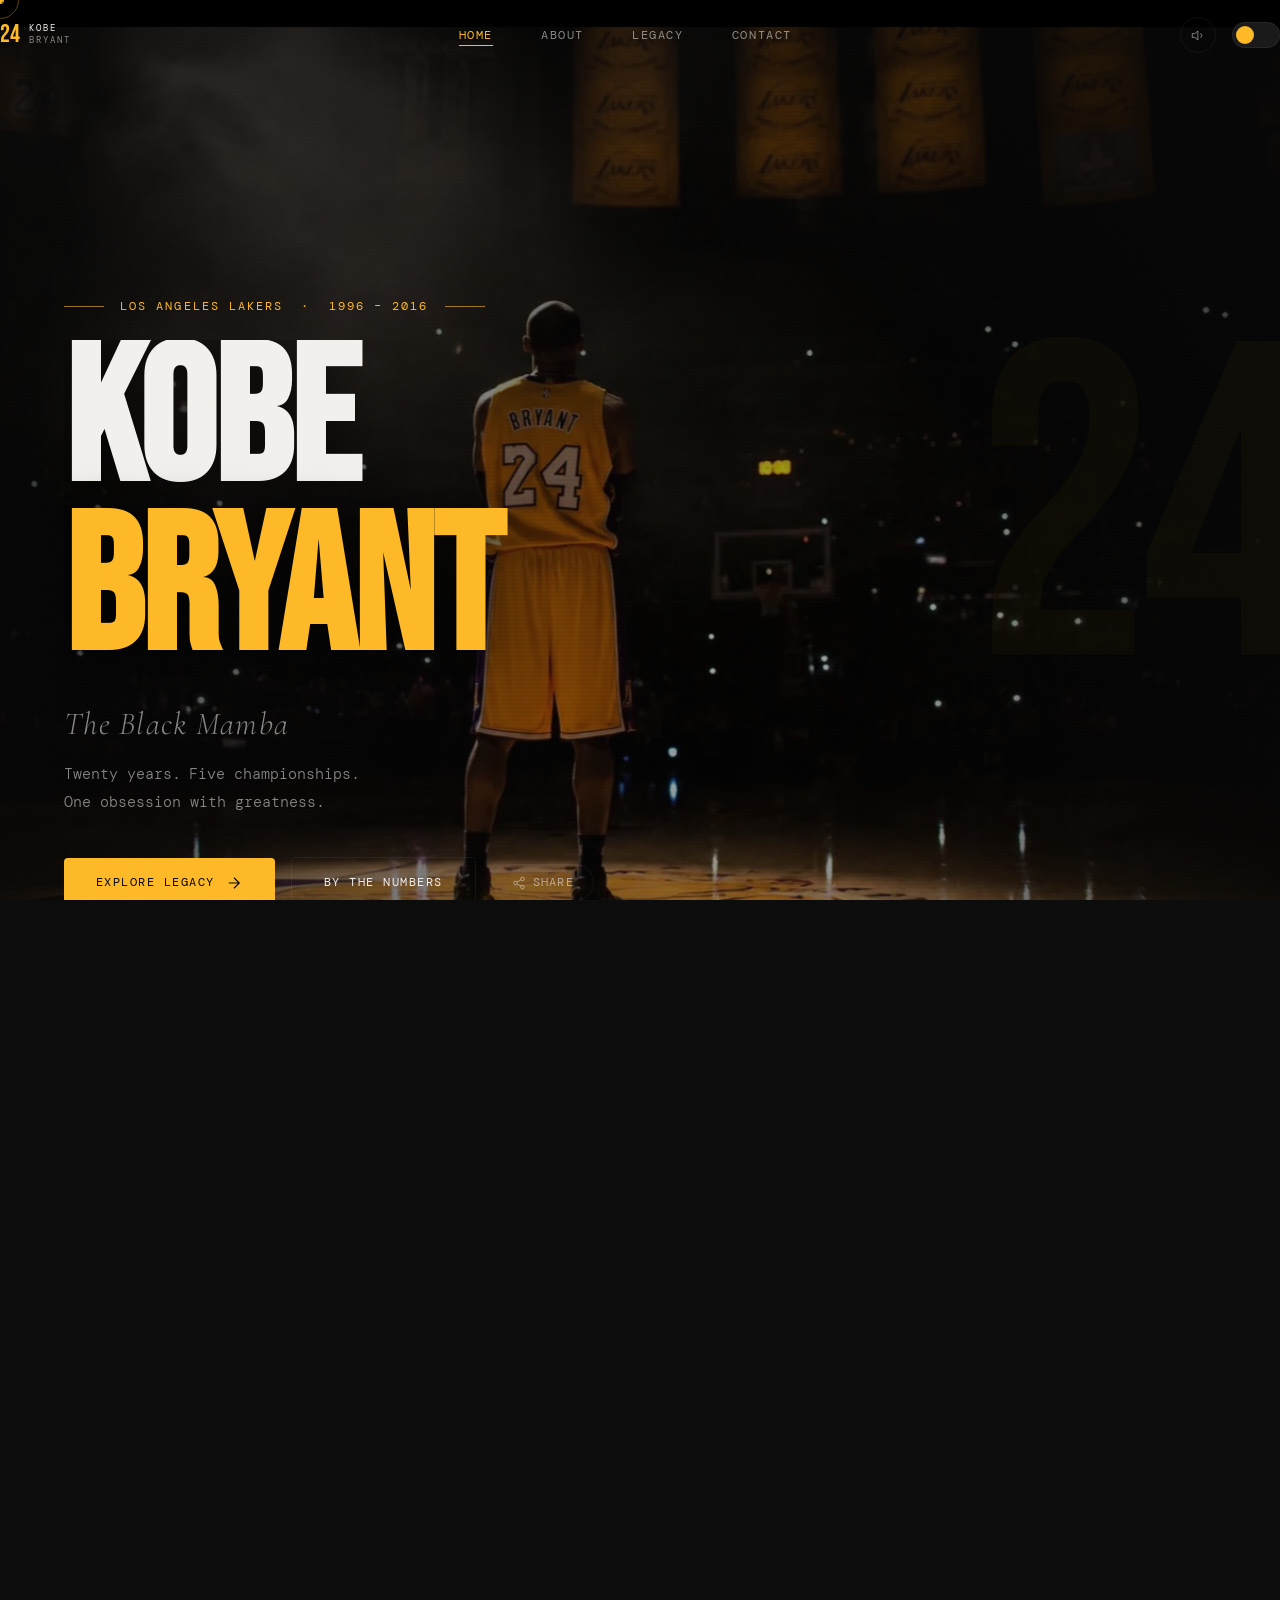
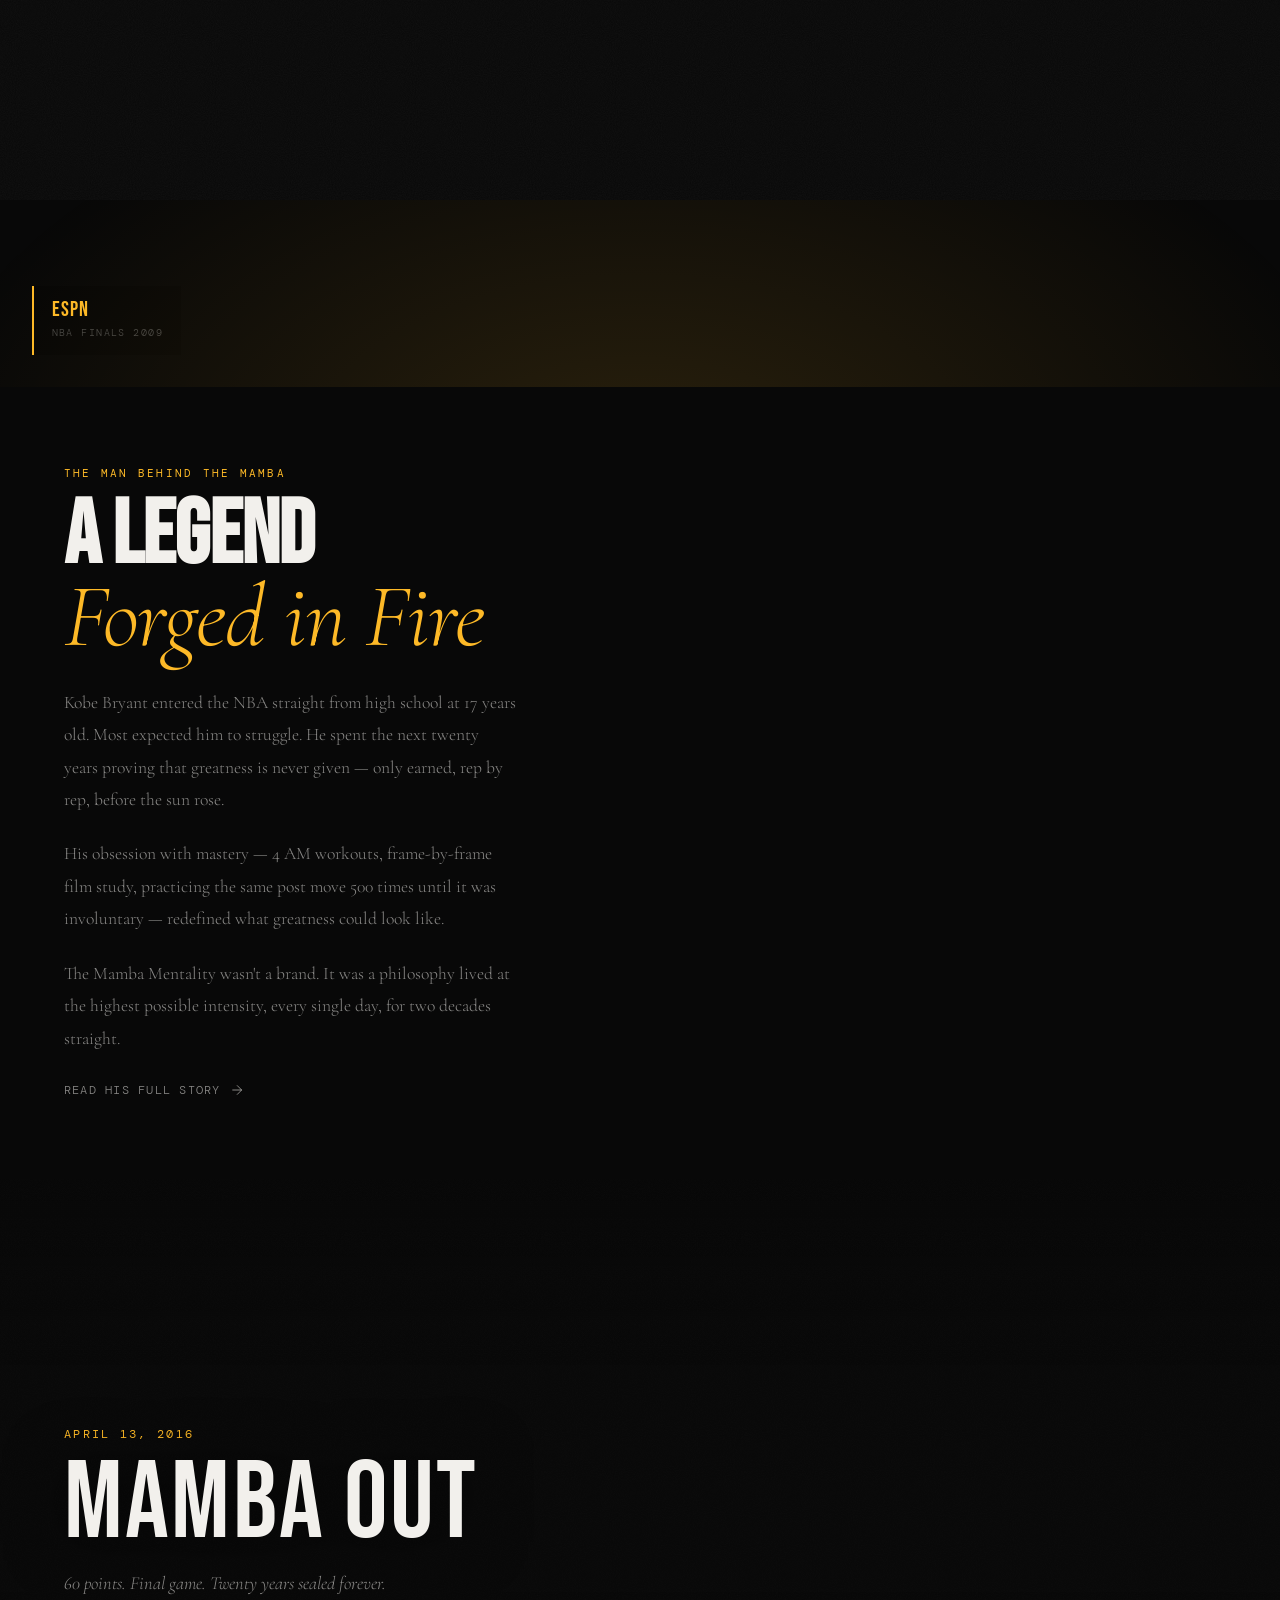
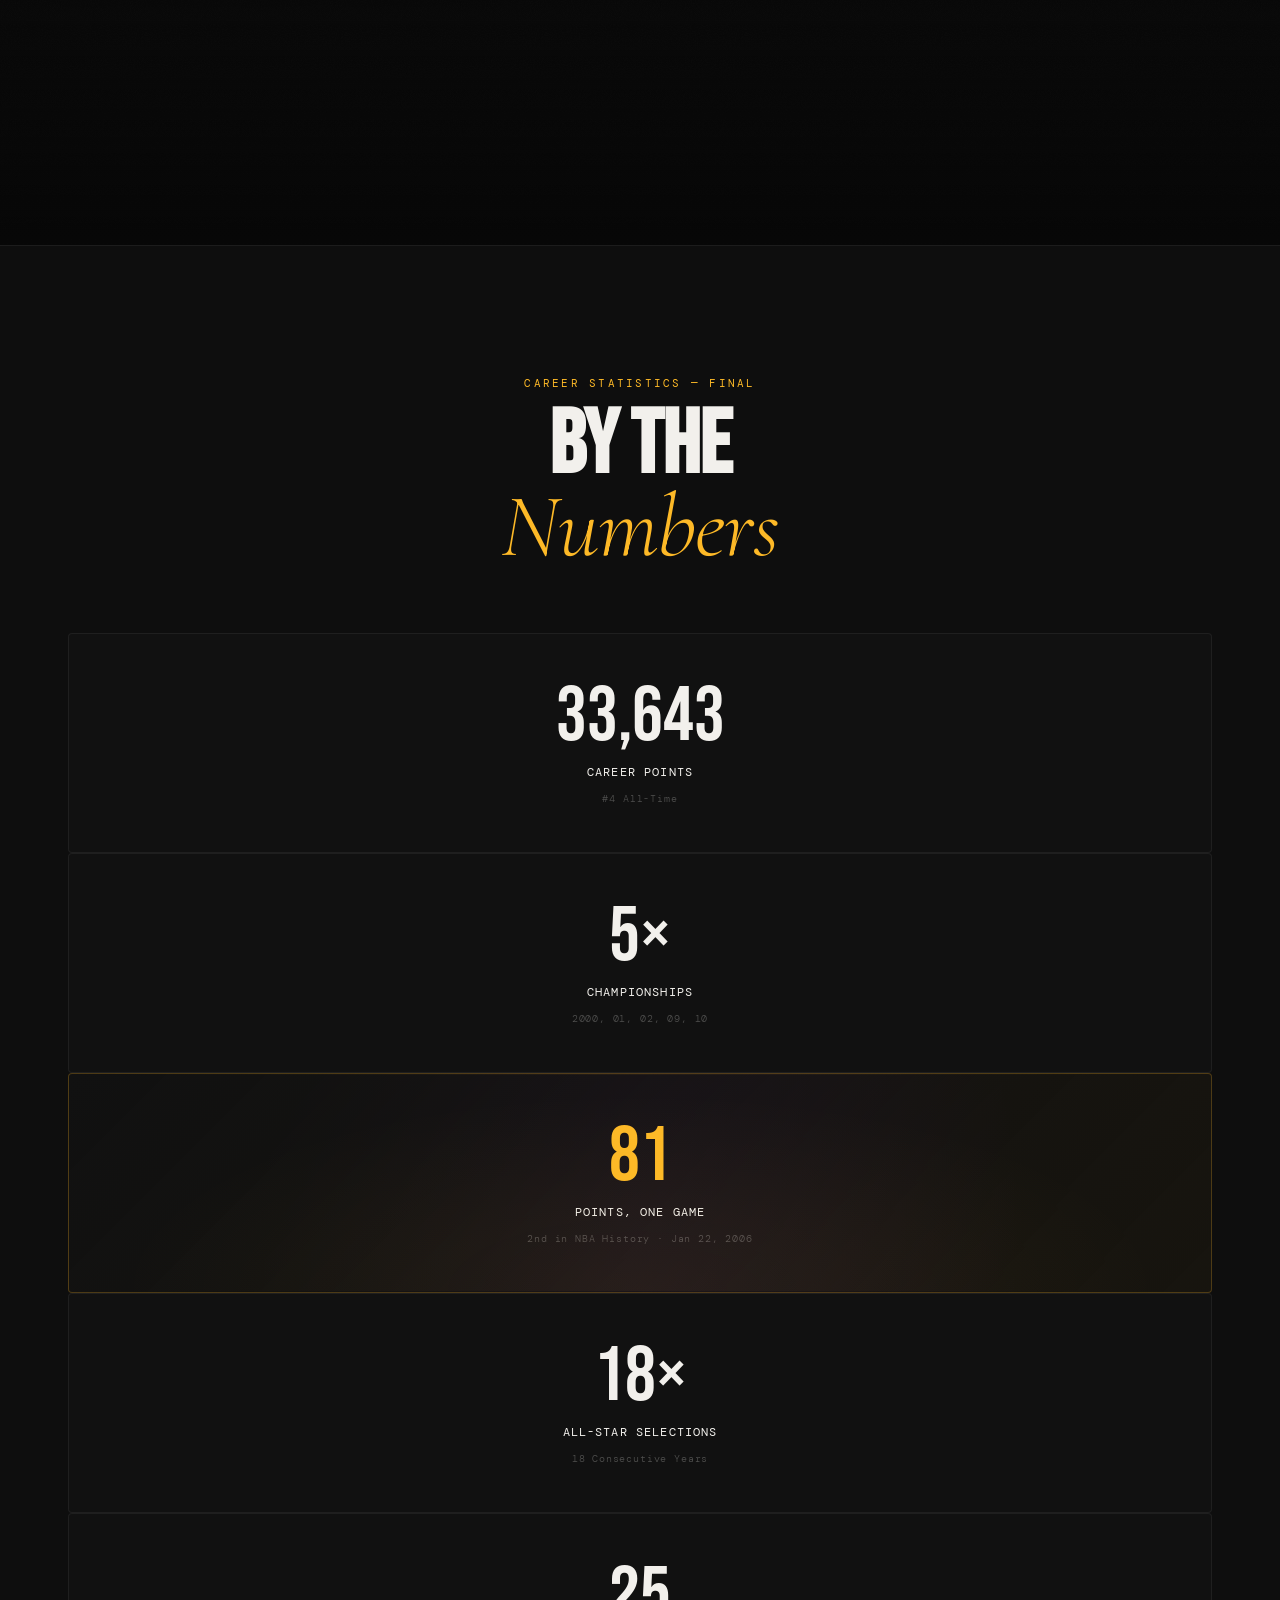
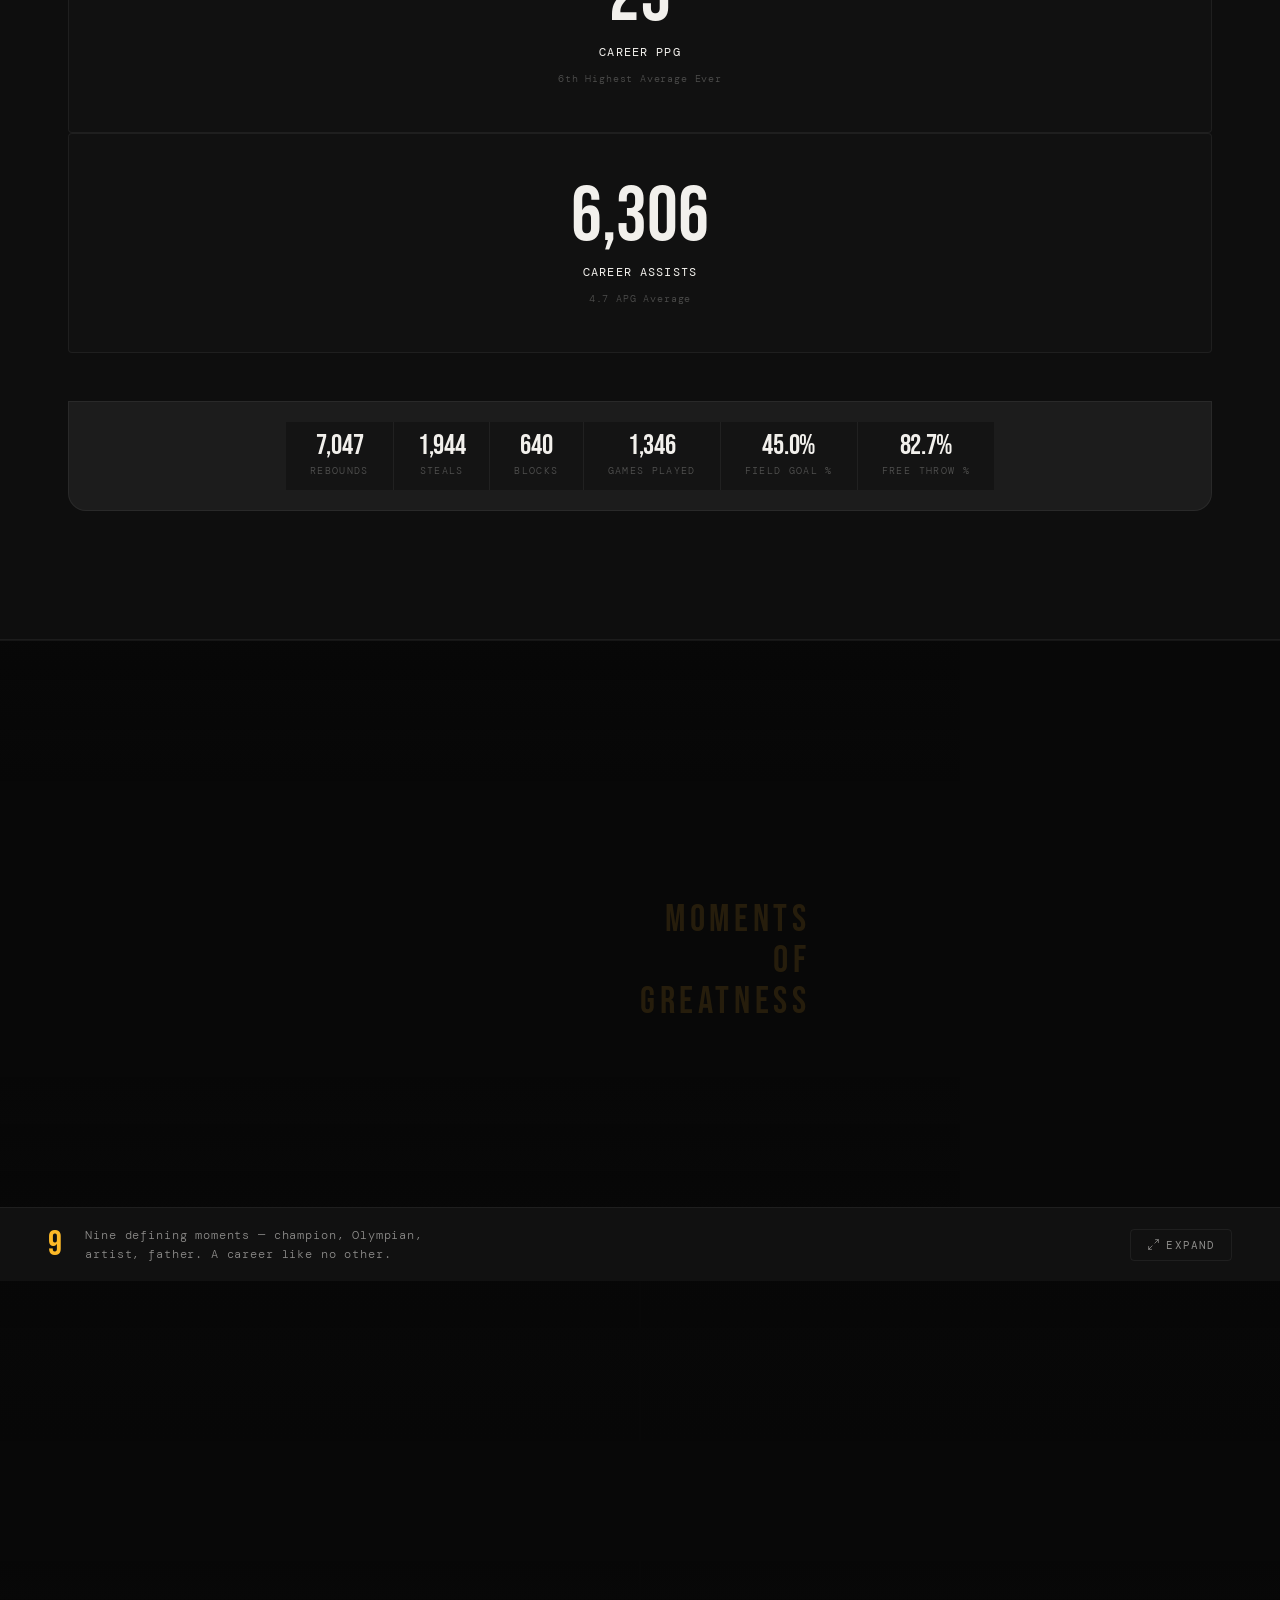
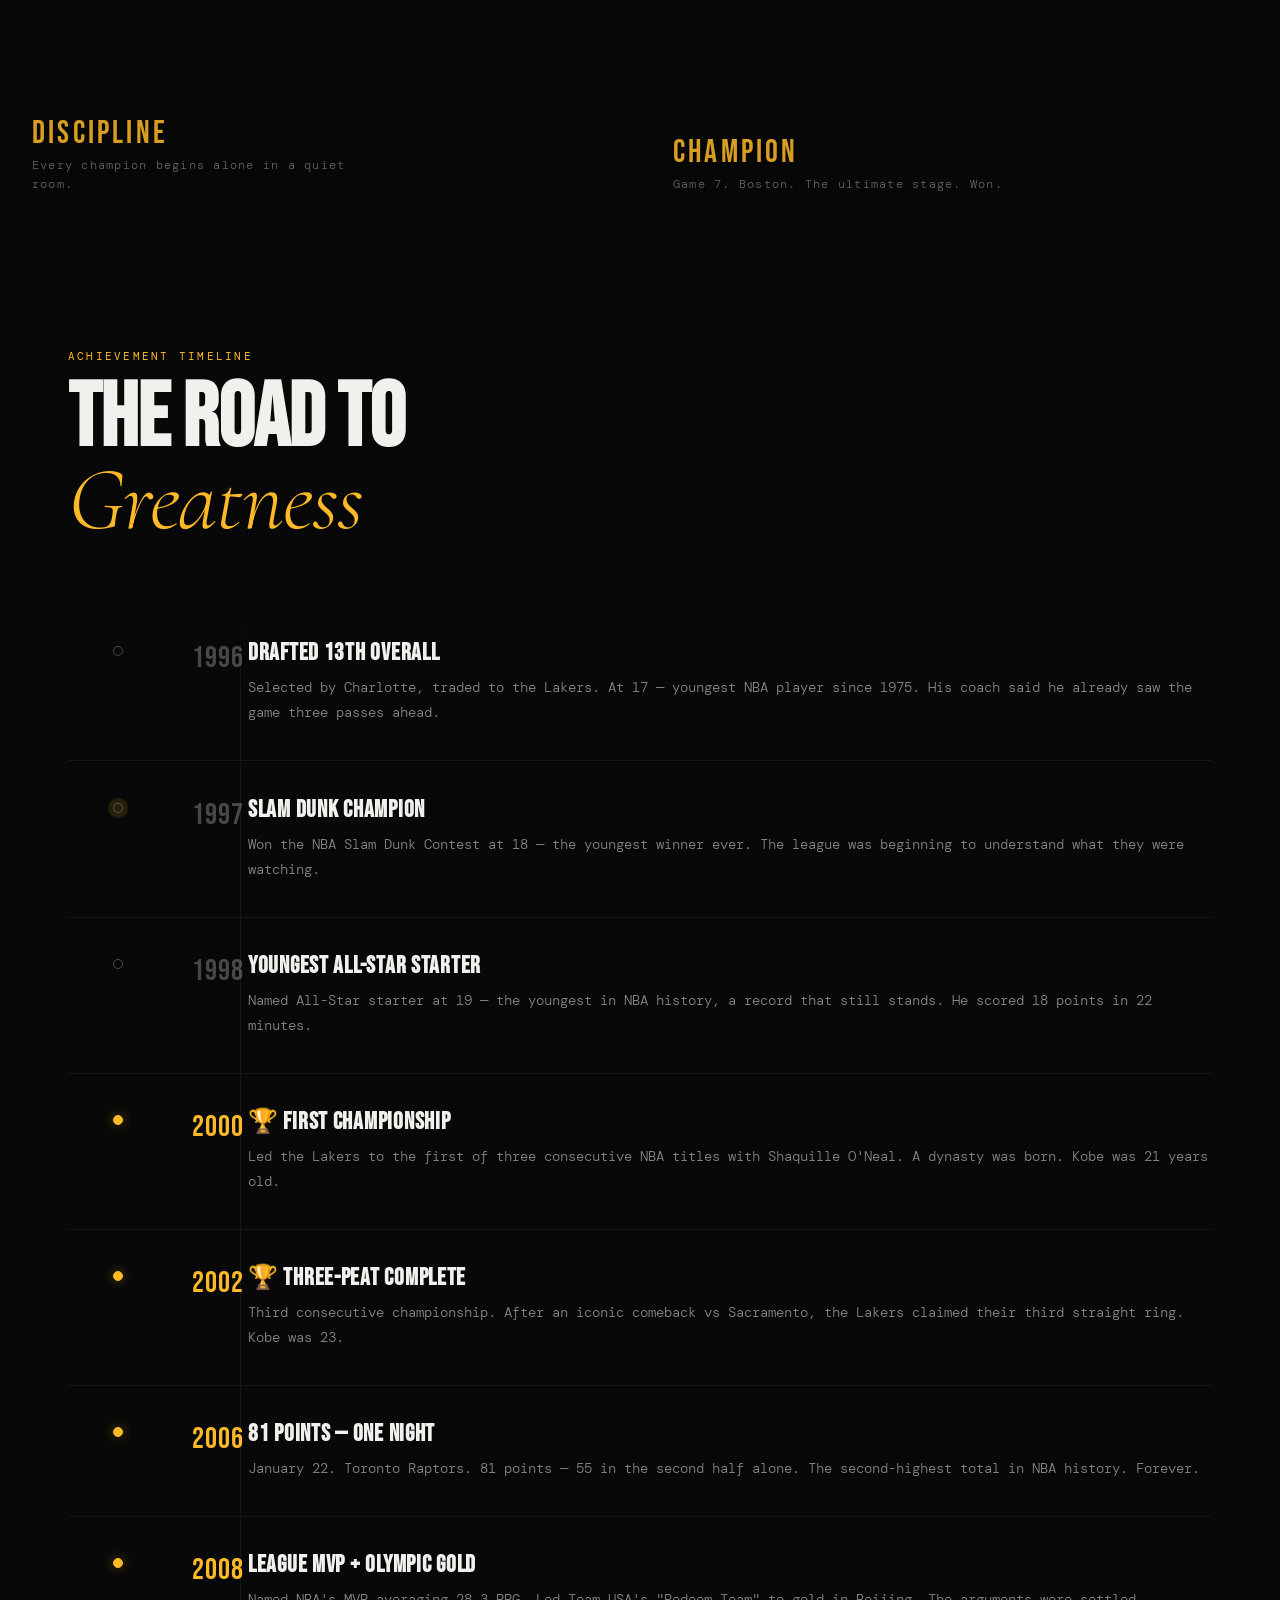
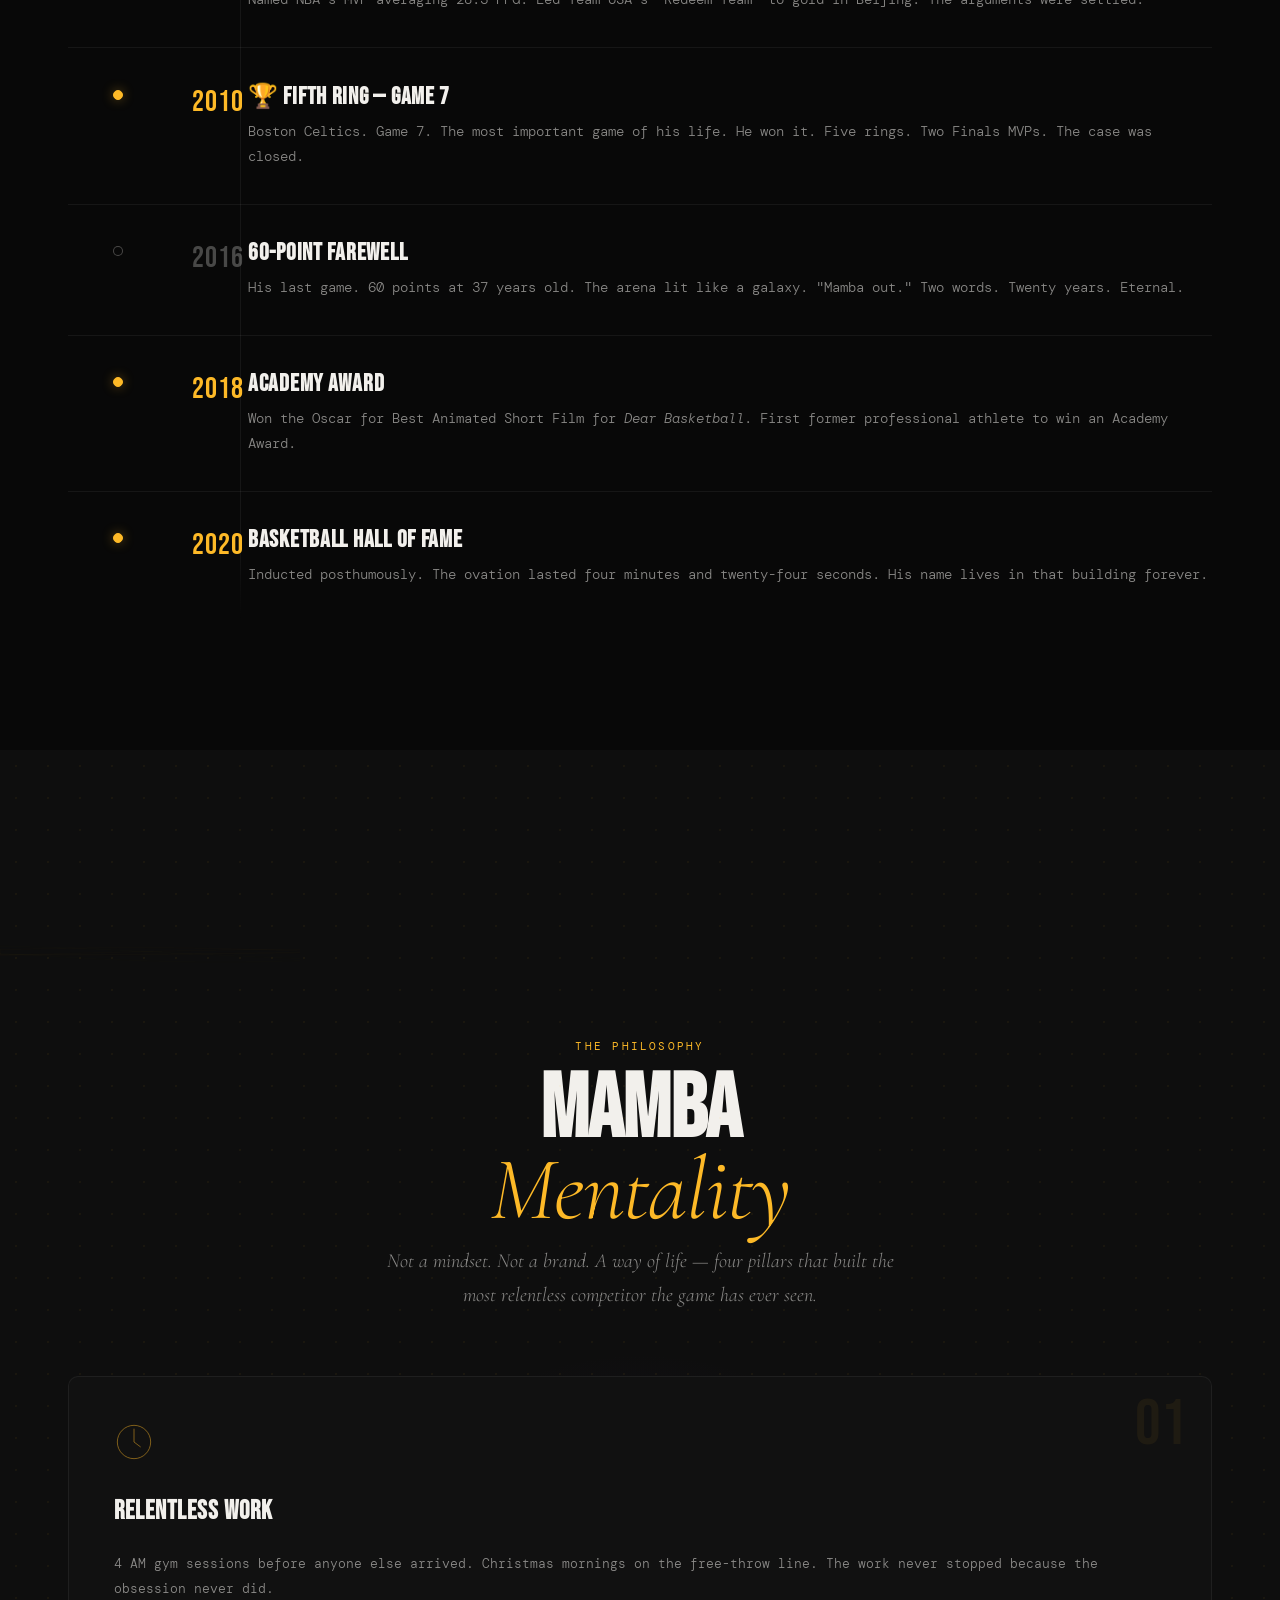
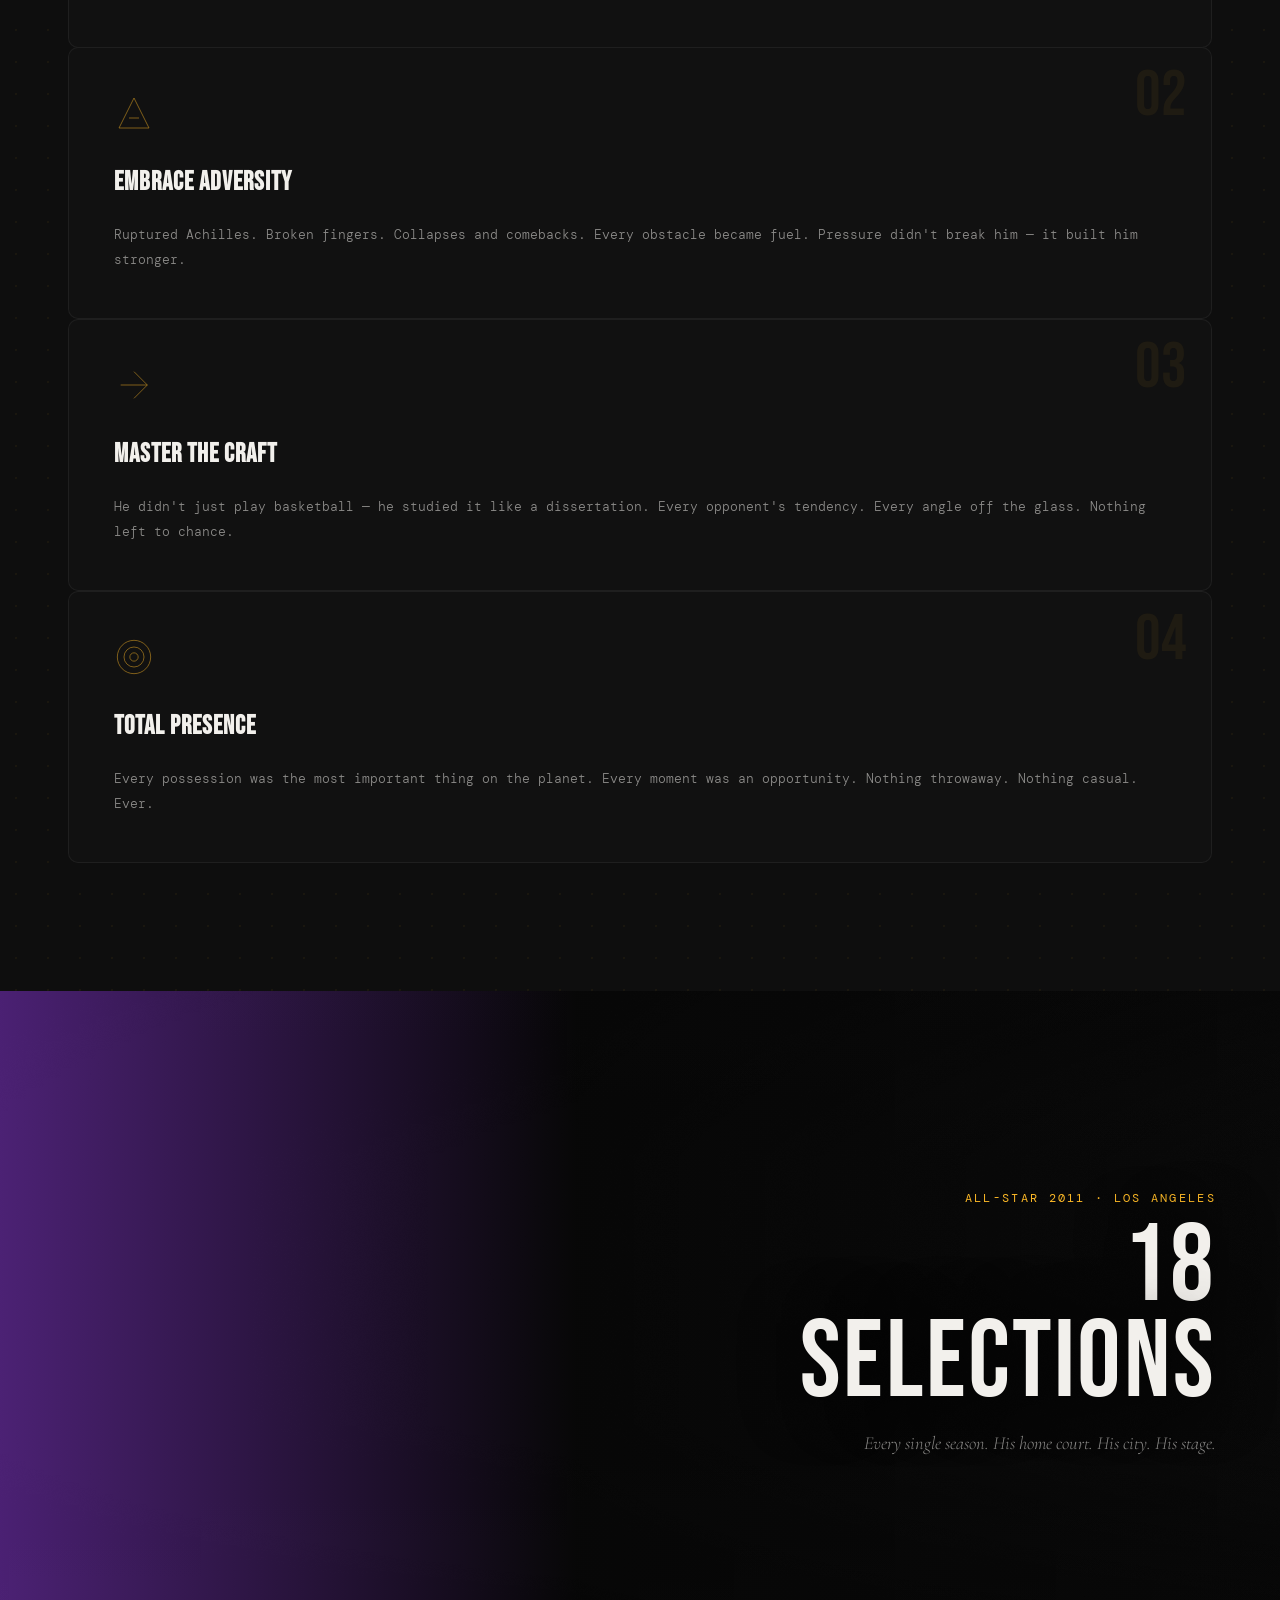
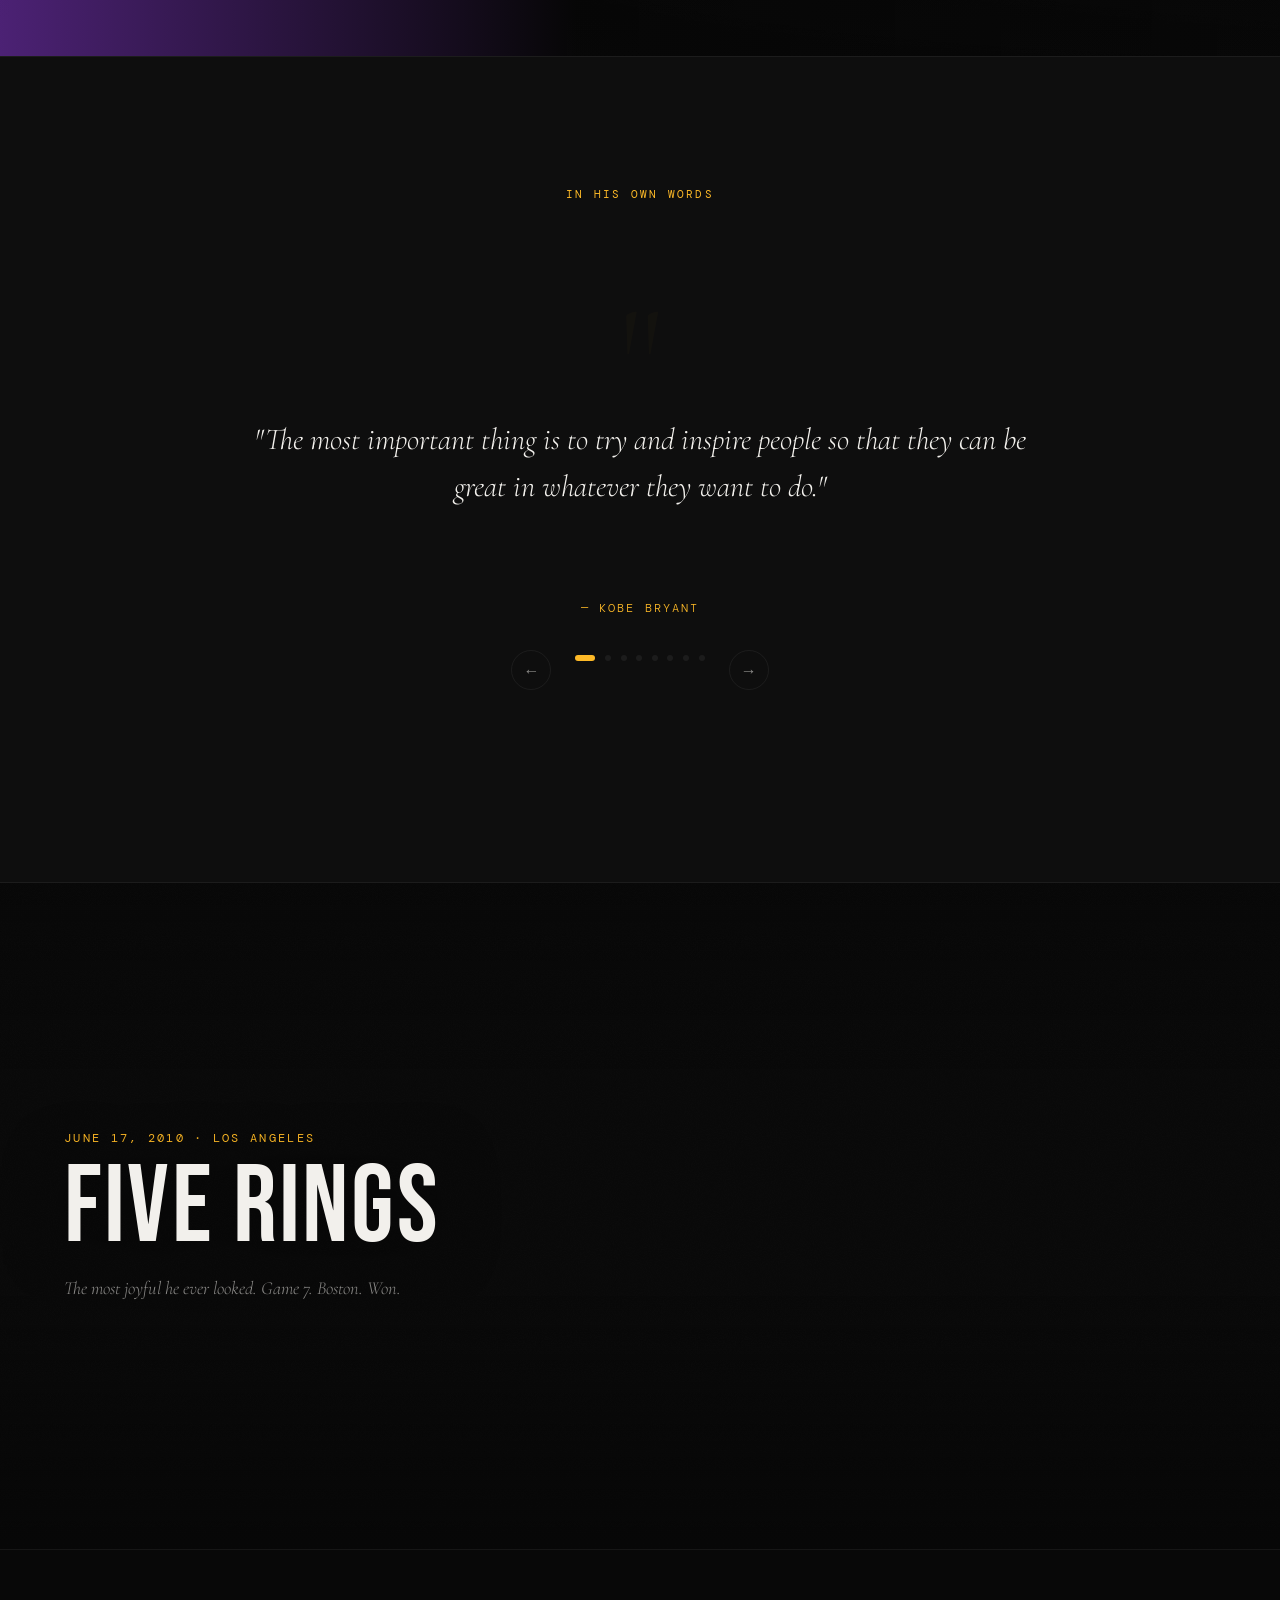
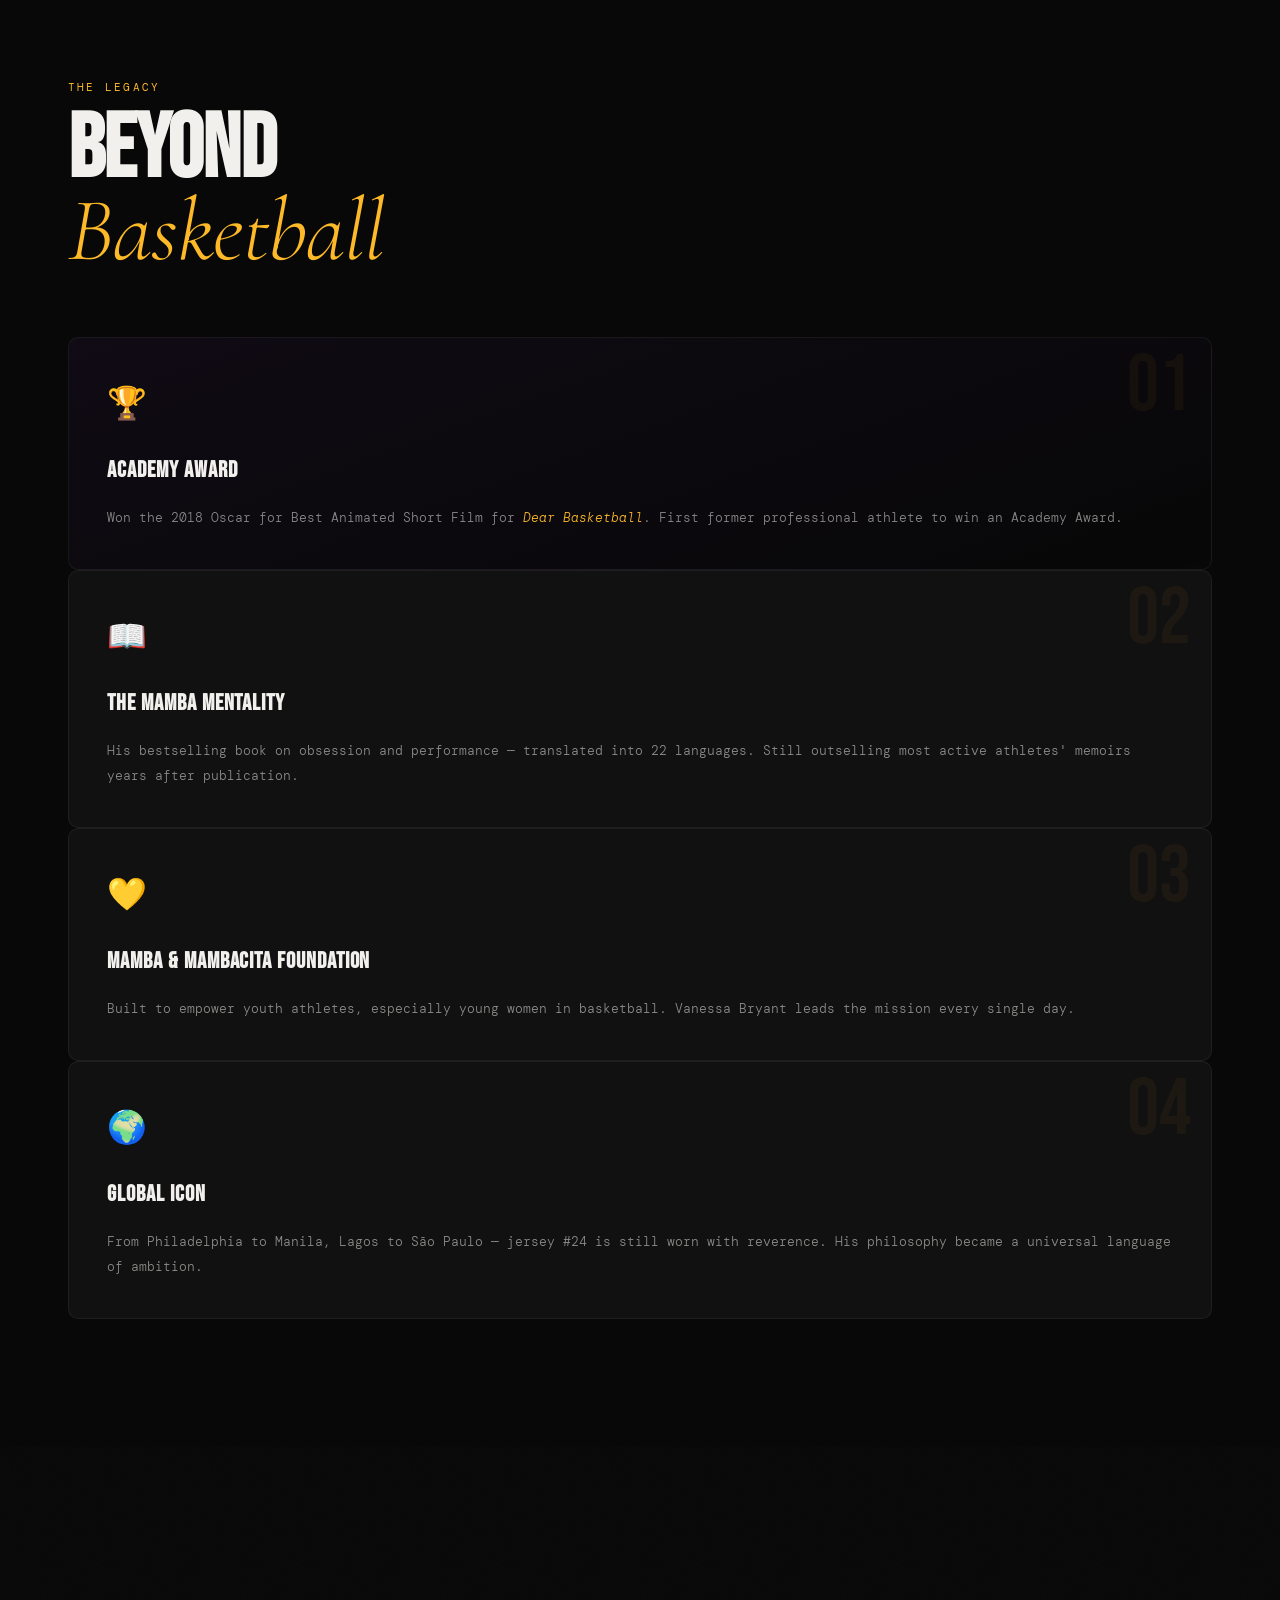
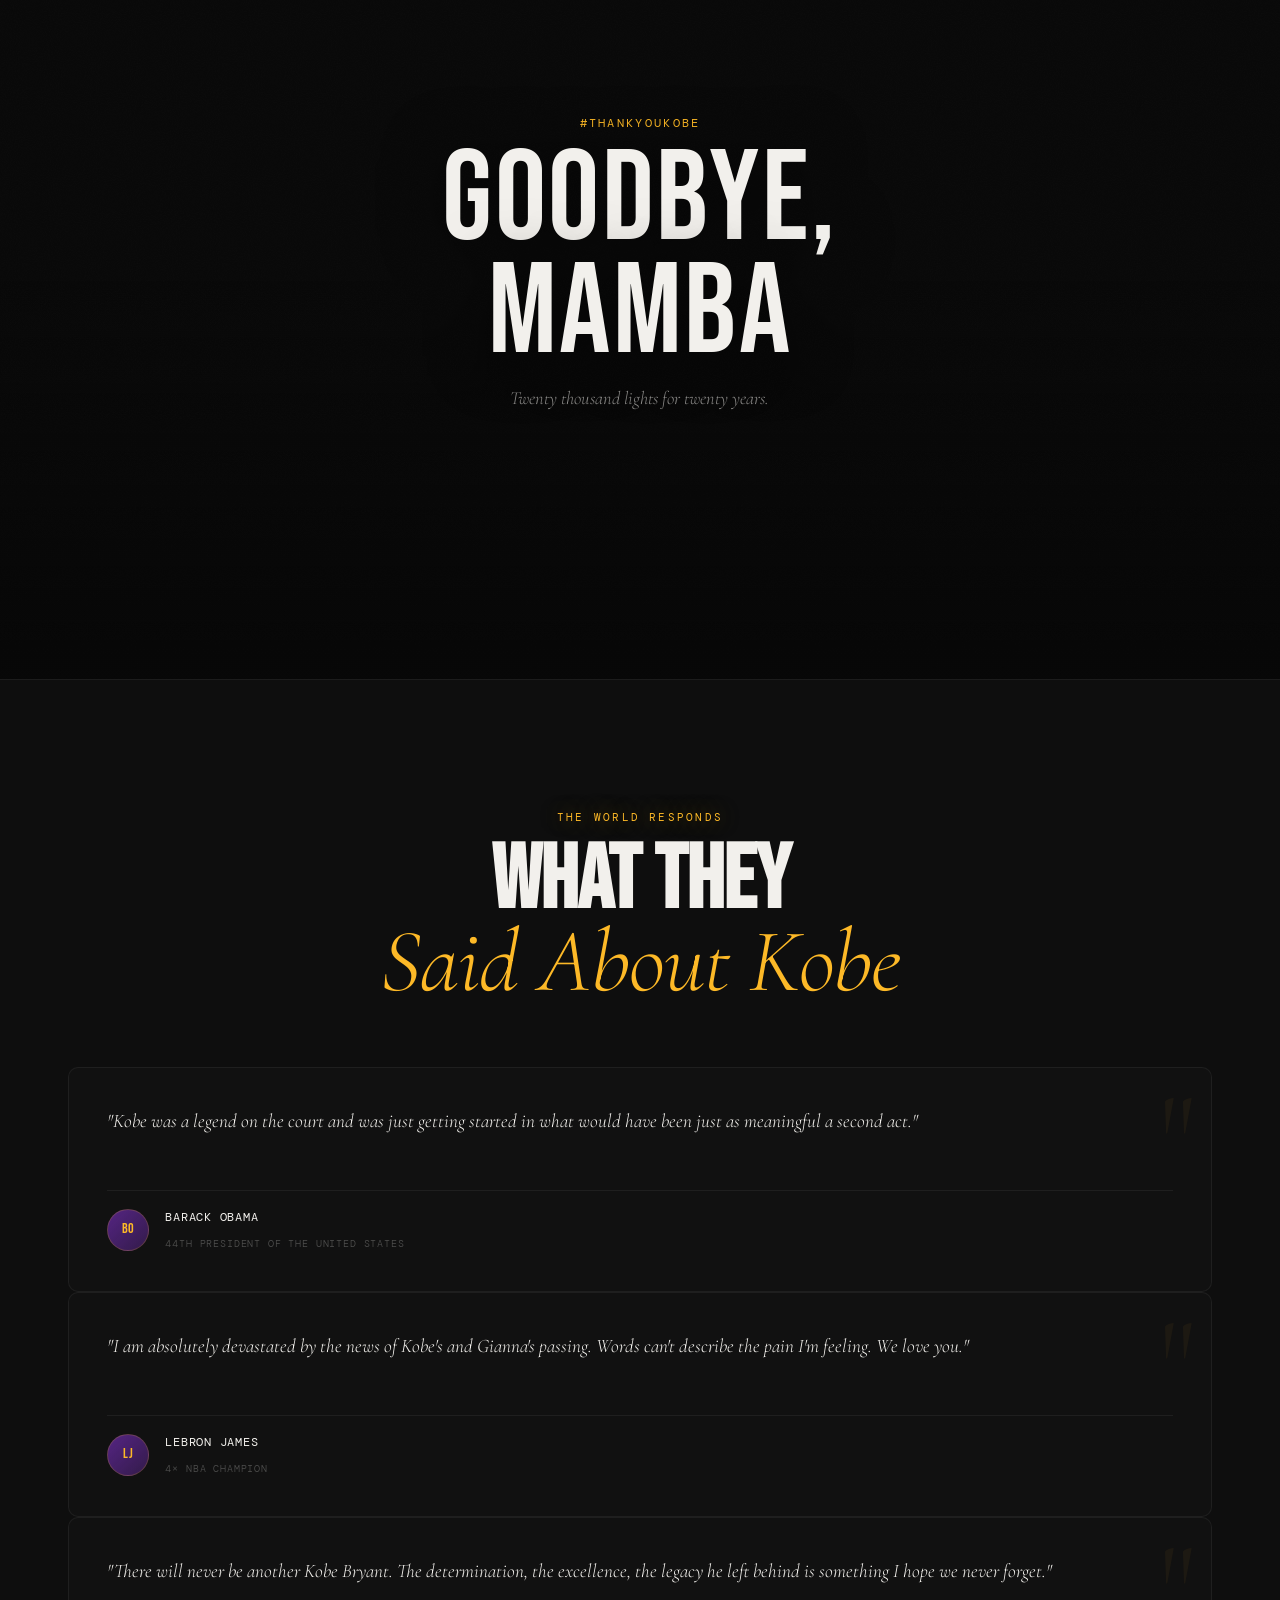
<file: index.html>
<!DOCTYPE html>
<html lang="en" data-theme="dark">
<head>
  <meta charset="UTF-8"/>
  <meta name="viewport" content="width=device-width,initial-scale=1"/>
  <meta name="description" content="Kobe Bryant — The Black Mamba. A cinematic tribute to twenty years, five championships, and one obsession with greatness."/>
  <title>KOBE BRYANT — The Black Mamba</title>
  <meta property="og:title" content="KOBE BRYANT — The Black Mamba"/>
  <meta property="og:description" content="A cinematic tribute to twenty years, five championships, and one obsession with greatness."/>
  <meta property="og:type" content="website"/>
  <meta name="theme-color" content="#080808"/>
  <link rel="canonical" href="https://kobe-tribute.com/index.html"/>
  <meta name="robots" content="index, follow"/>
  <meta property="og:image" content="img/img-spotlight.png"/>
  <meta property="og:url" content="https://kobe-tribute.com/index.html"/>
  <meta name="twitter:card" content="summary_large_image"/>
  <meta name="twitter:title" content="KOBE BRYANT — The Black Mamba"/>
  <meta name="twitter:description" content="A cinematic tribute to twenty years, five championships, and one obsession with greatness."/>
  <meta name="twitter:image" content="img/img-spotlight.png"/>
  <link rel="preconnect" href="https://fonts.googleapis.com"/>
  <link rel="preconnect" href="https://fonts.gstatic.com" crossorigin/>
  <link href="https://fonts.googleapis.com/css2?family=Bebas+Neue&family=Cormorant+Garamond:ital,wght@0,300;0,400;0,600;1,300;1,600&family=DM+Mono:wght@300;400&display=swap" rel="stylesheet"/>
  <link rel="stylesheet" href="styles.css"/>
  <link rel="stylesheet" href="images.css"/>
  <script type="application/ld+json">
  {
    "@context": "https://schema.org",
    "@type": "WebPage",
    "name": "Kobe Bryant — The Black Mamba",
    "description": "A cinematic tribute to twenty years, five championships, and one obsession with greatness.",
    "about": {
      "@type": "Person",
      "name": "Kobe Bean Bryant",
      "birthDate": "1978-08-23",
      "deathDate": "2020-01-26",
      "birthPlace": "Philadelphia, Pennsylvania",
      "jobTitle": "Professional Basketball Player",
      "award": ["5× NBA Champion", "NBA MVP 2008", "2× Finals MVP", "18× NBA All-Star", "Hall of Fame 2020", "Academy Award 2018"],
      "url": "https://kobe-tribute.com/"
    }
  }
  </script>
</head>
<body>

<a href="#main" class="skip-link">Skip to content</a>

<!-- LOADER -->
<div id="loader" aria-label="Loading" role="status">
  <div class="ldr-bg"></div>
  <div class="ldr-content">
    <div class="ldr-num">24</div>
    <div class="ldr-name">KOBE BRYANT</div>
    <div class="ldr-bar"><div class="ldr-fill"></div></div>
    <div class="ldr-years">1978 — 2020</div>
  </div>
</div>

<div id="cur-dot" aria-hidden="true"></div>
<div id="cur-ring" aria-hidden="true"></div>
<div id="scroll-bar" aria-hidden="true"></div>

<!-- NAV -->
<nav id="nav" aria-label="Main navigation">
  <a href="index.html" class="nav-logo" aria-label="Kobe Bryant — Home">
    <span class="nl-num">24</span>
    <div class="nl-text"><span class="nl-k">KOBE</span><span class="nl-b">BRYANT</span></div>
  </a>
  <ul id="nav-menu" role="list">
    <li><a href="index.html" class="nl active" aria-current="page">Home</a></li>
    <li><a href="about.html" class="nl">About</a></li>
    <li><a href="now.html" class="nl">Legacy</a></li>
    <li><a href="contact.html" class="nl">Contact</a></li>
  </ul>
  <div class="nav-right">
    <button id="theme-btn" class="theme-btn" aria-label="Toggle theme"><span class="tb-track"><span class="tb-thumb"></span></span></button>
    <button id="menu-btn" class="menu-btn" aria-label="Open menu" aria-expanded="false"><span></span><span></span></button>
  </div>
</nav>

<main id="main">

<!-- ══ HERO ══════════════════════════════════════════════ -->
<section id="hero" class="s-hero" aria-label="Kobe Bryant — The Black Mamba">
  <canvas id="hero-particles" aria-hidden="true"></canvas>
  <div class="hero-scene" aria-hidden="true">
    <div class="hero-img-layer">
      <picture>
        <source srcset="img/img-spotlight.webp" type="image/webp"/>
        <img src="img-spotlight.png" alt="" class="hero-bg-img img-fill" style="--fp:65% 18%" fetchpriority="high" decoding="sync"/>
      </picture>
    </div>
    <div class="hero-grain"></div>
    <div class="hero-vignette"></div>
    <div class="hero-grad"></div>
    <div class="hero-scan"></div>
    <div class="hero-bar top"></div>
    <div class="hero-bar bottom"></div>
  </div>

  <div class="hero-wm" aria-hidden="true">24</div>

  <div class="hero-content">
    <div class="hero-eyebrow">
      <div class="heb-line"></div>
      <span>Los Angeles Lakers &nbsp;·&nbsp; 1996 – 2016</span>
      <div class="heb-line"></div>
    </div>
    <h1 class="hero-title" aria-label="Kobe Bryant">
      <span class="ht-line" id="ht-kobe">KOBE</span>
      <span class="ht-line ht-gold" id="ht-bryant">BRYANT</span>
    </h1>
    <p class="hero-sub">The Black Mamba</p>
    <p class="hero-tagline">Twenty years.&ensp;Five championships.<br>One obsession with greatness.</p>
    <div class="hero-btns">
      <a href="about.html" class="btn-gold"><span>Explore Legacy</span><svg viewBox="0 0 24 24" fill="none" stroke="currentColor" stroke-width="1.5" aria-hidden="true"><path d="M5 12h14M12 5l7 7-7 7"/></svg></a>
      <a href="#stats" class="btn-outline">By the Numbers</a>
      <button class="btn-ghost-icon" data-share aria-label="Share this tribute"><svg viewBox="0 0 24 24" fill="none" stroke="currentColor" stroke-width="1.5"><circle cx="18" cy="5" r="3"/><circle cx="6" cy="12" r="3"/><circle cx="18" cy="19" r="3"/><path d="M8.59 13.51l6.83 3.98M15.41 6.51l-6.82 3.98"/></svg>Share</button>
    </div>
  </div>

  <div class="hero-ticker" aria-label="Career highlights">
    <div class="ticker-track" aria-hidden="true">
      <span>5× NBA Champion</span><b>·</b><span>81 Points — One Game</span><b>·</b><span>18× All-Star</span><b>·</b><span>MVP 2007–08</span><b>·</b><span>33,643 Career Points</span><b>·</b><span>2× Finals MVP</span><b>·</b><span>2× Olympic Gold</span><b>·</b><span>4× All-Star Game MVP</span><b>·</b><span>Academy Award Winner</span><b>·</b><span>Hall of Fame 2020</span><b>·</b><span>Mamba Forever 🐍</span><b>·</b>
      <span>5× NBA Champion</span><b>·</b><span>81 Points — One Game</span><b>·</b><span>18× All-Star</span><b>·</b><span>MVP 2007–08</span><b>·</b><span>33,643 Career Points</span><b>·</b><span>2× Finals MVP</span><b>·</b><span>2× Olympic Gold</span><b>·</b><span>4× All-Star Game MVP</span><b>·</b><span>Academy Award Winner</span><b>·</b><span>Hall of Fame 2020</span><b>·</b><span>Mamba Forever 🐍</span><b>·</b>
    </div>
  </div>

  <!-- ══ HERO STATS BAR — anchored data ══════════════════ -->
  <div class="hero-stats-bar" aria-label="Career highlights at a glance">
    <div class="hsb-item">
      <span class="hsb-num">5×</span>
      <span class="hsb-label">Champion</span>
    </div>
    <div class="hsb-sep" aria-hidden="true"></div>
    <div class="hsb-item">
      <span class="hsb-num">81</span>
      <span class="hsb-label">Points, One Game</span>
    </div>
    <div class="hsb-sep" aria-hidden="true"></div>
    <div class="hsb-item">
      <span class="hsb-num">18×</span>
      <span class="hsb-label">All-Star</span>
    </div>
    <div class="hsb-sep" aria-hidden="true"></div>
    <div class="hsb-item">
      <span class="hsb-num">20</span>
      <span class="hsb-label">Seasons</span>
    </div>
  </div>

  <div class="hero-scroll" aria-hidden="true"><div class="hs-mouse"><div class="hs-wheel"></div></div><span>Scroll</span></div>
</section>

<!-- ══ INTRO SPLIT ════════════════════════════════════════ -->
<section id="intro" class="s-intro reveal-section" aria-labelledby="intro-h">
  <div class="intro-img-col">
    <div class="intro-img-sticky">
      <picture>
        <source srcset="img/img-espn.webp" type="image/webp"/>
        <img src="img-espn.png" alt="Kobe Bryant on the ESPN Magazine cover — NBA Finals 2009 preview, walking through the Staples Center tunnel under championship banners" class="intro-img img-fill" style="--fp:50% 15%" loading="lazy"/>
      </picture>
      <div class="intro-img-badge"><span class="iib-top">ESPN</span><span class="iib-bot">NBA Finals 2009</span></div>
      <div class="intro-img-glow" aria-hidden="true"></div>
    </div>
  </div>
  <div class="intro-text-col">
    <div class="intro-inner stagger-parent">
      <div class="section-eyebrow stagger-child">The Man Behind the Mamba</div>
      <h2 class="section-title stagger-child" id="intro-h">A Legend<br><em>Forged in Fire</em></h2>
      <p class="body-copy stagger-child">Kobe Bryant entered the NBA straight from high school at 17 years old. Most expected him to struggle. He spent the next twenty years proving that greatness is never given — only earned, rep by rep, before the sun rose.</p>
      <p class="body-copy stagger-child">His obsession with mastery — 4 AM workouts, frame-by-frame film study, practicing the same post move 500 times until it was involuntary — redefined what greatness could look like.</p>
      <p class="body-copy stagger-child">The Mamba Mentality wasn't a brand. It was a philosophy lived at the highest possible intensity, every single day, for two decades straight.</p>
      <a href="about.html" class="text-arrow stagger-child">Read his full story <svg viewBox="0 0 24 24" fill="none" stroke="currentColor" stroke-width="1.5" aria-hidden="true"><path d="M5 12h14M12 5l7 7-7 7"/></svg></a>
    </div>
  </div>
</section>

<!-- ══ THANK YOU KOBE — cinematic fullbleed ══════════════ -->
<section class="s-fullbleed reveal-section" aria-label="Thank You Kobe — farewell night April 13 2016">
  <div class="fb-img-wrap">
    <picture>
      <source srcset="img/img-thankyou.webp" type="image/webp"/>
      <img src="img-thankyou.png" alt="Kobe Bryant touching his chest in gratitude on his final game night — #ThankYouKobe on the arena scoreboard, confetti falling, crowd in tears" class="fb-img img-fill" style="--fp:52% 28%" loading="lazy"/>
    </picture>
  </div>
  <div class="fb-overlay" aria-hidden="true"></div>
  <div class="fb-content">
    <div class="fbc-eyebrow">April 13, 2016</div>
    <div class="fbc-title">MAMBA OUT</div>
    <div class="fbc-sub">60 points. Final game. Twenty years sealed forever.</div>
  </div>
</section>

<!-- ══ STATISTICS ════════════════════════════════════════ -->
<section id="stats" style="position:relative" class="s-stats reveal-section" aria-labelledby="stats-h">
  <div class="stats-glow" aria-hidden="true"></div>
  <div class="wrap">
    <header class="section-header center stagger-parent">
      <div class="section-eyebrow stagger-child">Career Statistics — Final</div>
      <h2 class="section-title stagger-child" id="stats-h">By The<br><em>Numbers</em></h2>
    </header>
    <div class="stats-grid">
      <div class="stat-card" data-fact="If Kobe scored 25 pts every game for 20 seasons that is 33,250. He actually got 33,643."><div class="sc-pulse" aria-hidden="true"></div><span class="sc-num" data-target="33643" data-suffix="">0</span><span class="sc-label">Career Points</span><span class="sc-note">#4 All-Time</span></div>
      <div class="stat-card" data-fact="5 rings across three decades — 2000s dynasty, 2009, and 2010. Sustained greatness."><div class="sc-pulse" aria-hidden="true"></div><span class="sc-num" data-target="5" data-suffix="×">0</span><span class="sc-label">Championships</span><span class="sc-note">2000, 01, 02, 09, 10</span></div>
      <div class="stat-card stat-card-hero" data-fact="81 points vs Toronto, Jan 22 2006. He scored 55 in the second half alone — more than most players score in full games."><div class="sc-pulse" aria-hidden="true"></div><span class="sc-num" data-target="81">0</span><span class="sc-label">Points, One Game</span><span class="sc-note">2nd in NBA History · Jan 22, 2006</span></div>
      <div class="stat-card" data-fact="18 consecutive All-Star selections — every single season from 1998 to 2016. Never missed once."><div class="sc-pulse" aria-hidden="true"></div><span class="sc-num" data-target="18" data-suffix="×">0</span><span class="sc-label">All-Star Selections</span><span class="sc-note">18 Consecutive Years</span></div>
      <div class="stat-card" data-fact="25.0 PPG career average — 6th highest in NBA history, behind only legends like MJ and Wilt."><div class="sc-pulse" aria-hidden="true"></div><span class="sc-num" data-target="25">0</span><span class="sc-label">Career PPG</span><span class="sc-note">6th Highest Average Ever</span></div>
      <div class="stat-card" data-fact="6,306 career assists — 4.7 per game. A scoring machine who elevated everyone around him."><div class="sc-pulse" aria-hidden="true"></div><span class="sc-num" data-target="6306" data-suffix="">0</span><span class="sc-label">Career Assists</span><span class="sc-note">4.7 APG Average</span></div>
    </div>
    <div class="stats-mini">
      <div class="sm-item"><span class="sm-v">7,047</span><span class="sm-l">Rebounds</span></div>
      <div class="sm-item"><span class="sm-v">1,944</span><span class="sm-l">Steals</span></div>
      <div class="sm-item"><span class="sm-v">640</span><span class="sm-l">Blocks</span></div>
      <div class="sm-item"><span class="sm-v">1,346</span><span class="sm-l">Games Played</span></div>
      <div class="sm-item"><span class="sm-v">45.0%</span><span class="sm-l">Field Goal %</span></div>
      <div class="sm-item"><span class="sm-v">82.7%</span><span class="sm-l">Free Throw %</span></div>
    </div>
  </div>
</section>

<!-- ══ GALLERY ════════════════════════════════════════════ -->
<section id="gallery" class="s-gallery reveal-section" aria-label="Career photo gallery">
  <div class="gallery-label" aria-hidden="true"><span>MOMENTS</span><span>OF</span><span>GREATNESS</span></div>
  <div class="gallery-img-wrap" id="gallery-img-wrap">
    <picture>
      <source srcset="img/img-grid9.webp" type="image/webp"/>
      <img src="img-grid9.png" alt="Nine defining career photographs: Kobe pointing skyward in gold jersey, holding the All-Star MVP trophy, intense purple-jersey close-up, Team USA #10, biting the Lakers jersey, game-winning fist-pump, championship confetti back-view, meditative focus in black, and laughing with Steph Curry at All-Star" class="gallery-img img-fill" style="--fp:50% 50%" loading="lazy" id="gallery-main-img"/>
    </picture>
    <div class="gallery-overlay" aria-hidden="true"></div>
  </div>
  <div class="gallery-caption">
    <span class="gc-num">9</span>
    <span class="gc-text">Nine defining moments — champion, Olympian, artist, father. A career like no other.</span>
    <button class="gc-expand" id="gc-expand" aria-label="View full-size gallery image"><svg viewBox="0 0 24 24" fill="none" stroke="currentColor" stroke-width="1.5"><path d="M15 3h6v6M9 21H3v-6M21 3l-7 7M3 21l7-7"/></svg>Expand</button>
  </div>
</section>

<!-- ══ DIPTYCH — Locker Room + Celtics Championship ══════ -->
<section class="s-diptych reveal-section" aria-label="Private moments and championship glory">
  <div class="dip-panel" data-label="DISCIPLINE" data-caption="Every champion begins alone in a quiet room, doing work no one will ever see.">
    <picture>
      <source srcset="img/img-locker.webp" type="image/webp"/>
      <img src="img-locker.png" alt="Kobe Bryant seated alone in the Lakers locker room in golden warmup suit, head bowed in quiet focus — a DISCIPLINE poster on the wall, his #24 jersey hanging behind him" class="img-fill" style="--fp:50% 30%" loading="lazy"/>
    </picture>
    <div class="dip-overlay" aria-hidden="true"></div>
    <div class="dip-text"><div class="dip-label">DISCIPLINE</div><div class="dip-caption">Every champion begins alone in a quiet room.</div></div>
  </div>
  <div class="dip-panel" data-label="CHAMPION" data-caption="Game 7. Boston Celtics. The ultimate stage. He won.">
    <picture>
      <source srcset="img/img-celtics.webp" type="image/webp"/>
      <img src="img-celtics.png" alt="Kobe Bryant in purple Lakers #24 jersey fist-pumping in triumph against the Boston Celtics — teammates Ron Artest and Pau Gasol celebrating behind him, the 2010 NBA Finals" class="img-fill" style="--fp:50% 35%" loading="lazy"/>
    </picture>
    <div class="dip-overlay" aria-hidden="true"></div>
    <div class="dip-text"><div class="dip-label">CHAMPION</div><div class="dip-caption">Game 7. Boston. The ultimate stage. Won.</div></div>
  </div>
</section>

<!-- ══ TIMELINE ══════════════════════════════════════════ -->
<section id="timeline" style="position:relative" class="s-timeline reveal-section" aria-labelledby="tl-h">
  <div class="wrap">
    <header class="section-header stagger-parent">
      <div class="section-eyebrow stagger-child">Achievement Timeline</div>
      <h2 class="section-title stagger-child" id="tl-h">The Road to<br><em>Greatness</em></h2>
    </header>
    <ol class="tl-list" aria-label="Kobe Bryant career timeline">
      <li class="tl-item"><div class="tl-dot-wrap" aria-hidden="true"><div class="tl-dot"></div></div><time class="tl-yr" datetime="1996">1996</time><div class="tl-body"><h3>Drafted 13th Overall</h3><p>Selected by Charlotte, traded to the Lakers. At 17 — youngest NBA player since 1975. His coach said he already saw the game three passes ahead.</p></div></li>
      <li class="tl-item tl-am-moment"><div class="tl-dot-wrap" aria-hidden="true"><div class="tl-dot"></div></div><time class="tl-yr" datetime="1997">1997</time><div class="tl-body"><h3>Slam Dunk Champion</h3><p>Won the NBA Slam Dunk Contest at 18 — the youngest winner ever. The league was beginning to understand what they were watching.</p></div></li>
      <li class="tl-item"><div class="tl-dot-wrap" aria-hidden="true"><div class="tl-dot"></div></div><time class="tl-yr" datetime="1998">1998</time><div class="tl-body"><h3>Youngest All-Star Starter</h3><p>Named All-Star starter at 19 — the youngest in NBA history, a record that still stands. He scored 18 points in 22 minutes.</p></div></li>
      <li class="tl-item tl-gold"><div class="tl-dot-wrap" aria-hidden="true"><div class="tl-dot"></div></div><time class="tl-yr" datetime="2000">2000</time><div class="tl-body"><h3>🏆 First Championship</h3><p>Led the Lakers to the first of three consecutive NBA titles with Shaquille O'Neal. A dynasty was born. Kobe was 21 years old.</p></div></li>
      <li class="tl-item tl-gold"><div class="tl-dot-wrap" aria-hidden="true"><div class="tl-dot"></div></div><time class="tl-yr" datetime="2002">2002</time><div class="tl-body"><h3>🏆 Three-Peat Complete</h3><p>Third consecutive championship. After an iconic comeback vs Sacramento, the Lakers claimed their third straight ring. Kobe was 23.</p></div></li>
      <li class="tl-item tl-gold"><div class="tl-dot-wrap" aria-hidden="true"><div class="tl-dot"></div></div><time class="tl-yr" datetime="2006">2006</time><div class="tl-body"><h3>81 Points — One Night</h3><p>January 22. Toronto Raptors. 81 points — 55 in the second half alone. The second-highest total in NBA history. Forever.</p></div></li>
      <li class="tl-item tl-gold"><div class="tl-dot-wrap" aria-hidden="true"><div class="tl-dot"></div></div><time class="tl-yr" datetime="2008">2008</time><div class="tl-body"><h3>League MVP + Olympic Gold</h3><p>Named NBA's MVP averaging 28.3 PPG. Led Team USA's "Redeem Team" to gold in Beijing. The arguments were settled.</p></div></li>
      <li class="tl-item tl-gold"><div class="tl-dot-wrap" aria-hidden="true"><div class="tl-dot"></div></div><time class="tl-yr" datetime="2010">2010</time><div class="tl-body"><h3>🏆 Fifth Ring — Game 7</h3><p>Boston Celtics. Game 7. The most important game of his life. He won it. Five rings. Two Finals MVPs. The case was closed.</p></div></li>
      <li class="tl-item"><div class="tl-dot-wrap" aria-hidden="true"><div class="tl-dot"></div></div><time class="tl-yr" datetime="2016">2016</time><div class="tl-body"><h3>60-Point Farewell</h3><p>His last game. 60 points at 37 years old. The arena lit like a galaxy. "Mamba out." Two words. Twenty years. Eternal.</p></div></li>
      <li class="tl-item tl-gold"><div class="tl-dot-wrap" aria-hidden="true"><div class="tl-dot"></div></div><time class="tl-yr" datetime="2018">2018</time><div class="tl-body"><h3>Academy Award</h3><p>Won the Oscar for Best Animated Short Film for <em>Dear Basketball</em>. First former professional athlete to win an Academy Award.</p></div></li>
      <li class="tl-item tl-gold"><div class="tl-dot-wrap" aria-hidden="true"><div class="tl-dot"></div></div><time class="tl-yr" datetime="2020">2020</time><div class="tl-body"><h3>Basketball Hall of Fame</h3><p>Inducted posthumously. The ovation lasted four minutes and twenty-four seconds. His name lives in that building forever.</p></div></li>
    </ol>
  </div>
</section>

<!-- ══ MAMBA MENTALITY ════════════════════════════════════ -->
<section id="mamba" style="position:relative" class="s-mamba reveal-section" aria-labelledby="mamba-h">
  <canvas id="mamba-canvas" aria-hidden="true"></canvas>
  <div class="mamba-bg" aria-hidden="true"><div class="mamba-dots"></div><div class="mamba-glow"></div></div>
  <div class="wrap">
    <header class="section-header center stagger-parent">
      <div class="section-eyebrow stagger-child">The Philosophy</div>
      <h2 class="section-title stagger-child" id="mamba-h">Mamba<br><em>Mentality</em></h2>
      <p class="mamba-lead stagger-child">Not a mindset. Not a brand. A way of life — four pillars that built the most relentless competitor the game has ever seen.</p>
    </header>
    <div class="mamba-cards">
      <div class="mp-card"><div class="mp-n" aria-hidden="true">01</div><svg class="mp-icon" viewBox="0 0 48 48" fill="none" stroke="currentColor" stroke-width=".8" aria-hidden="true"><circle cx="24" cy="24" r="20"/><path d="M24 8v16l8 6"/></svg><h3>Relentless Work</h3><p>4 AM gym sessions before anyone else arrived. Christmas mornings on the free-throw line. The work never stopped because the obsession never did.</p></div>
      <div class="mp-card"><div class="mp-n" aria-hidden="true">02</div><svg class="mp-icon" viewBox="0 0 48 48" fill="none" stroke="currentColor" stroke-width=".8" aria-hidden="true"><path d="M24 6L6 42h36L24 6z"/><path d="M18 30h12"/></svg><h3>Embrace Adversity</h3><p>Ruptured Achilles. Broken fingers. Collapses and comebacks. Every obstacle became fuel. Pressure didn't break him — it built him stronger.</p></div>
      <div class="mp-card"><div class="mp-n" aria-hidden="true">03</div><svg class="mp-icon" viewBox="0 0 48 48" fill="none" stroke="currentColor" stroke-width=".8" aria-hidden="true"><path d="M8 24h32M24 8l16 16-16 16"/></svg><h3>Master the Craft</h3><p>He didn't just play basketball — he studied it like a dissertation. Every opponent's tendency. Every angle off the glass. Nothing left to chance.</p></div>
      <div class="mp-card"><div class="mp-n" aria-hidden="true">04</div><svg class="mp-icon" viewBox="0 0 48 48" fill="none" stroke="currentColor" stroke-width=".8" aria-hidden="true"><circle cx="24" cy="24" r="5"/><circle cx="24" cy="24" r="12"/><circle cx="24" cy="24" r="20"/></svg><h3>Total Presence</h3><p>Every possession was the most important thing on the planet. Every moment was an opportunity. Nothing throwaway. Nothing casual. Ever.</p></div>
    </div>
  </div>
</section>

<!-- ══ ALL-STAR 2011 — cinematic fullbleed ════════════════ -->
<section class="s-fullbleed s-fullbleed-purple reveal-section" aria-label="NBA All-Star 2011 — Los Angeles">
  <div class="fb-img-wrap">
    <picture>
      <source srcset="img/img-allstar2011.webp" type="image/webp"/>
      <img src="img-allstar2011.png" alt="Kobe Bryant entering the NBA All-Star 2011 arena in Los Angeles — thousands of fans' phone flashlights creating a galaxy of light in the darkness, Kobe gazing upward with quiet intensity" class="fb-img img-fill" style="--fp:50% 30%" loading="lazy"/>
    </picture>
  </div>
  <div class="fb-overlay fb-overlay-purple" aria-hidden="true"></div>
  <div class="fb-content fb-content-right">
    <div class="fbc-eyebrow">All-Star 2011 · Los Angeles</div>
    <div class="fbc-title">18<br>SELECTIONS</div>
    <div class="fbc-sub">Every single season. His home court. His city. His stage.</div>
  </div>
</section>

<!-- ══ QUOTE ROTATOR ══════════════════════════════════════ -->
<section id="quotes" class="s-quotes reveal-section" aria-label="Kobe Bryant — In His Own Words">
  <div class="wrap">
    <div class="section-eyebrow" style="text-align:center;margin-bottom:2.5rem">In His Own Words</div>
    <div class="quote-rotator" id="quote-rotator" tabindex="0" role="region" aria-live="polite" aria-label="Quote carousel — use arrow keys">
      <div class="q-mark" aria-hidden="true">"</div>
      <div class="qr-track" id="qr-track">
        <div class="qr-slide active"><blockquote><p>"The most important thing is to try and inspire people so that they can be great in whatever they want to do."</p></blockquote></div>
        <div class="qr-slide"><blockquote><p>"I have nothing in common with lazy people who blame others for their lack of success. Great things come from hard work and perseverance. No excuses."</p></blockquote></div>
        <div class="qr-slide"><blockquote><p>"Everything negative — pressure, challenges — is all an opportunity for me to rise."</p></blockquote></div>
        <div class="qr-slide"><blockquote><p>"If you're afraid to fail, then you're probably going to fail."</p></blockquote></div>
        <div class="qr-slide"><blockquote><p>"I can't relate to lazy people. We don't speak the same language."</p></blockquote></div>
        <div class="qr-slide"><blockquote><p>"The moment you give up is the moment you let someone else win."</p></blockquote></div>
        <div class="qr-slide"><blockquote><p>"Once you know what failure feels like, determination chases success."</p></blockquote></div>
        <div class="qr-slide"><blockquote><p>"Heroes come and go, but legends are forever."</p></blockquote></div>
      </div>
      <cite class="qr-cite">— Kobe Bryant</cite>
      <div class="qr-controls">
        <button class="qr-prev" aria-label="Previous quote">←</button>
        <div class="qr-dots" role="tablist">
          <button class="qr-dot active" role="tab" aria-selected="true" data-idx="0" aria-label="Quote 1"></button>
          <button class="qr-dot" role="tab" aria-selected="false" data-idx="1" aria-label="Quote 2"></button>
          <button class="qr-dot" role="tab" aria-selected="false" data-idx="2" aria-label="Quote 3"></button>
          <button class="qr-dot" role="tab" aria-selected="false" data-idx="3" aria-label="Quote 4"></button>
          <button class="qr-dot" role="tab" aria-selected="false" data-idx="4" aria-label="Quote 5"></button>
          <button class="qr-dot" role="tab" aria-selected="false" data-idx="5" aria-label="Quote 6"></button>
          <button class="qr-dot" role="tab" aria-selected="false" data-idx="6" aria-label="Quote 7"></button>
          <button class="qr-dot" role="tab" aria-selected="false" data-idx="7" aria-label="Quote 8"></button>
        </div>
        <button class="qr-next" aria-label="Next quote">→</button>
      </div>
    </div>
  </div>
</section>

<!-- ══ 2010 CHAMPIONSHIP — trophy fullbleed ══════════════ -->
<section class="s-fullbleed reveal-section" aria-label="2010 NBA Championship celebration">
  <div class="fb-img-wrap">
    <picture>
      <source srcset="img/img-trophy2010.webp" type="image/webp"/>
      <img src="img-trophy2010.png" alt="Kobe Bryant laughing and holding the 2010 NBA Championship Larry O'Brien Trophy with teammates — pure joy after winning his 5th ring in Game 7 against Boston" class="fb-img img-fill" style="--fp:50% 35%" loading="lazy"/>
    </picture>
  </div>
  <div class="fb-overlay" aria-hidden="true"></div>
  <div class="fb-content fb-content-left">
    <div class="fbc-eyebrow">June 17, 2010 · Los Angeles</div>
    <div class="fbc-title">FIVE RINGS</div>
    <div class="fbc-sub">The most joyful he ever looked. Game 7. Boston. Won.</div>
  </div>
</section>

<!-- ══ LEGACY ═════════════════════════════════════════════ -->
<section id="legacy" style="position:relative" class="s-legacy reveal-section" aria-labelledby="leg-h">
  <div class="wrap">
    <header class="section-header stagger-parent">
      <div class="section-eyebrow stagger-child">The Legacy</div>
      <h2 class="section-title stagger-child" id="leg-h">Beyond<br><em>Basketball</em></h2>
    </header>
    <div class="legacy-grid">
      <article class="lc lc-feat"><div class="lc-n" aria-hidden="true">01</div><div class="lc-icon">🏆</div><h3>Academy Award</h3><p>Won the 2018 Oscar for Best Animated Short Film for <em>Dear Basketball</em>. First former professional athlete to win an Academy Award.</p></article>
      <article class="lc"><div class="lc-n" aria-hidden="true">02</div><div class="lc-icon">📖</div><h3>The Mamba Mentality</h3><p>His bestselling book on obsession and performance — translated into 22 languages. Still outselling most active athletes' memoirs years after publication.</p></article>
      <article class="lc"><div class="lc-n" aria-hidden="true">03</div><div class="lc-icon">💛</div><h3>Mamba &amp; Mambacita Foundation</h3><p>Built to empower youth athletes, especially young women in basketball. Vanessa Bryant leads the mission every single day.</p></article>
      <article class="lc"><div class="lc-n" aria-hidden="true">04</div><div class="lc-icon">🌍</div><h3>Global Icon</h3><p>From Philadelphia to Manila, Lagos to São Paulo — jersey #24 is still worn with reverence. His philosophy became a universal language of ambition.</p></article>
    </div>
  </div>
</section>

<!-- ══ WAVE FAREWELL — fullbleed ══════════════════════════ -->
<section class="s-fullbleed fb-tall reveal-section" aria-label="Kobe waving goodbye to 20,000 fans">
  <div class="fb-img-wrap">
    <picture>
      <source srcset="img/img-wave.webp" type="image/webp"/>
      <img src="img-wave.png" alt="Kobe Bryant from behind in #24 Lakers jersey, arm raised waving goodbye to 20,000 fans holding phone flashlights — the Staples Center glowing like a field of stars, #ThankYouKobe on every scoreboard" class="fb-img img-fill" style="--fp:50% 20%" loading="lazy"/>
    </picture>
  </div>
  <div class="fb-overlay fb-overlay-top" aria-hidden="true"></div>
  <div class="fb-content fb-content-center">
    <div class="fbc-eyebrow">#ThankYouKobe</div>
    <div class="fbc-title" style="font-size:clamp(3rem,10vw,9rem)">GOODBYE,<br>MAMBA</div>
    <div class="fbc-sub" style="margin:0 auto">Twenty thousand lights for twenty years.</div>
  </div>
</section>

<!-- ══ TRIBUTES ════════════════════════════════════════════ -->
<section id="tributes" class="s-tributes reveal-section" aria-labelledby="trib-h">
  <div class="wrap">
    <header class="section-header center stagger-parent">
      <div class="section-eyebrow stagger-child">The World Responds</div>
      <h2 class="section-title stagger-child" id="trib-h">What They<br><em>Said About Kobe</em></h2>
    </header>
    <div class="trib-grid">
      <div class="trib-card"><p>"Kobe was a legend on the court and was just getting started in what would have been just as meaningful a second act."</p><div class="trib-who"><div class="trib-av">BO</div><div><strong>Barack Obama</strong><span>44th President of the United States</span></div></div></div>
      <div class="trib-card"><p>"I am absolutely devastated by the news of Kobe's and Gianna's passing. Words can't describe the pain I'm feeling. We love you."</p><div class="trib-who"><div class="trib-av">LJ</div><div><strong>LeBron James</strong><span>4× NBA Champion</span></div></div></div>
      <div class="trib-card"><p>"There will never be another Kobe Bryant. The determination, the excellence, the legacy he left behind is something I hope we never forget."</p><div class="trib-who"><div class="trib-av">MJ</div><div><strong>Michael Jordan</strong><span>6× NBA Champion</span></div></div></div>
      <div class="trib-card"><p>"Kobe was one of the greatest athletes of our time — dedicated, determined, relentless. The Mamba Mentality lives on in all of us."</p><div class="trib-who"><div class="trib-av">SO</div><div><strong>Shaquille O'Neal</strong><span>3× Champion · Kobe's Partner</span></div></div></div>
    </div>
  </div>
</section>

<!-- ══ CTA ═════════════════════════════════════════════════ -->
<section id="cta" class="s-cta reveal-section" aria-label="Explore more">
  <div class="cta-bg" aria-hidden="true">
    <picture>
      <source srcset="img/img-spotlight.webp" type="image/webp"/>
      <img class="img-fill" src="img-spotlight.png" alt="" style="--fp:65% 18%" aria-hidden="true"/>
    </picture>
    <div class="cta-overlay"></div>
  </div>
  <div class="wrap">
    <div class="cta-inner stagger-parent">
      <div class="cta-left">
        <h2 class="stagger-child">Dive Deeper<br>Into the Legend</h2>
        <p class="stagger-child">Explore the full biography, discover his living legacy, and connect with the community.</p>
      </div>
      <nav class="cta-right stagger-child" aria-label="Explore sections">
        <a href="about.html" class="btn-gold"><span>Full Biography</span><svg viewBox="0 0 24 24" fill="none" stroke="currentColor" stroke-width="1.5" aria-hidden="true"><path d="M5 12h14M12 5l7 7-7 7"/></svg></a>
        <a href="now.html" class="btn-outline">Living Legacy</a>
        <a href="contact.html" class="text-arrow">Get in Touch <svg viewBox="0 0 24 24" fill="none" stroke="currentColor" stroke-width="1.5" aria-hidden="true"><path d="M5 12h14M12 5l7 7-7 7"/></svg></a>
        <button class="btn-outline" data-share style="display:inline-flex;align-items:center;gap:.5rem;cursor:pointer"><svg viewBox="0 0 24 24" fill="none" stroke="currentColor" stroke-width="1.5" style="width:15px;height:15px" aria-hidden="true"><circle cx="18" cy="5" r="3"/><circle cx="6" cy="12" r="3"/><circle cx="18" cy="19" r="3"/><path d="M8.59 13.51l6.83 3.98M15.41 6.51l-6.82 3.98"/></svg>Share</button>
      </nav>
    </div>
  </div>
</section>

</main>

<footer class="site-footer">
  <div class="wrap">
    <div class="footer-grid">
      <div class="footer-brand"><span class="fb-num" aria-hidden="true">24</span><div class="fb-text"><span class="fb-name">KOBE BEAN BRYANT</span><span class="fb-dates">August 23, 1978 — January 26, 2020</span></div></div>
      <nav class="footer-nav" aria-label="Footer navigation"><a href="index.html">Home</a><a href="about.html">About</a><a href="now.html">Legacy</a><a href="contact.html">Contact</a></nav>
      <div class="footer-mamba"><span class="fm-text">MAMBA FOREVER</span><span class="fm-nums" aria-hidden="true">8 · 24</span></div>
      <p class="footer-copy">© TanayG. 2025 · Tribute website, not affiliated with the Bryant family or NBA.<br>In loving memory of Kobe &amp; Gianna Bryant 🐍</p>
    </div>
  </div>
</footer>

<button id="back-top" aria-label="Back to top"><svg viewBox="0 0 24 24" fill="none" stroke="currentColor" stroke-width="1.5" aria-hidden="true"><path d="M12 19V5M5 12l7-7 7 7"/></svg></button>

<script src="main.js"></script>
<script src="transition.js"></script>
<script>
(function(){
  /* Quote rotator */
  var slides=$('.qr-slide')||[],dots=$('.qr-dot')||[],prev=$('.qr-prev'),next=$('.qr-next'),wrap=document.getElementById('quote-rotator');
  if(!slides||!slides.length)return;
  var cur=0,timer,paused=false;
  function $$(s){return Array.from(document.querySelectorAll(s));}
  var slides=$$('.qr-slide'),dots=$$('.qr-dot');
  var prev=document.querySelector('.qr-prev'),next=document.querySelector('.qr-next');
  function go(n){slides[cur].classList.remove('active');dots[cur].classList.remove('active');dots[cur].setAttribute('aria-selected','false');cur=((n%slides.length)+slides.length)%slides.length;slides[cur].classList.add('active');dots[cur].classList.add('active');dots[cur].setAttribute('aria-selected','true');}
  function reset(){clearInterval(timer);if(!paused)timer=setInterval(function(){go(cur+1);},5500);}
  dots.forEach(function(d){d.addEventListener('click',function(){go(+d.dataset.idx);reset();});});
  if(prev)prev.addEventListener('click',function(){go(cur-1);reset();});
  if(next)next.addEventListener('click',function(){go(cur+1);reset();});
  var wrap=document.getElementById('quote-rotator');
  if(wrap){
    wrap.addEventListener('keydown',function(e){if(e.key==='ArrowLeft'){go(cur-1);reset();}if(e.key==='ArrowRight'){go(cur+1);reset();}});
    wrap.addEventListener('mouseenter',function(){paused=true;clearInterval(timer);});
    wrap.addEventListener('mouseleave',function(){paused=false;reset();});
  }
  reset();
  /* Gallery lightbox */
  var gcBtn=document.getElementById('gc-expand'),gWrap=document.getElementById('gallery-img-wrap');
  function openLB(){
    var img=gWrap&&gWrap.querySelector('img');if(!img)return;
    var lb=document.createElement('div');lb.className='kb-lightbox';lb.setAttribute('role','dialog');lb.setAttribute('aria-modal','true');lb.setAttribute('aria-label','Photo gallery');
    lb.innerHTML='<div class="lb-backdrop"></div><div class="lb-inner"><picture><source srcset="img/img-grid9.webp" type="image/webp"/><img src="img-grid9.png" alt="'+img.alt+'" class="lb-img"/></picture><button class="lb-close" aria-label="Close"><svg viewBox="0 0 24 24" fill="none" stroke="currentColor" stroke-width="1.5"><path d="M18 6L6 18M6 6l12 12"/></svg></button><p class="lb-caption">Nine defining career photographs — twenty seasons of greatness</p></div>';
    document.body.appendChild(lb);document.body.style.overflow='hidden';
    requestAnimationFrame(function(){requestAnimationFrame(function(){lb.classList.add('lb-open');});});
    function close(){lb.classList.remove('lb-open');setTimeout(function(){lb.remove();document.body.style.overflow='';},420);}
    lb.querySelector('.lb-close').addEventListener('click',close);
    lb.querySelector('.lb-backdrop').addEventListener('click',close);
    document.addEventListener('keydown',function h(e){if(e.key==='Escape'){close();document.removeEventListener('keydown',h);}});
    lb.querySelector('.lb-close').focus();
  }
  if(gcBtn)gcBtn.addEventListener('click',openLB);
  if(gWrap){gWrap.querySelector('img').addEventListener('click',openLB);}
})();
</script>
</body>
</html>
</file>
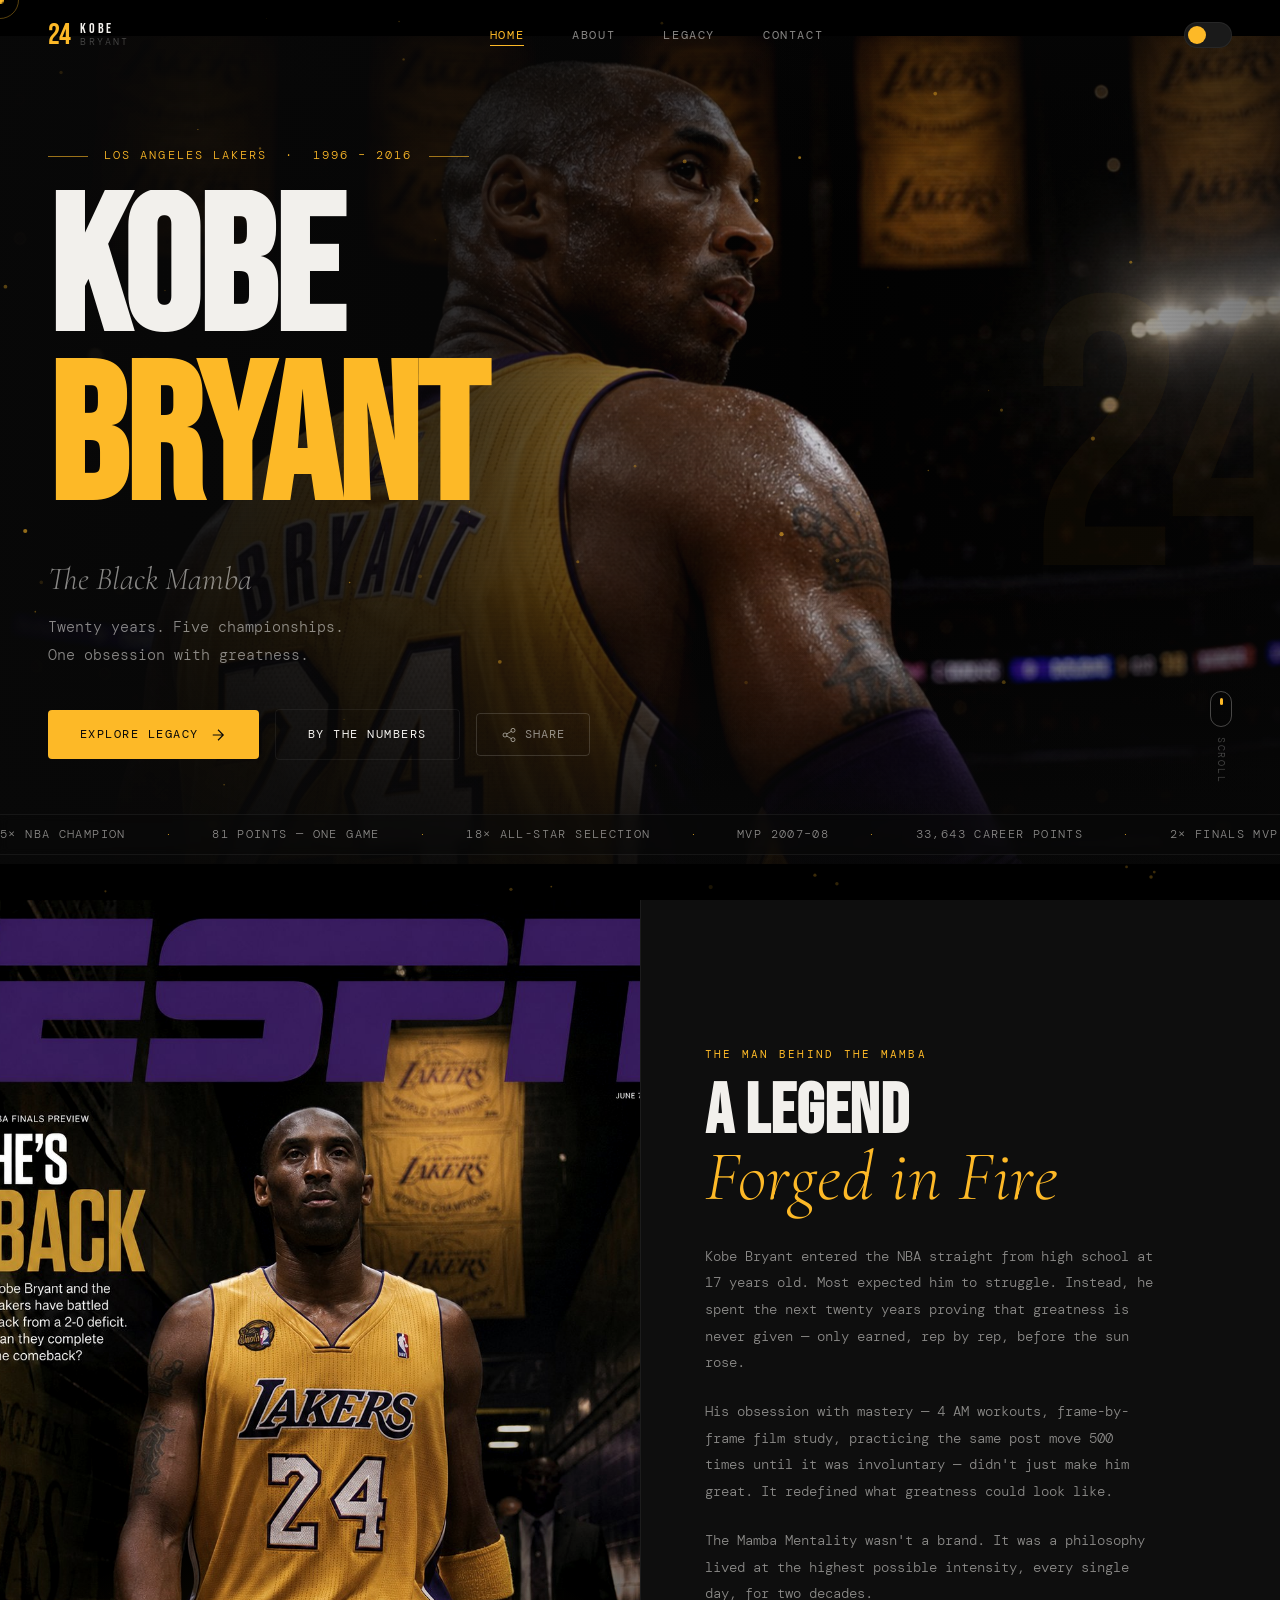
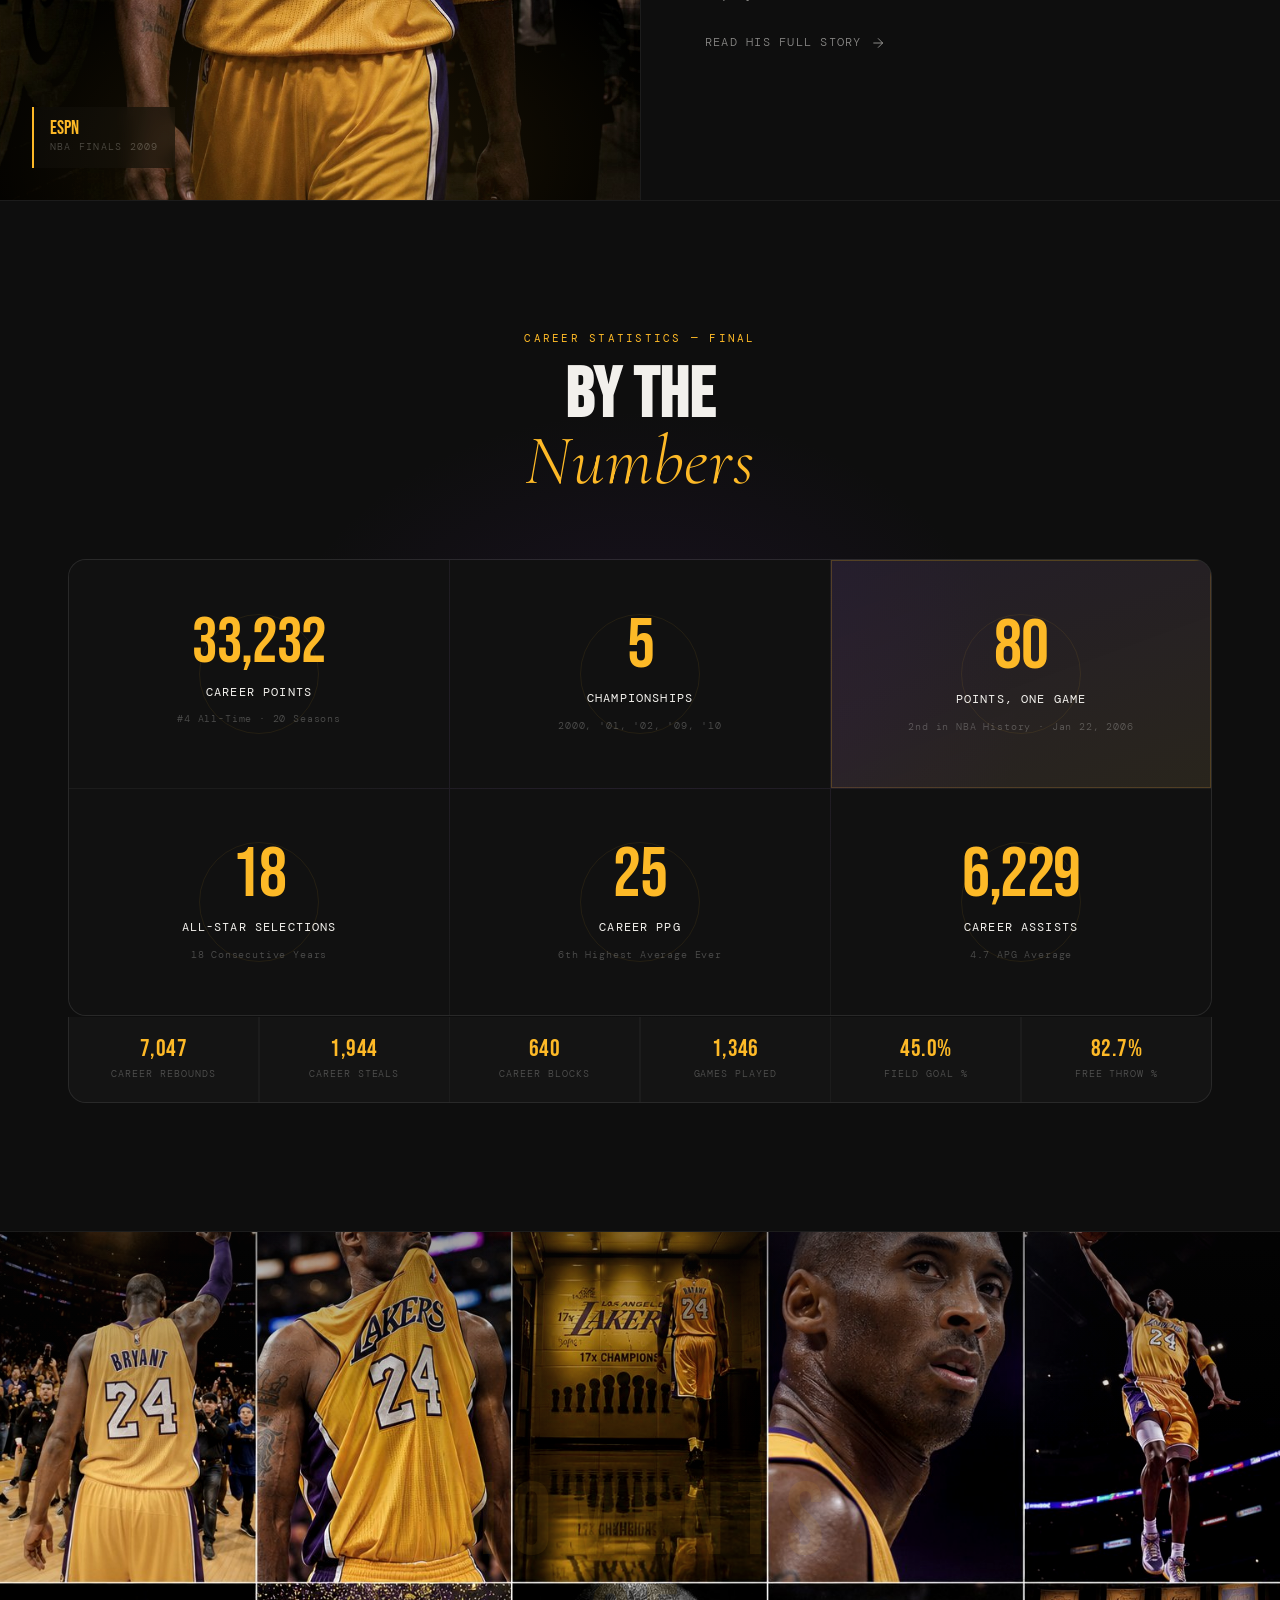
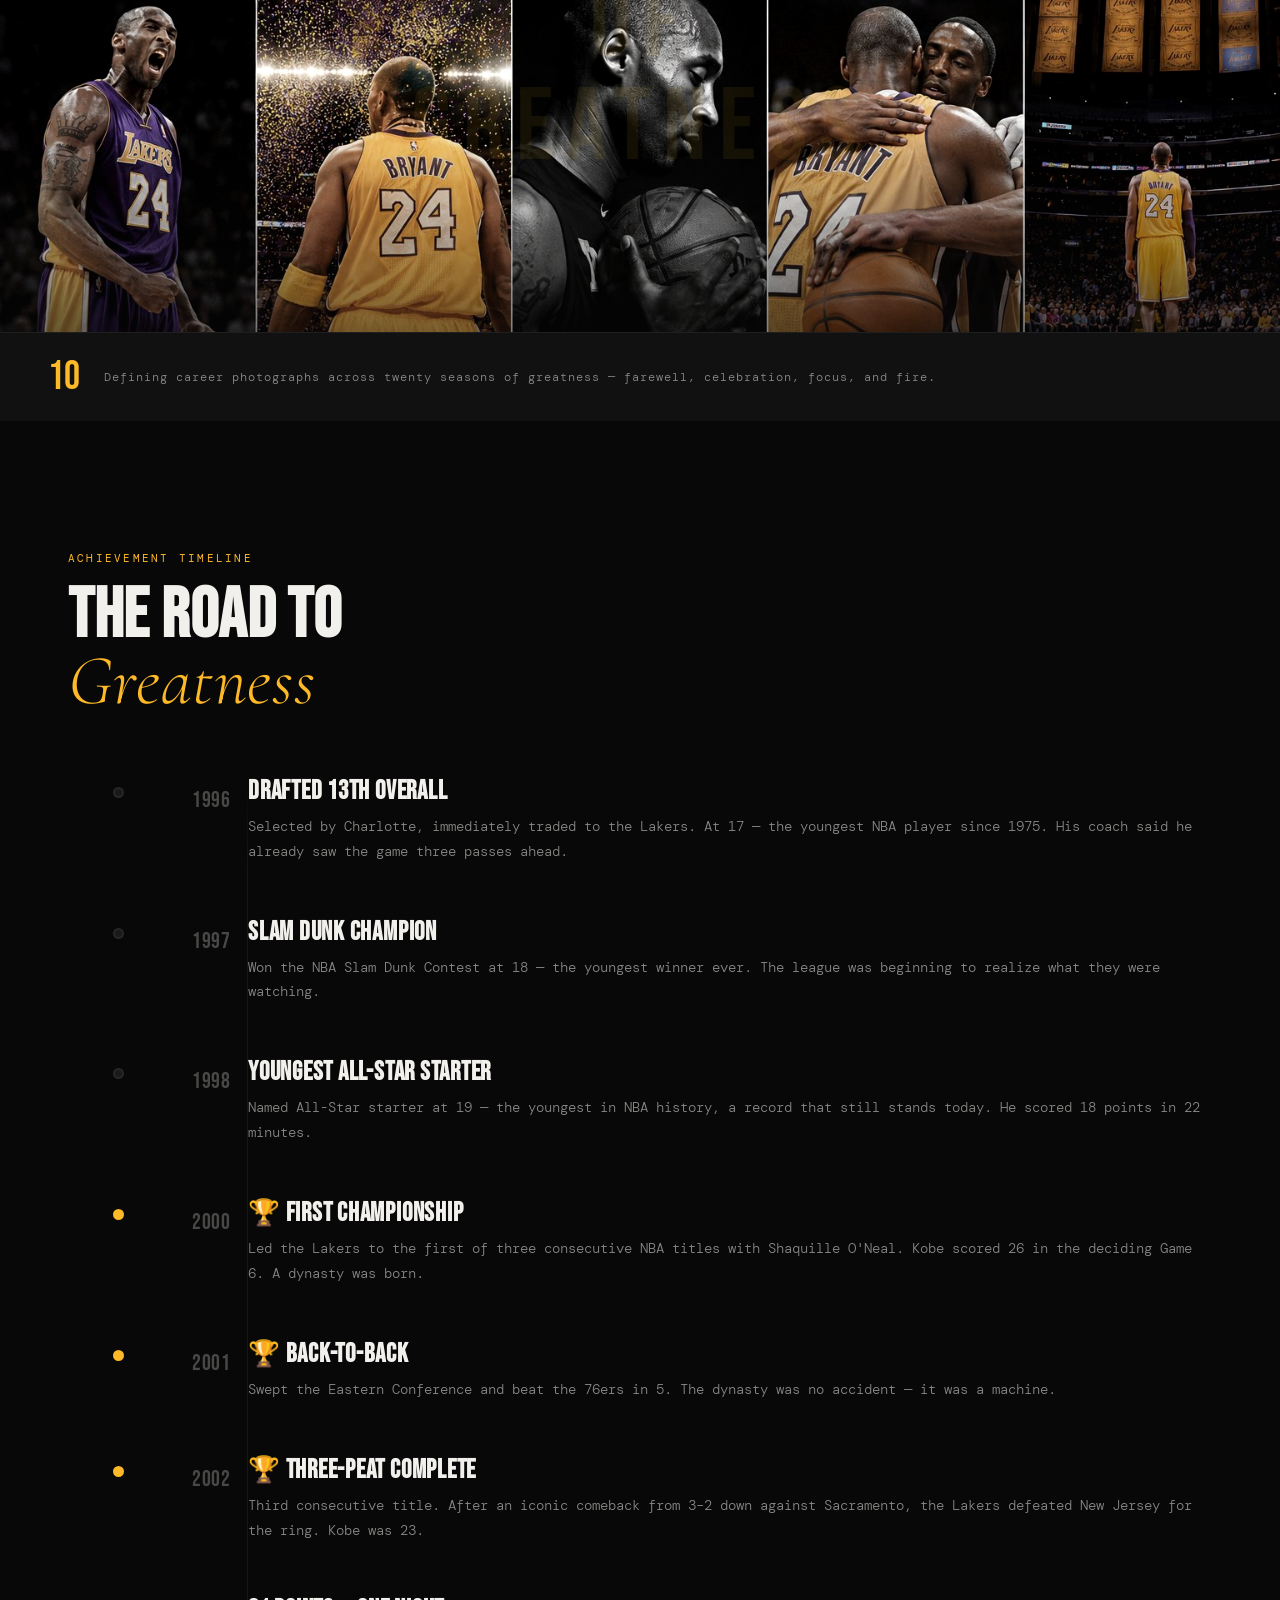
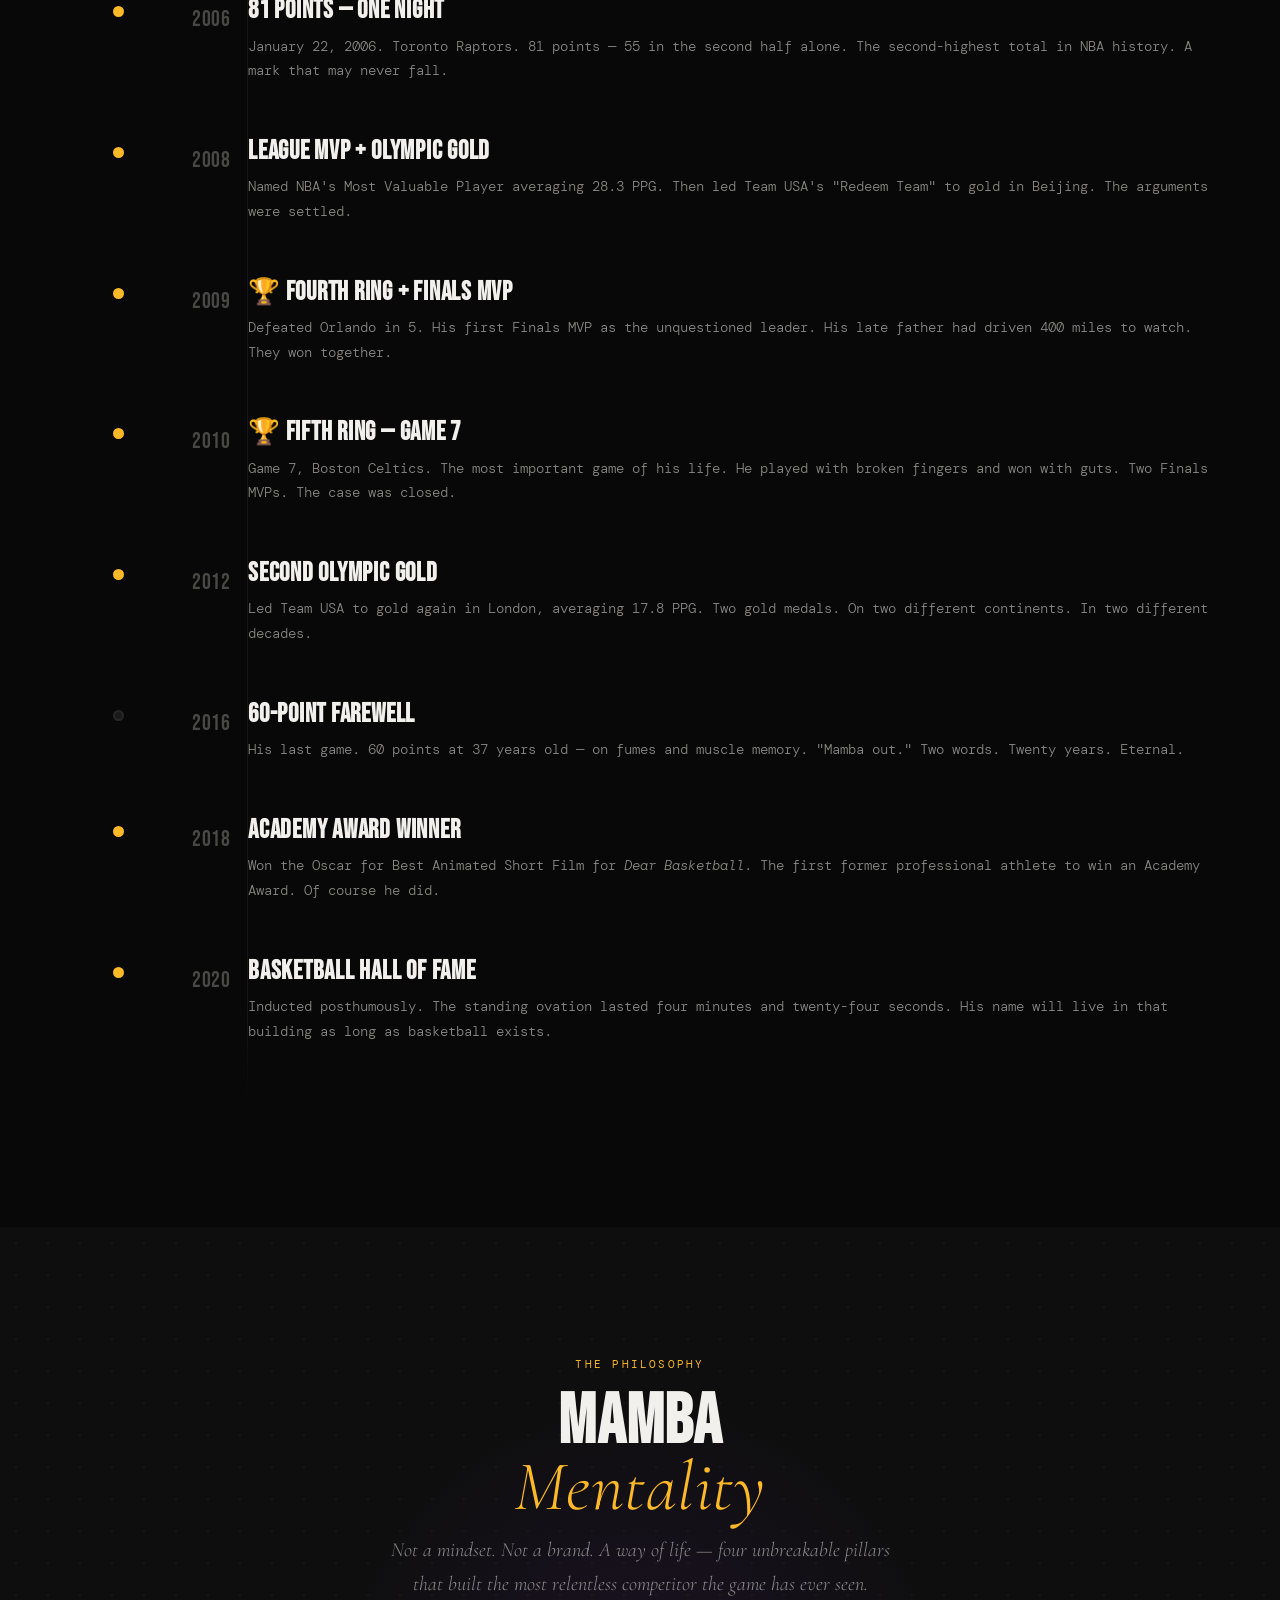
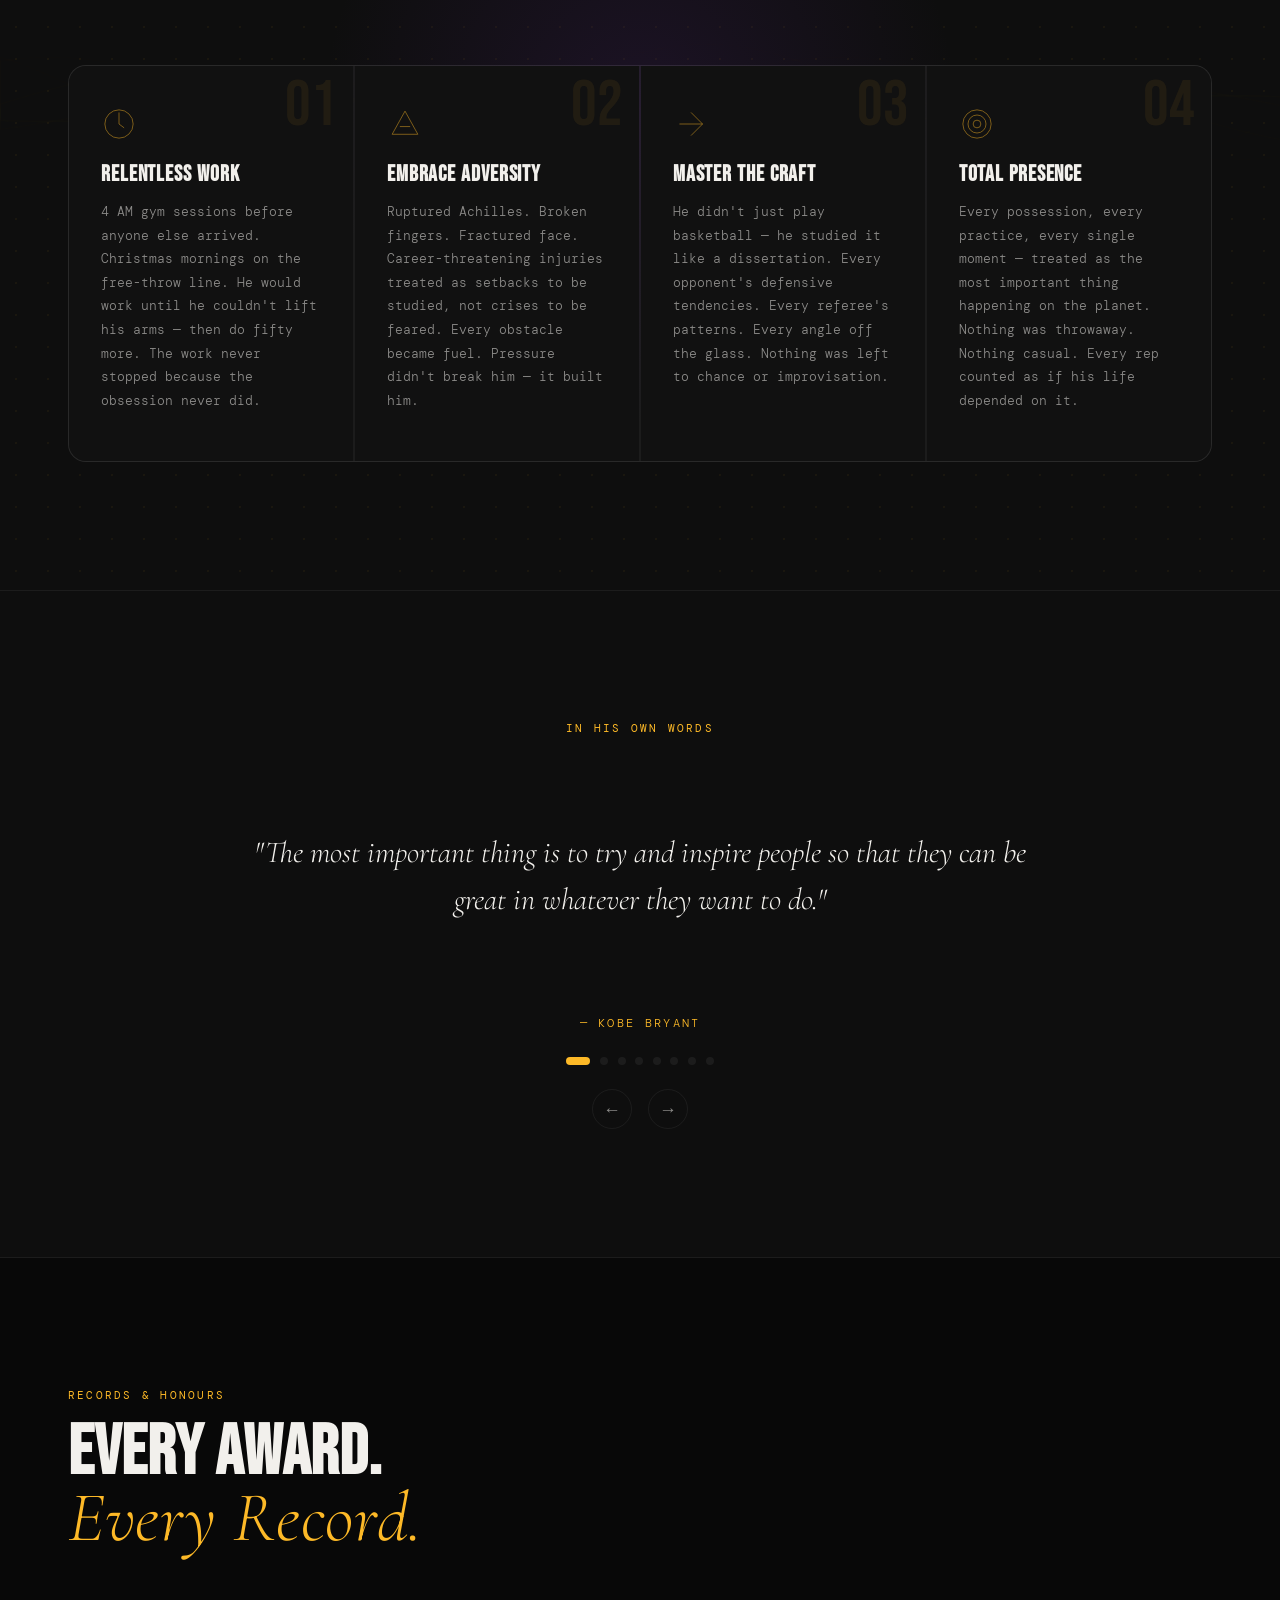
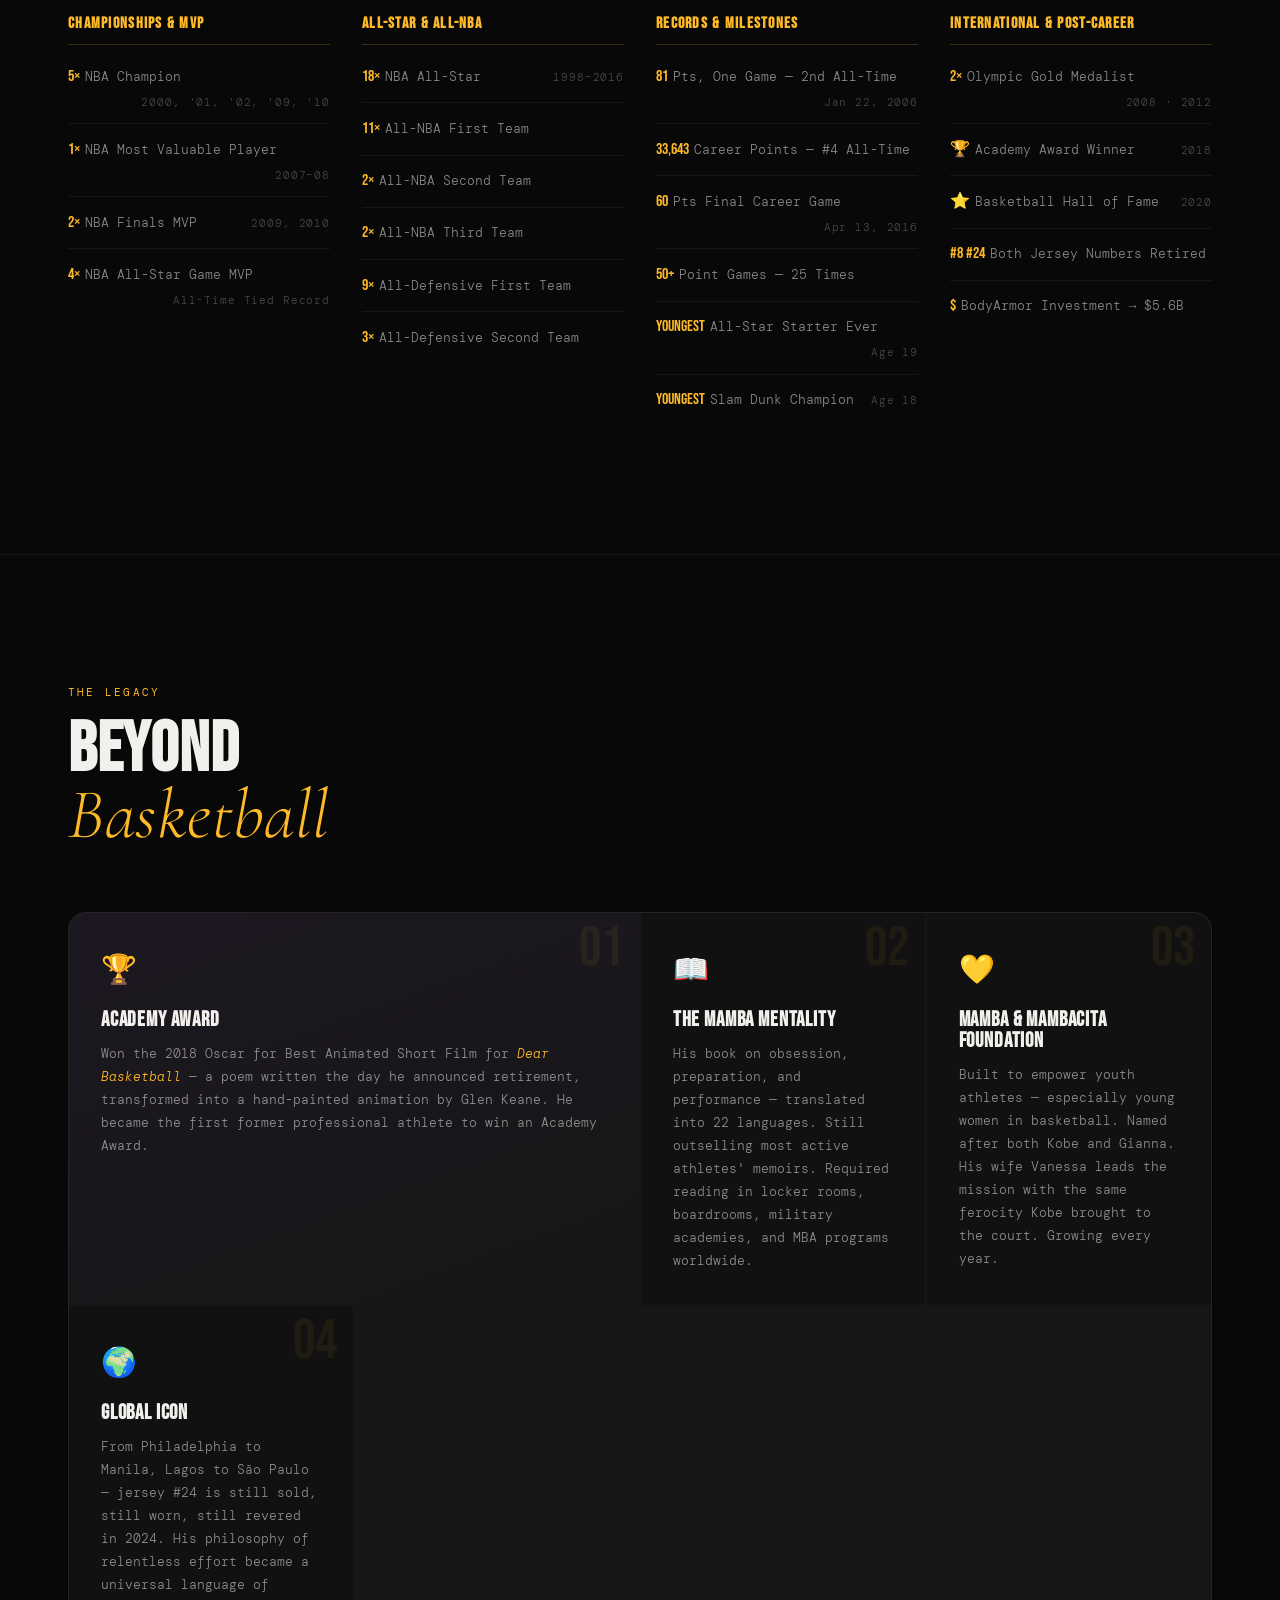
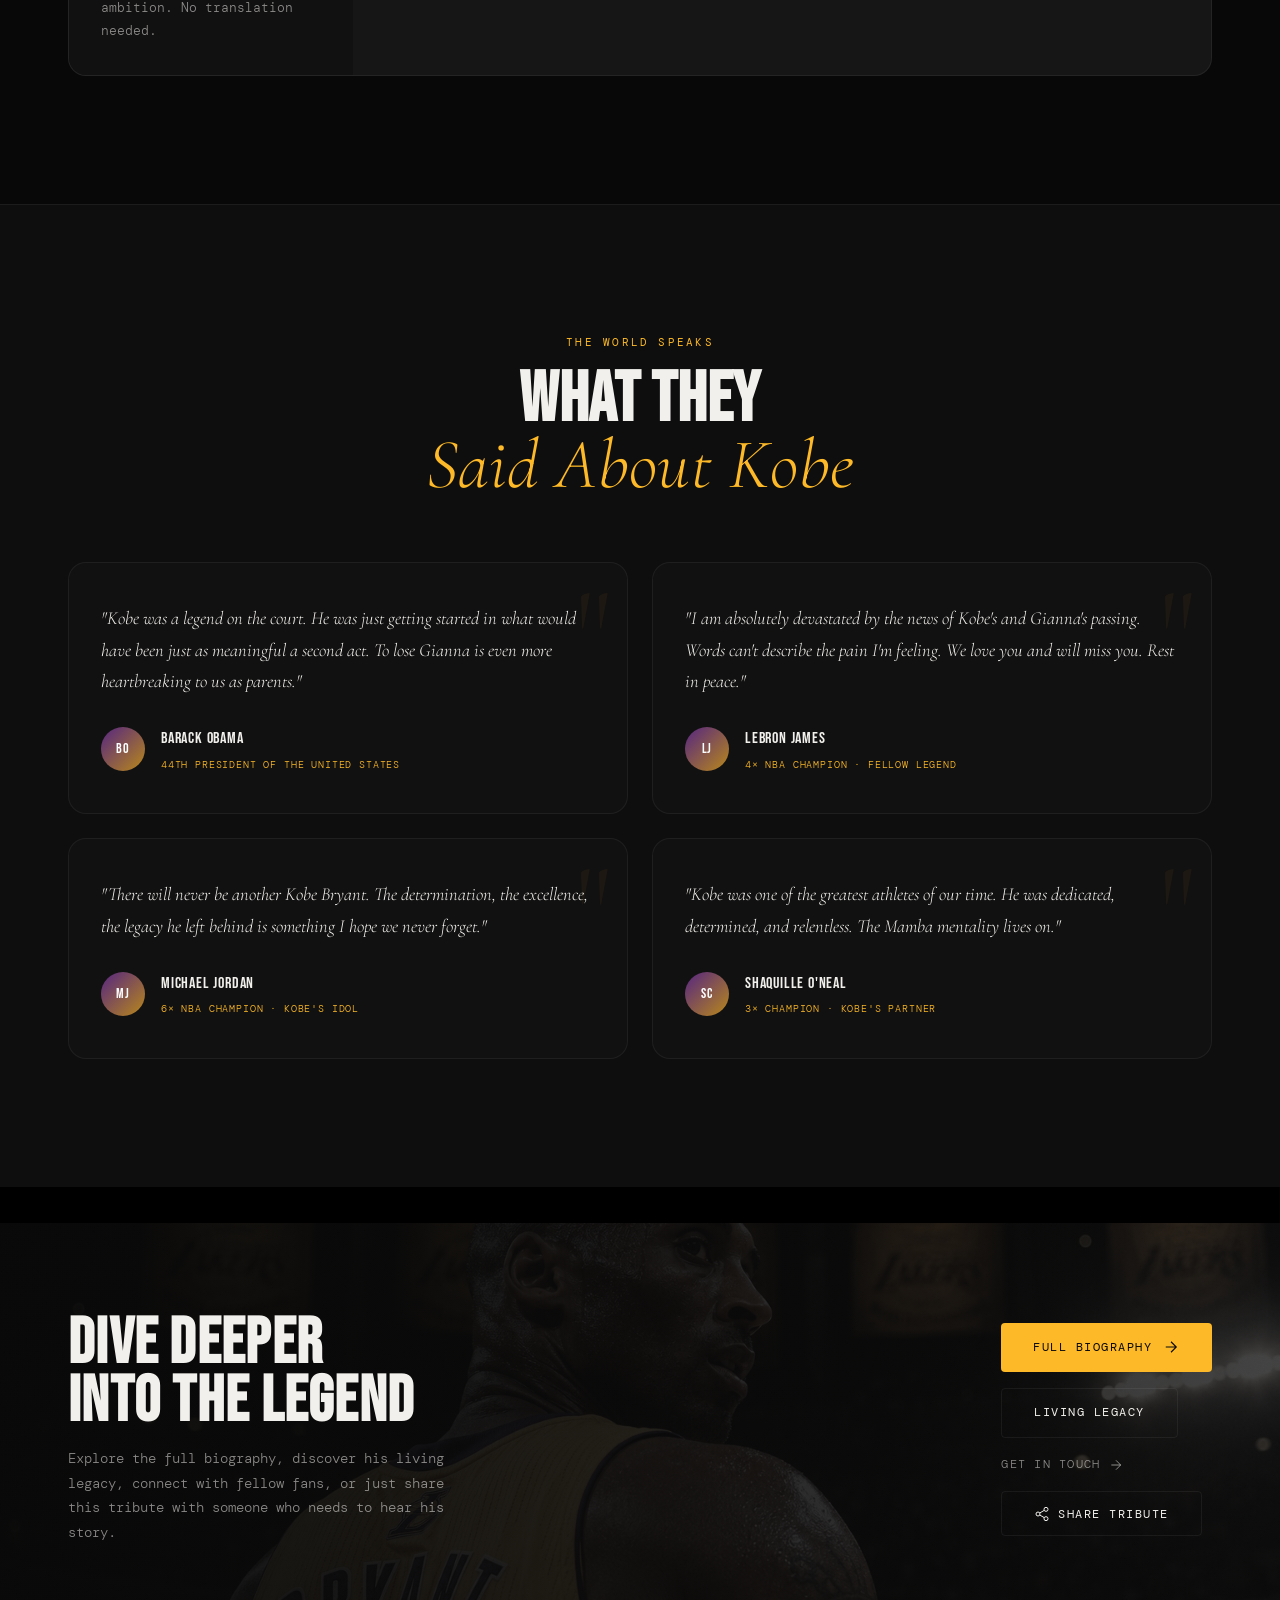
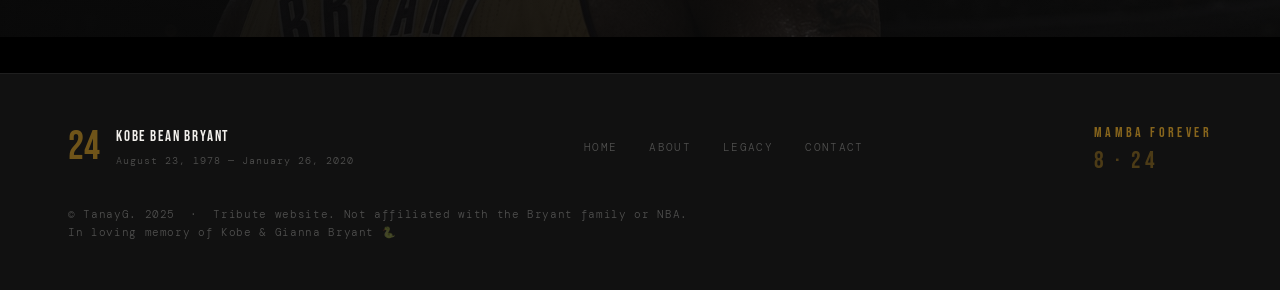
<file: KobePremium/index.html>
<!DOCTYPE html>
<html lang="en" data-theme="dark">
<head>
  <meta charset="UTF-8"/>
  <meta name="viewport" content="width=device-width,initial-scale=1"/>
  <meta name="description" content="Kobe Bryant — The Black Mamba. A cinematic tribute to twenty years, five championships, and one obsession with greatness."/>
  <meta property="og:title" content="Kobe Bryant — The Black Mamba"/>
  <meta property="og:description" content="A cinematic tribute to twenty years, five championships, and one obsession with greatness."/>
  <meta name="theme-color" content="#080808"/>
  <title>KOBE BRYANT — The Black Mamba</title>
  <link rel="preconnect" href="https://fonts.googleapis.com"/>
  <link rel="preconnect" href="https://fonts.gstatic.com" crossorigin/>
  <link href="https://fonts.googleapis.com/css2?family=Bebas+Neue&family=Cormorant+Garamond:ital,wght@0,300;0,400;0,600;1,300;1,600&family=DM+Mono:wght@300;400&display=swap" rel="stylesheet"/>
  <link rel="stylesheet" href="styles.css"/>
</head>
<body>

<a href="#main" class="skip-link">Skip to content</a>

<!-- LOADER -->
<div id="loader" aria-label="Loading" role="status">
  <div class="ldr-bg"></div>
  <div class="ldr-body">
    <div class="ldr-jersey">
      <div class="ldr-num">24</div>
      <div class="ldr-name">BRYANT</div>
    </div>
    <div class="ldr-bar"><div class="ldr-fill"></div></div>
    <div class="ldr-years">1978 — 2020</div>
  </div>
</div>

<!-- CURSOR -->
<div id="cur-dot" aria-hidden="true"></div>
<div id="cur-ring" aria-hidden="true"></div>
<div id="scroll-bar" role="progressbar" aria-valuemin="0" aria-valuemax="100" aria-valuenow="0" aria-label="Reading progress"></div>

<!-- NAV -->
<nav id="nav" aria-label="Main navigation">
  <a href="index.html" class="nav-logo" aria-label="Kobe Bryant — Home">
    <span class="nl-number">24</span>
    <div class="nl-text">
      <span class="nl-k">KOBE</span>
      <span class="nl-b">BRYANT</span>
    </div>
  </a>
  <ul id="nav-menu" role="list">
    <li><a href="index.html" class="nl active" aria-current="page">Home</a></li>
    <li><a href="about.html" class="nl">About</a></li>
    <li><a href="now.html" class="nl">Legacy</a></li>
    <li><a href="contact.html" class="nl">Contact</a></li>
  </ul>
  <div class="nav-right">
    <button id="theme-btn" aria-label="Toggle light/dark theme" class="theme-btn">
      <span class="tb-track"><span class="tb-thumb"></span></span>
    </button>
    <button id="menu-btn" class="menu-btn" aria-label="Open menu" aria-expanded="false">
      <span></span><span></span>
    </button>
  </div>
</nav>

<main id="main">

<!-- ══════════════════════════════════
     § HERO
══════════════════════════════════ -->
<section id="hero" class="s-hero" aria-label="Kobe Bryant — The Black Mamba">
  <canvas id="hero-particles" class="hero-particles" aria-hidden="true"></canvas>
  <div class="hero-layers" aria-hidden="true">
    <div class="hl-img">
      <img src="img-hero.png" alt="" class="hero-photo" fetchpriority="high" decoding="sync"/>
    </div>
    <div class="hl-grain"></div>
    <div class="hl-vignette"></div>
    <div class="hl-gradient"></div>
    <div class="hl-scanlines"></div>
    <div class="hl-bar top"></div>
    <div class="hl-bar bottom"></div>
  </div>

  <div class="hero-watermark" aria-hidden="true">24</div>

  <div class="hero-content">
    <div class="hc-meta">
      <span class="hc-rule"></span>
      <span class="hc-eyebrow">Los Angeles Lakers &nbsp;·&nbsp; 1996 – 2016</span>
      <span class="hc-rule"></span>
    </div>
    <h1 class="hero-name" aria-label="Kobe Bryant">
      <span class="hn-line" id="hn-kobe">KOBE</span>
      <span class="hn-line hn-accent" id="hn-bryant">BRYANT</span>
    </h1>
    <p class="hero-mamba">The Black Mamba</p>
    <p class="hero-tagline">Twenty years.&ensp;Five championships.<br>One obsession with greatness.</p>
    <div class="hero-btns">
      <a href="about.html" class="btn-gold">
        <span>Explore Legacy</span>
        <svg viewBox="0 0 24 24" fill="none" stroke="currentColor" stroke-width="1.5" aria-hidden="true"><path d="M5 12h14M12 5l7 7-7 7"/></svg>
      </a>
      <a href="#stats" class="btn-outline">By the Numbers</a>
      <button class="btn-share-hero" data-share aria-label="Share this tribute">
        <svg viewBox="0 0 24 24" fill="none" stroke="currentColor" stroke-width="1.5" aria-hidden="true"><circle cx="18" cy="5" r="3"/><circle cx="6" cy="12" r="3"/><circle cx="18" cy="19" r="3"/><path d="M8.59 13.51l6.83 3.98M15.41 6.51l-6.82 3.98"/></svg>
        Share
      </button>
    </div>
  </div>

  <!-- Hero ticker -->
  <div class="hero-ticker" aria-label="Career highlights">
    <div class="ticker-inner">
      <div class="ticker-track" aria-hidden="true">
        <span>5× NBA Champion</span><span class="tk-dot">·</span>
        <span>81 Points — One Game</span><span class="tk-dot">·</span>
        <span>18× All-Star Selection</span><span class="tk-dot">·</span>
        <span>MVP 2007–08</span><span class="tk-dot">·</span>
        <span>33,643 Career Points</span><span class="tk-dot">·</span>
        <span>2× Finals MVP</span><span class="tk-dot">·</span>
        <span>2× Olympic Gold Medal</span><span class="tk-dot">·</span>
        <span>4× All-Star Game MVP</span><span class="tk-dot">·</span>
        <span>Academy Award Winner</span><span class="tk-dot">·</span>
        <span>Basketball Hall of Fame 2020</span><span class="tk-dot">·</span>
        <span>11× First-Team All-NBA</span><span class="tk-dot">·</span>
        <span>Mamba Forever</span><span class="tk-dot">·</span>
        <!-- duplicate -->
        <span>5× NBA Champion</span><span class="tk-dot">·</span>
        <span>81 Points — One Game</span><span class="tk-dot">·</span>
        <span>18× All-Star Selection</span><span class="tk-dot">·</span>
        <span>MVP 2007–08</span><span class="tk-dot">·</span>
        <span>33,643 Career Points</span><span class="tk-dot">·</span>
        <span>2× Finals MVP</span><span class="tk-dot">·</span>
        <span>2× Olympic Gold Medal</span><span class="tk-dot">·</span>
        <span>4× All-Star Game MVP</span><span class="tk-dot">·</span>
        <span>Academy Award Winner</span><span class="tk-dot">·</span>
        <span>Basketball Hall of Fame 2020</span><span class="tk-dot">·</span>
        <span>11× First-Team All-NBA</span><span class="tk-dot">·</span>
        <span>Mamba Forever</span><span class="tk-dot">·</span>
      </div>
    </div>
  </div>

  <!-- Scroll cue -->
  <div class="hero-scroll" aria-hidden="true">
    <div class="hs-mouse"><div class="hs-wheel"></div></div>
    <span class="hs-label">Scroll</span>
  </div>
</section>

<!-- ══════════════════════════════════
     § INTRO — SPLIT SCREEN
══════════════════════════════════ -->
<section id="intro" class="s-intro reveal-section" aria-labelledby="intro-h">
  <div class="intro-left">
    <div class="intro-sticky">
      <div class="intro-img-frame">
        <img src="img-espn.png" alt="Kobe Bryant on ESPN Magazine cover — NBA Finals 2009 preview, number 24 Lakers jersey, walking through the tunnel with championship banners above" loading="lazy" class="intro-img"/>
        <div class="intro-img-label">
          <span class="iil-year">ESPN</span>
          <span class="iil-caption">NBA Finals 2009</span>
        </div>
        <div class="intro-img-glow" aria-hidden="true"></div>
      </div>
    </div>
  </div>
  <div class="intro-right">
    <div class="ir-inner stagger-parent">
      <div class="section-eyebrow stagger-child">The Man Behind the Mamba</div>
      <h2 class="section-title stagger-child" id="intro-h">A Legend<br><em>Forged in Fire</em></h2>
      <p class="body-copy stagger-child">Kobe Bryant entered the NBA straight from high school at 17 years old. Most expected him to struggle. Instead, he spent the next twenty years proving that greatness is never given — only earned, rep by rep, before the sun rose.</p>
      <p class="body-copy stagger-child">His obsession with mastery — 4 AM workouts, frame-by-frame film study, practicing the same post move 500 times until it was involuntary — didn't just make him great. It redefined what greatness could look like.</p>
      <p class="body-copy stagger-child">The Mamba Mentality wasn't a brand. It was a philosophy lived at the highest possible intensity, every single day, for two decades.</p>
      <a href="about.html" class="text-arrow stagger-child">
        Read his full story
        <svg viewBox="0 0 24 24" fill="none" stroke="currentColor" stroke-width="1.5" aria-hidden="true"><path d="M5 12h14M12 5l7 7-7 7"/></svg>
      </a>
    </div>
  </div>
</section>

<!-- ══════════════════════════════════
     § STATISTICS (Updated 2024)
══════════════════════════════════ -->
<section id="stats" class="s-stats reveal-section" aria-labelledby="stats-h">
  <div class="stats-bg-glow" aria-hidden="true"></div>
  <div class="wrap">
    <header class="section-header center stagger-parent">
      <div class="section-eyebrow stagger-child">Career Statistics — Final</div>
      <h2 class="section-title stagger-child" id="stats-h">By The<br><em>Numbers</em></h2>
    </header>
    <div class="stats-grid">
      <div class="stat-card sc-big">
        <div class="sc-orbit" aria-hidden="true"></div>
        <span class="sc-num" data-target="33643" aria-label="33,643 career points">0</span>
        <span class="sc-label">Career Points</span>
        <span class="sc-note">#4 All-Time · 20 Seasons</span>
      </div>
      <div class="stat-card">
        <div class="sc-orbit" aria-hidden="true"></div>
        <span class="sc-num" data-target="5" aria-label="5 championships">0</span>
        <span class="sc-label">Championships</span>
        <span class="sc-note">2000, '01, '02, '09, '10</span>
      </div>
      <div class="stat-card sc-featured">
        <div class="sc-orbit" aria-hidden="true"></div>
        <span class="sc-num" data-target="81" aria-label="81 points in one game">0</span>
        <span class="sc-label">Points, One Game</span>
        <span class="sc-note">2nd in NBA History · Jan 22, 2006</span>
      </div>
      <div class="stat-card">
        <div class="sc-orbit" aria-hidden="true"></div>
        <span class="sc-num" data-target="18" aria-label="18 All-Star selections">0</span>
        <span class="sc-label">All-Star Selections</span>
        <span class="sc-note">18 Consecutive Years</span>
      </div>
      <div class="stat-card">
        <div class="sc-orbit" aria-hidden="true"></div>
        <span class="sc-num" data-target="25" aria-label="25 points per game career average">0</span>
        <span class="sc-label">Career PPG</span>
        <span class="sc-note">6th Highest Average Ever</span>
      </div>
      <div class="stat-card">
        <div class="sc-orbit" aria-hidden="true"></div>
        <span class="sc-num" data-target="6306" aria-label="6,306 career assists">0</span>
        <span class="sc-label">Career Assists</span>
        <span class="sc-note">4.7 APG Average</span>
      </div>
    </div>

    <!-- Mini stats row -->
    <div class="stats-mini-row">
      <div class="smr-item"><span class="smr-val">7,047</span><span class="smr-label">Career Rebounds</span></div>
      <div class="smr-item"><span class="smr-val">1,944</span><span class="smr-label">Career Steals</span></div>
      <div class="smr-item"><span class="smr-val">640</span><span class="smr-label">Career Blocks</span></div>
      <div class="smr-item"><span class="smr-val">1,346</span><span class="smr-label">Games Played</span></div>
      <div class="smr-item"><span class="smr-val">45.0%</span><span class="smr-label">Field Goal %</span></div>
      <div class="smr-item"><span class="smr-val">82.7%</span><span class="smr-label">Free Throw %</span></div>
    </div>
  </div>
</section>

<!-- ══════════════════════════════════
     § PHOTO GALLERY — FULL BLEED
══════════════════════════════════ -->
<section id="gallery" class="s-gallery reveal-section" aria-label="Career photo gallery">
  <div class="gallery-label" aria-hidden="true">
    <span>MOMENTS</span><span>OF</span><span>GREATNESS</span>
  </div>
  <div class="gallery-img-full">
    <img src="img-collage.png" alt="Ten defining career photographs: Kobe Bryant raising his hand farewell, biting his jersey, walking through the Lakers tunnel, intense close-up face, dunking in purple jersey, roaring celebration, confetti championship, meditative focus, teammate embrace, and lone figure on court" loading="lazy"/>
    <div class="gallery-overlay"></div>
  </div>
  <div class="gallery-caption">
    <span class="gc-num">10</span>
    <span class="gc-text">Defining career photographs across twenty seasons of greatness — farewell, celebration, focus, and fire.</span>
  </div>
</section>

<!-- ══════════════════════════════════
     § TIMELINE
══════════════════════════════════ -->
<section id="timeline" class="s-timeline reveal-section" aria-labelledby="tl-h">
  <div class="wrap">
    <header class="section-header stagger-parent">
      <div class="section-eyebrow stagger-child">Achievement Timeline</div>
      <h2 class="section-title stagger-child" id="tl-h">The Road to<br><em>Greatness</em></h2>
    </header>
    <ol class="tl-list" aria-label="Kobe Bryant career timeline">
      <li class="tl-item">
        <div class="tl-marker" aria-hidden="true"><div class="tl-dot"></div></div>
        <time class="tl-year" datetime="1996">1996</time>
        <div class="tl-body">
          <h3>Drafted 13th Overall</h3>
          <p>Selected by Charlotte, immediately traded to the Lakers. At 17 — the youngest NBA player since 1975. His coach said he already saw the game three passes ahead.</p>
        </div>
      </li>
      <li class="tl-item">
        <div class="tl-marker" aria-hidden="true"><div class="tl-dot"></div></div>
        <time class="tl-year" datetime="1997">1997</time>
        <div class="tl-body">
          <h3>Slam Dunk Champion</h3>
          <p>Won the NBA Slam Dunk Contest at 18 — the youngest winner ever. The league was beginning to realize what they were watching.</p>
        </div>
      </li>
      <li class="tl-item">
        <div class="tl-marker" aria-hidden="true"><div class="tl-dot"></div></div>
        <time class="tl-year" datetime="1998">1998</time>
        <div class="tl-body">
          <h3>Youngest All-Star Starter</h3>
          <p>Named All-Star starter at 19 — the youngest in NBA history, a record that still stands today. He scored 18 points in 22 minutes.</p>
        </div>
      </li>
      <li class="tl-item tl-gold">
        <div class="tl-marker" aria-hidden="true"><div class="tl-dot"></div></div>
        <time class="tl-year" datetime="2000">2000</time>
        <div class="tl-body">
          <h3>🏆 First Championship</h3>
          <p>Led the Lakers to the first of three consecutive NBA titles with Shaquille O'Neal. Kobe scored 26 in the deciding Game 6. A dynasty was born.</p>
        </div>
      </li>
      <li class="tl-item tl-gold">
        <div class="tl-marker" aria-hidden="true"><div class="tl-dot"></div></div>
        <time class="tl-year" datetime="2001">2001</time>
        <div class="tl-body">
          <h3>🏆 Back-to-Back</h3>
          <p>Swept the Eastern Conference and beat the 76ers in 5. The dynasty was no accident — it was a machine.</p>
        </div>
      </li>
      <li class="tl-item tl-gold">
        <div class="tl-marker" aria-hidden="true"><div class="tl-dot"></div></div>
        <time class="tl-year" datetime="2002">2002</time>
        <div class="tl-body">
          <h3>🏆 Three-Peat Complete</h3>
          <p>Third consecutive title. After an iconic comeback from 3–2 down against Sacramento, the Lakers defeated New Jersey for the ring. Kobe was 23.</p>
        </div>
      </li>
      <li class="tl-item tl-gold">
        <div class="tl-marker" aria-hidden="true"><div class="tl-dot"></div></div>
        <time class="tl-year" datetime="2006">2006</time>
        <div class="tl-body">
          <h3>81 Points — One Night</h3>
          <p>January 22, 2006. Toronto Raptors. 81 points — 55 in the second half alone. The second-highest total in NBA history. A mark that may never fall.</p>
        </div>
      </li>
      <li class="tl-item tl-gold">
        <div class="tl-marker" aria-hidden="true"><div class="tl-dot"></div></div>
        <time class="tl-year" datetime="2008">2008</time>
        <div class="tl-body">
          <h3>League MVP + Olympic Gold</h3>
          <p>Named NBA's Most Valuable Player averaging 28.3 PPG. Then led Team USA's "Redeem Team" to gold in Beijing. The arguments were settled.</p>
        </div>
      </li>
      <li class="tl-item tl-gold">
        <div class="tl-marker" aria-hidden="true"><div class="tl-dot"></div></div>
        <time class="tl-year" datetime="2009">2009</time>
        <div class="tl-body">
          <h3>🏆 Fourth Ring + Finals MVP</h3>
          <p>Defeated Orlando in 5. His first Finals MVP as the unquestioned leader. His late father had driven 400 miles to watch. They won together.</p>
        </div>
      </li>
      <li class="tl-item tl-gold">
        <div class="tl-marker" aria-hidden="true"><div class="tl-dot"></div></div>
        <time class="tl-year" datetime="2010">2010</time>
        <div class="tl-body">
          <h3>🏆 Fifth Ring — Game 7</h3>
          <p>Game 7, Boston Celtics. The most important game of his life. He played with broken fingers and won with guts. Two Finals MVPs. The case was closed.</p>
        </div>
      </li>
      <li class="tl-item tl-gold">
        <div class="tl-marker" aria-hidden="true"><div class="tl-dot"></div></div>
        <time class="tl-year" datetime="2012">2012</time>
        <div class="tl-body">
          <h3>Second Olympic Gold</h3>
          <p>Led Team USA to gold again in London, averaging 17.8 PPG. Two gold medals. On two different continents. In two different decades.</p>
        </div>
      </li>
      <li class="tl-item">
        <div class="tl-marker" aria-hidden="true"><div class="tl-dot"></div></div>
        <time class="tl-year" datetime="2016">2016</time>
        <div class="tl-body">
          <h3>60-Point Farewell</h3>
          <p>His last game. 60 points at 37 years old — on fumes and muscle memory. "Mamba out." Two words. Twenty years. Eternal.</p>
        </div>
      </li>
      <li class="tl-item tl-gold">
        <div class="tl-marker" aria-hidden="true"><div class="tl-dot"></div></div>
        <time class="tl-year" datetime="2018">2018</time>
        <div class="tl-body">
          <h3>Academy Award Winner</h3>
          <p>Won the Oscar for Best Animated Short Film for <em>Dear Basketball</em>. The first former professional athlete to win an Academy Award. Of course he did.</p>
        </div>
      </li>
      <li class="tl-item tl-gold">
        <div class="tl-marker" aria-hidden="true"><div class="tl-dot"></div></div>
        <time class="tl-year" datetime="2020">2020</time>
        <div class="tl-body">
          <h3>Basketball Hall of Fame</h3>
          <p>Inducted posthumously. The standing ovation lasted four minutes and twenty-four seconds. His name will live in that building as long as basketball exists.</p>
        </div>
      </li>
    </ol>
  </div>
</section>

<!-- ══════════════════════════════════
     § MAMBA MENTALITY
══════════════════════════════════ -->
<section id="mamba" class="s-mamba reveal-section" aria-labelledby="mamba-h">
  <canvas id="mamba-canvas" class="mamba-canvas" aria-hidden="true"></canvas>
  <div class="mamba-bg" aria-hidden="true">
    <div class="mamba-dot-grid"></div>
    <div class="mamba-glow"></div>
  </div>
  <div class="wrap">
    <header class="section-header center stagger-parent">
      <div class="section-eyebrow stagger-child">The Philosophy</div>
      <h2 class="section-title stagger-child" id="mamba-h">Mamba<br><em>Mentality</em></h2>
      <p class="mamba-intro stagger-child">Not a mindset. Not a brand. A way of life — four unbreakable pillars that built the most relentless competitor the game has ever seen.</p>
    </header>
    <div class="mamba-grid">
      <div class="mp-card">
        <div class="mp-number" aria-hidden="true">01</div>
        <div class="mp-icon" aria-hidden="true">
          <svg viewBox="0 0 56 56" fill="none" stroke="currentColor" stroke-width="1"><circle cx="28" cy="28" r="22"/><path d="M28 10v18l8 6"/></svg>
        </div>
        <h3>Relentless Work</h3>
        <p>4 AM gym sessions before anyone else arrived. Christmas mornings on the free-throw line. He would work until he couldn't lift his arms — then do fifty more. The work never stopped because the obsession never did.</p>
      </div>
      <div class="mp-card">
        <div class="mp-number" aria-hidden="true">02</div>
        <div class="mp-icon" aria-hidden="true">
          <svg viewBox="0 0 56 56" fill="none" stroke="currentColor" stroke-width="1"><path d="M28 8L8 44h40L28 8z"/><path d="M20 32h16"/></svg>
        </div>
        <h3>Embrace Adversity</h3>
        <p>Ruptured Achilles. Broken fingers. Fractured face. Career-threatening injuries treated as setbacks to be studied, not crises to be feared. Every obstacle became fuel. Pressure didn't break him — it built him.</p>
      </div>
      <div class="mp-card">
        <div class="mp-number" aria-hidden="true">03</div>
        <div class="mp-icon" aria-hidden="true">
          <svg viewBox="0 0 56 56" fill="none" stroke="currentColor" stroke-width="1"><path d="M10 28h36M28 10l18 18-18 18"/></svg>
        </div>
        <h3>Master the Craft</h3>
        <p>He didn't just play basketball — he studied it like a dissertation. Every opponent's defensive tendencies. Every referee's patterns. Every angle off the glass. Nothing was left to chance or improvisation.</p>
      </div>
      <div class="mp-card">
        <div class="mp-number" aria-hidden="true">04</div>
        <div class="mp-icon" aria-hidden="true">
          <svg viewBox="0 0 56 56" fill="none" stroke="currentColor" stroke-width="1"><circle cx="28" cy="28" r="6"/><circle cx="28" cy="28" r="14"/><circle cx="28" cy="28" r="22"/></svg>
        </div>
        <h3>Total Presence</h3>
        <p>Every possession, every practice, every single moment — treated as the most important thing happening on the planet. Nothing was throwaway. Nothing casual. Every rep counted as if his life depended on it.</p>
      </div>
    </div>
  </div>
</section>

<!-- ══════════════════════════════════
     § ROTATING QUOTES
══════════════════════════════════ -->
<section id="quotes" class="s-quotes reveal-section" aria-label="Kobe Bryant quotes">
  <div class="wrap">
    <div class="quotes-container">
      <div class="section-eyebrow" style="text-align:center;margin-bottom:2rem">In His Own Words</div>
      <div class="quote-rotator" id="quote-rotator" role="region" aria-live="polite" aria-label="Rotating quote">
        <div class="qr-track" id="qr-track">
          <div class="qr-slide active">
            <blockquote>
              <p>"The most important thing is to try and inspire people so that they can be great in whatever they want to do."</p>
            </blockquote>
          </div>
          <div class="qr-slide">
            <blockquote>
              <p>"I have nothing in common with lazy people who blame others for their lack of success. Great things come from hard work and perseverance. No excuses."</p>
            </blockquote>
          </div>
          <div class="qr-slide">
            <blockquote>
              <p>"Everything negative — pressure, challenges — is all an opportunity for me to rise."</p>
            </blockquote>
          </div>
          <div class="qr-slide">
            <blockquote>
              <p>"If you're afraid to fail, then you're probably going to fail."</p>
            </blockquote>
          </div>
          <div class="qr-slide">
            <blockquote>
              <p>"I can't relate to lazy people. We don't speak the same language."</p>
            </blockquote>
          </div>
          <div class="qr-slide">
            <blockquote>
              <p>"The moment you give up is the moment you let someone else win."</p>
            </blockquote>
          </div>
          <div class="qr-slide">
            <blockquote>
              <p>"Once you know what failure feels like, determination chases success."</p>
            </blockquote>
          </div>
          <div class="qr-slide">
            <blockquote>
              <p>"Heros come and go, but legends are forever."</p>
            </blockquote>
          </div>
        </div>
        <cite class="qr-cite">— Kobe Bryant</cite>
        <div class="qr-dots" role="tablist" aria-label="Quote navigation">
          <button class="qr-dot active" role="tab" aria-selected="true" aria-label="Quote 1" data-idx="0"></button>
          <button class="qr-dot" role="tab" aria-selected="false" aria-label="Quote 2" data-idx="1"></button>
          <button class="qr-dot" role="tab" aria-selected="false" aria-label="Quote 3" data-idx="2"></button>
          <button class="qr-dot" role="tab" aria-selected="false" aria-label="Quote 4" data-idx="3"></button>
          <button class="qr-dot" role="tab" aria-selected="false" aria-label="Quote 5" data-idx="4"></button>
          <button class="qr-dot" role="tab" aria-selected="false" aria-label="Quote 6" data-idx="5"></button>
          <button class="qr-dot" role="tab" aria-selected="false" aria-label="Quote 7" data-idx="6"></button>
          <button class="qr-dot" role="tab" aria-selected="false" aria-label="Quote 8" data-idx="7"></button>
        </div>
        <div class="qr-nav">
          <button class="qr-prev" aria-label="Previous quote">←</button>
          <button class="qr-next" aria-label="Next quote">→</button>
        </div>
      </div>
    </div>
  </div>
</section>

<!-- ══════════════════════════════════
     § RECORDS & AWARDS SHOWCASE
══════════════════════════════════ -->
<section id="records" class="s-records reveal-section" aria-labelledby="rec-h">
  <div class="wrap">
    <header class="section-header stagger-parent">
      <div class="section-eyebrow stagger-child">Records &amp; Honours</div>
      <h2 class="section-title stagger-child" id="rec-h">Every Award.<br><em>Every Record.</em></h2>
    </header>
    <div class="records-grid">
      <div class="rec-col">
        <h3 class="rec-col-title">Championships &amp; MVP</h3>
        <ul class="rec-list">
          <li><span class="rl-gold">5×</span> NBA Champion <span class="rl-year">2000, '01, '02, '09, '10</span></li>
          <li><span class="rl-gold">1×</span> NBA Most Valuable Player <span class="rl-year">2007–08</span></li>
          <li><span class="rl-gold">2×</span> NBA Finals MVP <span class="rl-year">2009, 2010</span></li>
          <li><span class="rl-gold">4×</span> NBA All-Star Game MVP <span class="rl-year">All-Time Tied Record</span></li>
        </ul>
      </div>
      <div class="rec-col">
        <h3 class="rec-col-title">All-Star &amp; All-NBA</h3>
        <ul class="rec-list">
          <li><span class="rl-gold">18×</span> NBA All-Star <span class="rl-year">1998–2016</span></li>
          <li><span class="rl-gold">11×</span> All-NBA First Team</li>
          <li><span class="rl-gold">2×</span> All-NBA Second Team</li>
          <li><span class="rl-gold">2×</span> All-NBA Third Team</li>
          <li><span class="rl-gold">9×</span> All-Defensive First Team</li>
          <li><span class="rl-gold">3×</span> All-Defensive Second Team</li>
        </ul>
      </div>
      <div class="rec-col">
        <h3 class="rec-col-title">Records &amp; Milestones</h3>
        <ul class="rec-list">
          <li><span class="rl-gold">81</span> Pts, One Game — 2nd All-Time <span class="rl-year">Jan 22, 2006</span></li>
          <li><span class="rl-gold">33,643</span> Career Points — #4 All-Time</li>
          <li><span class="rl-gold">60</span> Pts Final Career Game <span class="rl-year">Apr 13, 2016</span></li>
          <li><span class="rl-gold">50+</span> Point Games — 25 Times</li>
          <li><span class="rl-gold">Youngest</span> All-Star Starter Ever <span class="rl-year">Age 19</span></li>
          <li><span class="rl-gold">Youngest</span> Slam Dunk Champion <span class="rl-year">Age 18</span></li>
        </ul>
      </div>
      <div class="rec-col">
        <h3 class="rec-col-title">International &amp; Post-Career</h3>
        <ul class="rec-list">
          <li><span class="rl-gold">2×</span> Olympic Gold Medalist <span class="rl-year">2008 · 2012</span></li>
          <li><span class="rl-gold">🏆</span> Academy Award Winner <span class="rl-year">2018</span></li>
          <li><span class="rl-gold">⭐</span> Basketball Hall of Fame <span class="rl-year">2020</span></li>
          <li><span class="rl-gold">#8 #24</span> Both Jersey Numbers Retired</li>
          <li><span class="rl-gold">$</span> BodyArmor Investment → $5.6B</li>
        </ul>
      </div>
    </div>
  </div>
</section>

<!-- ══════════════════════════════════
     § LEGACY
══════════════════════════════════ -->
<section id="legacy" class="s-legacy reveal-section" aria-labelledby="leg-h">
  <div class="wrap">
    <header class="section-header stagger-parent">
      <div class="section-eyebrow stagger-child">The Legacy</div>
      <h2 class="section-title stagger-child" id="leg-h">Beyond<br><em>Basketball</em></h2>
    </header>
    <div class="legacy-grid">
      <article class="lc lc-feature">
        <div class="lc-num" aria-hidden="true">01</div>
        <div class="lc-icon">🏆</div>
        <h3>Academy Award</h3>
        <p>Won the 2018 Oscar for Best Animated Short Film for <em>Dear Basketball</em> — a poem written the day he announced retirement, transformed into a hand-painted animation by Glen Keane. He became the first former professional athlete to win an Academy Award.</p>
      </article>
      <article class="lc">
        <div class="lc-num" aria-hidden="true">02</div>
        <div class="lc-icon">📖</div>
        <h3>The Mamba Mentality</h3>
        <p>His book on obsession, preparation, and performance — translated into 22 languages. Still outselling most active athletes' memoirs. Required reading in locker rooms, boardrooms, military academies, and MBA programs worldwide.</p>
      </article>
      <article class="lc">
        <div class="lc-num" aria-hidden="true">03</div>
        <div class="lc-icon">💛</div>
        <h3>Mamba &amp; Mambacita Foundation</h3>
        <p>Built to empower youth athletes — especially young women in basketball. Named after both Kobe and Gianna. His wife Vanessa leads the mission with the same ferocity Kobe brought to the court. Growing every year.</p>
      </article>
      <article class="lc">
        <div class="lc-num" aria-hidden="true">04</div>
        <div class="lc-icon">🌍</div>
        <h3>Global Icon</h3>
        <p>From Philadelphia to Manila, Lagos to São Paulo — jersey #24 is still sold, still worn, still revered in 2024. His philosophy of relentless effort became a universal language of ambition. No translation needed.</p>
      </article>
    </div>
  </div>
</section>

<!-- ══════════════════════════════════
     § TRIBUTE FROM THE WORLD
══════════════════════════════════ -->
<section id="tributes" class="s-tributes reveal-section" aria-labelledby="trib-h">
  <div class="wrap">
    <header class="section-header center stagger-parent">
      <div class="section-eyebrow stagger-child">The World Speaks</div>
      <h2 class="section-title stagger-child" id="trib-h">What They<br><em>Said About Kobe</em></h2>
    </header>
    <div class="tributes-grid">
      <div class="tribute-card">
        <div class="tc-quote">"Kobe was a legend on the court. He was just getting started in what would have been just as meaningful a second act. To lose Gianna is even more heartbreaking to us as parents."</div>
        <div class="tc-person">
          <div class="tc-avatar" aria-hidden="true">BO</div>
          <div class="tc-info">
            <span class="tc-name">Barack Obama</span>
            <span class="tc-role">44th President of the United States</span>
          </div>
        </div>
      </div>
      <div class="tribute-card">
        <div class="tc-quote">"I am absolutely devastated by the news of Kobe's and Gianna's passing. Words can't describe the pain I'm feeling. We love you and will miss you. Rest in peace."</div>
        <div class="tc-person">
          <div class="tc-avatar" aria-hidden="true">LJ</div>
          <div class="tc-info">
            <span class="tc-name">LeBron James</span>
            <span class="tc-role">4× NBA Champion · Fellow Legend</span>
          </div>
        </div>
      </div>
      <div class="tribute-card">
        <div class="tc-quote">"There will never be another Kobe Bryant. The determination, the excellence, the legacy he left behind is something I hope we never forget."</div>
        <div class="tc-person">
          <div class="tc-avatar" aria-hidden="true">MJ</div>
          <div class="tc-info">
            <span class="tc-name">Michael Jordan</span>
            <span class="tc-role">6× NBA Champion · Kobe's Idol</span>
          </div>
        </div>
      </div>
      <div class="tribute-card">
        <div class="tc-quote">"Kobe was one of the greatest athletes of our time. He was dedicated, determined, and relentless. The Mamba mentality lives on."</div>
        <div class="tc-person">
          <div class="tc-avatar" aria-hidden="true">SC</div>
          <div class="tc-info">
            <span class="tc-name">Shaquille O'Neal</span>
            <span class="tc-role">3× Champion · Kobe's Partner</span>
          </div>
        </div>
      </div>
    </div>
  </div>
</section>

<!-- ══════════════════════════════════
     § CTA
══════════════════════════════════ -->
<section id="cta" class="s-cta reveal-section" aria-label="Explore more">
  <div class="cta-bg" aria-hidden="true">
    <img src="img-hero.png" alt=""/>
    <div class="cta-overlay"></div>
    <div class="hl-grain"></div>
    <div class="hl-bar top"></div>
    <div class="hl-bar bottom"></div>
  </div>
  <div class="wrap">
    <div class="cta-inner stagger-parent">
      <div class="cta-text">
        <h2 class="stagger-child">Dive Deeper<br>Into the Legend</h2>
        <p class="stagger-child">Explore the full biography, discover his living legacy, connect with fellow fans, or just share this tribute with someone who needs to hear his story.</p>
      </div>
      <nav class="cta-actions stagger-child" aria-label="Explore navigation">
        <a href="about.html" class="btn-gold">
          <span>Full Biography</span>
          <svg viewBox="0 0 24 24" fill="none" stroke="currentColor" stroke-width="1.5" aria-hidden="true"><path d="M5 12h14M12 5l7 7-7 7"/></svg>
        </a>
        <a href="now.html" class="btn-outline">Living Legacy</a>
        <a href="contact.html" class="text-arrow">Get in Touch <svg viewBox="0 0 24 24" fill="none" stroke="currentColor" stroke-width="1.5" aria-hidden="true"><path d="M5 12h14M12 5l7 7-7 7"/></svg></a>
        <button class="btn-outline" data-share style="gap:.5rem;display:inline-flex;align-items:center;cursor:none;">
          <svg viewBox="0 0 24 24" fill="none" stroke="currentColor" stroke-width="1.5" style="width:16px;height:16px" aria-hidden="true"><circle cx="18" cy="5" r="3"/><circle cx="6" cy="12" r="3"/><circle cx="18" cy="19" r="3"/><path d="M8.59 13.51l6.83 3.98M15.41 6.51l-6.82 3.98"/></svg>
          Share Tribute
        </button>
      </nav>
    </div>
  </div>
</section>

</main>

<!-- FOOTER -->
<footer class="site-footer" aria-label="Site footer">
  <div class="wrap">
    <div class="footer-grid">
      <div class="footer-brand" aria-label="Kobe Bryant tribute site">
        <span class="fb-num" aria-hidden="true">24</span>
        <div class="fb-text">
          <span class="fb-name">KOBE BEAN BRYANT</span>
          <span class="fb-dates">August 23, 1978 — January 26, 2020</span>
        </div>
      </div>
      <nav class="footer-nav" aria-label="Footer navigation">
        <a href="index.html">Home</a>
        <a href="about.html">About</a>
        <a href="now.html">Legacy</a>
        <a href="contact.html">Contact</a>
      </nav>
      <div class="footer-mamba" aria-label="Mamba Forever">
        <span class="fm-text">MAMBA FOREVER</span>
        <span class="fm-nums" aria-hidden="true">8 · 24</span>
      </div>
      <p class="footer-copy">© TanayG. 2025 &nbsp;·&nbsp; Tribute website. Not affiliated with the Bryant family or NBA.<br>In loving memory of Kobe &amp; Gianna Bryant 🐍</p>
    </div>
  </div>
</footer>

<button id="back-top" aria-label="Scroll back to top">
  <svg viewBox="0 0 24 24" fill="none" stroke="currentColor" stroke-width="1.5" aria-hidden="true"><path d="M12 19V5M5 12l7-7 7 7"/></svg>
</button>

<script src="main.js"></script>
<script>
/* Quote Rotator */
(function(){
  const slides = document.querySelectorAll('.qr-slide');
  const dots   = document.querySelectorAll('.qr-dot');
  const prev   = document.querySelector('.qr-prev');
  const next   = document.querySelector('.qr-next');
  if(!slides.length) return;
  let cur = 0, timer;

  const go = n => {
    slides[cur].classList.remove('active');
    dots[cur].classList.remove('active');
    dots[cur].setAttribute('aria-selected','false');
    cur = (n + slides.length) % slides.length;
    slides[cur].classList.add('active');
    dots[cur].classList.add('active');
    dots[cur].setAttribute('aria-selected','true');
  };

  const start = () => { timer = setInterval(() => go(cur + 1), 5000); };
  const reset = () => { clearInterval(timer); start(); };

  dots.forEach(d => d.addEventListener('click', () => { go(+d.dataset.idx); reset(); }));
  prev.addEventListener('click', () => { go(cur - 1); reset(); });
  next.addEventListener('click', () => { go(cur + 1); reset(); });
  start();
})();
</script>
</body>
</html>
</file>
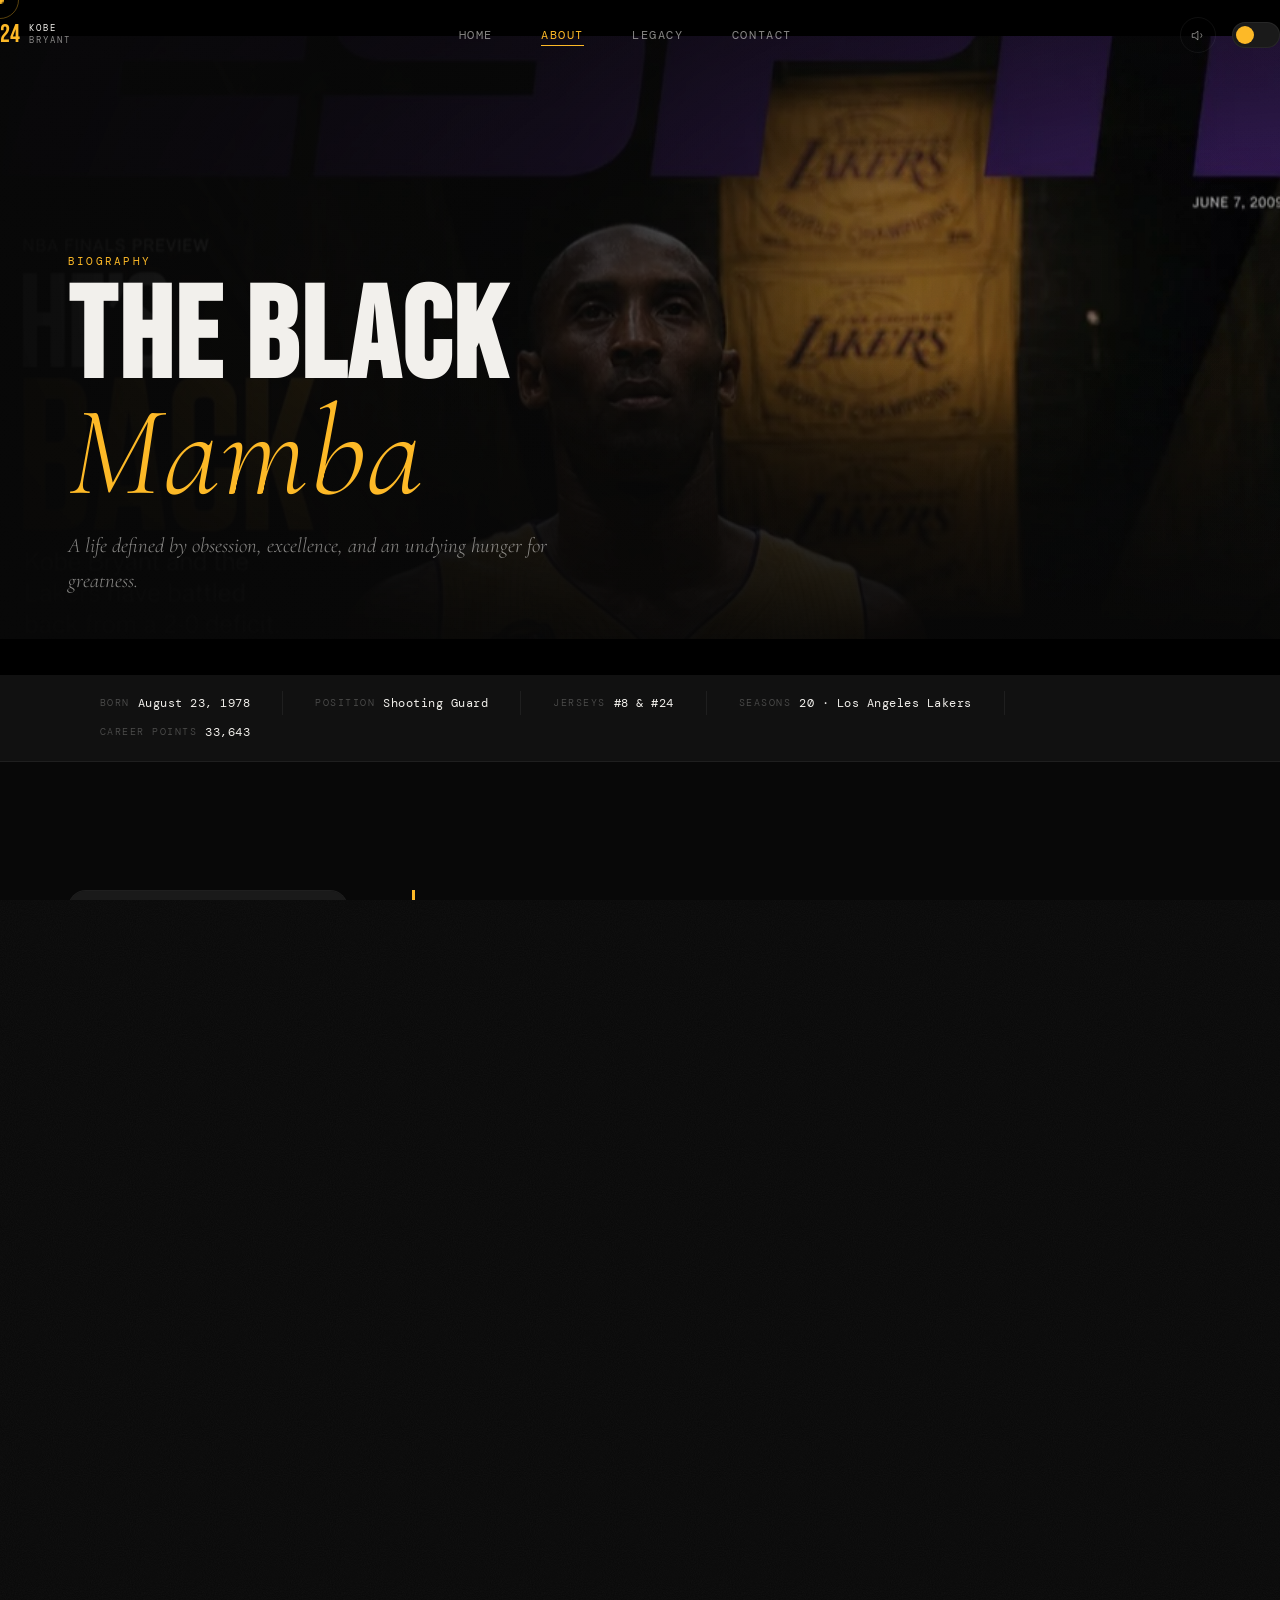
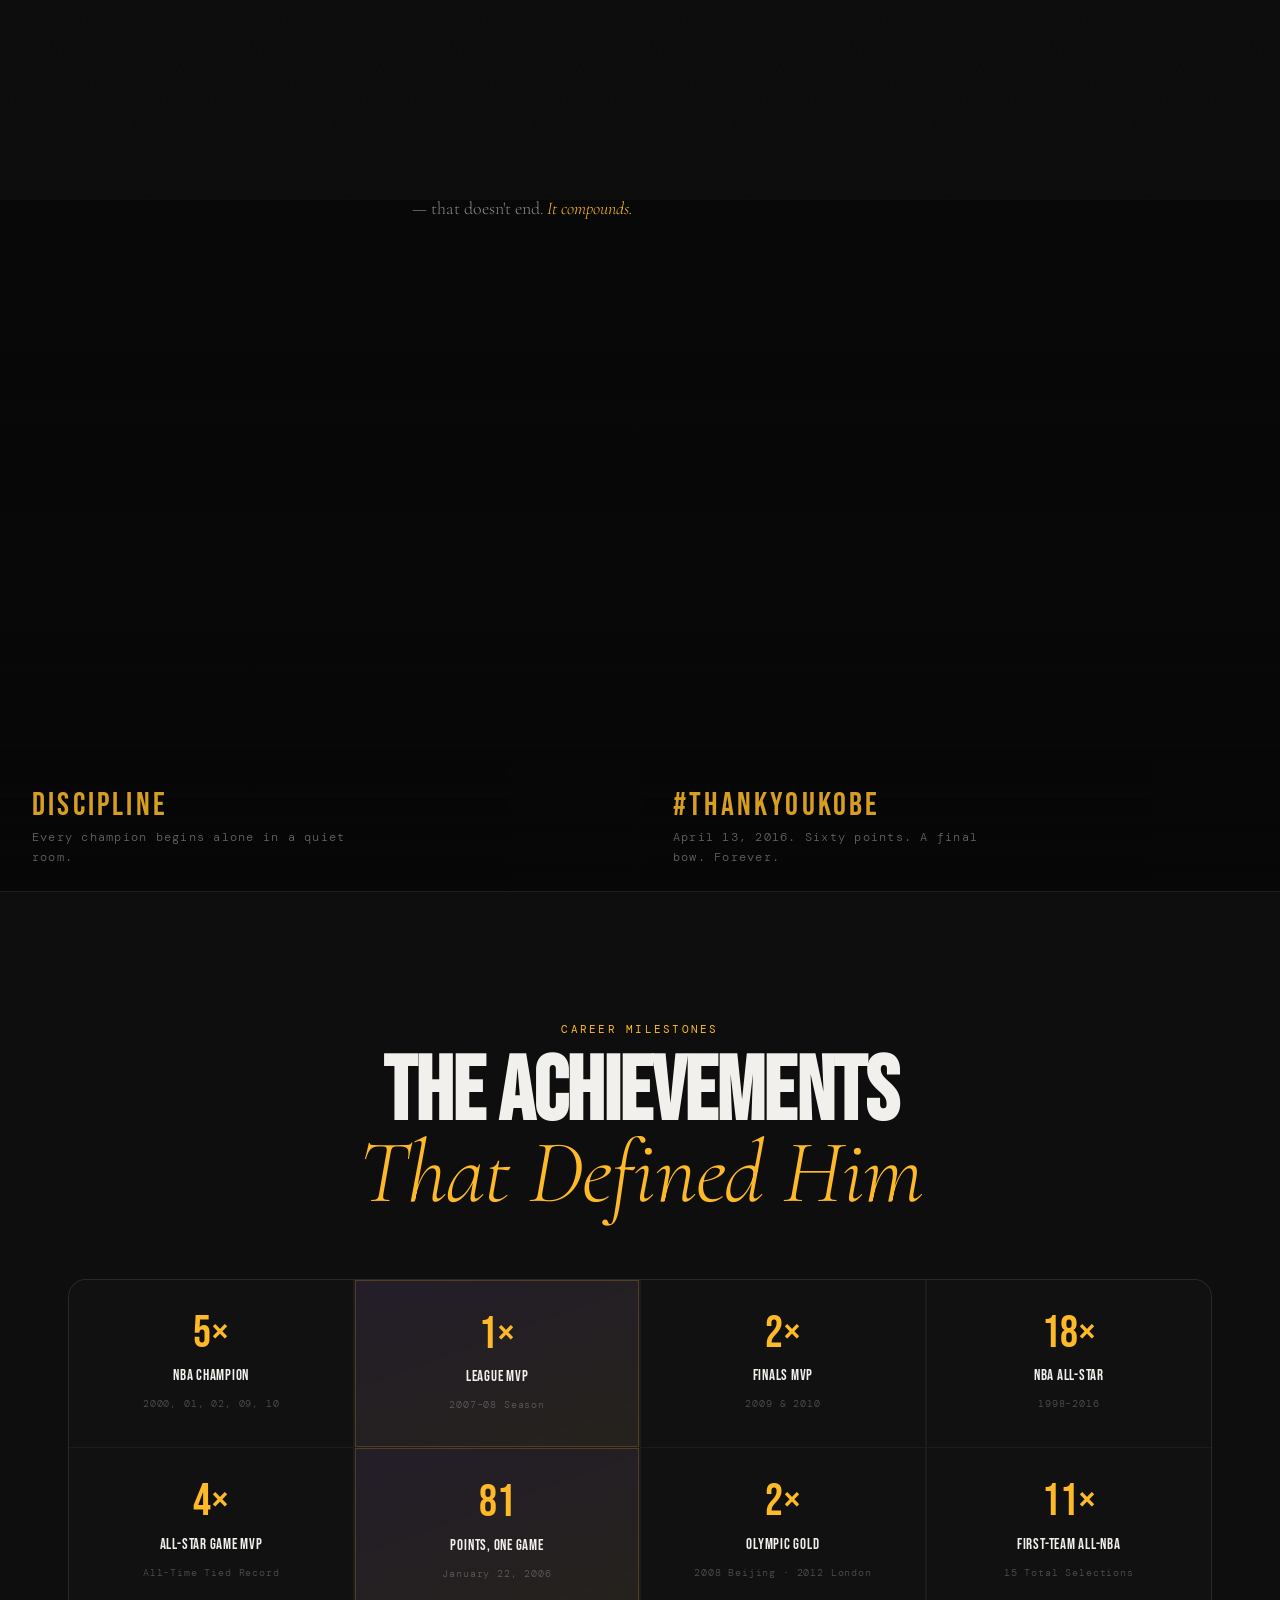
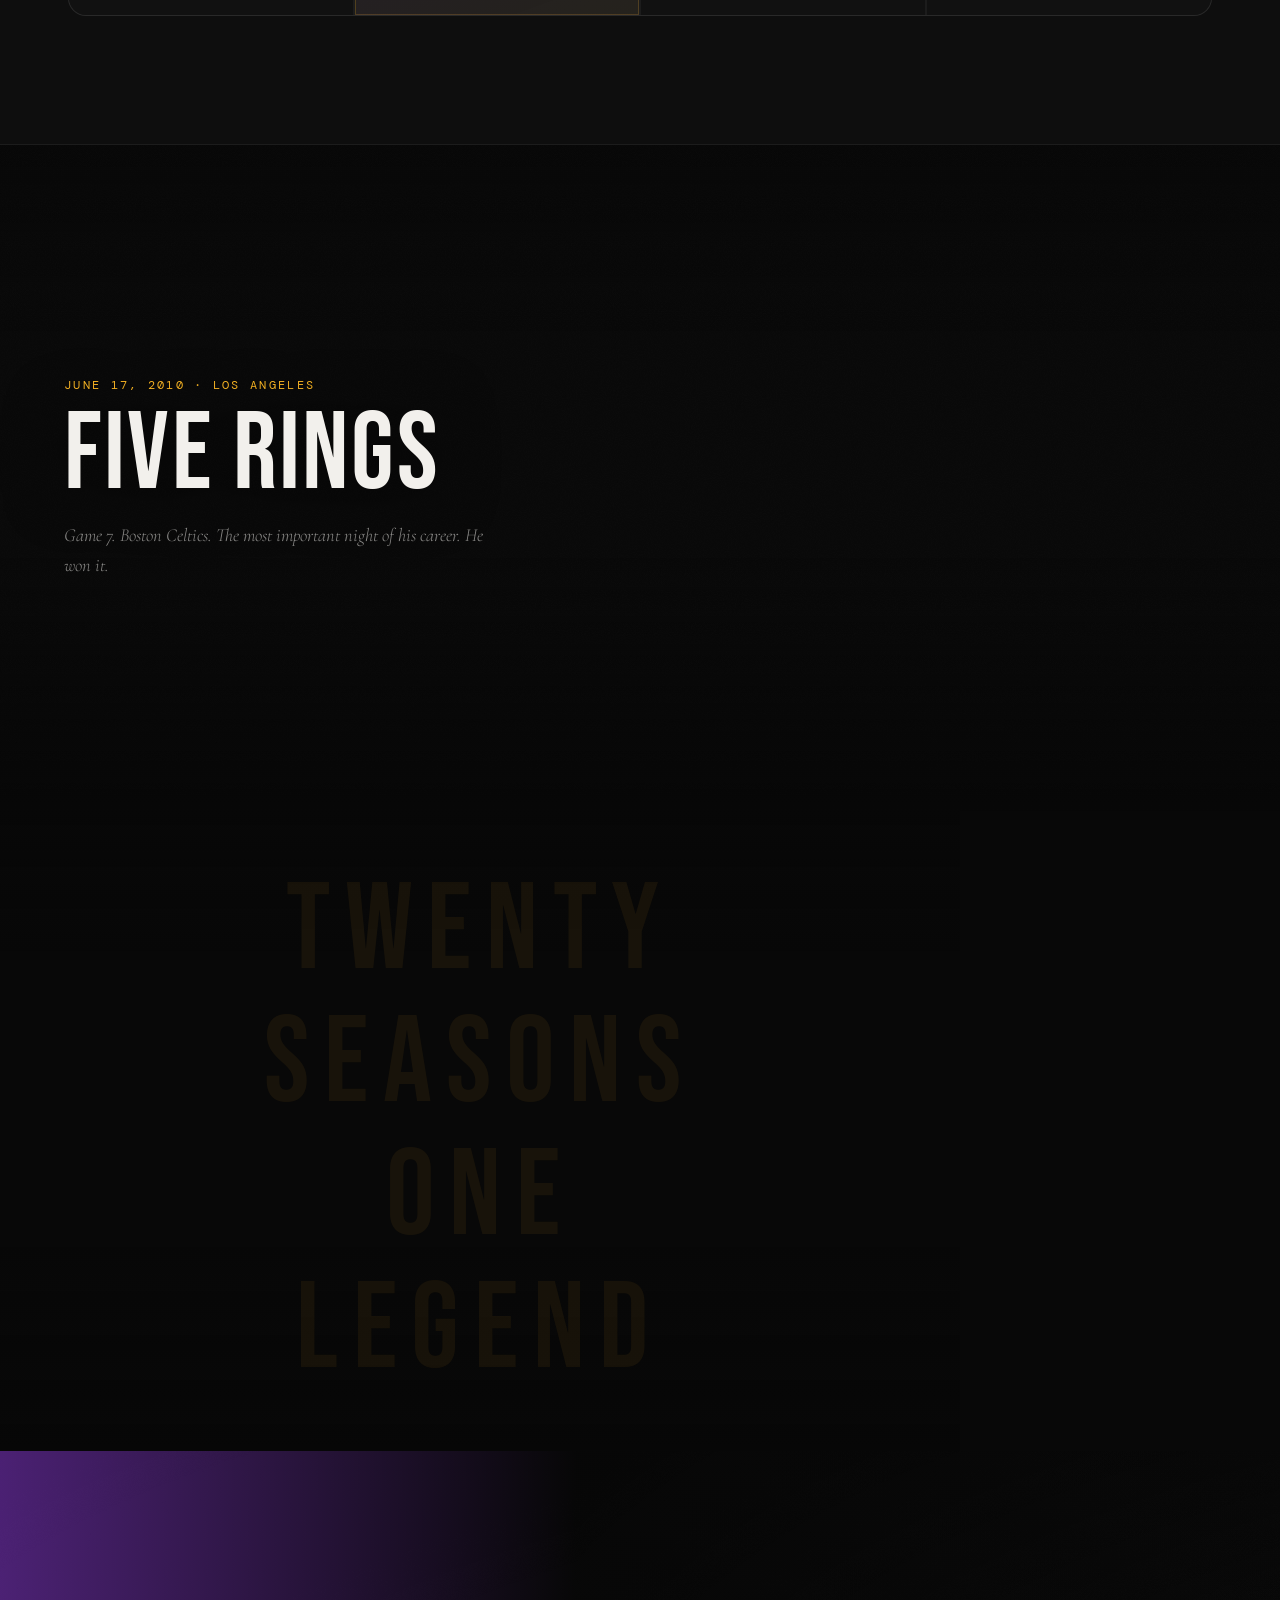
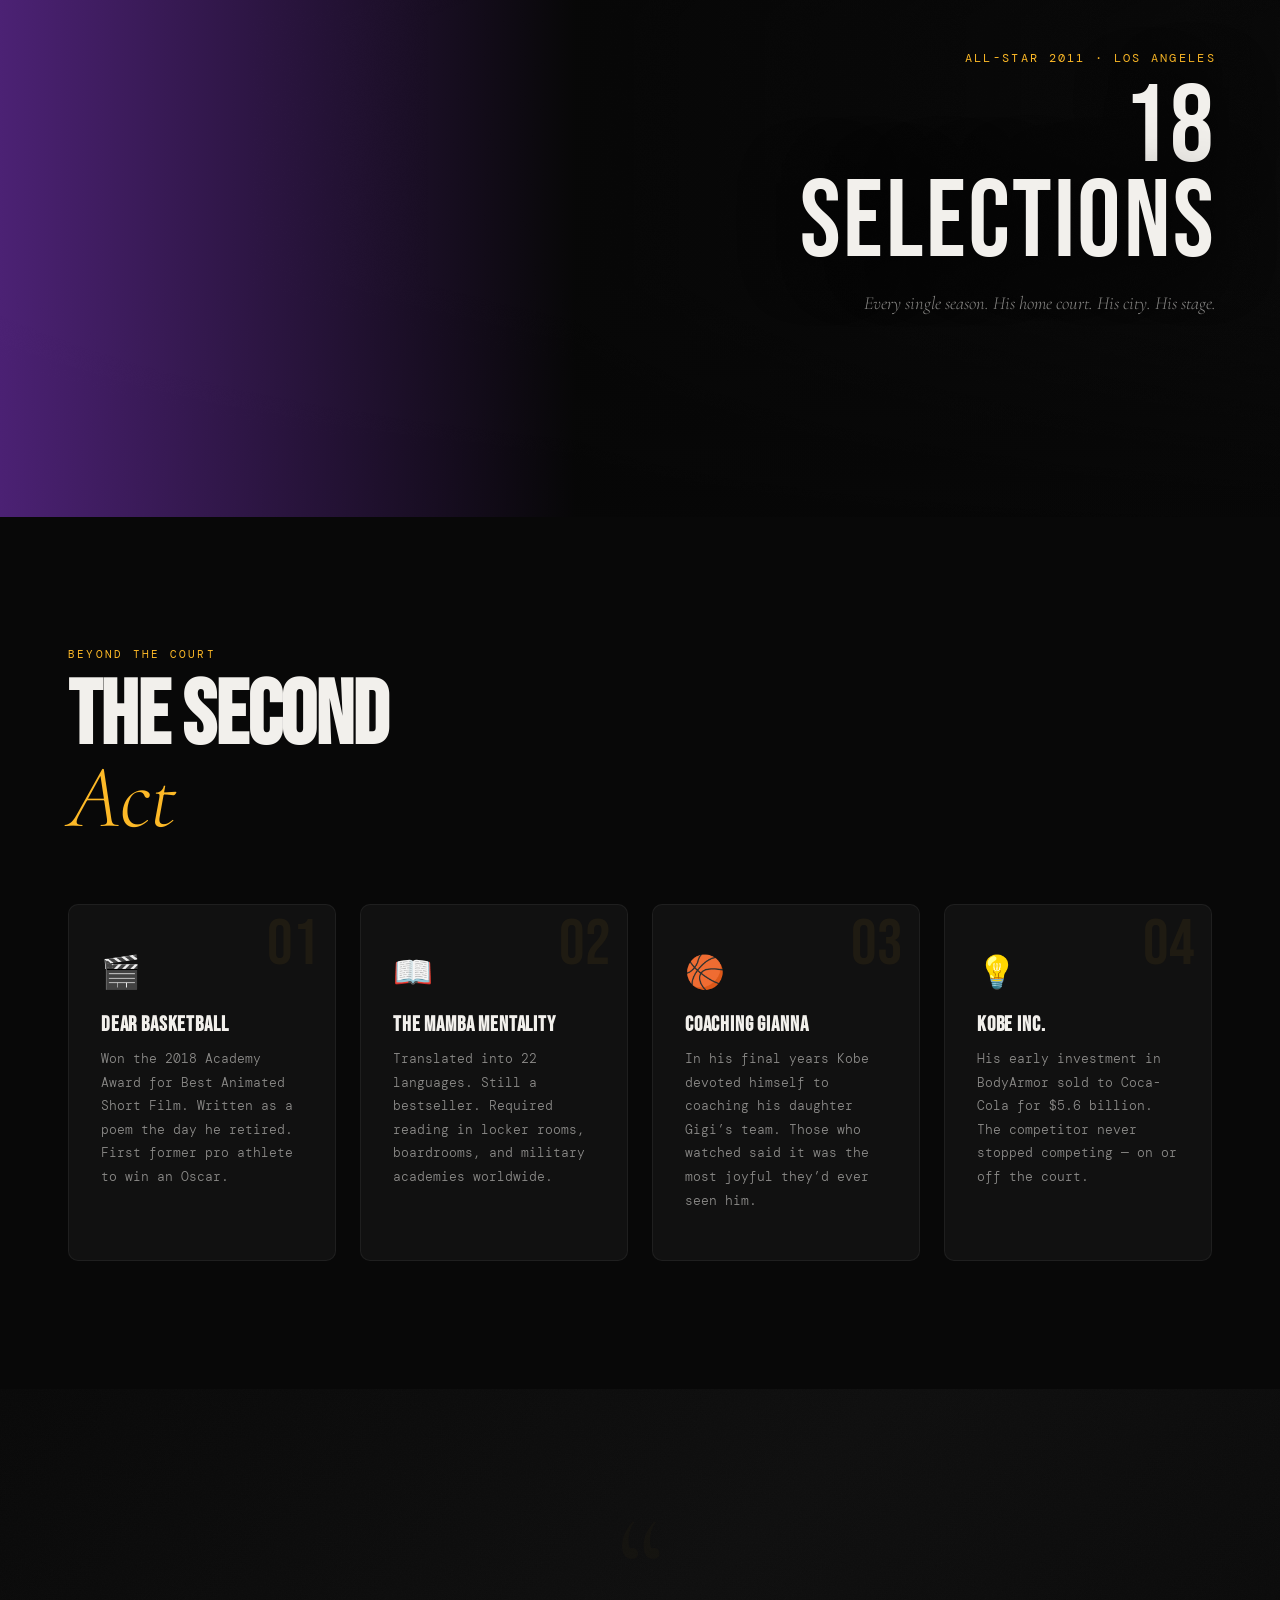
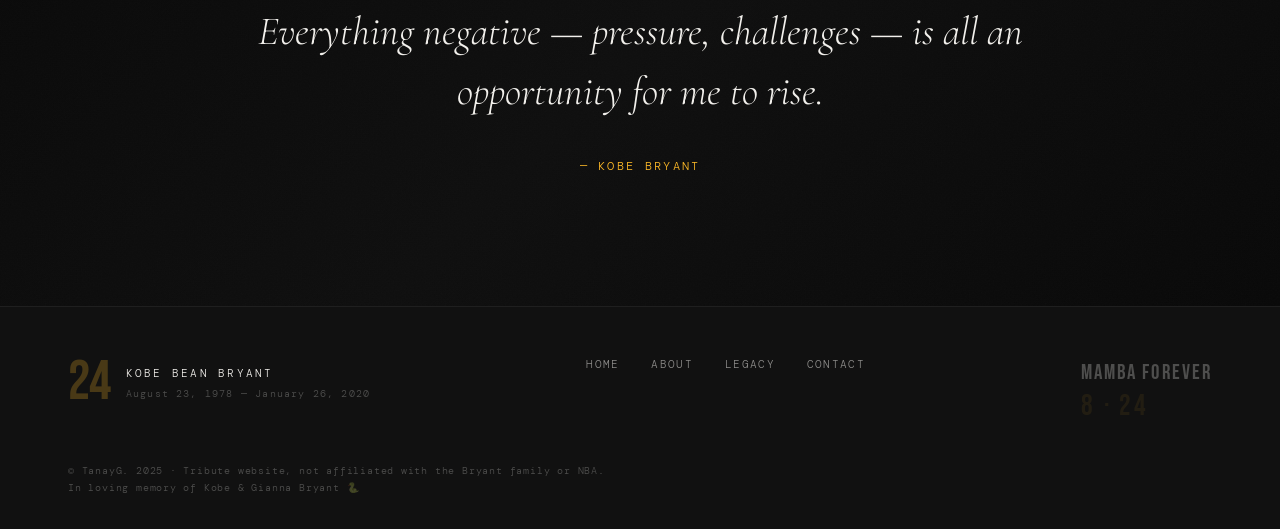
<file: about.html>
<!DOCTYPE html>
<html lang="en" data-theme="dark">
<head>
  <meta charset="UTF-8"/>
  <meta name="viewport" content="width=device-width,initial-scale=1"/>
  <meta name="description" content="Kobe Bryant biography — the full story of the Black Mamba, from Lower Merion to the Hall of Fame."/>
  <meta property="og:title" content="About — Kobe Bryant · The Black Mamba"/>
  <meta property="og:description" content="Kobe Bryant biography — from Lower Merion to the Hall of Fame."/>
  <meta property="og:type" content="website"/>
  <meta name="theme-color" content="#080808"/>
  <link rel="canonical" href="https://kobe-tribute.com/about.html"/>
  <meta name="robots" content="index, follow"/>
  <meta property="og:image" content="img/img-espn.png"/>
  <meta property="og:url" content="https://kobe-tribute.com/about.html"/>
  <meta name="twitter:card" content="summary_large_image"/>
  <meta name="twitter:title" content="About — Kobe Bryant · The Black Mamba"/>
  <meta name="twitter:image" content="img/img-espn.png"/>
  <title>About — Kobe Bryant · The Black Mamba</title>
  <link rel="preconnect" href="https://fonts.googleapis.com"/>
  <link rel="preconnect" href="https://fonts.gstatic.com" crossorigin/>
  <link href="https://fonts.googleapis.com/css2?family=Bebas+Neue&family=Cormorant+Garamond:ital,wght@0,300;0,400;0,600;1,300;1,600&family=DM+Mono:wght@300;400&display=swap" rel="stylesheet"/>
  <link rel="stylesheet" href="styles.css"/>
  <link rel="stylesheet" href="images.css"/>
</head>
<body>
<a href="#main" class="skip-link">Skip to content</a>
<div id="cur-dot" aria-hidden="true"></div>
<div id="cur-ring" aria-hidden="true"></div>
<div id="scroll-bar" aria-hidden="true"></div>

<nav id="nav" aria-label="Main navigation">
  <a href="index.html" class="nav-logo" aria-label="Home">
    <span class="nl-num">24</span>
    <div class="nl-text"><span class="nl-k">KOBE</span><span class="nl-b">BRYANT</span></div>
  </a>
  <ul id="nav-menu" role="list">
    <li><a href="index.html" class="nl">Home</a></li>
    <li><a href="about.html" class="nl active" aria-current="page">About</a></li>
    <li><a href="now.html" class="nl">Legacy</a></li>
    <li><a href="contact.html" class="nl">Contact</a></li>
  </ul>
  <div class="nav-right">
    <button id="theme-btn" class="theme-btn" aria-label="Toggle theme"><span class="tb-track"><span class="tb-thumb"></span></span></button>
    <button id="menu-btn" class="menu-btn" aria-label="Open menu" aria-expanded="false"><span></span><span></span></button>
  </div>
</nav>

<main id="main">

<!-- PAGE HERO -->
<section class="page-hero-section" aria-label="About Kobe Bryant">
  <div class="phs-layers" aria-hidden="true">
    <picture>
      <source srcset="img/img-espn.webp" type="image/webp"/>
      <img src="img-espn.png" alt="" class="phs-img img-fill" style="--fp:50% 15%" fetchpriority="high"/>
    </picture>
    <div class="phs-vignette"></div>
    <div class="phs-gradient"></div>
    <div class="hl-grain"></div>
    <div class="hl-bar top"></div>
    <div class="hl-bar bottom"></div>
  </div>
  <div class="phs-content wrap">
    <div class="section-eyebrow">Biography</div>
    <h1 class="phs-title">The Black<br><em>Mamba</em></h1>
    <p class="phs-sub">A life defined by obsession, excellence, and an undying hunger for greatness.</p>
  </div>
</section>

<!-- FACTS RIBBON -->
<div class="facts-ribbon" role="complementary" aria-label="Quick facts">
  <div class="wrap">
    <dl class="fr-list">
      <div class="fr-item"><dt>Born</dt><dd>August 23, 1978</dd></div>
      <span class="fr-sep" aria-hidden="true"></span>
      <div class="fr-item"><dt>Position</dt><dd>Shooting Guard</dd></div>
      <span class="fr-sep" aria-hidden="true"></span>
      <div class="fr-item"><dt>Jerseys</dt><dd>#8 &amp; #24</dd></div>
      <span class="fr-sep" aria-hidden="true"></span>
      <div class="fr-item"><dt>Seasons</dt><dd>20 · Los Angeles Lakers</dd></div>
      <span class="fr-sep" aria-hidden="true"></span>
      <div class="fr-item"><dt>Career Points</dt><dd>33,643</dd></div>
    </dl>
  </div>
</div>

<!-- BIOGRAPHY -->
<section class="s-bio reveal-section" aria-labelledby="bio-h">
  <div class="wrap">
    <div class="bio-layout">
      <aside class="bio-sidebar" aria-label="Career stats">
        <div class="bsb-inner">
          <div class="bsb-header">Career Stats</div>
          <dl class="bsb-list">
            <div class="bsb-row"><dt>Height</dt><dd>6\'6\"</dd></div>
            <div class="bsb-row"><dt>Weight</dt><dd>212 lb</dd></div>
            <div class="bsb-row"><dt>Draft</dt><dd>1996 · 13th Pick</dd></div>
            <div class="bsb-row"><dt>Career</dt><dd>1996–2016</dd></div>
            <div class="bsb-row"><dt>PPG</dt><dd>25.0</dd></div>
            <div class="bsb-row"><dt>RPG</dt><dd>5.2</dd></div>
            <div class="bsb-row"><dt>APG</dt><dd>4.7</dd></div>
            <div class="bsb-row"><dt>SPG</dt><dd>1.4</dd></div>
            <div class="bsb-row bsb-highlight"><dt>Total Points</dt><dd>33,643</dd></div>
          </dl>
        </div>
      </aside>
      <div class="bio-body" id="bio-h">
        <p class="bio-lead">Kobe Bryant was far more than a basketball player. He was a testament to what happens when extraordinary talent meets an absolutely unrelenting will to improve — every single day, for twenty years straight.</p>
        <p>Born August 23, 1978, in Philadelphia, Kobe grew up watching his father Joe "Jellybean" Bryant play professional basketball in Italy and the US. By the time he was a teenager, his obsession bordered on the supernatural — arriving at gyms before teammates, studying film for hours, spending entire summers mastering individual moves until they became involuntary.</p>
        <p>He skipped college entirely. Entering the 1996 NBA Draft straight from Lower Merion High School, Kobe was selected 13th overall by Charlotte and immediately traded to the Lakers for Vlade Divac. He was 17. He already knew more about the sport than most ten-year veterans.</p>
        <p>By 1998 he was an All-Star starter — the youngest in NBA history. By 2000 he had a championship ring. By 2002 he had three. The dynasty with Shaquille O'Neal produced back-to-back-to-back titles, but Kobe was already plotting what would come next.</p>
        <p>On January 22, 2006, he scored 81 points against the Toronto Raptors — the second-highest single-game total in NBA history. Fifty-five of those came in the second half alone. In 2008 he was named MVP, then won Olympic Gold in Beijing. Two more championships followed in 2009 and 2010, both with Finals MVP awards.</p>
        <p>He retired on April 13, 2016, with a 60-point farewell. Then proved the Mamba Mentality was never just about basketball — winning an Academy Award, writing a bestselling book, mentoring young athletes, building businesses worth billions, and becoming the most devoted father his daughter Gianna had ever known.</p>
        <p>His death on January 26, 2020, alongside Gianna and seven others, sent shockwaves still reverberating today. But the legacy — the work ethic, the philosophy, the belief that mastery is available to anyone willing to pay its price — that doesn't end. <em>It compounds.</em></p>
      </div>
    </div>
  </div>
</section>

<!-- DIPTYCH -->
<section class="s-diptych reveal-section" aria-label="Discipline and farewell">
  <div class="dip-panel" data-label="DISCIPLINE" data-caption="Every champion begins alone in a quiet room.">
    <picture>
      <source srcset="img/img-locker.webp" type="image/webp"/>
      <img src="img-locker.png" alt="Kobe alone in the Lakers locker room, head bowed in focus — DISCIPLINE poster on the wall, #24 jersey behind him" class="img-fill" style="--fp:50% 30%" loading="lazy"/>
    </picture>
    <div class="dip-overlay" aria-hidden="true"></div>
    <div class="dip-text"><div class="dip-label">DISCIPLINE</div><div class="dip-caption">Every champion begins alone in a quiet room.</div></div>
  </div>
  <div class="dip-panel" data-label="#THANKYOUKOBE" data-caption="April 13, 2016. Sixty points. Forever.">
    <picture>
      <source srcset="img/img-thankyou.webp" type="image/webp"/>
      <img src="img-thankyou.png" alt="Kobe touching his chest in gratitude on his final night — #ThankYouKobe on the scoreboard, confetti falling" class="img-fill" style="--fp:52% 28%" loading="lazy"/>
    </picture>
    <div class="dip-overlay" aria-hidden="true"></div>
    <div class="dip-text"><div class="dip-label">#THANKYOUKOBE</div><div class="dip-caption">April 13, 2016. Sixty points. A final bow. Forever.</div></div>
  </div>
</section>

<!-- ACHIEVEMENTS -->
<section class="s-ach reveal-section" aria-labelledby="ach-h">
  <div class="wrap">
    <header class="section-header center stagger-parent">
      <div class="section-eyebrow stagger-child">Career Milestones</div>
      <h2 class="section-title stagger-child" id="ach-h">The Achievements<br><em>That Defined Him</em></h2>
    </header>
    <div class="ach-grid">
      <div class="ach-card"><div class="ac-num">5×</div><div class="ac-label">NBA Champion</div><div class="ac-years">2000, 01, 02, 09, 10</div></div>
      <div class="ach-card ac-gold"><div class="ac-num">1×</div><div class="ac-label">League MVP</div><div class="ac-years">2007–08 Season</div></div>
      <div class="ach-card"><div class="ac-num">2×</div><div class="ac-label">Finals MVP</div><div class="ac-years">2009 &amp; 2010</div></div>
      <div class="ach-card"><div class="ac-num">18×</div><div class="ac-label">NBA All-Star</div><div class="ac-years">1998–2016</div></div>
      <div class="ach-card"><div class="ac-num">4×</div><div class="ac-label">All-Star Game MVP</div><div class="ac-years">All-Time Tied Record</div></div>
      <div class="ach-card ac-gold"><div class="ac-num">81</div><div class="ac-label">Points, One Game</div><div class="ac-years">January 22, 2006</div></div>
      <div class="ach-card"><div class="ac-num">2×</div><div class="ac-label">Olympic Gold</div><div class="ac-years">2008 Beijing · 2012 London</div></div>
      <div class="ach-card"><div class="ac-num">11×</div><div class="ac-label">First-Team All-NBA</div><div class="ac-years">15 Total Selections</div></div>
    </div>
  </div>
</section>

<!-- 2010 CHAMPIONSHIP -->
<section class="s-fullbleed reveal-section" aria-label="2010 NBA Championship">
  <div class="fb-img-wrap">
    <picture>
      <source srcset="img/img-trophy2010.webp" type="image/webp"/>
      <img src="img-trophy2010.png" alt="Kobe laughing and holding the 2010 NBA Championship Trophy with teammates after Game 7 vs Boston" class="fb-img img-fill" style="--fp:50% 35%" loading="lazy"/>
    </picture>
  </div>
  <div class="fb-overlay" aria-hidden="true"></div>
  <div class="fb-content fb-content-left">
    <div class="fbc-eyebrow">June 17, 2010 · Los Angeles</div>
    <div class="fbc-title">FIVE RINGS</div>
    <div class="fbc-sub">Game 7. Boston Celtics. The most important night of his career. He won it.</div>
  </div>
</section>

<!-- PHOTO BREAK -->
<section class="s-photo-break reveal-section" aria-label="Career photographs collage">
  <picture>
    <source srcset="img/img-grid9.webp" type="image/webp"/>
    <img src="img-grid9.png" alt="Nine defining career photographs of Kobe Bryant spanning his 20-season career" class="img-fill" style="--fp:50% 50%" loading="lazy"/>
  </picture>
  <div class="pb-overlay" aria-hidden="true"></div>
  <div class="pb-text" aria-hidden="true"><span>TWENTY</span><span>SEASONS</span><span>ONE</span><span>LEGEND</span></div>
</section>

<!-- ALL-STAR 2011 -->
<section class="s-fullbleed s-fullbleed-purple reveal-section" aria-label="NBA All-Star 2011">
  <div class="fb-img-wrap">
    <picture>
      <source srcset="img/img-allstar2011.webp" type="image/webp"/>
      <img src="img-allstar2011.png" alt="Kobe Bryant entering the All-Star 2011 arena in LA — thousands of phone flashlights create a galaxy of light" class="fb-img img-fill" style="--fp:50% 30%" loading="lazy"/>
    </picture>
  </div>
  <div class="fb-overlay fb-overlay-purple" aria-hidden="true"></div>
  <div class="fb-content fb-content-right">
    <div class="fbc-eyebrow">All-Star 2011 · Los Angeles</div>
    <div class="fbc-title">18<br>SELECTIONS</div>
    <div class="fbc-sub">Every single season. His home court. His city. His stage.</div>
  </div>
</section>

<!-- BEYOND -->
<section class="s-beyond reveal-section" aria-labelledby="beyond-h">
  <div class="wrap">
    <header class="section-header stagger-parent">
      <div class="section-eyebrow stagger-child">Beyond the Court</div>
      <h2 class="section-title stagger-child" id="beyond-h">The Second<br><em>Act</em></h2>
    </header>
    <div class="beyond-grid">
      <article class="bg-card"><div class="bgc-num" aria-hidden="true">01</div><div class="bgc-icon">🎬</div><h3>Dear Basketball</h3><p>Won the 2018 Academy Award for Best Animated Short Film. Written as a poem the day he retired. First former pro athlete to win an Oscar.</p></article>
      <article class="bg-card"><div class="bgc-num" aria-hidden="true">02</div><div class="bgc-icon">📖</div><h3>The Mamba Mentality</h3><p>Translated into 22 languages. Still a bestseller. Required reading in locker rooms, boardrooms, and military academies worldwide.</p></article>
      <article class="bg-card"><div class="bgc-num" aria-hidden="true">03</div><div class="bgc-icon">🏀</div><h3>Coaching Gianna</h3><p>In his final years Kobe devoted himself to coaching his daughter Gigi’s team. Those who watched said it was the most joyful they’d ever seen him.</p></article>
      <article class="bg-card"><div class="bgc-num" aria-hidden="true">04</div><div class="bgc-icon">💡</div><h3>Kobe Inc.</h3><p>His early investment in BodyArmor sold to Coca-Cola for $5.6 billion. The competitor never stopped competing — on or off the court.</p></article>
    </div>
  </div>
</section>

<!-- QUOTE -->
<section class="s-quote reveal-section" aria-label="Quote">
  <div class="quote-scene" aria-hidden="true"><div class="qs-bg"></div><div class="qs-grain"></div></div>
  <div class="wrap">
    <div class="quote-inner stagger-parent">
      <div class="q-mark" aria-hidden="true">“</div>
      <blockquote><p>Everything negative — pressure, challenges — is all an opportunity for me to rise.</p></blockquote>
      <cite>— Kobe Bryant</cite>
    </div>
  </div>
</section>

</main>

<footer class="site-footer" aria-label="Footer">
  <div class="wrap">
    <div class="footer-grid">
      <div class="footer-brand"><span class="fb-num" aria-hidden="true">24</span><div class="fb-text"><span class="fb-name">KOBE BEAN BRYANT</span><span class="fb-dates">August 23, 1978 — January 26, 2020</span></div></div>
      <nav class="footer-nav" aria-label="Footer links"><a href="index.html">Home</a><a href="about.html">About</a><a href="now.html">Legacy</a><a href="contact.html">Contact</a></nav>
      <div class="footer-mamba"><span class="fm-text">MAMBA FOREVER</span><span class="fm-nums" aria-hidden="true">8 · 24</span></div>
      <p class="footer-copy">© TanayG. 2025 · Tribute website, not affiliated with the Bryant family or NBA.<br>In loving memory of Kobe &amp; Gianna Bryant 🐍</p>
    </div>
  </div>
</footer>
<button id="back-top" aria-label="Back to top"><svg viewBox="0 0 24 24" fill="none" stroke="currentColor" stroke-width="1.5" aria-hidden="true"><path d="M12 19V5M5 12l7-7 7 7"/></svg></button>
<script src="main.js"></script>
<script src="transition.js"></script>
</body>
</html>
</file>
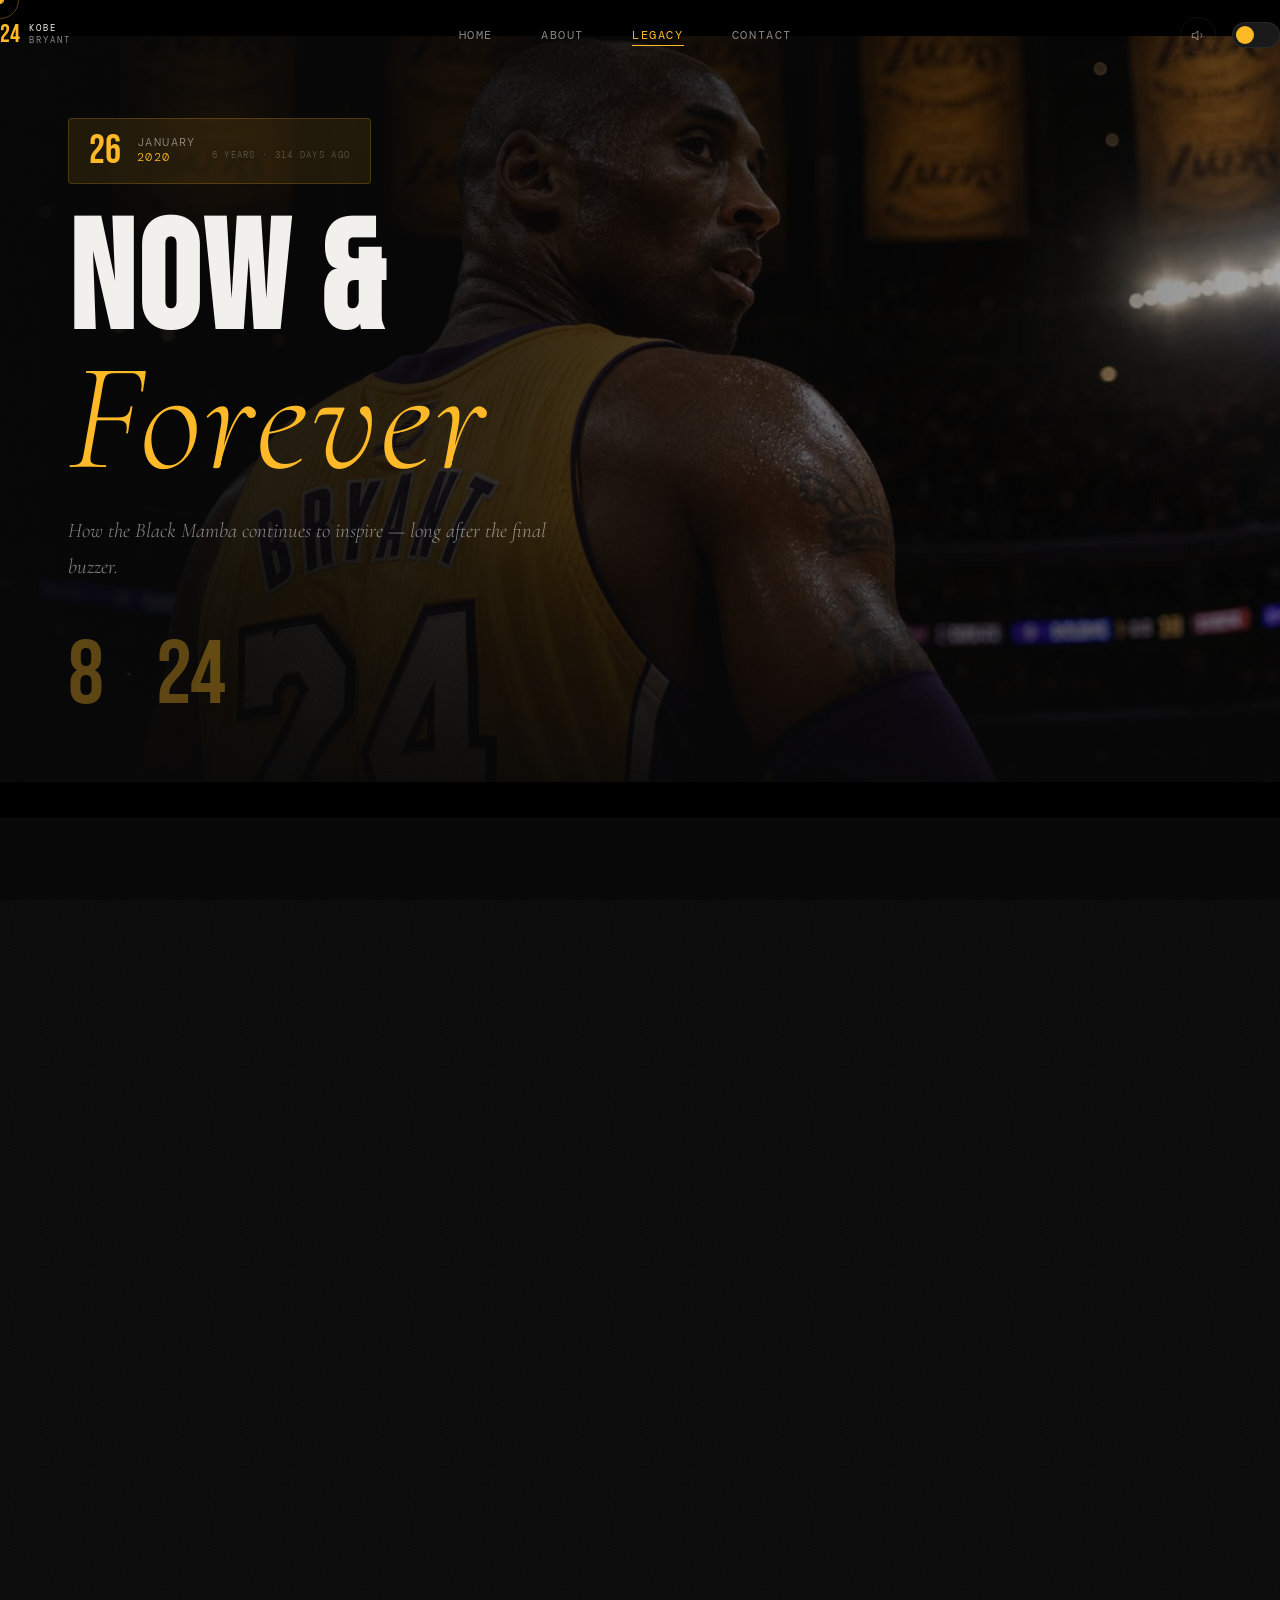
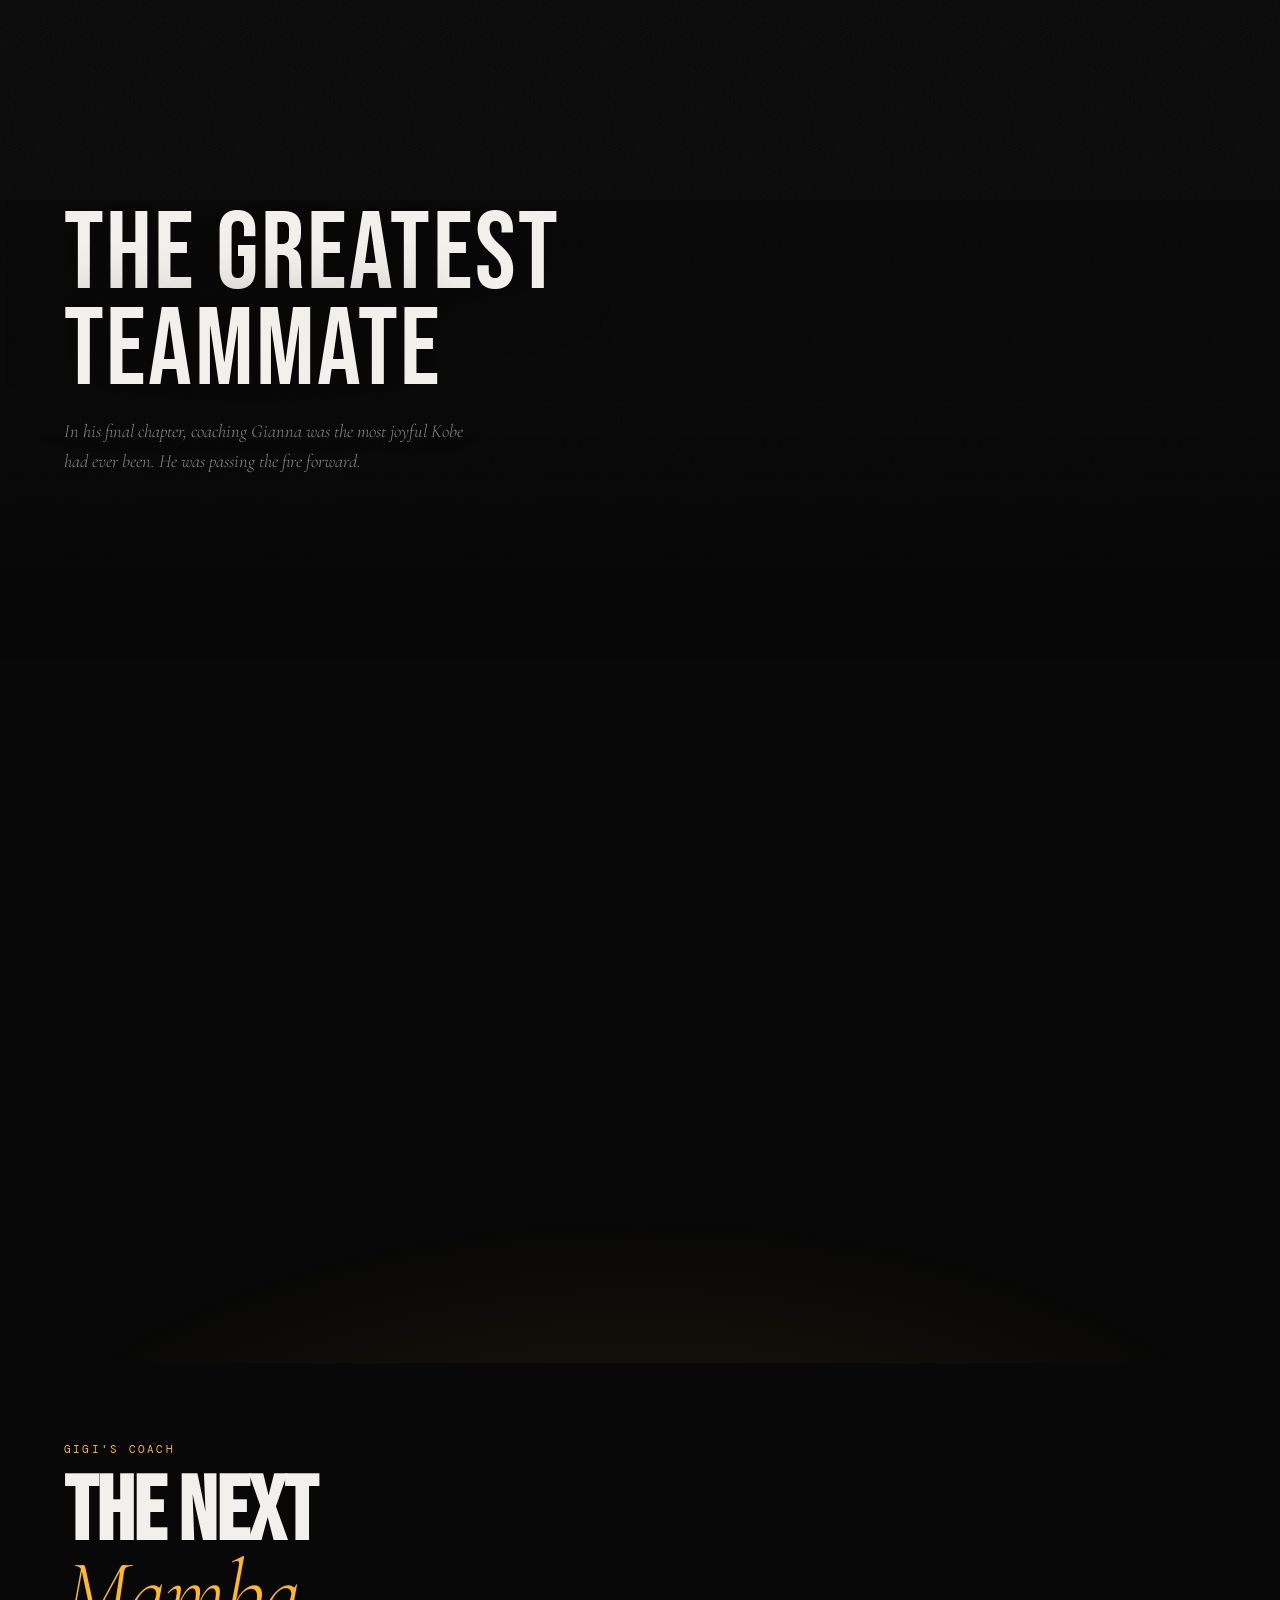
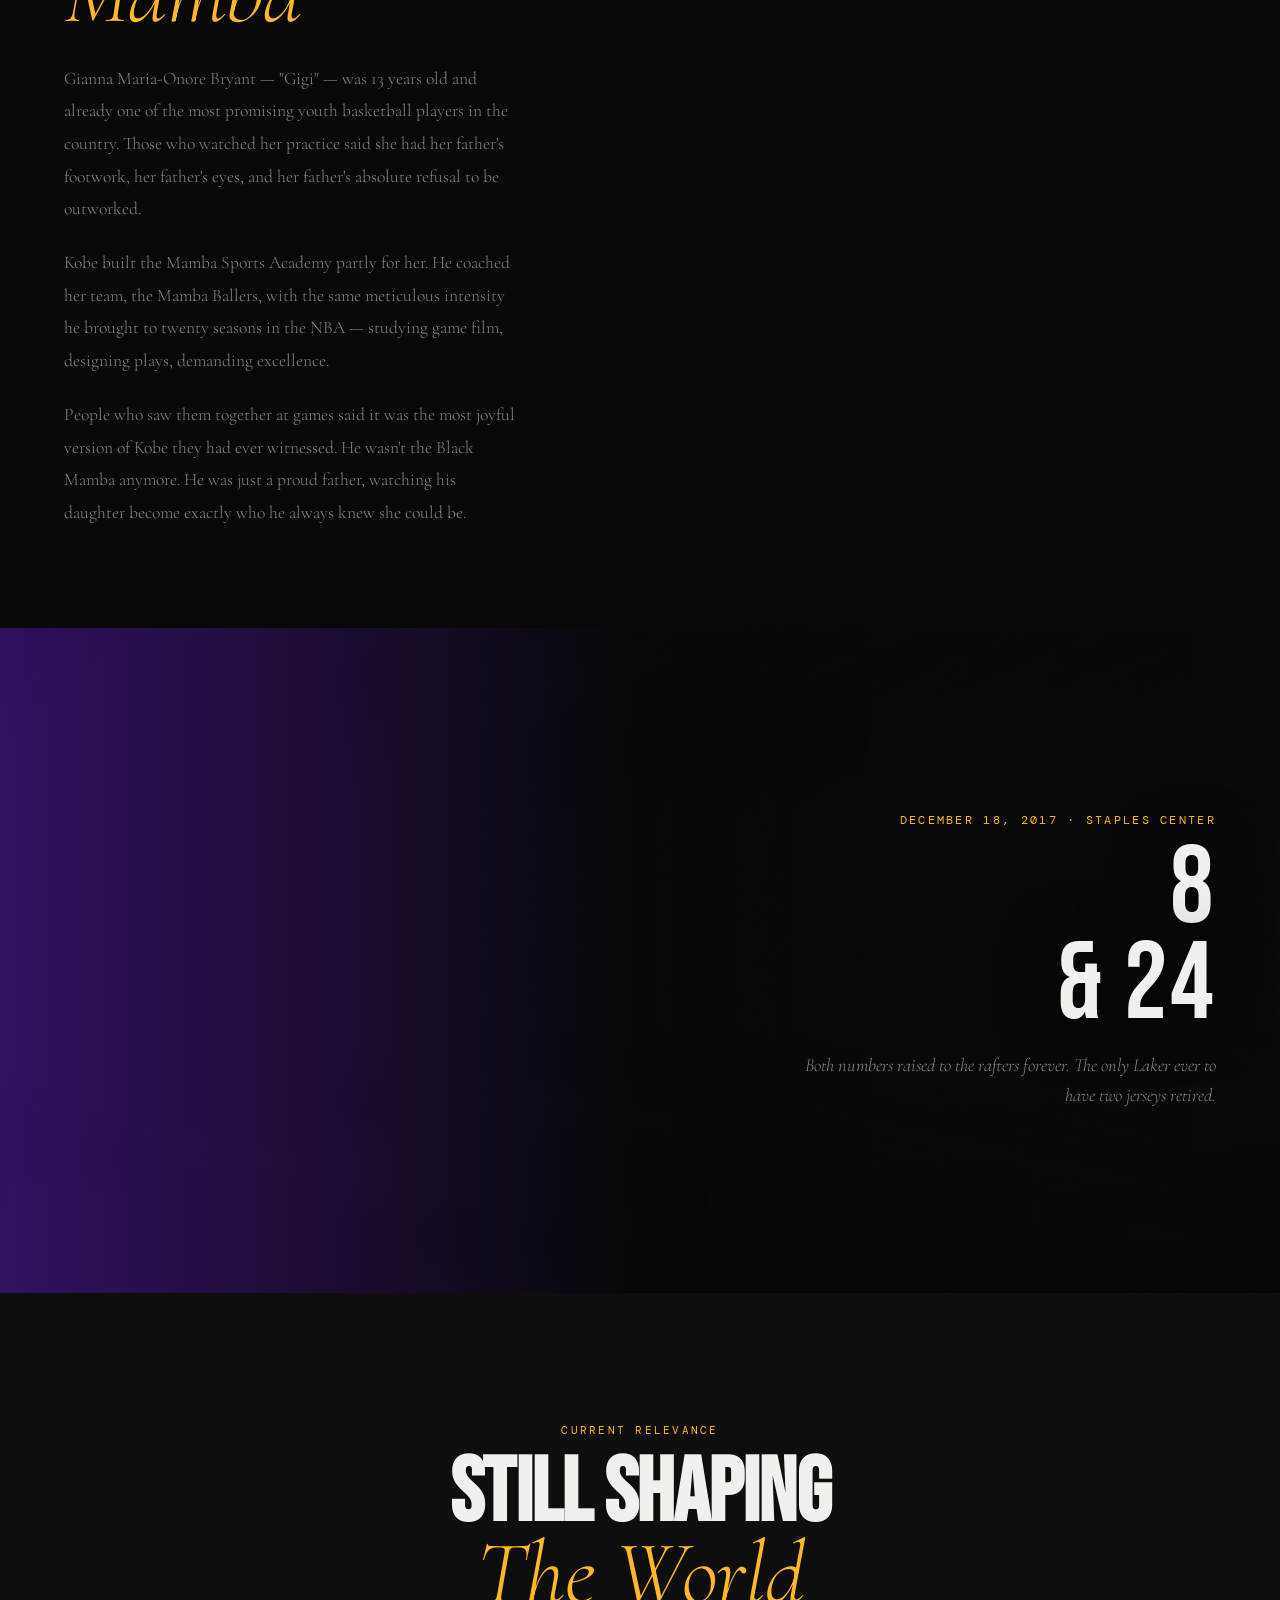
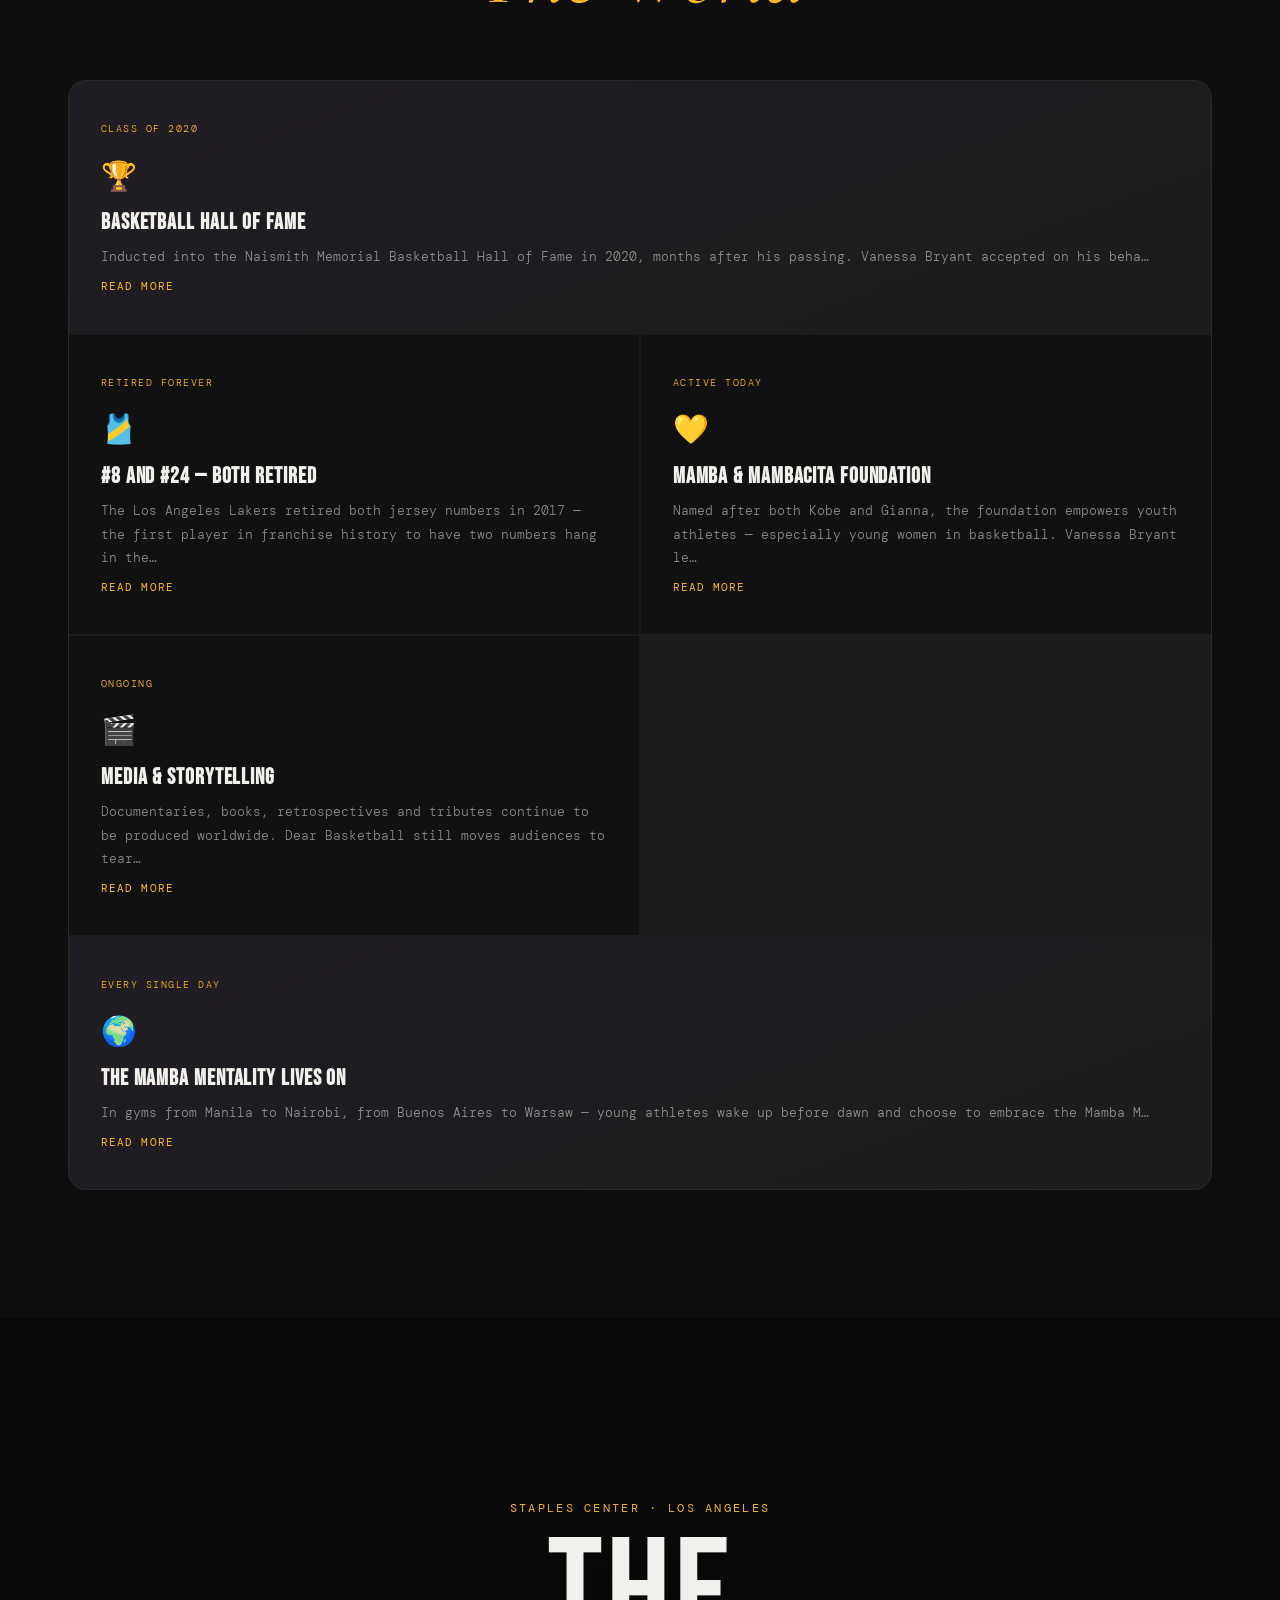
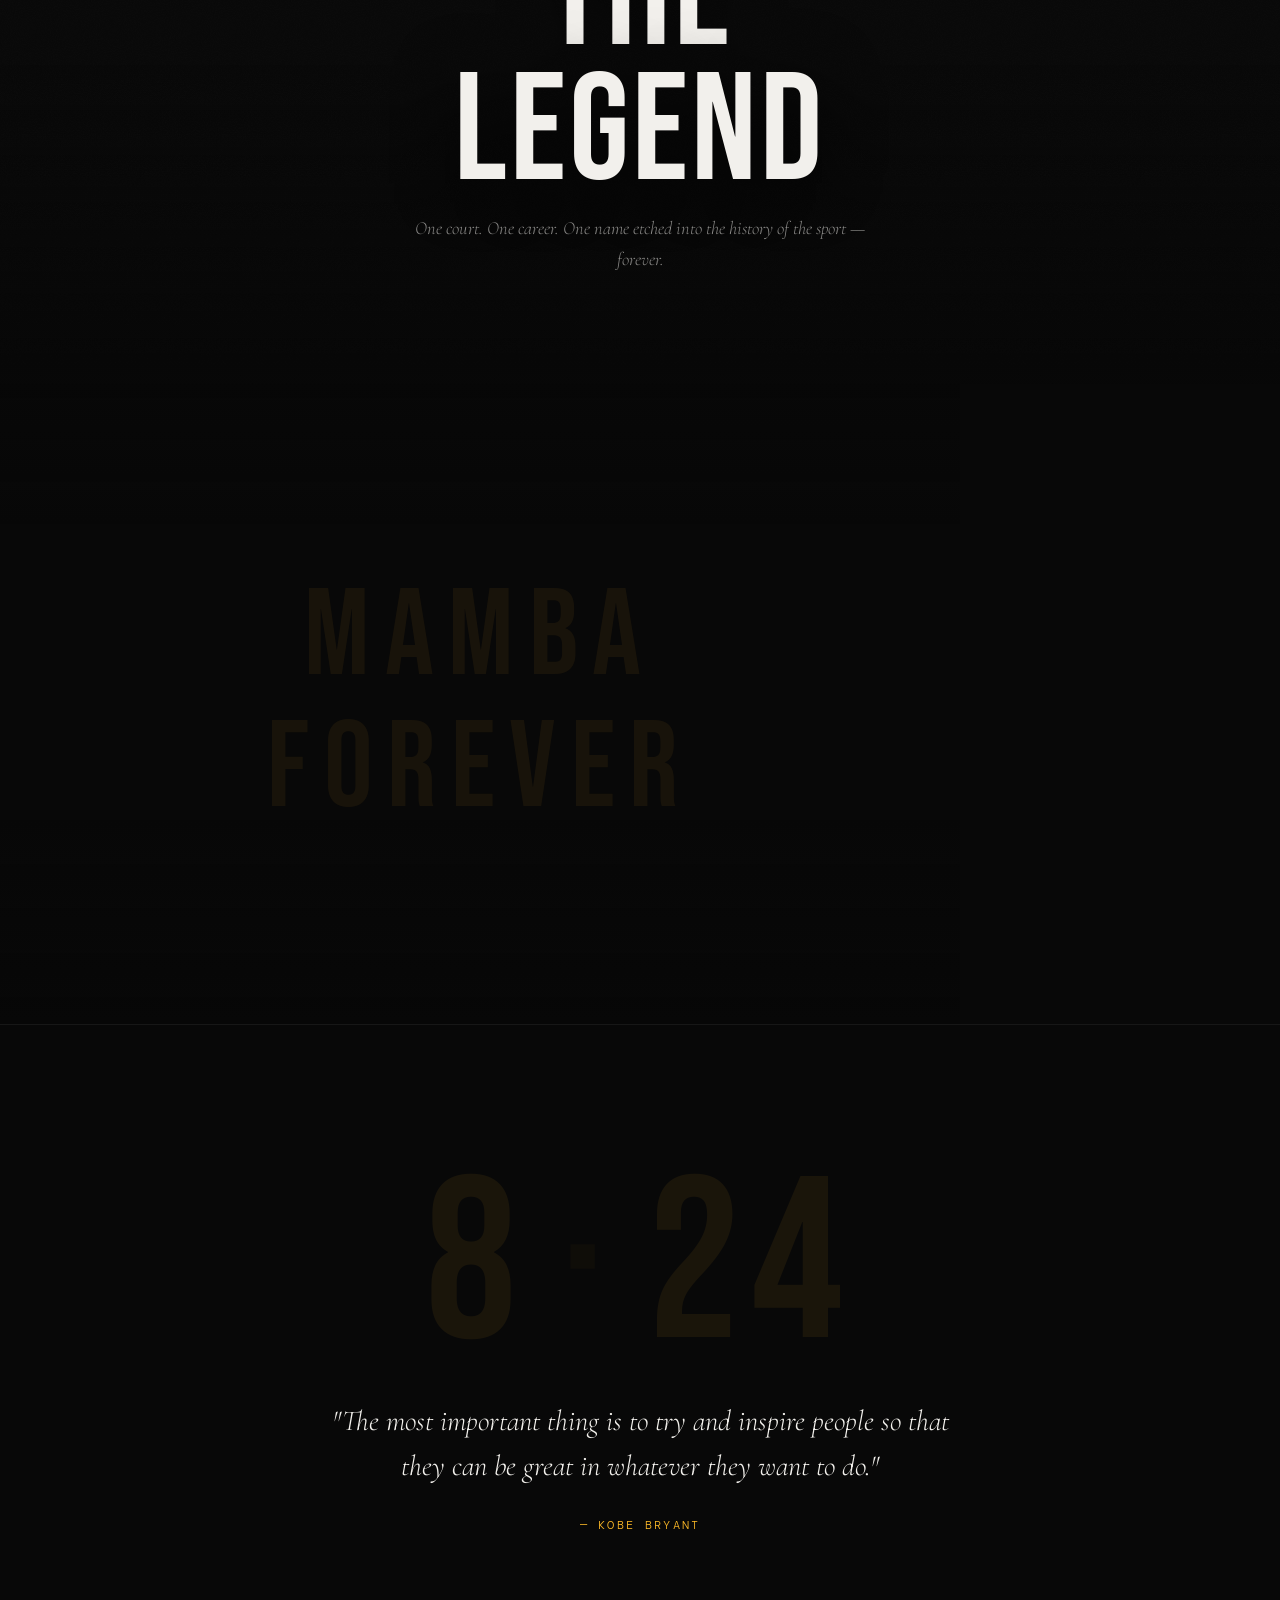
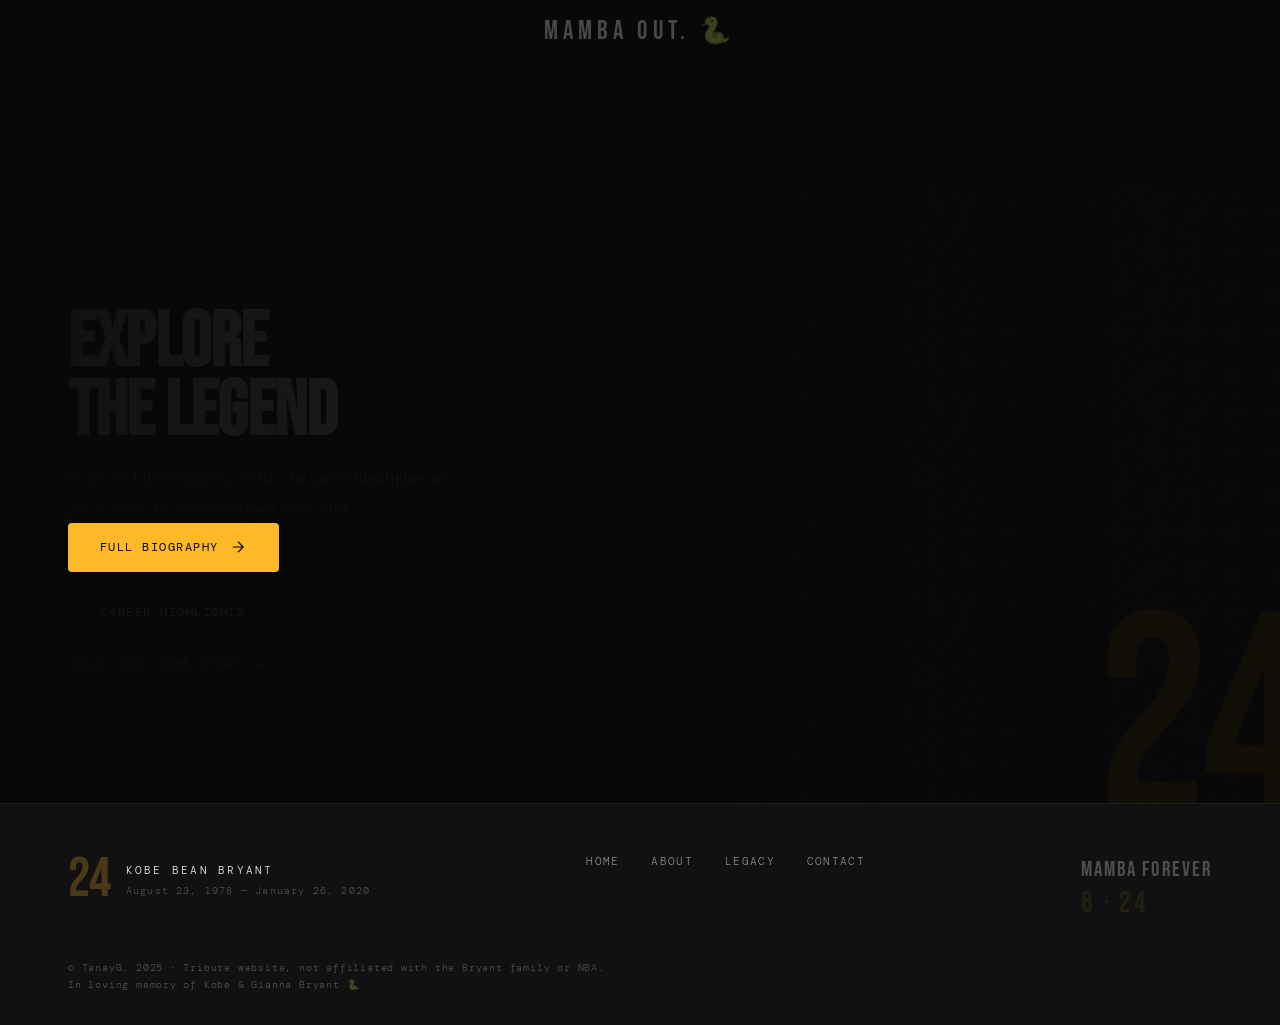
<file: now.html>
<!DOCTYPE html>
<html lang="en" data-theme="dark">
<head>
  <meta charset="UTF-8"/>
  <meta name="viewport" content="width=device-width,initial-scale=1"/>
  <meta name="description" content="Kobe Bryant's living legacy — how the Black Mamba continues to inspire the world."/>
  <title>Legacy — Kobe Bryant · The Black Mamba</title>
  <meta property="og:title" content="Legacy — Kobe Bryant · The Black Mamba"/>
  <meta property="og:description" content="How the Black Mamba continues to inspire the world — Kobe Bryant's living legacy."/>
  <meta property="og:type" content="website"/>
  <meta name="theme-color" content="#080808"/>
  <link rel="canonical" href="https://kobe-tribute.com/now.html"/>
  <meta name="robots" content="index, follow"/>
  <meta property="og:image" content="img/img-wave.png"/>
  <meta property="og:url" content="https://kobe-tribute.com/now.html"/>
  <meta name="twitter:card" content="summary_large_image"/>
  <meta name="twitter:title" content="Legacy — Kobe Bryant · The Black Mamba"/>
  <meta name="twitter:image" content="img/img-wave.png"/>
  <link rel="preconnect" href="https://fonts.googleapis.com"/>
  <link rel="preconnect" href="https://fonts.gstatic.com" crossorigin/>
  <link href="https://fonts.googleapis.com/css2?family=Bebas+Neue&family=Cormorant+Garamond:ital,wght@0,300;0,400;0,600;1,300;1,600&family=DM+Mono:wght@300;400&display=swap" rel="stylesheet"/>
  <link rel="stylesheet" href="styles.css"/>
  <link rel="stylesheet" href="images.css"/>
</head>
<body>
<a href="#main" class="skip-link">Skip to content</a>
<div id="cur-dot" aria-hidden="true"></div>
<div id="cur-ring" aria-hidden="true"></div>
<div id="scroll-bar" aria-hidden="true"></div>

<nav id="nav" aria-label="Main navigation">
  <a href="index.html" class="nav-logo" aria-label="Kobe Bryant — Home">
    <span class="nl-num">24</span>
    <div class="nl-text"><span class="nl-k">KOBE</span><span class="nl-b">BRYANT</span></div>
  </a>
  <ul id="nav-menu" role="list">
    <li><a href="index.html" class="nl">Home</a></li>
    <li><a href="about.html" class="nl">About</a></li>
    <li><a href="now.html" class="nl active" aria-current="page">Legacy</a></li>
    <li><a href="contact.html" class="nl">Contact</a></li>
  </ul>
  <div class="nav-right">
    <button id="theme-btn" class="theme-btn" aria-label="Toggle theme"><span class="tb-track"><span class="tb-thumb"></span></span></button>
    <button id="menu-btn" class="menu-btn" aria-label="Open menu" aria-expanded="false"><span></span><span></span></button>
  </div>
</nav>

<main id="main">

<!-- ═══ MEMORIAL HERO — Wave goodbye image ════════════════ -->
<section class="s-memorial" aria-label="In memoriam — Kobe &amp; Gianna Bryant">
  <div class="mem-bg" aria-hidden="true">
    <picture>
        <source srcset="img/img-hero.webp" type="image/webp"/>
        <img src="img-hero.png" alt="" class="mem-photo img-fill" style="--fp:65% 25%" loading="lazy"/>
      </picture>
    <div class="mem-overlay"></div>
    <div class="hl-grain"></div>
    <div class="hl-bar top"></div>
    <div class="hl-bar bottom"></div>
  </div>
  <div class="mem-content wrap">
    <div class="mem-date-badge" aria-label="January 26, 2020">
      <span class="mdb-day">26</span>
      <div class="mdb-right">
        <span class="mdb-month">January</span>
        <span class="mdb-year">2020</span>
      </div>
    </div>
    <h1 class="mem-title">Now &amp;<br><em>Forever</em></h1>
    <p class="mem-sub">How the Black Mamba continues to inspire — long after the final buzzer.</p>
    <div class="mem-numbers" aria-label="Retired jersey numbers">
      <span class="mn-num">8</span>
      <span class="mn-sep">·</span>
      <span class="mn-num">24</span>
    </div>
  </div>
</section>

<!-- ═══ JANUARY 26 ════════════════════════════════════════ -->
<section class="s-passing reveal-section" aria-labelledby="pass-h">
  <div class="wrap">
    <div class="passing-layout">
      <div class="pass-left stagger-parent">
        <div class="section-eyebrow stagger-child">January 26, 2020</div>
        <h2 class="section-title stagger-child" id="pass-h">The Morning<br><em>That Changed Everything</em></h2>
      </div>
      <div class="pass-right stagger-parent">
        <p class="body-copy stagger-child">On a foggy Sunday morning in Calabasas, California, Kobe Bryant, his 13-year-old daughter Gianna, and seven others were killed when their helicopter crashed into a hillside. Dense fog had reduced visibility to near zero. The pilot, likely disoriented, could not recover.</p>
        <p class="body-copy stagger-child">When the news broke, it felt like the entire world held its breath. Then exhaled in grief. Vigils spread from Los Angeles to Lagos. Athletes wept on live television. A generation that had grown up watching #24 could not process what they were hearing.</p>
        <p class="body-copy stagger-child">Kobe was 41. Gianna was 13, already being called the next great player in women's basketball. They were heading together to a youth tournament — a father coaching his daughter, doing what they both loved most.</p>
        <div class="in-memoriam stagger-child">
          <div class="im-name">Kobe Bean Bryant</div>
          <div class="im-name">Gianna Maria-Onore Bryant</div>
          <div class="im-dates">1978 – 2020 &nbsp;·&nbsp; 2006 – 2020</div>
        </div>
      </div>
    </div>
  </div>
</section>

<!-- ═══ FATHER & DAUGHTER — Kobe + Gianna courtside ═══════ -->
<section class="s-fullbleed reveal-section" aria-label="Kobe and Gianna Bryant — father and daughter">
  <div class="fb-img-wrap">
    <picture>
        <source srcset="img/img-gianna-smile.webp" type="image/webp"/>
        <img src="img-gianna-smile.png" alt="Kobe Bryant and his daughter Gianna laughing together courtside at a basketball game — their faces turned toward each other, pure joy between a father and his daughter" class="fb-img img-fill" style="--fp:50% 32%" loading="lazy"/>
      </picture>
  </div>
  <div class="fb-overlay" aria-hidden="true"></div>
  <div class="fb-content fb-content-left">
    <div class="fbc-eyebrow">Kobe &amp; Gianna</div>
    <div class="fbc-title">THE GREATEST<br>TEAMMATE</div>
    <div class="fbc-sub">In his final chapter, coaching Gianna was the most joyful Kobe had ever been. He was passing the fire forward.</div>
  </div>
</section>

<!-- ═══ MAMBA ACADEMY — Coaching moment ══════════════════ -->
<section class="s-intro reveal-section" aria-labelledby="coach-h">
  <div class="intro-img-col" style="max-height:75vh;overflow:hidden">
    <div class="intro-img-sticky">
      <picture>
        <source srcset="img/img-mamba-academy.webp" type="image/webp"/>
        <img src="img-mamba-academy.png" alt="Kobe Bryant coaching his daughter Gianna at Mamba Academy — both holding basketballs, Kobe speaking intensely, Gianna listening with full focus" class="intro-img img-fill" style="--fp:50% 28%" loading="lazy"/>
      </picture>
      <div class="intro-img-badge">
        <span class="iib-top">MAMBA ACADEMY</span>
        <span class="iib-bot">Passing the Fire Forward</span>
      </div>
      <div class="intro-img-glow" aria-hidden="true"></div>
    </div>
  </div>
  <div class="intro-text-col">
    <div class="intro-inner stagger-parent">
      <div class="section-eyebrow stagger-child" id="coach-h">Gigi's Coach</div>
      <h2 class="section-title stagger-child">The Next<br><em>Mamba</em></h2>
      <p class="body-copy stagger-child">Gianna Maria-Onore Bryant — "Gigi" — was 13 years old and already one of the most promising youth basketball players in the country. Those who watched her practice said she had her father's footwork, her father's eyes, and her father's absolute refusal to be outworked.</p>
      <p class="body-copy stagger-child">Kobe built the Mamba Sports Academy partly for her. He coached her team, the Mamba Ballers, with the same meticulous intensity he brought to twenty seasons in the NBA — studying game film, designing plays, demanding excellence.</p>
      <p class="body-copy stagger-child">People who saw them together at games said it was the most joyful version of Kobe they had ever witnessed. He wasn't the Black Mamba anymore. He was just a proud father, watching his daughter become exactly who he always knew she could be.</p>
    </div>
  </div>
</section>

<!-- ═══ JERSEY RETIREMENT CEREMONY ════════════════════════ -->
<section class="s-fullbleed reveal-section" aria-label="Jersey retirement ceremony at Staples Center">
  <div class="fb-img-wrap">
    <picture>
        <source srcset="img/img-jersey-retire.webp" type="image/webp"/>
        <img src="img-jersey-retire.png" alt="Kobe Bryant at the podium during his jersey retirement ceremony at Staples Center — both his #8 and #24 jerseys hanging in the rafters, Vanessa and Gianna watching, the crowd standing in ovation" class="fb-img img-fill" style="--fp:50% 22%" loading="lazy"/>
      </picture>
  </div>
  <div class="fb-overlay fb-overlay-purple" aria-hidden="true"></div>
  <div class="fb-content fb-content-right">
    <div class="fbc-eyebrow">December 18, 2017 · Staples Center</div>
    <div class="fbc-title">8<br>&amp; 24</div>
    <div class="fbc-sub">Both numbers raised to the rafters forever. The only Laker ever to have two jerseys retired.</div>
  </div>
</section>

<!-- ═══ LIVING LEGACY DASHBOARD ══════════════════════════ -->
<section class="s-now-dash reveal-section" aria-labelledby="now-h">
  <div class="wrap">
    <header class="section-header center stagger-parent">
      <div class="section-eyebrow stagger-child">Current Relevance</div>
      <h2 class="section-title stagger-child" id="now-h">Still Shaping<br><em>The World</em></h2>
    </header>
    <div class="now-grid">
      <div class="now-card nc-wide">
        <div class="nc-tag">Class of 2020</div>
        <div class="nc-icon" aria-hidden="true">🏆</div>
        <h3>Basketball Hall of Fame</h3>
        <p>Inducted into the Naismith Memorial Basketball Hall of Fame in 2020, months after his passing. Vanessa Bryant accepted on his behalf before a standing ovation that lasted four minutes. His daughters sat in the front row. The arena was completely silent between sobs.</p>
      </div>
      <div class="now-card">
        <div class="nc-tag">Retired Forever</div>
        <div class="nc-icon" aria-hidden="true">🎽</div>
        <h3>#8 and #24 — Both Retired</h3>
        <p>The Los Angeles Lakers retired both jersey numbers in 2017 — the first player in franchise history to have two numbers hang in the Staples Center rafters simultaneously.</p>
      </div>
      <div class="now-card">
        <div class="nc-tag">Active Today</div>
        <div class="nc-icon" aria-hidden="true">💛</div>
        <h3>Mamba &amp; Mambacita Foundation</h3>
        <p>Named after both Kobe and Gianna, the foundation empowers youth athletes — especially young women in basketball. Vanessa Bryant leads every initiative with the same drive Kobe brought to the court.</p>
      </div>
      <div class="now-card">
        <div class="nc-tag">Ongoing</div>
        <div class="nc-icon" aria-hidden="true">🎬</div>
        <h3>Media &amp; Storytelling</h3>
        <p>Documentaries, books, retrospectives and tributes continue to be produced worldwide. <em>Dear Basketball</em> still moves audiences to tears. His philosophy is studied in schools, boardrooms, and training facilities on every continent.</p>
      </div>
      <div class="now-card nc-wide">
        <div class="nc-tag">Every Single Day</div>
        <div class="nc-icon" aria-hidden="true">🌍</div>
        <h3>The Mamba Mentality Lives On</h3>
        <p>In gyms from Manila to Nairobi, from Buenos Aires to Warsaw — young athletes wake up before dawn and choose to embrace the Mamba Mentality. Number 24 jerseys are still sold, still worn, still revered in 2025. His message of relentless effort became a universal language of ambition that outlives any sport, any era, any record. That is what immortality looks like.</p>
      </div>
    </div>
  </div>
</section>

<!-- ═══ SPOTLIGHT — Alone on court, jerseys retired ═══════ -->
<section class="s-fullbleed reveal-section" aria-label="Kobe alone on the court — a solitary figure under a spotlight">
  <div class="fb-img-wrap">
    <picture>
        <source srcset="img/img-spotlight.webp" type="image/webp"/>
        <img src="img-spotlight.png" alt="Kobe Bryant alone on the Lakers court at center, seen from behind in his #24 jersey — a single spotlight illuminating him from above, both his retired jersey numbers visible in the rafters, thousands of fans surrounding the darkness" class="fb-img img-fill" style="--fp:65% 18%" loading="lazy"/>
      </picture>
  </div>
  <div class="fb-overlay fb-overlay-top" aria-hidden="true"></div>
  <div class="fb-content fb-content-center" style="padding-top:8vh">
    <div class="fbc-eyebrow">Staples Center · Los Angeles</div>
    <div class="fbc-title" style="font-size:clamp(4rem,12vw,10rem)">THE<br>LEGEND</div>
    <div class="fbc-sub" style="margin:0 auto;max-width:480px">One court. One career. One name etched into the history of the sport — forever.</div>
  </div>
</section>


<!-- ═══ COLLAGE — career moments strip ════════════════════ -->
<section class="s-photo-break reveal-section"  aria-label="Career photo gallery">
  <picture>
        <source srcset="img/img-collage.webp" type="image/webp"/>
        <img class="img-fill" src="img-collage.png" alt="A collage of ten defining Kobe Bryant career moments spanning twenty seasons" style="--fp:50% 50%" loading="lazy"/>
      </picture>
  <div class="pb-overlay" aria-hidden="true"></div>
  <div class="pb-text" aria-hidden="true">
    <span>MAMBA</span><span>FOREVER</span>
  </div>
</section>

<!-- ═══ TRIBUTE QUOTE ══════════════════════════════════════ -->
<section class="s-tribute reveal-section" aria-label="Final tribute">
  <div class="wrap">
    <div class="tribute-inner stagger-parent">
      <div class="tribute-nums" aria-hidden="true">
        <span>8</span><span class="tn-sep">·</span><span>24</span>
      </div>
      <div class="tribute-quote stagger-parent">
        <blockquote>
          <p class="stagger-child">"The most important thing is to try and inspire people so that they can be great in whatever they want to do."</p>
        </blockquote>
        <cite class="stagger-child">— Kobe Bryant</cite>
      </div>
      <div class="tribute-mamba stagger-child" aria-label="Mamba Out">MAMBA OUT. 🐍</div>
    </div>
  </div>
</section>

<!-- ═══ CTA ════════════════════════════════════════════════ -->
<section class="s-cta reveal-section" aria-label="Explore more">
  <div class="cta-bg" aria-hidden="true">
    <picture>
        <source srcset="img/img-spotlight.webp" type="image/webp"/>
        <img class="img-fill" src="img-spotlight.png" alt="" style="--fp:65% 18%" loading="lazy"/>
      </picture>
    <div class="cta-overlay"></div>
    <div class="hl-grain"></div>
  </div>
  <div class="wrap">
    <div class="cta-inner stagger-parent">
      <div class="cta-left">
        <h2 class="stagger-child">Explore<br>the Legend</h2>
        <p class="stagger-child">Read the full biography, revisit the career highlights, or get in touch to share your own Kobe story.</p>
      </div>
      <nav class="cta-right stagger-child" aria-label="Explore navigation">
        <a href="about.html" class="btn-gold">
          <span>Full Biography</span>
          <svg viewBox="0 0 24 24" fill="none" stroke="currentColor" stroke-width="1.5" aria-hidden="true"><path d="M5 12h14M12 5l7 7-7 7"/></svg>
        </a>
        <a href="index.html" class="btn-outline">Career Highlights</a>
        <a href="contact.html" class="text-arrow">
          Share Your Kobe Story
          <svg viewBox="0 0 24 24" fill="none" stroke="currentColor" stroke-width="1.5" aria-hidden="true"><path d="M5 12h14M12 5l7 7-7 7"/></svg>
        </a>
      </nav>
    </div>
  </div>
</section>

</main>

<footer class="site-footer" aria-label="Site footer">
  <div class="wrap">
    <div class="footer-grid">
      <div class="footer-brand">
        <span class="fb-num" aria-hidden="true">24</span>
        <div class="fb-text"><span class="fb-name">KOBE BEAN BRYANT</span><span class="fb-dates">August 23, 1978 — January 26, 2020</span></div>
      </div>
      <nav class="footer-nav" aria-label="Footer navigation">
        <a href="index.html">Home</a><a href="about.html">About</a><a href="now.html">Legacy</a><a href="contact.html">Contact</a>
      </nav>
      <div class="footer-mamba"><span class="fm-text">MAMBA FOREVER</span><span class="fm-nums" aria-hidden="true">8 · 24</span></div>
      <p class="footer-copy">© TanayG. 2025 · Tribute website, not affiliated with the Bryant family or NBA.<br>In loving memory of Kobe &amp; Gianna Bryant 🐍</p>
    </div>
  </div>
</footer>

<button id="back-top" aria-label="Back to top">
  <svg viewBox="0 0 24 24" fill="none" stroke="currentColor" stroke-width="1.5" aria-hidden="true"><path d="M12 19V5M5 12l7-7 7 7"/></svg>
</button>

<script src="main.js"></script>
<script src="transition.js"></script>
</body>
</html>
</file>
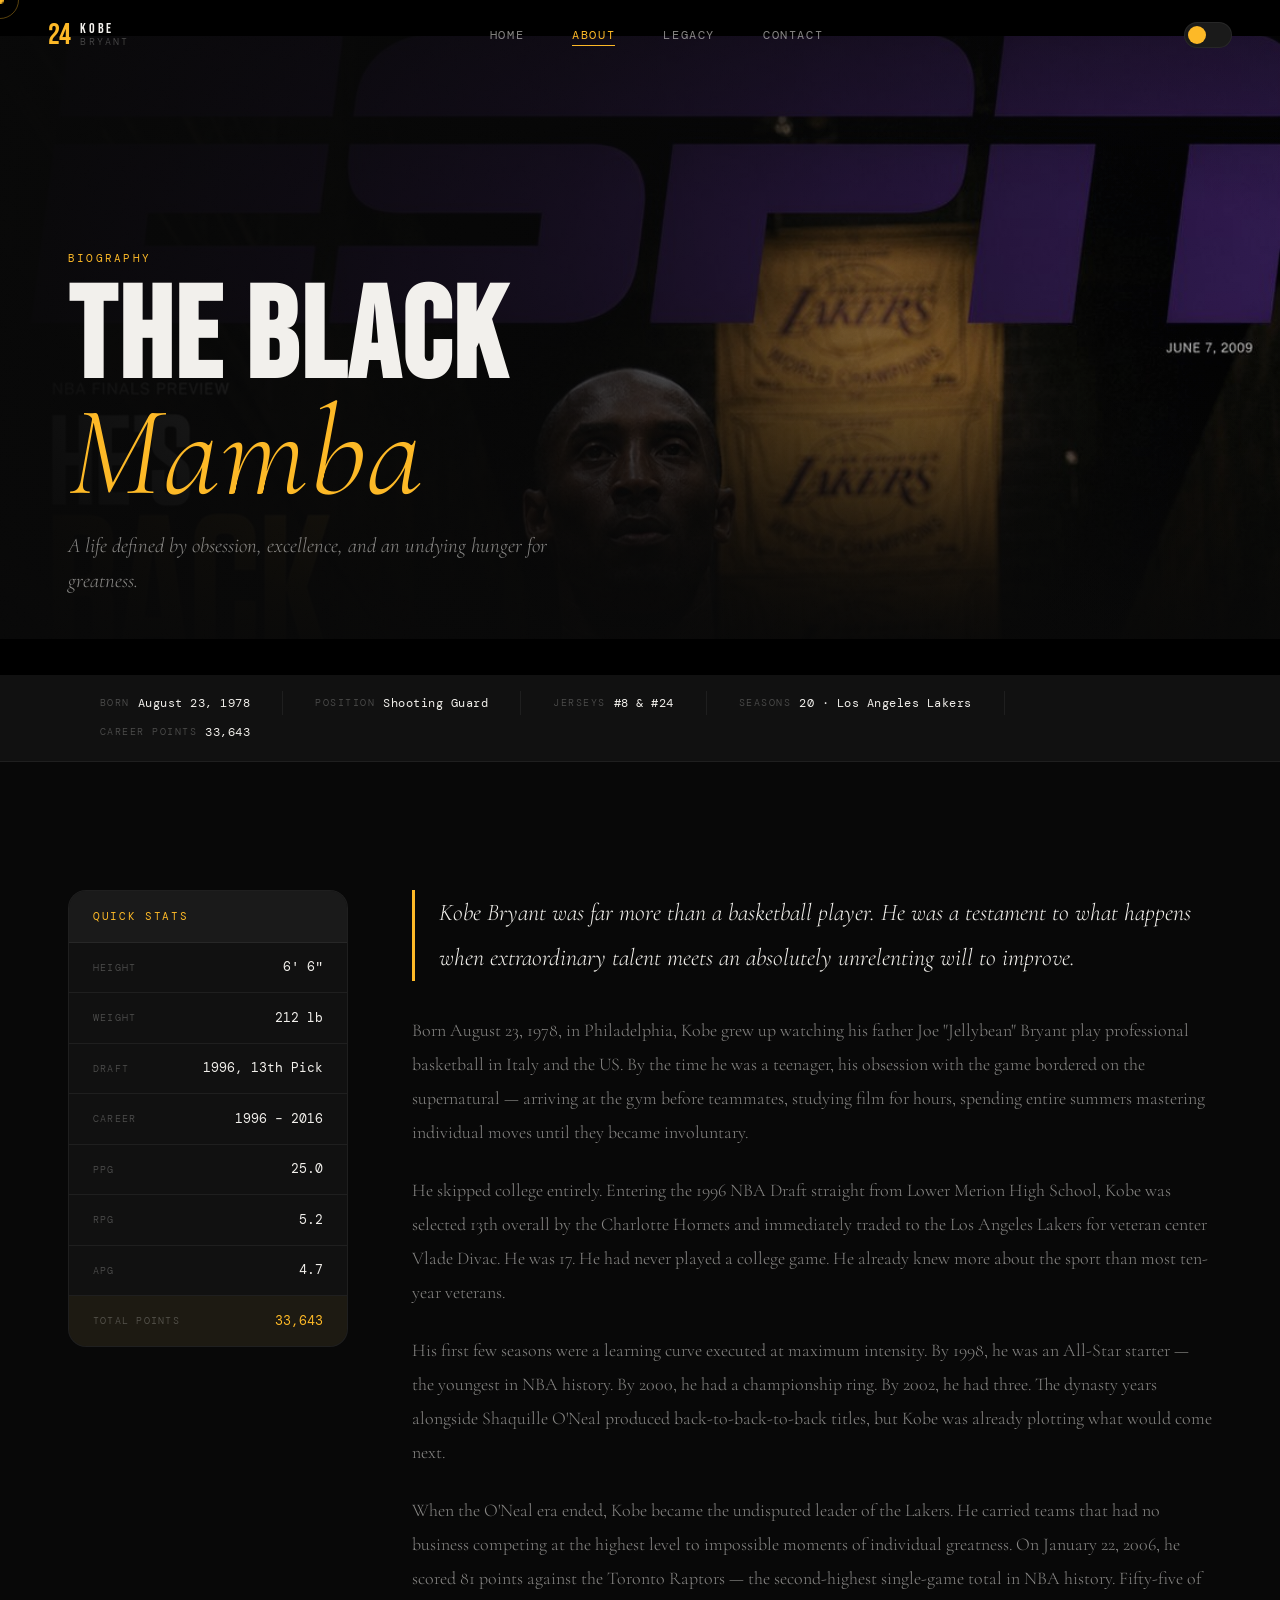
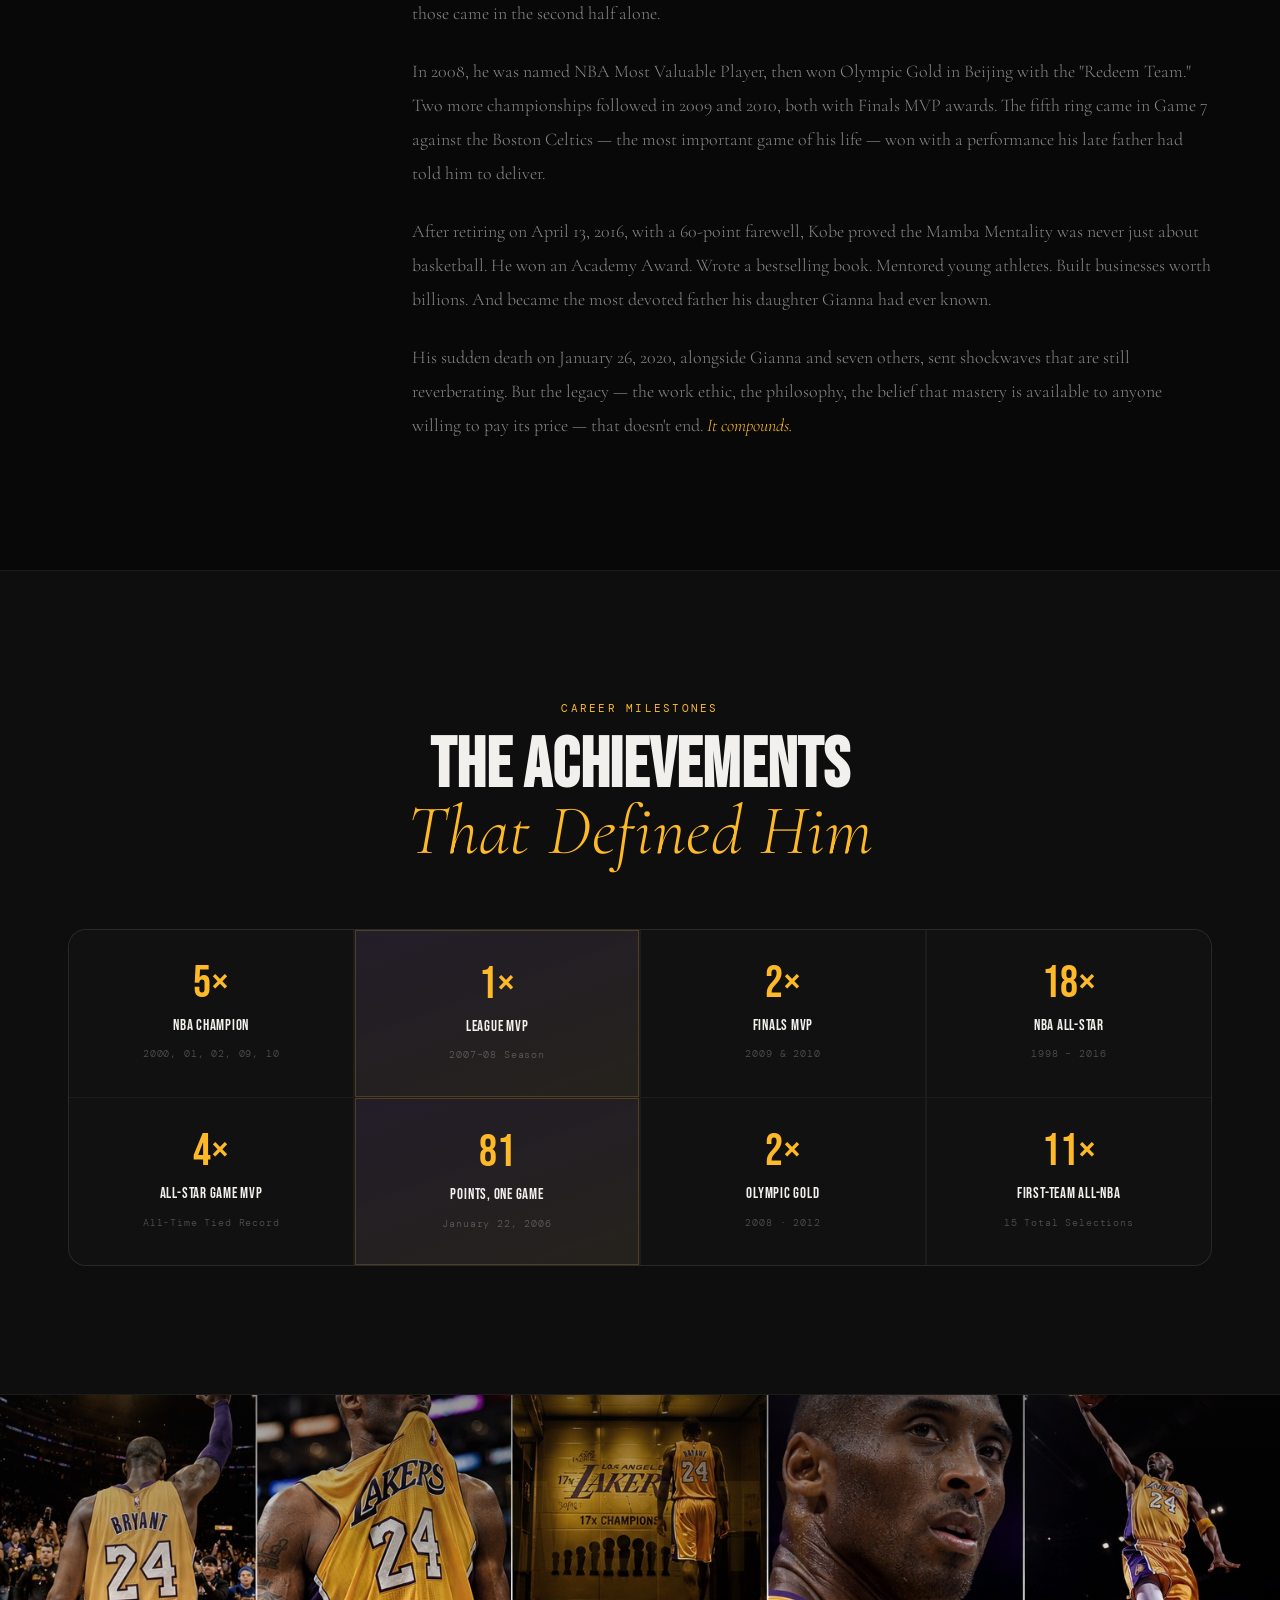
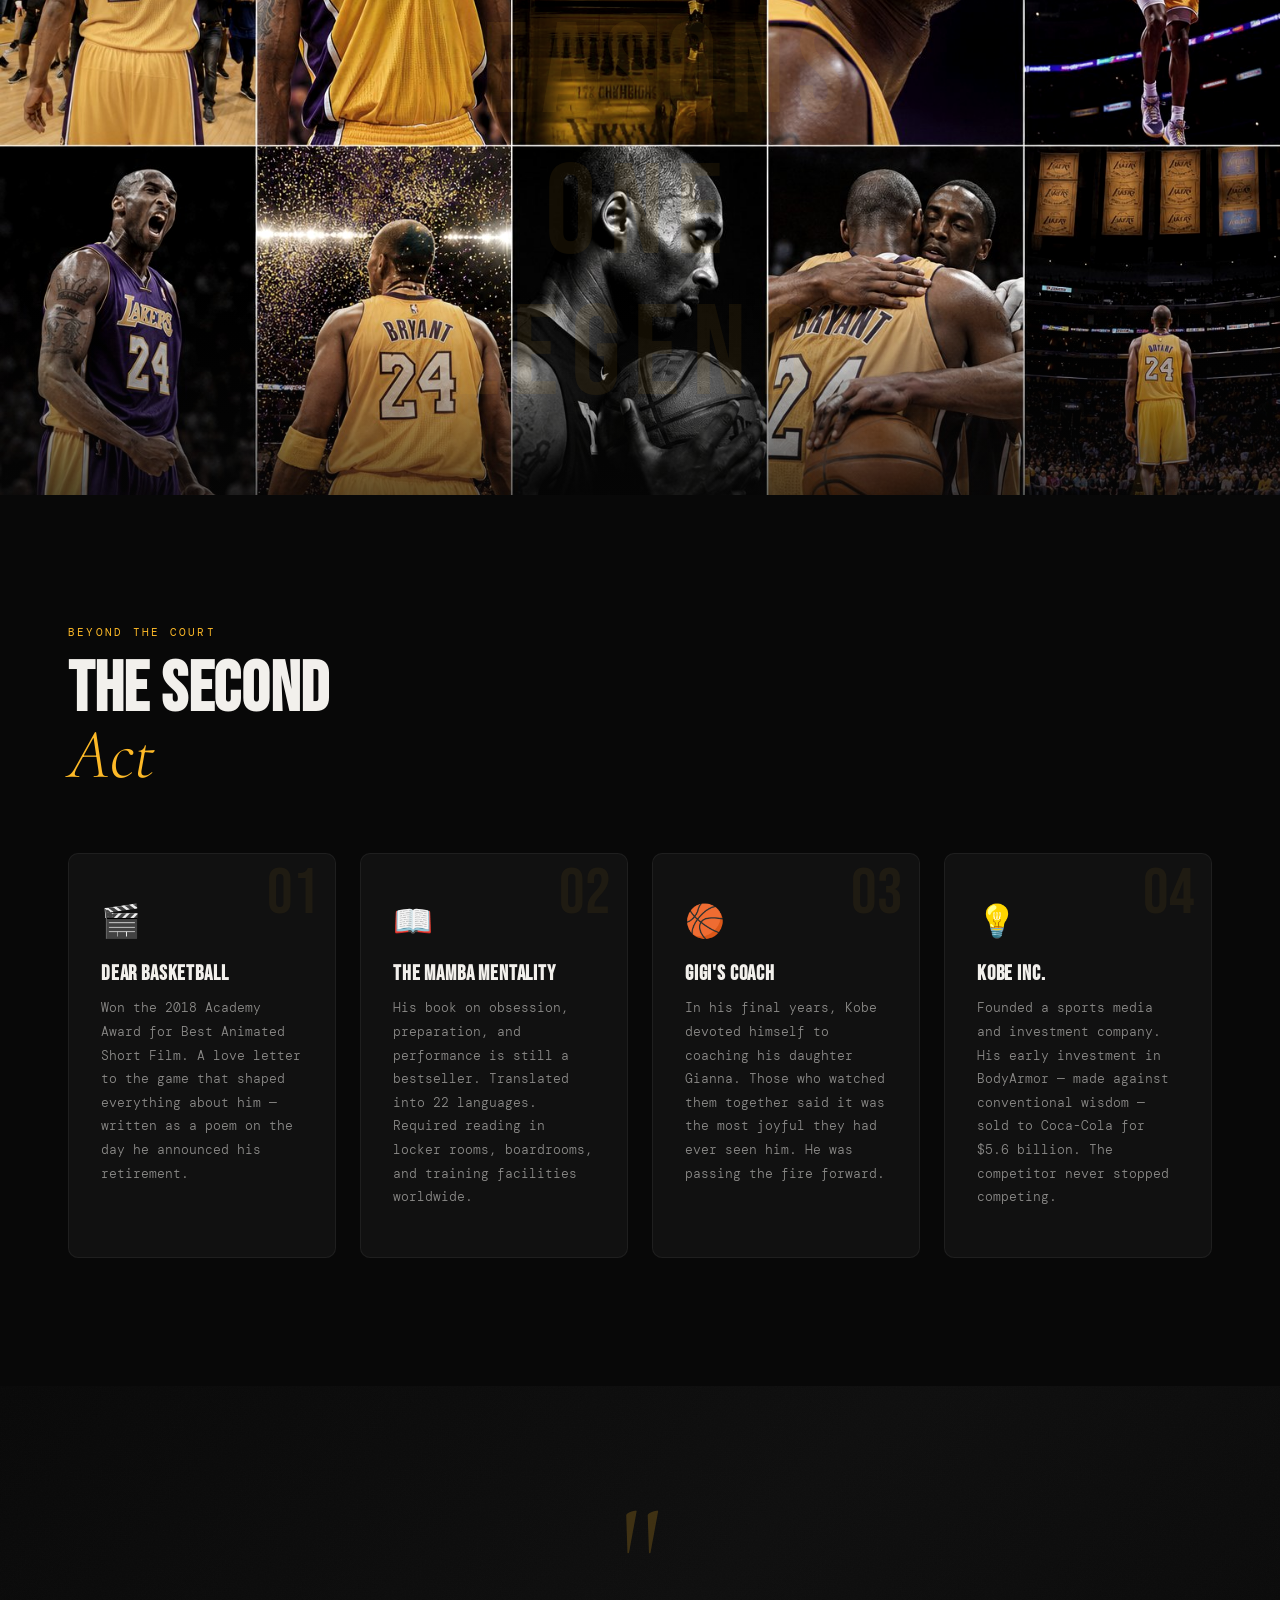
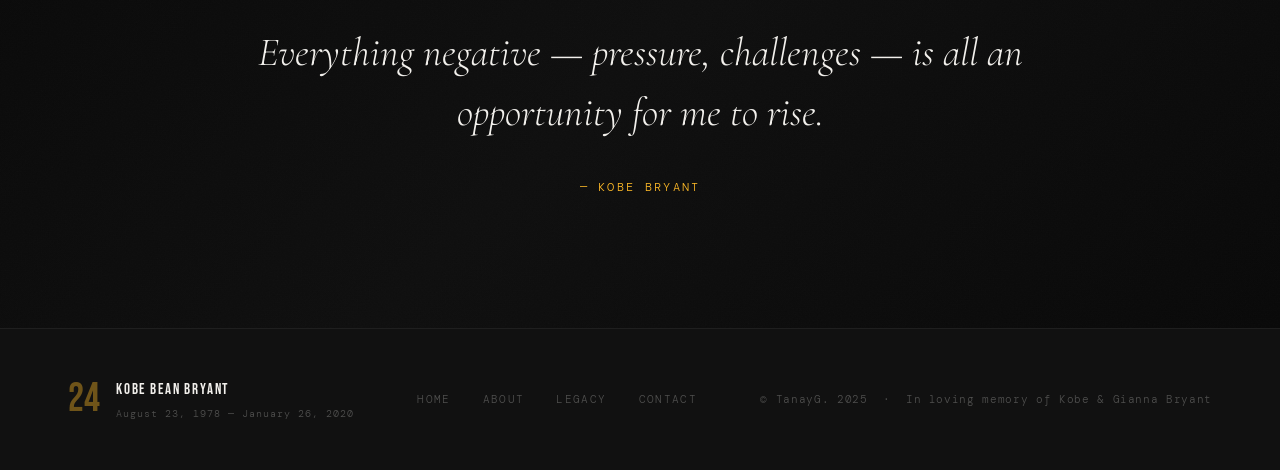
<file: KobePremium/about.html>
<!DOCTYPE html>
<html lang="en" data-theme="dark">
<head>
  <meta charset="UTF-8"/>
  <meta name="viewport" content="width=device-width,initial-scale=1"/>
  <meta name="description" content="Kobe Bryant biography — the full story of the Black Mamba."/>
  <title>About — Kobe Bryant</title>
  <link rel="preconnect" href="https://fonts.googleapis.com"/>
  <link rel="preconnect" href="https://fonts.gstatic.com" crossorigin/>
  <link href="https://fonts.googleapis.com/css2?family=Bebas+Neue&family=Cormorant+Garamond:ital,wght@0,300;0,400;0,600;1,300;1,600&family=DM+Mono:wght@300;400&display=swap" rel="stylesheet"/>
  <link rel="stylesheet" href="styles.css"/>
</head>
<body>
<a href="#main" class="skip-link">Skip to content</a>
<div id="cur-dot" aria-hidden="true"></div>
<div id="cur-ring" aria-hidden="true"></div>
<div id="scroll-bar" aria-hidden="true"></div>

<nav id="nav" aria-label="Main navigation">
  <a href="index.html" class="nav-logo" aria-label="Home">
    <span class="nl-number">24</span>
    <div class="nl-text"><span class="nl-k">KOBE</span><span class="nl-b">BRYANT</span></div>
  </a>
  <ul id="nav-menu" role="list">
    <li><a href="index.html" class="nl">Home</a></li>
    <li><a href="about.html" class="nl active" aria-current="page">About</a></li>
    <li><a href="now.html" class="nl">Legacy</a></li>
    <li><a href="contact.html" class="nl">Contact</a></li>
  </ul>
  <div class="nav-right">
    <button id="theme-btn" aria-label="Toggle theme" class="theme-btn"><span class="tb-track"><span class="tb-thumb"></span></span></button>
    <button id="menu-btn" class="menu-btn" aria-label="Open menu" aria-expanded="false"><span></span><span></span></button>
  </div>
</nav>

<main id="main">

<!-- PAGE HERO -->
<section class="page-hero-section" aria-label="About Kobe Bryant">
  <div class="phs-layers" aria-hidden="true">
    <img src="img-espn.png" alt="" class="phs-img" fetchpriority="high"/>
    <div class="phs-vignette"></div>
    <div class="phs-gradient"></div>
    <div class="hl-grain"></div>
    <div class="hl-bar top"></div>
    <div class="hl-bar bottom"></div>
  </div>
  <div class="phs-content wrap">
    <div class="section-eyebrow">Biography</div>
    <h1 class="phs-title">The Black<br><em>Mamba</em></h1>
    <p class="phs-sub">A life defined by obsession, excellence, and an undying hunger for greatness.</p>
  </div>
</section>

<!-- FACTS RIBBON -->
<div class="facts-ribbon" role="complementary" aria-label="Quick facts">
  <div class="wrap">
    <dl class="fr-list">
      <div class="fr-item"><dt>Born</dt><dd>August 23, 1978</dd></div>
      <span class="fr-sep" aria-hidden="true"></span>
      <div class="fr-item"><dt>Position</dt><dd>Shooting Guard</dd></div>
      <span class="fr-sep" aria-hidden="true"></span>
      <div class="fr-item"><dt>Jerseys</dt><dd>#8 &amp; #24</dd></div>
      <span class="fr-sep" aria-hidden="true"></span>
      <div class="fr-item"><dt>Seasons</dt><dd>20 · Los Angeles Lakers</dd></div>
      <span class="fr-sep" aria-hidden="true"></span>
      <div class="fr-item"><dt>Career Points</dt><dd>33,643</dd></div>
    </dl>
  </div>
</div>

<!-- BIOGRAPHY FEATURE -->
<section class="s-bio reveal-section" aria-labelledby="bio-h">
  <div class="wrap">
    <div class="bio-layout">

      <!-- Sticky sidebar -->
      <aside class="bio-sidebar" aria-label="Career quick stats">
        <div class="bsb-inner">
          <div class="bsb-header">Quick Stats</div>
          <dl class="bsb-list">
            <div class="bsb-row"><dt>Height</dt><dd>6′ 6″</dd></div>
            <div class="bsb-row"><dt>Weight</dt><dd>212 lb</dd></div>
            <div class="bsb-row"><dt>Draft</dt><dd>1996, 13th Pick</dd></div>
            <div class="bsb-row"><dt>Career</dt><dd>1996 – 2016</dd></div>
            <div class="bsb-row"><dt>PPG</dt><dd>25.0</dd></div>
            <div class="bsb-row"><dt>RPG</dt><dd>5.2</dd></div>
            <div class="bsb-row"><dt>APG</dt><dd>4.7</dd></div>
            <div class="bsb-row bsb-highlight"><dt>Total Points</dt><dd>33,643</dd></div>
          </dl>
        </div>
      </aside>

      <!-- Biography text -->
      <div class="bio-body" id="bio-h">
        <p class="bio-lead">Kobe Bryant was far more than a basketball player. He was a testament to what happens when extraordinary talent meets an absolutely unrelenting will to improve.</p>

        <p>Born August 23, 1978, in Philadelphia, Kobe grew up watching his father Joe "Jellybean" Bryant play professional basketball in Italy and the US. By the time he was a teenager, his obsession with the game bordered on the supernatural — arriving at the gym before teammates, studying film for hours, spending entire summers mastering individual moves until they became involuntary.</p>

        <p>He skipped college entirely. Entering the 1996 NBA Draft straight from Lower Merion High School, Kobe was selected 13th overall by the Charlotte Hornets and immediately traded to the Los Angeles Lakers for veteran center Vlade Divac. He was 17. He had never played a college game. He already knew more about the sport than most ten-year veterans.</p>

        <p>His first few seasons were a learning curve executed at maximum intensity. By 1998, he was an All-Star starter — the youngest in NBA history. By 2000, he had a championship ring. By 2002, he had three. The dynasty years alongside Shaquille O'Neal produced back-to-back-to-back titles, but Kobe was already plotting what would come next.</p>

        <p>When the O'Neal era ended, Kobe became the undisputed leader of the Lakers. He carried teams that had no business competing at the highest level to impossible moments of individual greatness. On January 22, 2006, he scored 81 points against the Toronto Raptors — the second-highest single-game total in NBA history. Fifty-five of those came in the second half alone.</p>

        <p>In 2008, he was named NBA Most Valuable Player, then won Olympic Gold in Beijing with the "Redeem Team." Two more championships followed in 2009 and 2010, both with Finals MVP awards. The fifth ring came in Game 7 against the Boston Celtics — the most important game of his life — won with a performance his late father had told him to deliver.</p>

        <p>After retiring on April 13, 2016, with a 60-point farewell, Kobe proved the Mamba Mentality was never just about basketball. He won an Academy Award. Wrote a bestselling book. Mentored young athletes. Built businesses worth billions. And became the most devoted father his daughter Gianna had ever known.</p>

        <p>His sudden death on January 26, 2020, alongside Gianna and seven others, sent shockwaves that are still reverberating. But the legacy — the work ethic, the philosophy, the belief that mastery is available to anyone willing to pay its price — that doesn't end. <em>It compounds.</em></p>
      </div>
    </div>
  </div>
</section>

<!-- ACHIEVEMENTS -->
<section class="s-ach reveal-section" aria-labelledby="ach-h">
  <div class="wrap">
    <header class="section-header center stagger-parent">
      <div class="section-eyebrow stagger-child">Career Milestones</div>
      <h2 class="section-title stagger-child" id="ach-h">The Achievements<br><em>That Defined Him</em></h2>
    </header>
    <div class="ach-grid">
      <div class="ach-card"><div class="ac-num">5×</div><div class="ac-label">NBA Champion</div><div class="ac-years">2000, 01, 02, 09, 10</div></div>
      <div class="ach-card ac-gold"><div class="ac-num">1×</div><div class="ac-label">League MVP</div><div class="ac-years">2007–08 Season</div></div>
      <div class="ach-card"><div class="ac-num">2×</div><div class="ac-label">Finals MVP</div><div class="ac-years">2009 &amp; 2010</div></div>
      <div class="ach-card"><div class="ac-num">18×</div><div class="ac-label">NBA All-Star</div><div class="ac-years">1998 – 2016</div></div>
      <div class="ach-card"><div class="ac-num">4×</div><div class="ac-label">All-Star Game MVP</div><div class="ac-years">All-Time Tied Record</div></div>
      <div class="ach-card ac-gold"><div class="ac-num">81</div><div class="ac-label">Points, One Game</div><div class="ac-years">January 22, 2006</div></div>
      <div class="ach-card"><div class="ac-num">2×</div><div class="ac-label">Olympic Gold</div><div class="ac-years">2008 · 2012</div></div>
      <div class="ach-card"><div class="ac-num">11×</div><div class="ac-label">First-Team All-NBA</div><div class="ac-years">15 Total Selections</div></div>
    </div>
  </div>
</section>

<!-- COLLAGE BREAK -->
<section class="s-photo-break reveal-section" aria-label="Career photographs">
  <img src="img-collage.png" alt="Career moments collage — ten defining photographs from Kobe Bryant's twenty seasons" loading="lazy"/>
  <div class="pb-overlay"></div>
  <div class="pb-text" aria-hidden="true">
    <span>TWENTY</span>
    <span>SEASONS</span>
    <span>ONE</span>
    <span>LEGEND</span>
  </div>
</section>

<!-- BEYOND THE COURT -->
<section class="s-beyond reveal-section" aria-labelledby="beyond-h">
  <div class="wrap">
    <header class="section-header stagger-parent">
      <div class="section-eyebrow stagger-child">Beyond the Court</div>
      <h2 class="section-title stagger-child" id="beyond-h">The Second<br><em>Act</em></h2>
    </header>
    <div class="beyond-grid">
      <article class="bg-card">
        <div class="bgc-num" aria-hidden="true">01</div>
        <div class="bgc-icon">🎬</div>
        <h3>Dear Basketball</h3>
        <p>Won the 2018 Academy Award for Best Animated Short Film. A love letter to the game that shaped everything about him — written as a poem on the day he announced his retirement.</p>
      </article>
      <article class="bg-card">
        <div class="bgc-num" aria-hidden="true">02</div>
        <div class="bgc-icon">📖</div>
        <h3>The Mamba Mentality</h3>
        <p>His book on obsession, preparation, and performance is still a bestseller. Translated into 22 languages. Required reading in locker rooms, boardrooms, and training facilities worldwide.</p>
      </article>
      <article class="bg-card">
        <div class="bgc-num" aria-hidden="true">03</div>
        <div class="bgc-icon">🏀</div>
        <h3>Gigi's Coach</h3>
        <p>In his final years, Kobe devoted himself to coaching his daughter Gianna. Those who watched them together said it was the most joyful they had ever seen him. He was passing the fire forward.</p>
      </article>
      <article class="bg-card">
        <div class="bgc-num" aria-hidden="true">04</div>
        <div class="bgc-icon">💡</div>
        <h3>Kobe Inc.</h3>
        <p>Founded a sports media and investment company. His early investment in BodyArmor — made against conventional wisdom — sold to Coca-Cola for $5.6 billion. The competitor never stopped competing.</p>
      </article>
    </div>
  </div>
</section>

<!-- QUOTE -->
<section class="s-quote reveal-section" aria-label="Quote">
  <div class="quote-scene" aria-hidden="true"><div class="qs-bg"></div><div class="qs-grain"></div></div>
  <div class="wrap">
    <div class="quote-inner stagger-parent">
      <div class="q-mark" aria-hidden="true">"</div>
      <blockquote><p>Everything negative — pressure, challenges — is all an opportunity for me to rise.</p></blockquote>
      <cite>— Kobe Bryant</cite>
    </div>
  </div>
</section>

</main>

<footer class="site-footer" aria-label="Footer">
  <div class="wrap">
    <div class="footer-grid">
      <div class="footer-brand"><span class="fb-num" aria-hidden="true">24</span><div class="fb-text"><span class="fb-name">KOBE BEAN BRYANT</span><span class="fb-dates">August 23, 1978 — January 26, 2020</span></div></div>
      <nav class="footer-nav" aria-label="Footer links"><a href="index.html">Home</a><a href="about.html">About</a><a href="now.html">Legacy</a><a href="contact.html">Contact</a></nav>
      <p class="footer-copy">© TanayG. 2025 &nbsp;·&nbsp; In loving memory of Kobe &amp; Gianna Bryant</p>
    </div>
  </div>
</footer>
<button id="back-top" aria-label="Back to top"><svg viewBox="0 0 24 24" fill="none" stroke="currentColor" stroke-width="1.5" aria-hidden="true"><path d="M12 19V5M5 12l7-7 7 7"/></svg></button>
<script src="main.js"></script>
</body>
</html>
</file>
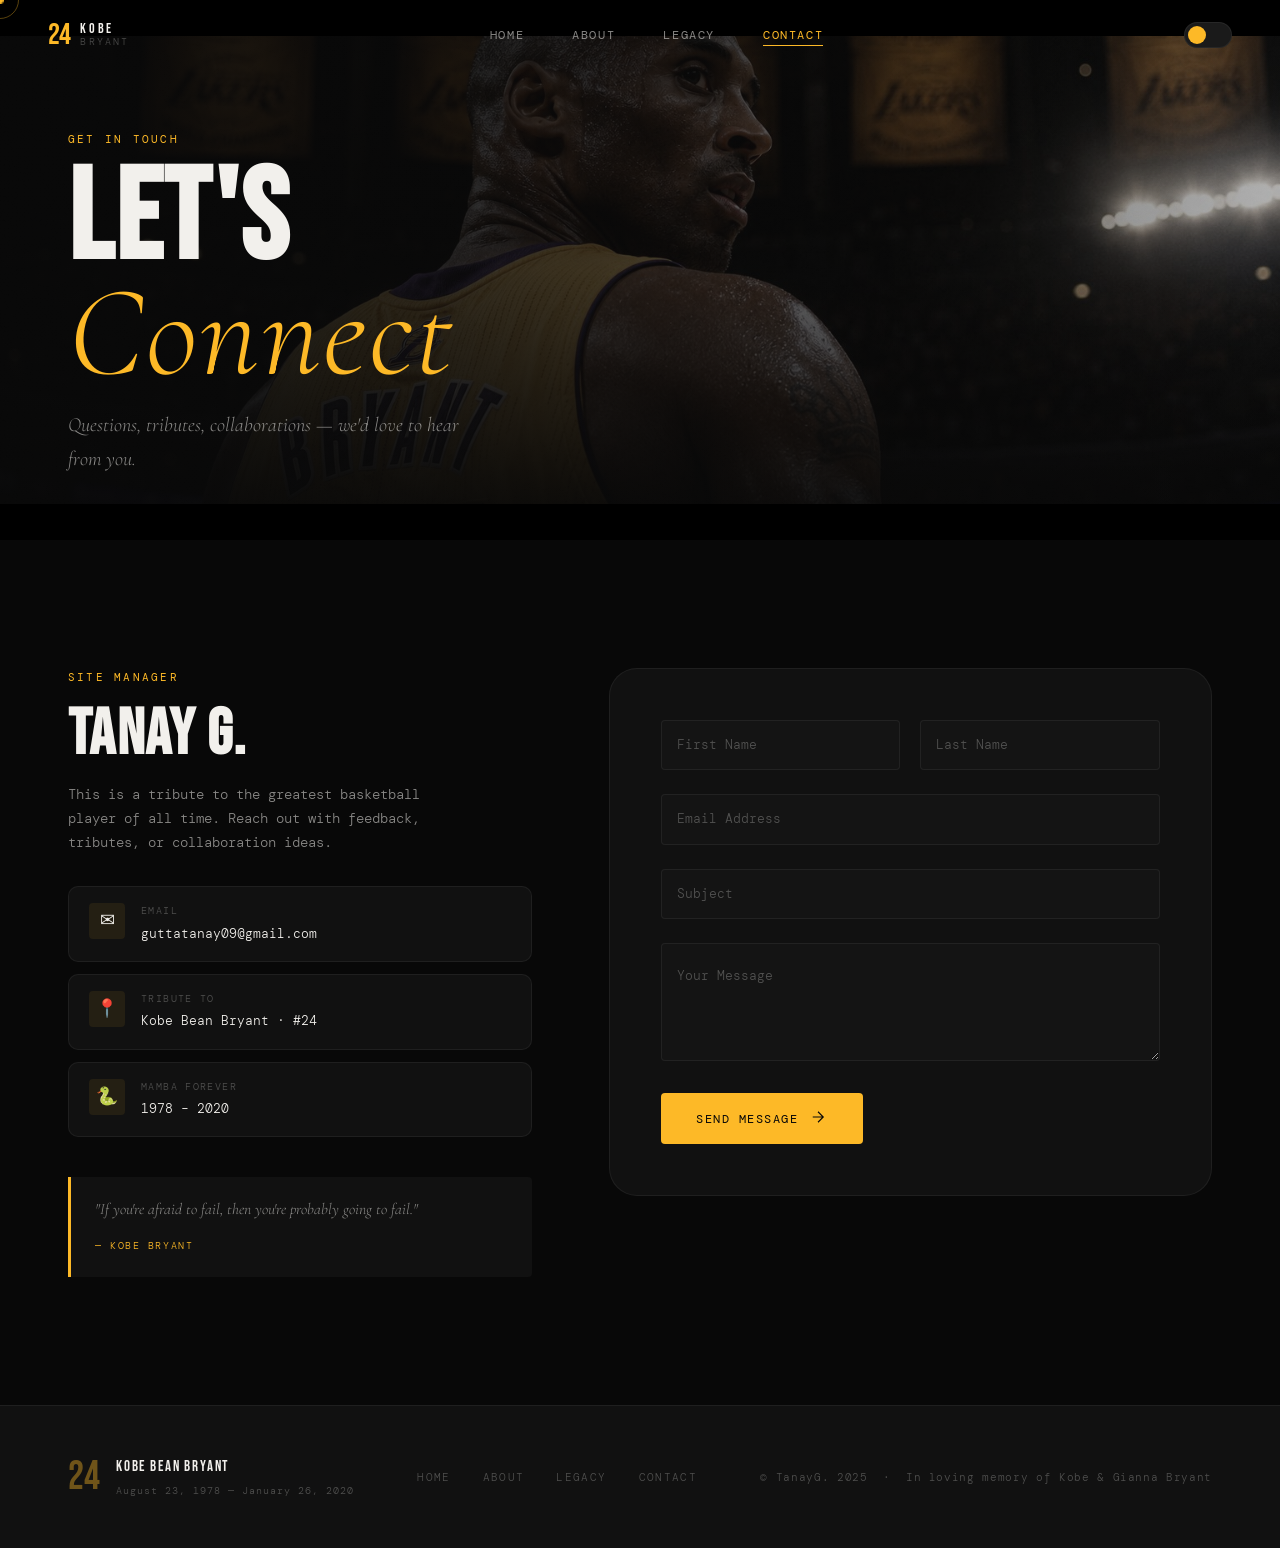
<file: KobePremium/contact.html>
<!DOCTYPE html>
<html lang="en" data-theme="dark">
<head>
  <meta charset="UTF-8"/><meta name="viewport" content="width=device-width,initial-scale=1"/>
  <title>Contact — Kobe Bryant</title>
  <link rel="preconnect" href="https://fonts.googleapis.com"/>
  <link rel="preconnect" href="https://fonts.gstatic.com" crossorigin/>
  <link href="https://fonts.googleapis.com/css2?family=Bebas+Neue&family=Cormorant+Garamond:ital,wght@0,300;0,400;0,600;1,300;1,600&family=DM+Mono:wght@300;400&display=swap" rel="stylesheet"/>
  <link rel="stylesheet" href="styles.css"/>
</head>
<body>
<a href="#main" class="skip-link">Skip to content</a>
<div id="cur-dot" aria-hidden="true"></div><div id="cur-ring" aria-hidden="true"></div>
<div id="scroll-bar" aria-hidden="true"></div>
<nav id="nav" aria-label="Main navigation">
  <a href="index.html" class="nav-logo" aria-label="Home"><span class="nl-number">24</span><div class="nl-text"><span class="nl-k">KOBE</span><span class="nl-b">BRYANT</span></div></a>
  <ul id="nav-menu" role="list">
    <li><a href="index.html" class="nl">Home</a></li>
    <li><a href="about.html" class="nl">About</a></li>
    <li><a href="now.html" class="nl">Legacy</a></li>
    <li><a href="contact.html" class="nl active" aria-current="page">Contact</a></li>
  </ul>
  <div class="nav-right">
    <button id="theme-btn" aria-label="Toggle theme" class="theme-btn"><span class="tb-track"><span class="tb-thumb"></span></span></button>
    <button id="menu-btn" class="menu-btn" aria-label="Open menu" aria-expanded="false"><span></span><span></span></button>
  </div>
</nav>

<main id="main">

<!-- CONTACT HERO -->
<section class="s-contact-hero" aria-label="Contact header">
  <div class="coh-bg" aria-hidden="true">
    <img src="img-hero.png" alt=""/>
    <div class="coh-overlay"></div>
    <div class="hl-grain"></div>
    <div class="hl-bar top"></div>
    <div class="hl-bar bottom"></div>
  </div>
  <div class="coh-content wrap">
    <div class="section-eyebrow">Get In Touch</div>
    <h1 class="coh-title">Let's<br><em>Connect</em></h1>
    <p class="coh-sub">Questions, tributes, collaborations — we'd love to hear from you.</p>
  </div>
</section>

<!-- CONTACT BODY -->
<section class="s-contact reveal-section" aria-labelledby="contact-h">
  <div class="wrap">
    <div class="contact-grid">

      <!-- Info -->
      <div class="contact-info stagger-parent">
        <div class="section-eyebrow stagger-child">Site Manager</div>
        <h2 class="ci-name stagger-child" id="contact-h">Tanay G.</h2>
        <p class="ci-desc stagger-child">This is a tribute to the greatest basketball player of all time. Reach out with feedback, tributes, or collaboration ideas.</p>

        <div class="ci-items stagger-child">
          <a href="mailto:guttatanay09@gmail.com" class="ci-item">
            <div class="ci-item-icon" aria-hidden="true">✉</div>
            <div class="ci-item-body">
              <span class="ci-item-label">Email</span>
              <span class="ci-item-val">guttatanay09@gmail.com</span>
            </div>
          </a>
          <div class="ci-item">
            <div class="ci-item-icon" aria-hidden="true">📍</div>
            <div class="ci-item-body">
              <span class="ci-item-label">Tribute to</span>
              <span class="ci-item-val">Kobe Bean Bryant · #24</span>
            </div>
          </div>
          <div class="ci-item">
            <div class="ci-item-icon" aria-hidden="true">🐍</div>
            <div class="ci-item-body">
              <span class="ci-item-label">Mamba Forever</span>
              <span class="ci-item-val">1978 – 2020</span>
            </div>
          </div>
        </div>

        <div class="ci-quote stagger-child">
          <p>"If you're afraid to fail, then you're probably going to fail."</p>
          <cite>— Kobe Bryant</cite>
        </div>
      </div>

      <!-- Form -->
      <div class="contact-form-wrap">
        <form class="contact-form" id="contact-form" novalidate aria-label="Contact form">

          <div class="form-row">
            <div class="field">
              <input type="text" id="fname" name="fname" required autocomplete="given-name" placeholder=" "/>
              <label for="fname">First Name</label>
              <div class="field-err" role="alert" aria-live="polite">Please enter your first name</div>
            </div>
            <div class="field">
              <input type="text" id="lname" name="lname" required autocomplete="family-name" placeholder=" "/>
              <label for="lname">Last Name</label>
              <div class="field-err" role="alert" aria-live="polite">Please enter your last name</div>
            </div>
          </div>

          <div class="field">
            <input type="email" id="email" name="email" required autocomplete="email" placeholder=" "/>
            <label for="email">Email Address</label>
            <div class="field-err" role="alert" aria-live="polite">Please enter a valid email</div>
          </div>

          <div class="field">
            <input type="text" id="subject" name="subject" required placeholder=" "/>
            <label for="subject">Subject</label>
            <div class="field-err" role="alert" aria-live="polite">Please enter a subject</div>
          </div>

          <div class="field field-textarea">
            <textarea id="message" name="message" rows="5" required placeholder=" "></textarea>
            <label for="message">Your Message</label>
            <div class="field-err" role="alert" aria-live="polite">Please write a message</div>
          </div>

          <button type="submit" class="btn-submit" id="submit-btn">
            <span class="bs-text">Send Message</span>
            <span class="bs-icon" aria-hidden="true">
              <svg viewBox="0 0 24 24" fill="none" stroke="currentColor" stroke-width="1.5"><path d="M5 12h14M12 5l7 7-7 7"/></svg>
            </span>
            <span class="bs-loader" aria-hidden="true"></span>
          </button>
        </form>

        <div class="form-success" id="form-success" aria-live="polite" role="status" hidden>
          <div class="fs-check" aria-hidden="true">
            <svg viewBox="0 0 48 48" fill="none" stroke="currentColor" stroke-width="1.5"><circle cx="24" cy="24" r="20"/><path d="M14 24l7 7 13-14"/></svg>
          </div>
          <h3>Message Sent</h3>
          <p>Thanks for reaching out. We'll get back to you soon.</p>
          <button class="btn-outline" onclick="window.resetContactForm()">Send Another</button>
        </div>
      </div>

    </div>
  </div>
</section>

</main>

<footer class="site-footer"><div class="wrap"><div class="footer-grid">
  <div class="footer-brand"><span class="fb-num" aria-hidden="true">24</span><div class="fb-text"><span class="fb-name">KOBE BEAN BRYANT</span><span class="fb-dates">August 23, 1978 — January 26, 2020</span></div></div>
  <nav class="footer-nav" aria-label="Footer links"><a href="index.html">Home</a><a href="about.html">About</a><a href="now.html">Legacy</a><a href="contact.html">Contact</a></nav>
  <p class="footer-copy">© TanayG. 2025 &nbsp;·&nbsp; In loving memory of Kobe &amp; Gianna Bryant</p>
</div></div></footer>
<button id="back-top" aria-label="Back to top"><svg viewBox="0 0 24 24" fill="none" stroke="currentColor" stroke-width="1.5" aria-hidden="true"><path d="M12 19V5M5 12l7-7 7 7"/></svg></button>
<script src="main.js"></script>
</body></html>
</file>
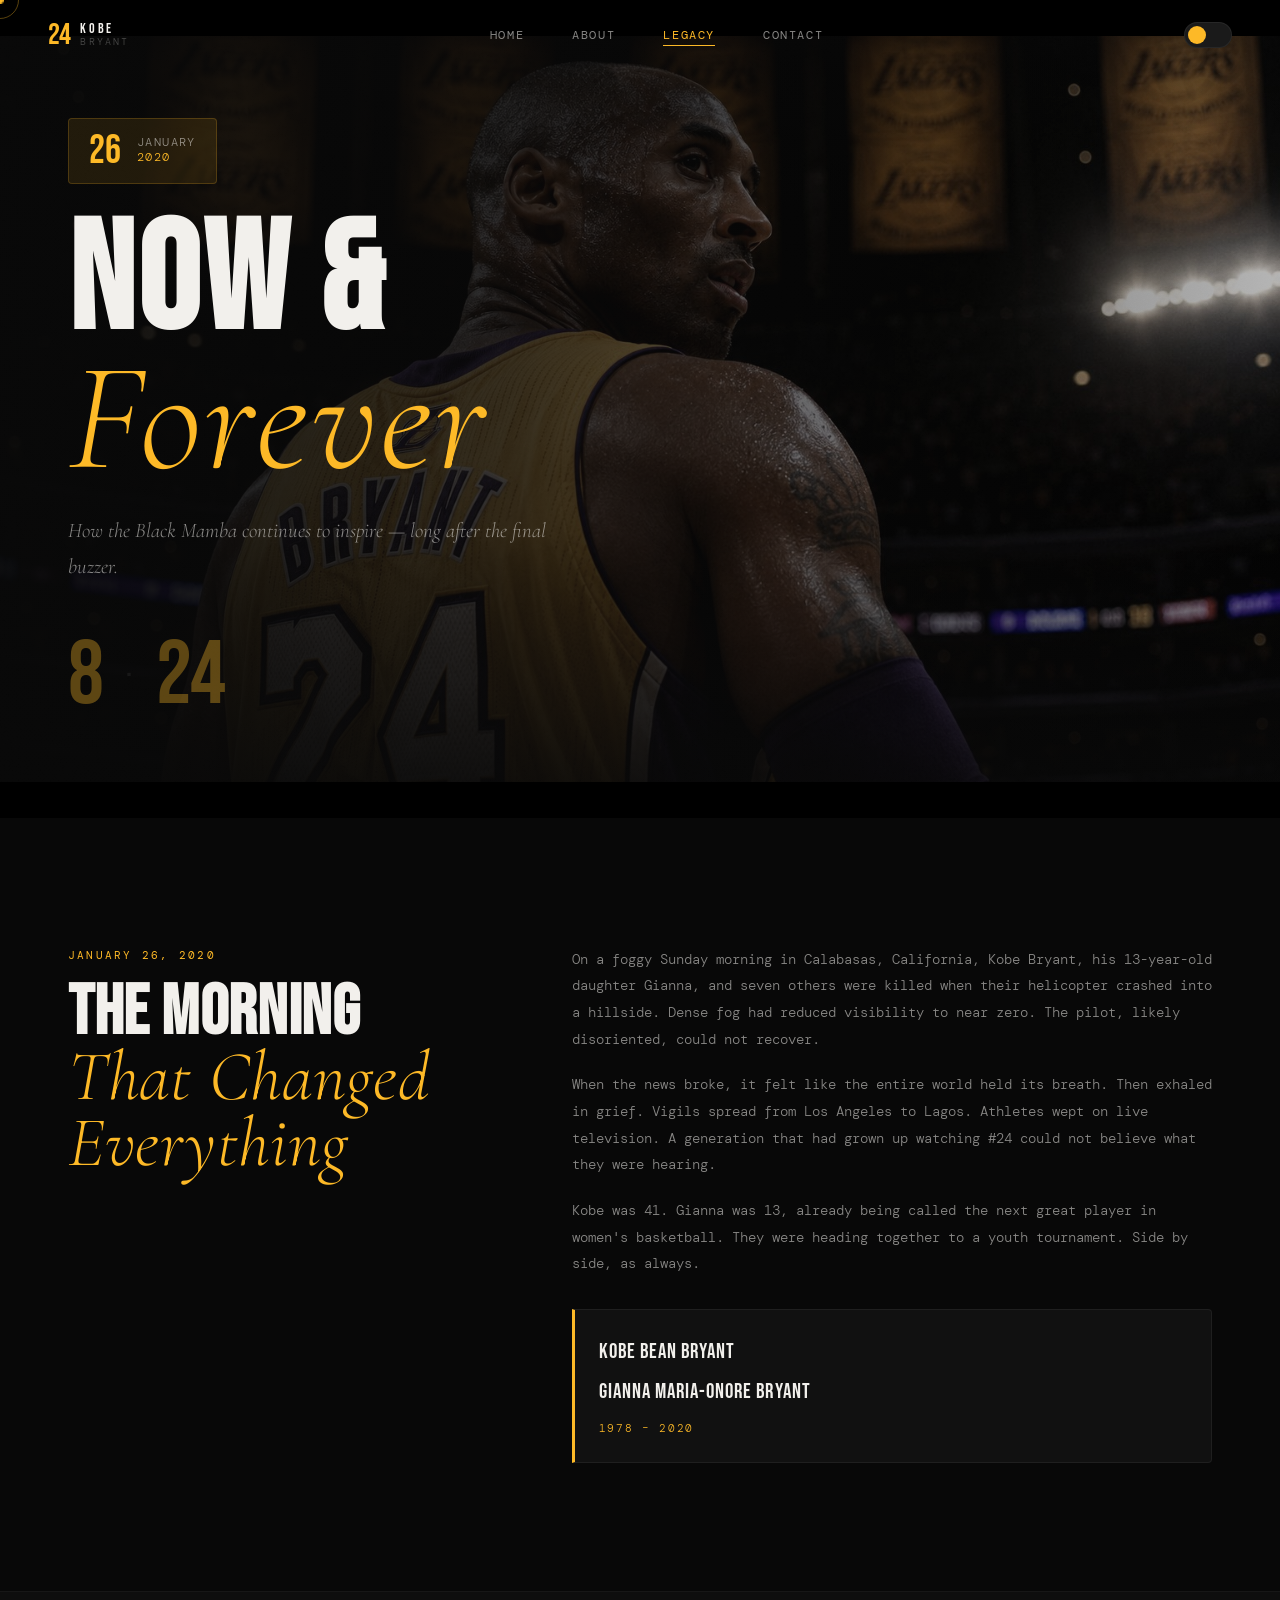
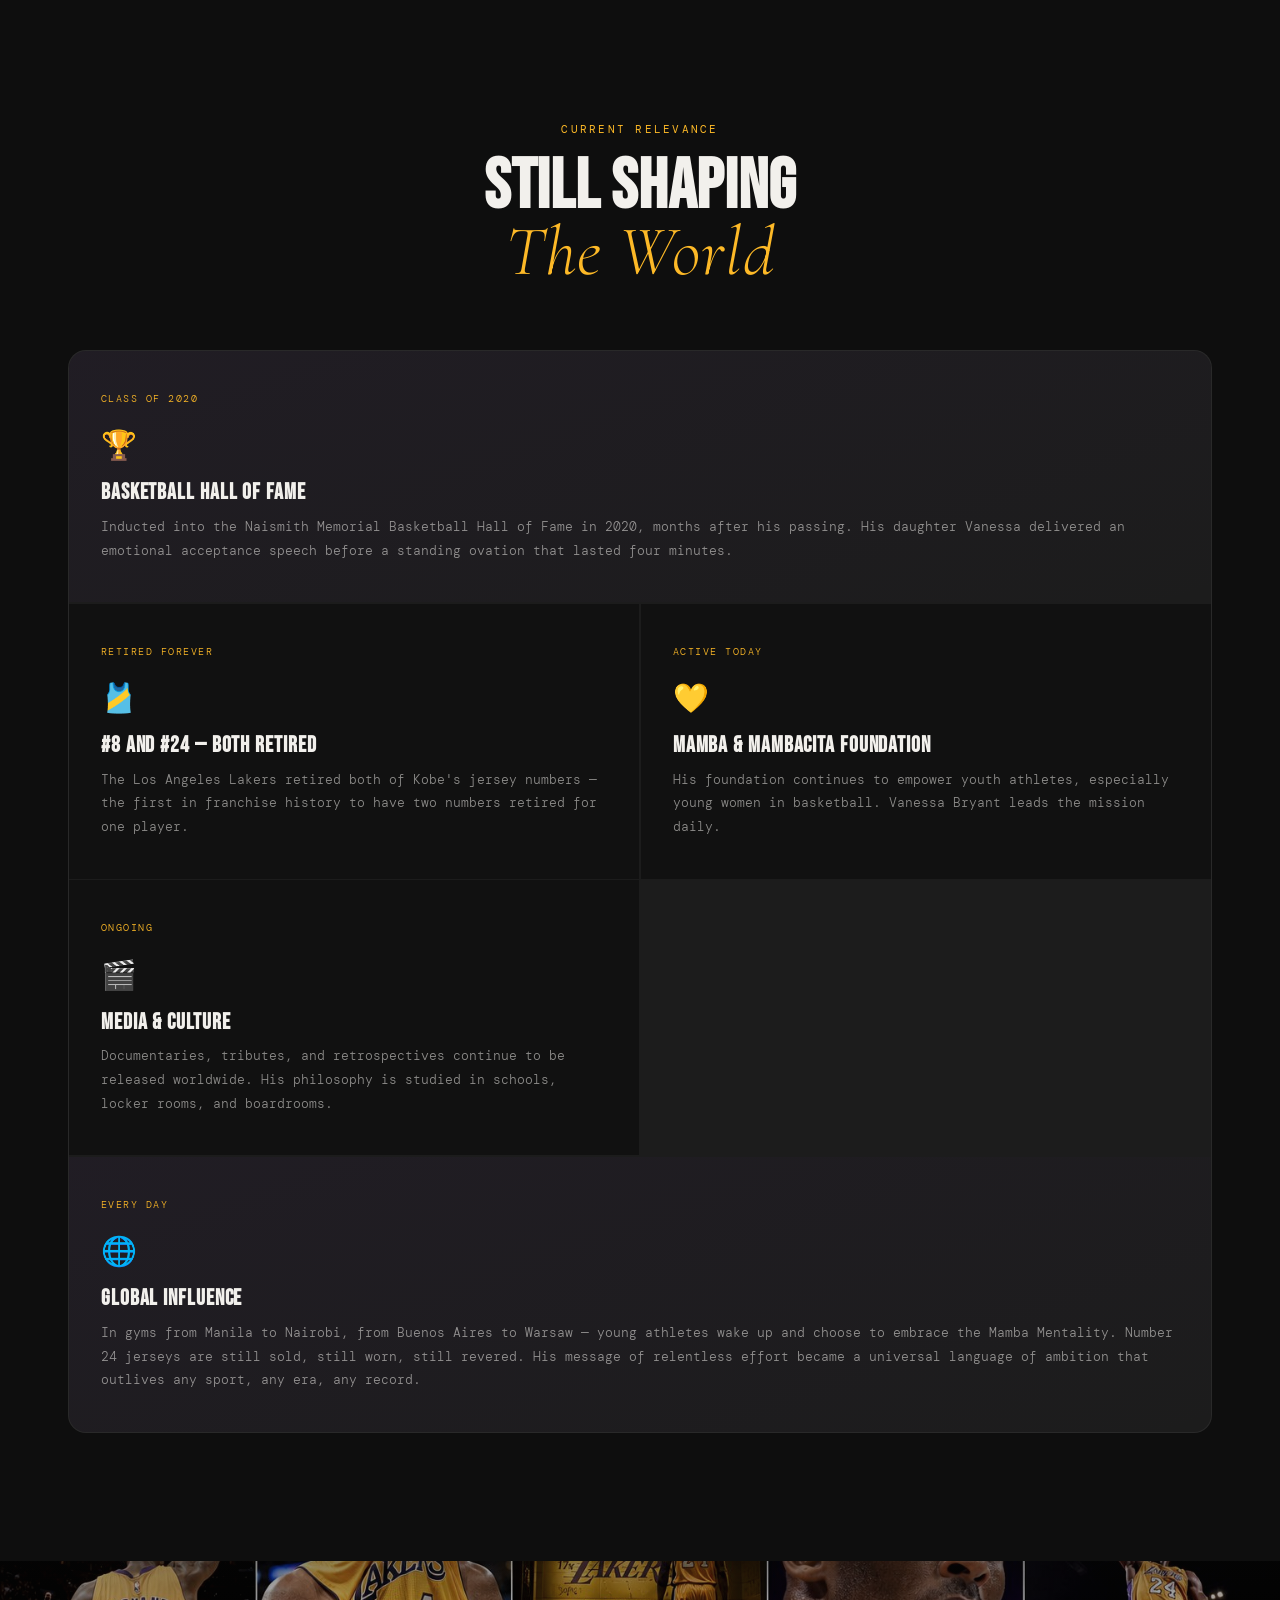
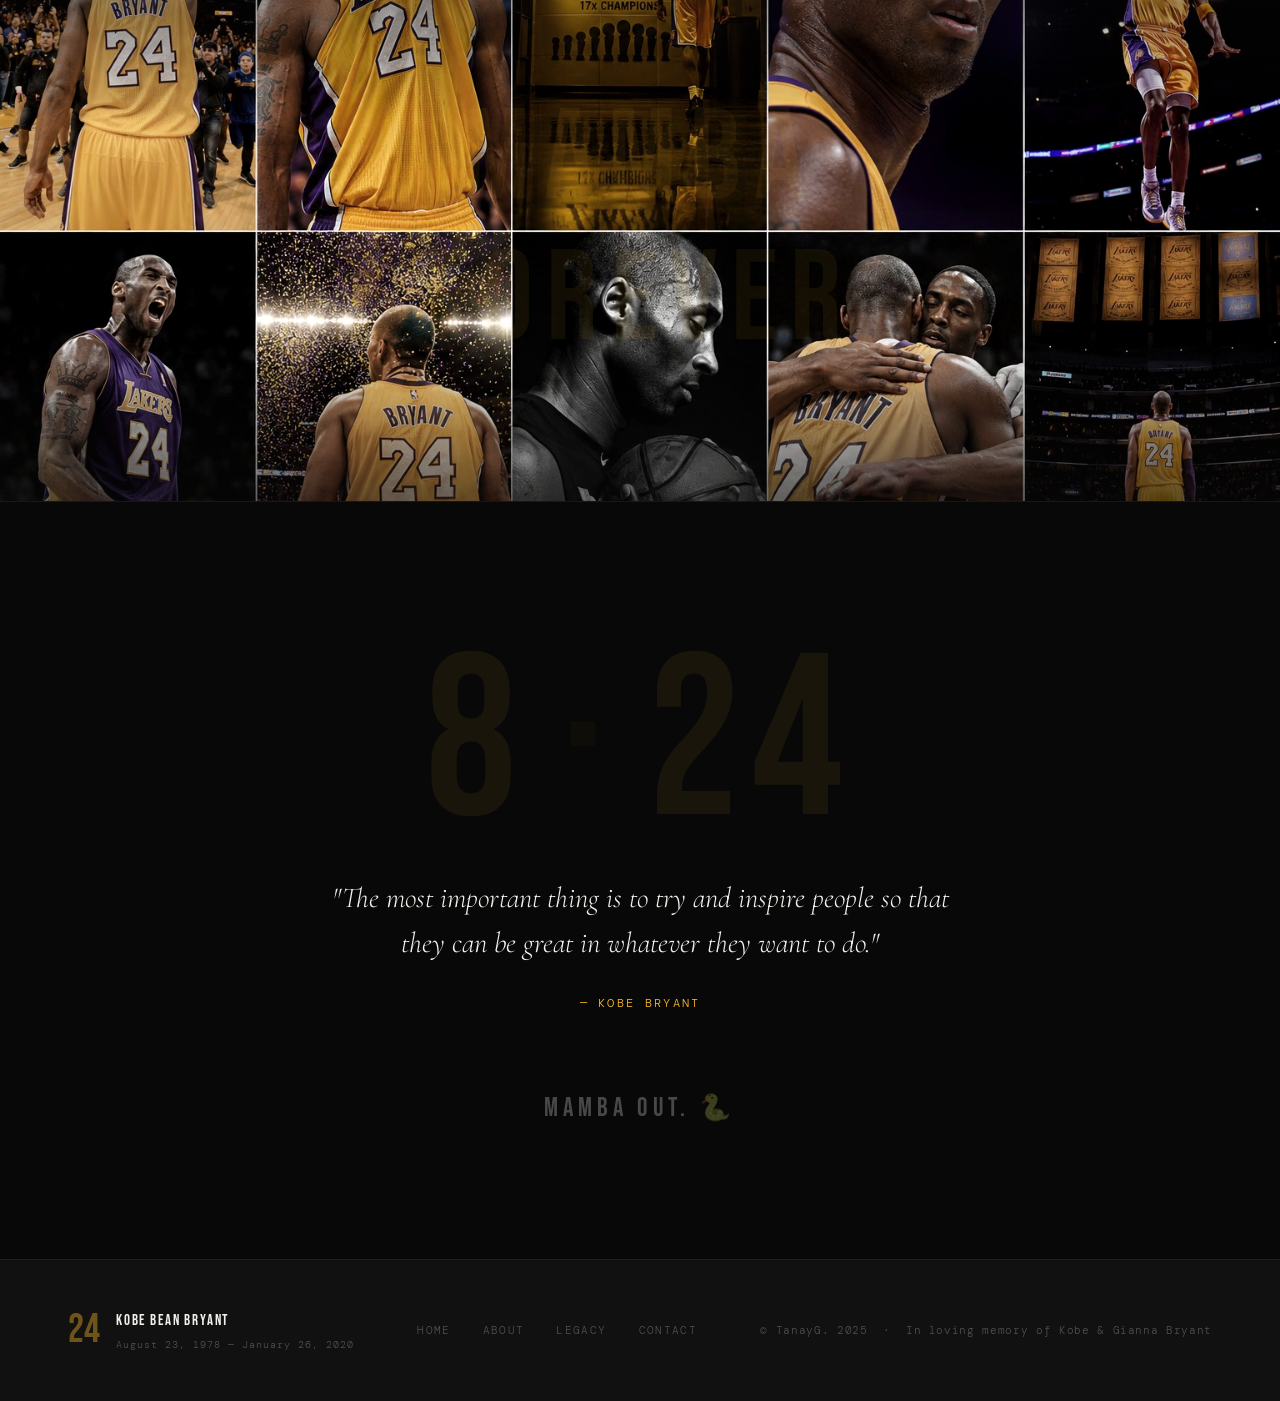
<file: KobePremium/now.html>
<!DOCTYPE html>
<html lang="en" data-theme="dark">
<head>
  <meta charset="UTF-8"/><meta name="viewport" content="width=device-width,initial-scale=1"/>
  <title>Legacy — Kobe Bryant</title>
  <link rel="preconnect" href="https://fonts.googleapis.com"/>
  <link rel="preconnect" href="https://fonts.gstatic.com" crossorigin/>
  <link href="https://fonts.googleapis.com/css2?family=Bebas+Neue&family=Cormorant+Garamond:ital,wght@0,300;0,400;0,600;1,300;1,600&family=DM+Mono:wght@300;400&display=swap" rel="stylesheet"/>
  <link rel="stylesheet" href="styles.css"/>
</head>
<body>
<a href="#main" class="skip-link">Skip to content</a>
<div id="cur-dot" aria-hidden="true"></div><div id="cur-ring" aria-hidden="true"></div>
<div id="scroll-bar" aria-hidden="true"></div>
<nav id="nav" aria-label="Main navigation">
  <a href="index.html" class="nav-logo" aria-label="Home"><span class="nl-number">24</span><div class="nl-text"><span class="nl-k">KOBE</span><span class="nl-b">BRYANT</span></div></a>
  <ul id="nav-menu" role="list">
    <li><a href="index.html" class="nl">Home</a></li>
    <li><a href="about.html" class="nl">About</a></li>
    <li><a href="now.html" class="nl active" aria-current="page">Legacy</a></li>
    <li><a href="contact.html" class="nl">Contact</a></li>
  </ul>
  <div class="nav-right">
    <button id="theme-btn" aria-label="Toggle theme" class="theme-btn"><span class="tb-track"><span class="tb-thumb"></span></span></button>
    <button id="menu-btn" class="menu-btn" aria-label="Open menu" aria-expanded="false"><span></span><span></span></button>
  </div>
</nav>

<main id="main">

<!-- MEMORIAL HERO -->
<section class="s-memorial" aria-label="In memoriam">
  <div class="mem-bg" aria-hidden="true">
    <img src="img-hero.png" alt="" class="mem-photo"/>
    <div class="mem-overlay"></div>
    <div class="hl-grain"></div>
    <div class="hl-bar top"></div>
    <div class="hl-bar bottom"></div>
  </div>
  <div class="mem-content wrap">
    <div class="mem-date-badge" aria-label="January 26, 2020">
      <span class="mdb-day">26</span>
      <div class="mdb-right">
        <span class="mdb-month">January</span>
        <span class="mdb-year">2020</span>
      </div>
    </div>
    <h1 class="mem-title">Now &amp;<br><em>Forever</em></h1>
    <p class="mem-sub">How the Black Mamba continues to inspire — long after the final buzzer.</p>
    <div class="mem-numbers" aria-label="Jersey numbers">
      <span class="mn-num">8</span>
      <span class="mn-sep">·</span>
      <span class="mn-num">24</span>
    </div>
  </div>
</section>

<!-- JANUARY 26 -->
<section class="s-passing reveal-section" aria-labelledby="pass-h">
  <div class="wrap">
    <div class="passing-layout">
      <div class="pass-left stagger-parent">
        <div class="section-eyebrow stagger-child">January 26, 2020</div>
        <h2 class="section-title stagger-child" id="pass-h">The Morning<br><em>That Changed Everything</em></h2>
      </div>
      <div class="pass-right stagger-parent">
        <p class="body-copy stagger-child">On a foggy Sunday morning in Calabasas, California, Kobe Bryant, his 13-year-old daughter Gianna, and seven others were killed when their helicopter crashed into a hillside. Dense fog had reduced visibility to near zero. The pilot, likely disoriented, could not recover.</p>
        <p class="body-copy stagger-child">When the news broke, it felt like the entire world held its breath. Then exhaled in grief. Vigils spread from Los Angeles to Lagos. Athletes wept on live television. A generation that had grown up watching #24 could not believe what they were hearing.</p>
        <p class="body-copy stagger-child">Kobe was 41. Gianna was 13, already being called the next great player in women's basketball. They were heading together to a youth tournament. Side by side, as always.</p>
        <div class="in-memoriam stagger-child">
          <div class="im-name">Kobe Bean Bryant</div>
          <div class="im-name">Gianna Maria-Onore Bryant</div>
          <div class="im-dates">1978 – 2020</div>
        </div>
      </div>
    </div>
  </div>
</section>

<!-- LIVING LEGACY DASHBOARD -->
<section class="s-now-dash reveal-section" aria-labelledby="now-h">
  <div class="wrap">
    <header class="section-header center stagger-parent">
      <div class="section-eyebrow stagger-child">Current Relevance</div>
      <h2 class="section-title stagger-child" id="now-h">Still Shaping<br><em>The World</em></h2>
    </header>
    <div class="now-grid">
      <div class="now-card nc-wide">
        <div class="nc-tag">Class of 2020</div>
        <div class="nc-icon" aria-hidden="true">🏆</div>
        <h3>Basketball Hall of Fame</h3>
        <p>Inducted into the Naismith Memorial Basketball Hall of Fame in 2020, months after his passing. His daughter Vanessa delivered an emotional acceptance speech before a standing ovation that lasted four minutes.</p>
      </div>
      <div class="now-card">
        <div class="nc-tag">Retired Forever</div>
        <div class="nc-icon" aria-hidden="true">🎽</div>
        <h3>#8 and #24 — Both Retired</h3>
        <p>The Los Angeles Lakers retired both of Kobe's jersey numbers — the first in franchise history to have two numbers retired for one player.</p>
      </div>
      <div class="now-card">
        <div class="nc-tag">Active Today</div>
        <div class="nc-icon" aria-hidden="true">💛</div>
        <h3>Mamba &amp; Mambacita Foundation</h3>
        <p>His foundation continues to empower youth athletes, especially young women in basketball. Vanessa Bryant leads the mission daily.</p>
      </div>
      <div class="now-card">
        <div class="nc-tag">Ongoing</div>
        <div class="nc-icon" aria-hidden="true">🎬</div>
        <h3>Media &amp; Culture</h3>
        <p>Documentaries, tributes, and retrospectives continue to be released worldwide. His philosophy is studied in schools, locker rooms, and boardrooms.</p>
      </div>
      <div class="now-card nc-wide">
        <div class="nc-tag">Every Day</div>
        <div class="nc-icon" aria-hidden="true">🌐</div>
        <h3>Global Influence</h3>
        <p>In gyms from Manila to Nairobi, from Buenos Aires to Warsaw — young athletes wake up and choose to embrace the Mamba Mentality. Number 24 jerseys are still sold, still worn, still revered. His message of relentless effort became a universal language of ambition that outlives any sport, any era, any record.</p>
      </div>
    </div>
  </div>
</section>

<!-- COLLAGE PHOTO -->
<section class="s-photo-break reveal-section" aria-label="Career tribute photographs" style="height:60vh;">
  <img src="img-collage.png" alt="Ten defining photographs — a tribute to Kobe Bryant's twenty seasons" loading="lazy"/>
  <div class="pb-overlay"></div>
  <div class="pb-text" aria-hidden="true">
    <span>MAMBA</span><span>FOREVER</span>
  </div>
</section>

<!-- TRIBUTE -->
<section class="s-tribute reveal-section" aria-label="Tribute">
  <div class="wrap">
    <div class="tribute-inner stagger-parent">
      <div class="tribute-nums" aria-hidden="true">
        <span>8</span><span class="tn-sep">·</span><span>24</span>
      </div>
      <blockquote class="tribute-quote stagger-parent">
        <p class="stagger-child">"The most important thing is to try and inspire people so that they can be great in whatever they want to do."</p>
        <cite class="stagger-child">— Kobe Bryant</cite>
      </blockquote>
      <div class="tribute-mamba stagger-child" aria-label="Mamba Out">MAMBA OUT. 🐍</div>
    </div>
  </div>
</section>

</main>

<footer class="site-footer"><div class="wrap"><div class="footer-grid">
  <div class="footer-brand"><span class="fb-num" aria-hidden="true">24</span><div class="fb-text"><span class="fb-name">KOBE BEAN BRYANT</span><span class="fb-dates">August 23, 1978 — January 26, 2020</span></div></div>
  <nav class="footer-nav" aria-label="Footer links"><a href="index.html">Home</a><a href="about.html">About</a><a href="now.html">Legacy</a><a href="contact.html">Contact</a></nav>
  <p class="footer-copy">© TanayG. 2025 &nbsp;·&nbsp; In loving memory of Kobe &amp; Gianna Bryant</p>
</div></div></footer>
<button id="back-top" aria-label="Back to top"><svg viewBox="0 0 24 24" fill="none" stroke="currentColor" stroke-width="1.5" aria-hidden="true"><path d="M12 19V5M5 12l7-7 7 7"/></svg></button>
<script src="main.js"></script>
</body></html>
</file>
<file: styles.css>
/* ══════════════════════════════════════════════════════════════
   KOBE BRYANT — THE BLACK MAMBA
   Premium Cinematic Design System
   ══════════════════════════════════════════════════════════════ */

/* ── TOKENS ──────────────────────────────────────────────── */
:root {
  --gold:         #FDB927;
  --gold-dim:     #b8881a;
  --gold-glow:    rgba(253,185,39,.18);
  --gold-subtle:  rgba(253,185,39,.08);
  --purple:       #552583;
  --purple-dim:   rgba(85,37,131,.4);

  --bg:           #080808;
  --bg2:          #0e0e0e;
  --bg3:          #141414;
  --surface:      #111111;
  --surface2:     #1a1a1a;
  --border:       rgba(255,255,255,.06);
  --border-gold:  rgba(253,185,39,.2);

  --ink:          #F2F0EC;
  --ink-muted:    rgba(242,240,236,.55);
  --ink-dim:      rgba(242,240,236,.28);

  --font-display: 'Bebas Neue', Impact, sans-serif;
  --font-serif:   'Cormorant Garamond', Georgia, serif;
  --font-mono:    'DM Mono', 'Courier New', monospace;
  --font-body:    var(--font-mono);

  --ease-out:     cubic-bezier(.16,1,.3,1);
  --ease-expo:    cubic-bezier(.87,0,.13,1);
  --ease-bounce:  cubic-bezier(.34,1.56,.64,1);

  --r-sm: 4px;
  --r-md: 10px;
  --r-lg: 18px;
  --r-xl: 28px;

  --nav-h: 70px;
}

[data-theme="light"] {
  --bg:      #F5F1EA;
  --bg2:     #EDE9E0;
  --bg3:     #E5E0D5;
  --surface: #FAFAF7;
  --surface2:#F0ECE4;
  --border:  rgba(0,0,0,.08);
  --border-gold: rgba(180,120,0,.25);
  --ink:     #0A0A0A;
  --ink-muted: rgba(10,10,10,.6);
  --ink-dim:   rgba(10,10,10,.35);
  --gold-subtle: rgba(253,185,39,.1);
}

/* ── RESET ───────────────────────────────────────────────── */
*,*::before,*::after{box-sizing:border-box;margin:0;padding:0}
html{scroll-behavior:smooth;-webkit-text-size-adjust:100%}
body{
  background:var(--bg);
  color:var(--ink);
  font-family:var(--font-mono);
  font-weight:300;
  font-size:15px;
  line-height:1.7;
  overflow-x:hidden;
  cursor:none;
  transition:background .5s var(--ease-out),color .5s var(--ease-out);
}
@media(pointer:coarse){body{cursor:auto}}
img{max-width:100%;display:block;height:auto}
a{color:inherit;text-decoration:none}
button{cursor:none;font-family:inherit;background:none;border:none}
@media(pointer:coarse){button{cursor:pointer}}
ul,ol{list-style:none}
h1,h2,h3,h4{line-height:1}

.skip-link{
  position:absolute;top:-100%;left:1rem;
  background:var(--gold);color:#000;
  padding:.6rem 1.2rem;border-radius:var(--r-sm);
  font-size:.75rem;font-weight:500;letter-spacing:.08em;
  z-index:9999;transition:top .2s;
}
.skip-link:focus{top:1rem}

/* ── LAYOUT ──────────────────────────────────────────────── */
.wrap{
  width:100%;
  max-width:1240px;
  margin:0 auto;
  padding:0 clamp(1.25rem,4vw,3rem);
}

/* ── CURSOR ──────────────────────────────────────────────── */
#cur-dot{
  position:fixed;top:0;left:0;
  width:6px;height:6px;
  background:var(--gold);
  border-radius:50%;
  pointer-events:none;
  z-index:9998;
  transform:translate(-50%,-50%);
  transition:width .2s var(--ease-out),height .2s var(--ease-out);
  will-change:transform;
}
#cur-ring{
  position:fixed;top:0;left:0;
  width:36px;height:36px;
  border:1px solid rgba(253,185,39,.35);
  border-radius:50%;
  pointer-events:none;
  z-index:9997;
  transform:translate(-50%,-50%);
  transition:width .3s var(--ease-out),height .3s var(--ease-out),opacity .3s,border-color .3s;
  will-change:transform;
}
body:has(a:hover) #cur-dot,
body:has(button:hover) #cur-dot{width:14px;height:14px;background:var(--gold)}
body:has(a:hover) #cur-ring,
body:has(button:hover) #cur-ring{width:52px;height:52px;opacity:.5;border-color:var(--gold)}
@media(pointer:coarse){#cur-dot,#cur-ring{display:none}}

/* ── SCROLL PROGRESS ─────────────────────────────────────── */
#scroll-bar{
  position:fixed;top:0;left:0;
  height:2px;width:0%;
  background:linear-gradient(90deg,var(--purple),var(--gold));
  z-index:9000;
  transition:width .08s linear;
}

/* ── LOADER ──────────────────────────────────────────────── */
#loader{
  position:fixed;inset:0;z-index:10000;
  display:flex;align-items:center;justify-content:center;
  transition:opacity .8s var(--ease-out),visibility .8s;
}
#loader.out{opacity:0;visibility:hidden;pointer-events:none}
.ldr-bg{
  position:absolute;inset:0;
  background:var(--bg);
}
.ldr-body,.ldr-content{
  position:relative;z-index:1;
  display:flex;flex-direction:column;
  align-items:center;gap:1.5rem;
  animation:ldrFadeIn .6s var(--ease-out) both;
}
@keyframes ldrFadeIn{from{opacity:0;transform:scale(.9)}to{opacity:1;transform:scale(1)}}
.ldr-jersey{
  position:relative;
  display:flex;flex-direction:column;
  align-items:center;
}
.ldr-num{
  font-family:var(--font-display);
  font-size:clamp(6rem,20vw,12rem);
  color:var(--gold);
  line-height:.85;
  letter-spacing:-.02em;
  animation:ldrPulse 1.4s ease-in-out infinite;
}
@keyframes ldrPulse{0%,100%{opacity:1}50%{opacity:.4}}
.ldr-name{
  font-family:var(--font-display);
  font-size:1.1rem;
  letter-spacing:.3em;
  color:var(--ink-dim);
  margin-top:.5rem;
}
.ldr-bar{
  width:220px;height:1px;
  background:var(--border);
  overflow:hidden;
  border-radius:1px;
}
.ldr-fill{
  height:100%;
  background:linear-gradient(90deg,var(--purple),var(--gold));
  animation:ldrBar 1.4s var(--ease-expo) forwards;
  transform-origin:left;
  transform:scaleX(0);
}
@keyframes ldrBar{to{transform:scaleX(1)}}
.ldr-years{
  font-family:var(--font-mono);
  font-size:.72rem;
  letter-spacing:.2em;
  color:var(--ink-dim);
  text-transform:uppercase;
}

/* ── NAVIGATION ──────────────────────────────────────────── */
#nav{
  position:fixed;top:0;left:0;right:0;
  height:var(--nav-h);
  display:flex;align-items:center;
  justify-content:space-between;
  padding:0 clamp(1.25rem,4vw,3rem);
  z-index:500;
  transition:background .4s var(--ease-out),
             backdrop-filter .4s,
             border-color .4s;
}
#nav.scrolled{
  background:rgba(8,8,8,.78);
  backdrop-filter:blur(20px) saturate(1.8);
  -webkit-backdrop-filter:blur(20px) saturate(1.8);
  border-bottom:1px solid var(--border);
}
[data-theme="light"] #nav.scrolled{
  background:rgba(245,241,234,.82);
}

.nav-logo{
  display:flex;align-items:center;gap:.6rem;
  text-decoration:none;
}
.nl-number{
  font-family:var(--font-display);
  font-size:1.9rem;
  color:var(--gold);
  line-height:1;
  letter-spacing:-.02em;
}
.nl-text{display:flex;flex-direction:column;gap:0}
.nl-k{
  font-family:var(--font-display);
  font-size:.9rem;
  letter-spacing:.18em;
  color:var(--ink);
  line-height:1;
}
.nl-b{
  font-family:var(--font-mono);
  font-size:.6rem;
  letter-spacing:.22em;
  color:var(--ink-dim);
  line-height:1.3;
}

#nav-menu{
  display:flex;gap:3rem;align-items:center;
}
.nl{
  font-family:var(--font-mono);
  font-size:.72rem;
  font-weight:400;
  letter-spacing:.14em;
  text-transform:uppercase;
  color:var(--ink-muted);
  position:relative;
  padding-bottom:3px;
  transition:color .25s;
}
.nl::after{
  content:'';
  position:absolute;bottom:0;left:0;
  width:0;height:1px;
  background:var(--gold);
  transition:width .35s var(--ease-out);
}
.nl:hover,.nl.active{color:var(--ink)}
.nl:hover::after,.nl.active::after{width:100%}
.nl.active{color:var(--gold)}

.nav-right{display:flex;align-items:center;gap:1rem}

/* Theme toggle */
.theme-btn{
  position:relative;
  width:48px;height:26px;
}
.tb-track{
  display:block;
  width:48px;height:26px;
  background:var(--surface2);
  border:1px solid var(--border);
  border-radius:13px;
  position:relative;
  transition:background .3s,border-color .3s;
}
.tb-track:hover{border-color:var(--border-gold)}
.tb-thumb{
  position:absolute;top:3px;left:3px;
  width:18px;height:18px;
  background:var(--gold);
  border-radius:50%;
  transition:transform .35s var(--ease-bounce),background .3s;
}
[data-theme="light"] .tb-thumb{transform:translateX(22px)}

/* Hamburger */
.menu-btn{
  display:none;
  flex-direction:column;gap:6px;
  padding:4px;
}
.menu-btn span{
  display:block;
  width:24px;height:1.5px;
  background:var(--ink);
  border-radius:2px;
  transition:transform .4s var(--ease-out),opacity .3s,width .3s var(--ease-out);
  transform-origin:left center;
}
.menu-btn.open span:nth-child(1){transform:rotate(45deg) translateY(-1px)}
.menu-btn.open span:nth-child(2){transform:rotate(-45deg) translateY(1px)}

@media(max-width:768px){
  .menu-btn{display:flex}
  #nav-menu{
    position:fixed;inset:0;
    background:var(--bg);
    flex-direction:column;
    align-items:center;justify-content:center;
    gap:2.5rem;
    transform:translateX(100%);
    transition:transform .6s var(--ease-out);
    z-index:400;
  }
  #nav-menu.open{transform:translateX(0)}
  .nl{font-size:1rem;letter-spacing:.2em}
}

/* ── HERO ────────────────────────────────────────────────── */
.s-hero{
  position:relative;
  min-height:100svh;
  display:flex;
  flex-direction:column;
  justify-content:center;
  overflow:hidden;
}

/* Layers */
.hero-layers{position:absolute;inset:0;z-index:0}
.hl-img{position:absolute;inset:0;overflow:hidden}
.hero-photo{
  width:100%;height:100%;
  object-fit:cover;
  object-position:65% center;
  transform:scale(1.08);
  filter:contrast(1.05) saturate(.9);
  transition:transform 10s ease-out;
  will-change:transform;
}
.hero-loaded .hero-photo{transform:scale(1)}

/* Film effects */
.hl-grain{
  position:absolute;inset:0;
  background-image:url("data:image/svg+xml,%3Csvg xmlns='http://www.w3.org/2000/svg' width='300' height='300'%3E%3Cfilter id='g'%3E%3CfeTurbulence type='fractalNoise' baseFrequency='.65' numOctaves='3' stitchTiles='stitch'/%3E%3CfeColorMatrix type='saturate' values='0'/%3E%3C/filter%3E%3Crect width='100%25' height='100%25' filter='url(%23g)' opacity='.05'/%3E%3C/svg%3E");
  background-size:200px;
  animation:grainShift 1.4s steps(2) infinite;
  pointer-events:none;
  mix-blend-mode:overlay;
}
@keyframes grainShift{
  0%{transform:translate(0,0)}
  25%{transform:translate(-2%,-3%)}
  50%{transform:translate(3%,1%)}
  75%{transform:translate(-1%,4%)}
  100%{transform:translate(2%,-2%)}
}
.hl-vignette{
  position:absolute;inset:0;
  background:radial-gradient(ellipse 80% 80% at 70% 50%, transparent 30%, rgba(0,0,0,.7) 100%);
}
.hl-gradient{
  position:absolute;inset:0;
  background:linear-gradient(
    90deg,
    rgba(8,8,8,.96) 0%,
    rgba(8,8,8,.75) 35%,
    rgba(8,8,8,.2) 65%,
    rgba(8,8,8,.5) 100%
  ),
  linear-gradient(
    180deg,
    rgba(8,8,8,.4) 0%,
    transparent 25%,
    transparent 65%,
    rgba(8,8,8,.95) 100%
  );
}
.hl-scanlines{
  position:absolute;inset:0;
  background:repeating-linear-gradient(
    0deg,
    transparent,
    transparent 2px,
    rgba(0,0,0,.03) 2px,
    rgba(0,0,0,.03) 4px
  );
  pointer-events:none;
}
/* Cinematic letterbox */
.hl-bar{
  position:absolute;left:0;right:0;
  height:clamp(20px,4vh,50px);
  background:#000;
  z-index:2;
}
.hl-bar.top{top:0}
.hl-bar.bottom{bottom:0}

/* Hero watermark */
.hero-watermark{
  position:absolute;
  right:-2%;top:50%;
  transform:translateY(-50%);
  font-family:var(--font-display);
  font-size:clamp(12rem,30vw,36rem);
  color:rgba(253,185,39,.04);
  letter-spacing:-.04em;
  line-height:1;
  pointer-events:none;
  z-index:1;
  user-select:none;
}

/* Hero content */
.hc-meta{
  display:flex;align-items:center;gap:1rem;
  margin-bottom:1.5rem;
  animation:fadeSlideUp .8s var(--ease-out) .3s both;
}
.hc-rule{
  display:block;width:40px;height:1px;
  background:var(--gold);opacity:.6;
  flex-shrink:0;
}
.hc-eyebrow{
  font-family:var(--font-mono);
  font-size:.72rem;
  letter-spacing:.18em;
  text-transform:uppercase;
  color:var(--gold);
}

.hero-name{
  font-family:var(--font-display);
  font-size:clamp(5rem,15vw,14rem);
  line-height:.88;
  letter-spacing:-.01em;
  display:flex;flex-direction:column;
  margin-bottom:1.5rem;
  overflow:hidden;
}
#hn-kobe{
  color:var(--ink);
  animation:heroSlideIn .9s var(--ease-expo) .4s both;
}
#hn-bryant{
  color:var(--gold);
  animation:heroSlideIn .9s var(--ease-expo) .55s both;
}
@keyframes heroSlideIn{
  from{transform:translateY(110%);opacity:0}
  to{transform:translateY(0);opacity:1}
}

.hero-mamba{
  font-family:var(--font-serif);
  font-size:clamp(1.3rem,2.5vw,2rem);
  font-style:italic;
  font-weight:300;
  color:var(--ink-muted);
  margin-bottom:.5rem;
  animation:fadeSlideUp .8s var(--ease-out) .7s both;
}
.hero-btns{
  display:flex;flex-wrap:wrap;gap:1rem;
  align-items:center;
  animation:fadeSlideUp .8s var(--ease-out) .95s both;
}

/* Ticker */
.hero-ticker{
  position:absolute;bottom:clamp(28px,5vh,60px);left:0;right:0;z-index:3;
  overflow:hidden;
  border-top:1px solid rgba(255,255,255,.06);
  border-bottom:1px solid rgba(255,255,255,.06);
  background:rgba(8,8,8,.5);
  backdrop-filter:blur(4px);
  padding:.6rem 0;
}
.ticker-inner{overflow:hidden}
.ticker-track{
  display:flex;gap:2.5rem;
  width:max-content;
  animation:ticker 30s linear infinite;
  font-family:var(--font-mono);
  font-size:.72rem;
  letter-spacing:.12em;
  text-transform:uppercase;
  color:var(--ink-muted);
  white-space:nowrap;
  align-items:center;
}
.ticker-track span{flex-shrink:0}
.tk-dot{color:var(--gold);font-size:.5rem}
@keyframes ticker{from{transform:translateX(0)}to{transform:translateX(-50%)}}
@media(prefers-reduced-motion:reduce){
  .ticker-track{animation:none}
  .hl-grain{animation:none}
}

/* Scroll cue */
.hero-scroll{
  position:absolute;bottom:clamp(90px,13vh,140px);right:clamp(1.5rem,4vw,3rem);
  z-index:3;
  display:flex;flex-direction:column;
  align-items:center;gap:.6rem;
}
.hs-mouse{
  width:22px;height:36px;
  border:1.5px solid var(--ink-dim);
  border-radius:11px;
  display:flex;justify-content:center;
  padding-top:6px;
}
.hs-wheel{
  width:3px;height:7px;
  background:var(--gold);
  border-radius:2px;
  animation:scrollWheel 2s ease-in-out infinite;
}
@keyframes scrollWheel{0%,100%{opacity:.3;transform:translateY(0)}50%{opacity:1;transform:translateY(6px)}}
.hs-label{
  font-family:var(--font-mono);
  font-size:.6rem;
  letter-spacing:.18em;
  text-transform:uppercase;
  color:var(--ink-dim);
  writing-mode:vertical-rl;
}

/* ── BUTTONS ─────────────────────────────────────────────── */
.btn-gold{
  display:inline-flex;align-items:center;gap:.6rem;
  background:var(--gold);
  color:#080808;
  font-family:var(--font-mono);
  font-size:.78rem;
  font-weight:400;
  letter-spacing:.12em;
  text-transform:uppercase;
  padding:.85rem 2rem;
  border-radius:var(--r-sm);
  border:none;
  text-decoration:none;
  position:relative;
  overflow:hidden;
  transition:transform .25s var(--ease-out),box-shadow .25s,background .2s;
  cursor:none;
}
.btn-gold::before{
  content:'';
  position:absolute;inset:0;
  background:rgba(255,255,255,.18);
  transform:translateX(-105%) skewX(-12deg);
  transition:transform .55s var(--ease-out);
}
.btn-gold:hover{
  background:#ffc63a;
  transform:translateY(-3px);
  box-shadow:0 12px 32px rgba(253,185,39,.35);
}
.btn-gold:hover::before{transform:translateX(110%) skewX(-12deg)}
.btn-gold svg{width:18px;height:18px;flex-shrink:0;transition:transform .25s var(--ease-out)}
.btn-gold:hover svg{transform:translateX(4px)}

.btn-outline{
  display:inline-flex;align-items:center;gap:.6rem;
  background:transparent;
  color:var(--ink);
  font-family:var(--font-mono);
  font-size:.78rem;
  font-weight:400;
  letter-spacing:.12em;
  text-transform:uppercase;
  padding:.85rem 2rem;
  border-radius:var(--r-sm);
  border:1px solid var(--border);
  text-decoration:none;
  transition:border-color .25s,color .25s,transform .25s var(--ease-out);
  cursor:none;
}
.btn-outline:hover{border-color:var(--gold);color:var(--gold);transform:translateY(-3px)}

.text-arrow{
  display:inline-flex;align-items:center;gap:.5rem;
  font-family:var(--font-mono);
  font-size:.78rem;
  letter-spacing:.1em;
  text-transform:uppercase;
  color:var(--ink-muted);
  text-decoration:none;
  transition:color .2s,gap .2s var(--ease-out);
  cursor:none;
}
.text-arrow svg{width:16px;height:16px;flex-shrink:0;transition:transform .25s var(--ease-out)}
.text-arrow:hover{color:var(--gold);gap:.75rem}
.text-arrow:hover svg{transform:translateX(5px)}

/* ── SECTION TYPOGRAPHY ──────────────────────────────────── */
.section-title em{
  font-family:var(--font-serif);
  font-style:italic;
  font-weight:300;
  color:var(--gold);
}
.section-header.center{text-align:center}
.body-copy:last-of-type{margin-bottom:0}

/* ── SCROLL REVEAL ───────────────────────────────────────── */
.reveal-section{
  opacity:0;
  transform:translateY(40px);
  transition:opacity .9s var(--ease-out),transform .9s var(--ease-out);
}
.reveal-section.in-view{opacity:1;transform:translateY(0)}

.stagger-parent>.stagger-child{
  opacity:0;transform:translateY(22px);
  transition:opacity .7s var(--ease-out),transform .7s var(--ease-out);
}
.stagger-parent.in-view>.stagger-child:nth-child(1){transition-delay:.05s}
.stagger-parent.in-view>.stagger-child:nth-child(2){transition-delay:.15s}
.stagger-parent.in-view>.stagger-child:nth-child(3){transition-delay:.25s}
.stagger-parent.in-view>.stagger-child:nth-child(4){transition-delay:.35s}
.stagger-parent.in-view>.stagger-child:nth-child(5){transition-delay:.45s}
.stagger-parent.in-view>.stagger-child{opacity:1;transform:translateY(0)}

/* ── INTRO ───────────────────────────────────────────────── */
.intro-left{position:relative;overflow:hidden}
.intro-sticky{
  position:sticky;top:0;
  height:100vh;
  overflow:hidden;
}
.intro-img{
  width:100%;height:100%;
  object-fit:cover;
  object-position:center top;
  filter:contrast(1.04) saturate(.85);
  transition:transform .6s var(--ease-out);
}
.intro-left:hover .intro-img{transform:scale(1.03)}
.intro-img-label{
  position:absolute;bottom:2rem;left:2rem;
  display:flex;flex-direction:column;
  background:rgba(8,8,8,.75);
  backdrop-filter:blur(8px);
  padding:.75rem 1rem;
  border-left:2px solid var(--gold);
}
.iil-year{font-family:var(--font-display);font-size:1.2rem;color:var(--gold);line-height:1}
.iil-caption{font-family:var(--font-mono);font-size:.65rem;letter-spacing:.12em;text-transform:uppercase;color:var(--ink-dim)}

.intro-right{
  display:flex;align-items:center;
  background:var(--bg2);
  border-left:1px solid var(--border);
}
.ir-inner{
  padding:clamp(3rem,6vw,7rem) clamp(2rem,5vw,5rem);
  max-width:580px;
}
.ir-inner
.ir-inner
@media(max-width:900px){
  .intro-sticky{height:55vw;min-height:300px;position:relative}
  .intro-right{border-left:none;border-top:1px solid var(--border)}
}

/* ── STATS ───────────────────────────────────────────────── */
.s-stats{
  position:relative;
  padding:clamp(5rem,10vw,10rem) 0;
  overflow:hidden;
  background:var(--bg2);
  border-top:1px solid var(--border);
  border-bottom:1px solid var(--border);
}
.stats-bg-glow{
  position:absolute;
  top:50%;left:50%;
  transform:translate(-50%,-50%);
  width:60%;height:60%;
  background:radial-gradient(ellipse,rgba(85,37,131,.18) 0%,transparent 70%);
  pointer-events:none;
}
.stat-card::before{
  content:'';
  position:absolute;bottom:0;left:0;right:0;
  height:2px;
  background:linear-gradient(90deg,transparent,var(--gold),transparent);
  transform:scaleX(0);
  transition:transform .4s var(--ease-out);
}
.stat-card:hover{background:var(--surface2)}
.stat-card:hover::before{transform:scaleX(1)}
.sc-orbit{
  position:absolute;
  width:120px;height:120px;
  border:1px solid var(--gold-subtle);
  border-radius:50%;
  top:50%;left:50%;
  transform:translate(-50%,-50%);
  transition:transform .4s var(--ease-out),opacity .4s;
  pointer-events:none;
}
.stat-card:hover .sc-orbit{transform:translate(-50%,-50%) scale(1.4);opacity:.5}
.stat-card:hover
.sc-big
.sc-featured{
  background:linear-gradient(160deg,rgba(85,37,131,.12),rgba(253,185,39,.06));
  border:1px solid var(--border-gold);
}

@media(max-width:768px){
}
@media(max-width:480px){
}

/* ── GALLERY ─────────────────────────────────────────────── */
.s-gallery{
  position:relative;
  overflow:hidden;
}
.gallery-label{
  position:absolute;
  top:50%;left:50%;
  transform:translate(-50%,-50%);
  z-index:2;
  display:flex;flex-direction:column;
  align-items:center;
  pointer-events:none;
}
.gallery-label span{
  font-family:var(--font-display);
  font-size:clamp(2rem,8vw,7rem);
  color:rgba(253,185,39,.08);
  letter-spacing:.12em;
  line-height:1;
}
.gallery-img-full{
  position:relative;
  overflow:hidden;
  height:clamp(350px,55vw,700px);
}
.gallery-img-full img{
  width:100%;height:100%;
  object-fit:cover;
  object-position:center;
  filter:contrast(1.05) saturate(.9);
  transition:transform .8s var(--ease-out);
}
.s-gallery:hover .gallery-img-full img{transform:scale(1.03)}
.gallery-overlay{
  position:absolute;inset:0;
  background:linear-gradient(180deg,rgba(8,8,8,.4) 0%,transparent 30%,transparent 70%,rgba(8,8,8,.5) 100%);
}
.gallery-caption{
  display:flex;align-items:center;gap:1.5rem;
  padding:1.5rem clamp(1.25rem,4vw,3rem);
  background:var(--surface);
  border-top:1px solid var(--border);
}
.gc-num{
  font-family:var(--font-display);
  font-size:2.5rem;
  color:var(--gold);
  line-height:1;
  flex-shrink:0;
}
.gc-text{
  font-family:var(--font-mono);
  font-size:.78rem;
  letter-spacing:.08em;
  color:var(--ink-muted);
}

/* ── TIMELINE ────────────────────────────────────────────── */
.s-timeline{
  padding:clamp(5rem,10vw,10rem) 0;
  position:relative;
}
.tl-spine{
  display:none;/* handled by CSS on the list */
}
.tl-list::before{
  content:'';
  position:absolute;
  left:calc(clamp(1.25rem,4vw,3rem) + 100px + 2rem - 1px);
  top:0;bottom:0;width:1px;
  background:linear-gradient(180deg,transparent,var(--border) 5%,var(--border) 95%,transparent);
}
.tl-item.in-view{opacity:1;transform:translateX(0)}
.tl-year{
  font-family:var(--font-display);
  font-size:1.4rem;
  letter-spacing:.03em;
  color:var(--ink-dim);
  padding-top:3px;
  text-align:right;
  transition:color .3s;
  display:block;
}
.tl-item:hover .tl-year{color:var(--gold)}
.tl-marker{
  display:flex;justify-content:center;
  padding-top:8px;
  position:relative;
}
.tl-item.tl-gold
.tl-item:hover
.tl-item:hover
.tl-body h3{
  font-family:var(--font-display);
  font-size:clamp(1.2rem,2.5vw,1.6rem);
  letter-spacing:.03em;
  color:var(--ink);
  margin-bottom:.6rem;
  transition:color .3s;
}
.tl-item:hover .tl-body h3{color:var(--gold)}
.tl-body p{font-size:.86rem;font-family:var(--font-mono);font-weight:300;color:var(--ink-muted);line-height:1.8}

@media(max-width:600px){
  .tl-list::before{left:calc(clamp(1.25rem,4vw,3rem) + 70px + 1.5rem)}
  .tl-year{font-size:1.1rem}
}

/* ── MAMBA MENTALITY ─────────────────────────────────────── */
.s-mamba{
  position:relative;
  padding:clamp(5rem,10vw,10rem) 0;
  overflow:hidden;
  background:var(--bg2);
}
.mamba-bg{position:absolute;inset:0;pointer-events:none}
.mamba-dot-grid{
  position:absolute;inset:0;
  background-image:
    radial-gradient(circle,rgba(253,185,39,.05) 1px,transparent 1px);
  background-size:32px 32px;
}
.mamba-glow{
  position:absolute;
  top:50%;left:50%;
  transform:translate(-50%,-50%);
  width:50%;aspect-ratio:1;
  background:radial-gradient(ellipse,rgba(85,37,131,.2) 0%,transparent 70%);
}
.mamba-intro{
  font-family:var(--font-serif);
  font-size:clamp(1rem,1.8vw,1.25rem);
  font-style:italic;
  font-weight:300;
  color:var(--ink-muted);
  max-width:520px;
  margin:.75rem auto 0;
  line-height:1.7;
  text-align:center;
}
.mamba-grid{
  display:grid;
  grid-template-columns:repeat(4,1fr);
  gap:1.5px;
  margin-top:4rem;
  background:var(--border);
  border:1px solid var(--border);
  border-radius:var(--r-lg);
  overflow:hidden;
}
.mp-card{
  background:var(--surface);
  padding:2.5rem 2rem 3rem;
  position:relative;
  overflow:hidden;
  transition:background .3s,transform .4s var(--ease-out);
  display:flex;flex-direction:column;
  gap:.85rem;
}
.mp-card::after{
  content:'';
  position:absolute;inset:0;
  background:linear-gradient(160deg,rgba(253,185,39,.06),transparent 60%);
  opacity:0;
  transition:opacity .4s;
}
.mp-card:hover{background:var(--surface2)}
.mp-card:hover::after{opacity:1}
.mp-number{
  font-family:var(--font-display);
  font-size:4rem;
  color:rgba(253,185,39,.07);
  line-height:1;
  position:absolute;top:.5rem;right:1rem;
  pointer-events:none;
  transition:color .3s;
}
.mp-card:hover .mp-number{color:rgba(253,185,39,.12)}
.mp-icon{
  color:var(--gold);
  opacity:.7;
}
.mp-icon svg{width:36px;height:36px}
.mp-card h3{
  font-family:var(--font-display);
  font-size:1.4rem;
  letter-spacing:.04em;
  color:var(--ink);
  line-height:1;
}
.mp-card p{font-family:var(--font-mono);font-size:.82rem;font-weight:300;color:var(--ink-muted);line-height:1.8}

@media(max-width:1000px){.mamba-grid{grid-template-columns:repeat(2,1fr)}}
@media(max-width:560px){.mamba-grid{grid-template-columns:1fr}}

/* ── QUOTE ───────────────────────────────────────────────── */
.s-quote{
  position:relative;
  padding:clamp(5rem,10vw,10rem) 0;
  overflow:hidden;
}
.quote-scene{position:absolute;inset:0}
.qs-bg{
  position:absolute;inset:0;
  background:linear-gradient(135deg,var(--bg) 0%,var(--bg2) 50%,var(--bg) 100%);
}
.qs-grain{
  position:absolute;inset:0;
  background-image:url("data:image/svg+xml,%3Csvg xmlns='http://www.w3.org/2000/svg' width='200' height='200'%3E%3Cfilter id='g'%3E%3CfeTurbulence type='fractalNoise' baseFrequency='.75' numOctaves='4' stitchTiles='stitch'/%3E%3CfeColorMatrix type='saturate' values='0'/%3E%3C/filter%3E%3Crect width='100%25' height='100%25' filter='url(%23g)' opacity='.04'/%3E%3C/svg%3E");
  opacity:.6;
}
.quote-inner{
  position:relative;z-index:1;
  max-width:800px;margin:0 auto;
  text-align:center;
}
.q-mark{
  font-family:var(--font-serif);
  font-size:clamp(6rem,12vw,10rem);
  color:var(--gold);
  opacity:.2;
  line-height:.6;
  display:block;
  margin-bottom:1rem;
}
blockquote p{
  font-family:var(--font-serif);
  font-size:clamp(1.5rem,3.2vw,2.5rem);
  font-style:italic;
  font-weight:300;
  line-height:1.5;
  color:var(--ink);
  margin-bottom:2rem;
}
cite{
  font-family:var(--font-mono);
  font-size:.72rem;
  font-style:normal;
  letter-spacing:.2em;
  text-transform:uppercase;
  color:var(--gold);
}

/* ── LEGACY ──────────────────────────────────────────────── */
.s-legacy{
  padding:clamp(5rem,10vw,10rem) 0;
  border-top:1px solid var(--border);
}
.lc{
  background:var(--surface);
  padding:2rem;
  display:flex;flex-direction:column;
  gap:.75rem;
  position:relative;
  overflow:hidden;
  transition:background .3s,transform .35s var(--ease-out);
}
.lc::before{
  content:'';
  position:absolute;top:0;left:0;right:0;
  height:2px;
  background:linear-gradient(90deg,transparent,var(--gold),transparent);
  transform:scaleX(0);
  transition:transform .4s var(--ease-out);
}
.lc:hover{background:var(--surface2)}
.lc:hover::before{transform:scaleX(1)}
.lc.lc-feature{grid-column:span 2;background:linear-gradient(160deg,rgba(85,37,131,.1),rgba(8,8,8,0))}
.lc-num{
  font-family:var(--font-display);
  font-size:3.5rem;
  color:rgba(253,185,39,.07);
  line-height:1;
  position:absolute;top:.5rem;right:1rem;
  transition:color .3s;
  pointer-events:none;
}
.lc:hover .lc-num{color:rgba(253,185,39,.12)}
.lc-icon{font-size:1.8rem;margin-bottom:.25rem}
.lc h3{
  font-family:var(--font-display);
  font-size:1.3rem;
  letter-spacing:.04em;
  color:var(--ink);
  line-height:1;
}
.lc p{font-family:var(--font-mono);font-size:.82rem;font-weight:300;color:var(--ink-muted);line-height:1.75}
.lc em{color:var(--gold);font-style:italic}

@media(max-width:900px){
  .lc.lc-feature{grid-column:span 2}
}
@media(max-width:560px){
  .lc.lc-feature{grid-column:span 1}
}

/* ── CTA BAND ────────────────────────────────────────────── */
.s-cta{
  position:relative;
  padding:clamp(5rem,10vw,10rem) 0;
  overflow:hidden;
}
.cta-bg{position:absolute;inset:0;z-index:0}
.cta-bg img{
  width:100%;height:100%;
  object-fit:cover;
  object-position:50% 30%;
  filter:grayscale(.5) contrast(.9);
}
.cta-overlay{
  position:absolute;inset:0;
  background:linear-gradient(90deg,
    rgba(8,8,8,.97) 0%,
    rgba(8,8,8,.88) 50%,
    rgba(8,8,8,.75) 100%
  );
}
.cta-text h2{
  font-family:var(--font-display);
  font-size:clamp(2.5rem,5vw,4.5rem);
  line-height:.9;
  letter-spacing:.02em;
  color:var(--ink);
  margin-bottom:1rem;
}
.cta-text p{
  font-family:var(--font-mono);
  font-size:.88rem;
  font-weight:300;
  color:var(--ink-muted);
  max-width:400px;
  line-height:1.75;
}
.cta-actions{
  display:flex;flex-direction:column;
  gap:1rem;
  align-items:flex-start;
  min-width:200px;
}
.cta-text-link{color:var(--ink-dim)}

@media(max-width:768px){
  .cta-actions{flex-direction:row;flex-wrap:wrap}
}

/* ── PAGE HEROES ─────────────────────────────────────────── */
.page-hero-section{
  position:relative;
  min-height:75vh;
  display:flex;align-items:flex-end;
  overflow:hidden;
}
.phs-layers{position:absolute;inset:0}
.phs-img{
  width:100%;height:100%;
  object-fit:cover;
  object-position:center top;
  filter:contrast(1.03) saturate(.85);
}
.phs-vignette{
  position:absolute;inset:0;
  background:radial-gradient(ellipse 90% 80% at 80% 40%,transparent 20%,rgba(0,0,0,.65) 100%);
}
.phs-gradient{
  position:absolute;inset:0;
  background:linear-gradient(
    90deg,rgba(8,8,8,.96) 0%,rgba(8,8,8,.7) 45%,rgba(8,8,8,.2) 100%
  ),
  linear-gradient(180deg,rgba(8,8,8,.35) 0%,transparent 30%,transparent 55%,rgba(8,8,8,1) 100%);
}
.phs-content{
  position:relative;z-index:2;
  padding-top:calc(var(--nav-h) + 3rem);
  padding-bottom:clamp(3rem,6vw,6rem);
}
.phs-title{
  font-family:var(--font-display);
  font-size:clamp(4rem,10vw,9rem);
  line-height:.88;
  letter-spacing:.02em;
  color:var(--ink);
  margin:.75rem 0 1rem;
}
.phs-title em{
  font-family:var(--font-serif);
  font-style:italic;
  font-weight:300;
  color:var(--gold);
}
.phs-sub{
  font-family:var(--font-serif);
  font-size:clamp(1rem,1.8vw,1.3rem);
  font-style:italic;
  font-weight:300;
  color:var(--ink-muted);
  max-width:500px;
}

/* ── FACTS RIBBON ────────────────────────────────────────── */
.facts-ribbon{
  background:var(--surface);
  border-bottom:1px solid var(--border);
  padding:.85rem 0;
  overflow:hidden;
}
.fr-list{
  display:flex;align-items:center;
  flex-wrap:wrap;
  gap:0;
}
.fr-item{
  display:flex;align-items:center;gap:.5rem;
  padding:.25rem 2rem;
  flex-shrink:0;
}
.fr-item dt{
  font-family:var(--font-mono);
  font-size:.62rem;
  letter-spacing:.15em;
  text-transform:uppercase;
  color:var(--ink-dim);
}
.fr-item dd{
  font-family:var(--font-mono);
  font-size:.78rem;
  font-weight:400;
  color:var(--ink);
  letter-spacing:.04em;
}
.fr-sep{
  width:1px;height:24px;
  background:var(--border);
  flex-shrink:0;
}
@media(max-width:640px){
  .fr-list{gap:.5rem}
  .fr-item{padding:.2rem 1rem}
  .fr-sep{display:none}
}

/* ── BIO LAYOUT ──────────────────────────────────────────── */
.s-bio{padding:clamp(5rem,10vw,10rem) 0}
.bio-layout{
  display:grid;
  grid-template-columns:280px 1fr;
  gap:clamp(2rem,5vw,6rem);
  align-items:start;
}
.bio-sidebar{position:sticky;top:calc(var(--nav-h) + 2rem)}
.bsb-inner{
  background:var(--surface);
  border:1px solid var(--border);
  border-radius:var(--r-lg);
  overflow:hidden;
}
.bsb-header{
  background:var(--surface2);
  padding:1rem 1.5rem;
  font-family:var(--font-mono);
  font-size:.7rem;
  font-weight:400;
  letter-spacing:.15em;
  text-transform:uppercase;
  color:var(--gold);
  border-bottom:1px solid var(--border);
}
.bsb-list{display:flex;flex-direction:column}
.bsb-row{
  display:flex;justify-content:space-between;
  align-items:center;
  padding:.85rem 1.5rem;
  border-bottom:1px solid var(--border);
  gap:1rem;
}
.bsb-row:last-child{border-bottom:none}
.bsb-row dt{
  font-family:var(--font-mono);
  font-size:.65rem;
  letter-spacing:.12em;
  text-transform:uppercase;
  color:var(--ink-dim);
}
.bsb-row dd{
  font-family:var(--font-mono);
  font-size:.82rem;
  font-weight:400;
  color:var(--ink);
  text-align:right;
}
.bsb-highlight{background:rgba(253,185,39,.05)}
.bsb-highlight dd{color:var(--gold)}

.bio-body p{
  font-family:var(--font-serif);
  font-size:clamp(1rem,1.5vw,1.12rem);
  font-weight:300;
  line-height:1.9;
  color:var(--ink-muted);
  margin-bottom:1.5rem;
}
.bio-body p:last-child{margin-bottom:0}
.bio-lead{
  font-family:var(--font-serif);
  font-size:clamp(1.2rem,2vw,1.5rem)!important;
  font-style:italic;
  color:var(--ink)!important;
  border-left:3px solid var(--gold);
  padding-left:1.5rem;
  margin-bottom:2rem!important;
}
.bio-body em{color:var(--gold);font-style:italic}

@media(max-width:900px){
  .bio-layout{grid-template-columns:1fr}
  .bio-sidebar{position:static}
}

/* ── ACHIEVEMENTS GRID ───────────────────────────────────── */
.s-ach{
  padding:clamp(5rem,10vw,10rem) 0;
  background:var(--bg2);
  border-top:1px solid var(--border);
  border-bottom:1px solid var(--border);
}
.ach-grid{
  display:grid;
  grid-template-columns:repeat(4,1fr);
  gap:1.5px;
  background:var(--border);
  border:1px solid var(--border);
  border-radius:var(--r-lg);
  overflow:hidden;
}
.ach-card{
  background:var(--surface);
  padding:2rem 1.5rem;
  display:flex;flex-direction:column;
  gap:.4rem;
  text-align:center;
  transition:background .3s,transform .3s var(--ease-out);
  position:relative;
  overflow:hidden;
}
.ach-card::after{
  content:'';position:absolute;
  inset:0;
  background:linear-gradient(160deg,rgba(253,185,39,.07),transparent);
  opacity:0;
  transition:opacity .3s;
}
.ach-card:hover{background:var(--surface2)}
.ach-card:hover::after{opacity:1}
.ach-card.ac-gold{background:linear-gradient(160deg,rgba(85,37,131,.12),rgba(253,185,39,.04));border:1px solid var(--border-gold)}
.ac-num{
  font-family:var(--font-display);
  font-size:2.8rem;
  color:var(--gold);
  line-height:1;
  transition:transform .3s var(--ease-out);
}
.ach-card:hover .ac-num{transform:scale(1.1)}
.ac-label{
  font-family:var(--font-display);
  font-size:.95rem;
  letter-spacing:.05em;
  color:var(--ink);
}
.ac-years{font-family:var(--font-mono);font-size:.65rem;letter-spacing:.08em;color:var(--ink-dim)}

@media(max-width:900px){.ach-grid{grid-template-columns:repeat(2,1fr)}}

/* ── PHOTO BREAK ─────────────────────────────────────────── */
.s-photo-break{
  position:relative;
  height:65vw;
  max-height:700px;
  min-height:300px;
  overflow:hidden;
}
.s-photo-break img{
  width:100%;height:100%;
  object-fit:cover;
  filter:contrast(1.04) saturate(.88);
  transition:transform .8s var(--ease-out);
}
.s-photo-break:hover img{transform:scale(1.04)}
.pb-overlay{
  position:absolute;inset:0;
  background:linear-gradient(180deg,rgba(8,8,8,.45) 0%,transparent 30%,transparent 70%,rgba(8,8,8,.6) 100%);
}
.pb-text{
  position:absolute;
  top:50%;left:50%;
  transform:translate(-50%,-50%);
  display:flex;flex-direction:column;
  align-items:center;
  pointer-events:none;
  z-index:2;
}
.pb-text span{
  font-family:var(--font-display);
  font-size:clamp(2.5rem,10vw,9rem);
  color:rgba(253,185,39,.07);
  letter-spacing:.1em;
  line-height:1.1;
}

/* ── BEYOND GRID ─────────────────────────────────────────── */
.s-beyond{padding:clamp(5rem,10vw,10rem) 0}
.beyond-grid{
  display:grid;
  grid-template-columns:repeat(4,1fr);
  gap:1.5rem;
}
.bg-card{
  background:var(--surface);
  border:1px solid var(--border);
  border-radius:var(--r-md);
  padding:2.5rem 2rem 3rem;
  position:relative;
  overflow:hidden;
  transition:transform .35s var(--ease-out),border-color .3s,box-shadow .3s;
}
.bg-card:hover{transform:translateY(-6px);border-color:var(--border-gold);box-shadow:0 20px 50px rgba(0,0,0,.4)}
.bgc-num{
  position:absolute;top:.5rem;right:1rem;
  font-family:var(--font-display);font-size:4rem;
  color:rgba(253,185,39,.06);line-height:1;
  transition:color .3s;
}
.bg-card:hover .bgc-num{color:rgba(253,185,39,.12)}
.bgc-icon{font-size:2rem;margin-bottom:1rem}
.bg-card h3{font-family:var(--font-display);font-size:1.3rem;letter-spacing:.04em;color:var(--ink);margin-bottom:.7rem}
.bg-card p{font-family:var(--font-mono);font-size:.82rem;font-weight:300;color:var(--ink-muted);line-height:1.8}

@media(max-width:900px){.beyond-grid{grid-template-columns:repeat(2,1fr)}}
@media(max-width:560px){.beyond-grid{grid-template-columns:1fr}}

/* ── MEMORIAL HERO ───────────────────────────────────────── */
.s-memorial{
  position:relative;
  min-height:90vh;
  display:flex;align-items:center;
  overflow:hidden;
}
.mem-bg{position:absolute;inset:0}
.mem-photo{width:100%;height:100%;object-fit:cover;object-position:50% 20%;filter:grayscale(.3) contrast(1.02)}
.mem-overlay{
  position:absolute;inset:0;
  background:linear-gradient(
    90deg,rgba(8,8,8,.97) 0%,rgba(8,8,8,.8) 40%,rgba(8,8,8,.3) 100%
  ),
  linear-gradient(180deg,rgba(8,8,8,.5) 0%,transparent 25%,transparent 65%,rgba(8,8,8,.9) 100%);
}
.mem-content{
  position:relative;z-index:2;
  padding-top:calc(var(--nav-h) + 3rem);
  padding-bottom:6rem;
}
.mem-date-badge{
  display:inline-flex;align-items:center;gap:1rem;
  background:rgba(253,185,39,.1);
  border:1px solid var(--border-gold);
  border-radius:var(--r-sm);
  padding:.75rem 1.25rem;
  margin-bottom:2rem;
}
.mdb-day{font-family:var(--font-display);font-size:2.5rem;color:var(--gold);line-height:1}
.mdb-right{display:flex;flex-direction:column}
.mdb-month,.mdb-year{font-family:var(--font-mono);font-size:.72rem;letter-spacing:.12em;text-transform:uppercase;color:var(--ink-muted);line-height:1.3}
.mdb-year{color:var(--gold)}
.mem-title{
  font-family:var(--font-display);
  font-size:clamp(4.5rem,12vw,11rem);
  line-height:.88;
  letter-spacing:.02em;
  color:var(--ink);
  margin-bottom:1.5rem;
}
.mem-title em{font-family:var(--font-serif);font-style:italic;font-weight:300;color:var(--gold)}
.mem-sub{
  font-family:var(--font-serif);font-size:clamp(1rem,2vw,1.3rem);
  font-style:italic;font-weight:300;color:var(--ink-muted);
  max-width:480px;margin-bottom:3rem;
}
.mem-numbers{
  display:flex;align-items:center;gap:1.5rem;
}
.mn-num{
  font-family:var(--font-display);
  font-size:clamp(3rem,7vw,6rem);
  color:rgba(253,185,39,.35);
  letter-spacing:-.02em;line-height:1;
}
.mn-sep{font-family:var(--font-display);font-size:2rem;color:var(--border)}

/* ── PASSING SECTION ─────────────────────────────────────── */
.s-passing{padding:clamp(5rem,10vw,10rem) 0;border-bottom:1px solid var(--border)}
.passing-layout{
  display:grid;grid-template-columns:1fr 1.5fr;
  gap:clamp(2rem,6vw,7rem);align-items:start;
}
.in-memoriam{
  margin-top:2rem;
  padding:1.5rem;
  background:var(--surface);
  border:1px solid var(--border);
  border-left:3px solid var(--gold);
  border-radius:0 var(--r-sm) var(--r-sm) 0;
}
.im-name{
  font-family:var(--font-display);
  font-size:1.3rem;letter-spacing:.05em;
  color:var(--ink);margin-bottom:.3rem;
}
.im-dates{
  font-family:var(--font-mono);
  font-size:.7rem;letter-spacing:.15em;
  text-transform:uppercase;color:var(--gold);
  margin-top:.6rem;
}
@media(max-width:768px){.passing-layout{grid-template-columns:1fr}}

/* ── NOW GRID ────────────────────────────────────────────── */
.s-now-dash{padding:clamp(5rem,10vw,10rem) 0;background:var(--bg2)}
.now-grid{
  display:grid;grid-template-columns:repeat(2,1fr);
  gap:1.5px;background:var(--border);
  border:1px solid var(--border);border-radius:var(--r-lg);overflow:hidden;
}
.now-card{
  background:var(--surface);padding:2.5rem 2rem;
  position:relative;overflow:hidden;
  transition:background .3s;
}
.now-card:hover{background:var(--surface2)}
.nc-wide{grid-column:span 2;background:linear-gradient(160deg,rgba(85,37,131,.08),rgba(8,8,8,0))}
.nc-tag{
  font-family:var(--font-mono);font-size:.62rem;
  letter-spacing:.15em;text-transform:uppercase;
  color:var(--gold);margin-bottom:.85rem;
}
.nc-icon{font-size:1.8rem;margin-bottom:.75rem}
.now-card h3{font-family:var(--font-display);font-size:1.4rem;letter-spacing:.04em;color:var(--ink);margin-bottom:.65rem}
.now-card p{font-family:var(--font-mono);font-size:.82rem;font-weight:300;color:var(--ink-muted);line-height:1.8}
@media(max-width:680px){.now-grid{grid-template-columns:1fr}.nc-wide{grid-column:span 1}}

/* ── TRIBUTE ─────────────────────────────────────────────── */
.s-tribute{
  padding:clamp(5rem,10vw,10rem) 0;
  overflow:hidden;
  border-top:1px solid var(--border);
}
.tribute-inner{text-align:center}
.tribute-nums{
  font-family:var(--font-display);
  font-size:clamp(5rem,18vw,16rem);
  color:var(--gold);opacity:.07;
  line-height:1;letter-spacing:.05em;
  display:flex;align-items:center;justify-content:center;gap:2rem;
  margin-bottom:-2rem;
}
.tn-sep{opacity:.4}
.tribute-quote{
  max-width:700px;margin:0 auto;
  padding:3rem 2rem;
}
.tribute-quote p{
  font-family:var(--font-serif);
  font-size:clamp(1.2rem,2.5vw,1.8rem);
  font-style:italic;font-weight:300;
  color:var(--ink);line-height:1.55;
  margin-bottom:1.5rem;
}
.tribute-mamba{
  font-family:var(--font-display);
  font-size:1.6rem;letter-spacing:.2em;
  color:var(--ink-dim);margin-top:1.5rem;
}

/* ── CONTACT PAGE ────────────────────────────────────────── */
.s-contact-hero{
  position:relative;min-height:60vh;
  display:flex;align-items:flex-end;overflow:hidden;
}
.coh-bg{position:absolute;inset:0}
.coh-bg img{width:100%;height:100%;object-fit:cover;object-position:50% 30%;filter:saturate(.7) contrast(.95)}
.coh-overlay{
  position:absolute;inset:0;
  background:linear-gradient(90deg,rgba(8,8,8,.96) 0%,rgba(8,8,8,.75) 50%,rgba(8,8,8,.3) 100%),
  linear-gradient(180deg,rgba(8,8,8,.3) 0%,transparent 30%,transparent 50%,rgba(8,8,8,1) 100%);
}
.coh-content{
  position:relative;z-index:2;
  padding-top:calc(var(--nav-h) + 3rem);
  padding-bottom:clamp(3rem,5vw,5rem);
}
.coh-title{
  font-family:var(--font-display);font-size:clamp(4rem,10vw,9rem);
  line-height:.88;letter-spacing:.02em;color:var(--ink);margin:.75rem 0 1rem;
}
.coh-title em{font-family:var(--font-serif);font-style:italic;font-weight:300;color:var(--gold)}
.coh-sub{font-family:var(--font-serif);font-size:clamp(1rem,1.8vw,1.25rem);font-style:italic;font-weight:300;color:var(--ink-muted);max-width:420px}

.s-contact{padding:clamp(5rem,10vw,10rem) 0}
.contact-grid{
  display:grid;grid-template-columns:1fr 1.3fr;
  gap:clamp(3rem,6vw,7rem);align-items:start;
}
.ci-name{
  font-family:var(--font-display);font-size:clamp(2.5rem,5vw,4rem);
  letter-spacing:.02em;color:var(--ink);margin:.5rem 0 1rem;
}
.ci-desc{font-family:var(--font-mono);font-size:.85rem;font-weight:300;color:var(--ink-muted);line-height:1.75;margin-bottom:2rem;max-width:360px}
.ci-items{display:flex;flex-direction:column;gap:.75rem;margin-bottom:2.5rem}
.ci-item{
  display:flex;align-items:flex-start;gap:1rem;
  padding:1rem 1.25rem;
  background:var(--surface);border:1px solid var(--border);
  border-radius:var(--r-md);
  text-decoration:none;
  transition:border-color .25s,transform .25s var(--ease-out);
}
.ci-item:hover{border-color:var(--border-gold);transform:translateX(5px)}
.ci-item-icon{
  font-size:1.1rem;width:36px;height:36px;
  display:flex;align-items:center;justify-content:center;
  background:var(--gold-subtle);border-radius:var(--r-sm);flex-shrink:0;
}
.ci-item-body{display:flex;flex-direction:column;gap:.15rem}
.ci-item-label{font-family:var(--font-mono);font-size:.62rem;letter-spacing:.14em;text-transform:uppercase;color:var(--ink-dim)}
.ci-item-val{font-family:var(--font-mono);font-size:.82rem;color:var(--ink)}
.ci-quote{
  padding:1.25rem 1.5rem;
  background:var(--surface);border-left:3px solid var(--gold);
  border-radius:0 var(--r-sm) var(--r-sm) 0;
}
.ci-quote p{font-family:var(--font-serif);font-style:italic;font-size:.98rem;color:var(--ink-muted);margin-bottom:.5rem}
.ci-quote cite{font-family:var(--font-mono);font-size:.65rem;font-style:normal;letter-spacing:.15em;text-transform:uppercase;color:var(--gold)}

/* FORM */
.contact-form-wrap{position:relative}
.contact-form{
  background:var(--surface);border:1px solid var(--border);
  border-radius:var(--r-xl);padding:clamp(2rem,4vw,3.5rem);
  display:flex;flex-direction:column;gap:1.5rem;
  transition:opacity .3s,transform .3s var(--ease-out);
}
.contact-form.hidden{opacity:0;pointer-events:none;transform:translateY(10px)}
.form-row{display:grid;grid-template-columns:1fr 1fr;gap:1.25rem}
.field{position:relative}
.field input,.field textarea{
  width:100%;
  background:var(--bg3);
  border:1px solid var(--border);
  border-radius:var(--r-sm);
  padding:1.4rem 1rem .55rem;
  font-family:var(--font-mono);font-size:.85rem;font-weight:300;
  color:var(--ink);outline:none;
  transition:border-color .25s,box-shadow .25s,background .25s;
  resize:vertical;
  -webkit-appearance:none;
}
.field input:focus,.field textarea:focus{
  border-color:var(--gold);
  box-shadow:0 0 0 3px rgba(253,185,39,.08);
  background:var(--surface2);
}
.field label{
  position:absolute;left:1rem;top:50%;
  transform:translateY(-50%);
  font-family:var(--font-mono);font-size:.82rem;
  color:var(--ink-dim);pointer-events:none;
  transition:all .22s var(--ease-out);
}
.field-textarea label{top:1.4rem;transform:none}
.field input:focus~label,
.field input:not(:placeholder-shown)~label,
.field textarea:focus~label,
.field textarea:not(:placeholder-shown)~label{
  top:.52rem;transform:translateY(0);
  font-size:.6rem;letter-spacing:.12em;text-transform:uppercase;color:var(--gold);
}
.field-textarea input:focus~label,
.field-textarea textarea:focus~label,
.field-textarea textarea:not(:placeholder-shown)~label{top:.52rem}
.field-err{
  display:none;
  font-family:var(--font-mono);font-size:.65rem;
  color:#ef4444;margin-top:.3rem;padding-left:.25rem;letter-spacing:.04em;
}
.field.has-error input,.field.has-error textarea{border-color:#ef4444}
.field.has-error .field-err{display:block}
.field.has-ok input,.field.has-ok textarea{border-color:#22c55e}

.btn-submit{
  display:inline-flex;align-items:center;gap:.7rem;
  background:var(--gold);color:#080808;
  font-family:var(--font-mono);font-size:.78rem;font-weight:400;
  letter-spacing:.12em;text-transform:uppercase;
  padding:.9rem 2.2rem;border-radius:var(--r-sm);
  border:none;align-self:flex-start;
  position:relative;overflow:hidden;
  transition:background .25s,transform .25s var(--ease-out),box-shadow .25s;
  cursor:none;
}
.btn-submit::before{
  content:'';position:absolute;inset:0;
  background:rgba(255,255,255,.18);
  transform:translateX(-110%) skewX(-12deg);
  transition:transform .5s var(--ease-out);
}
.btn-submit:hover{background:#ffc63a;transform:translateY(-3px);box-shadow:0 10px 30px rgba(253,185,39,.3)}
.btn-submit:hover::before{transform:translateX(110%) skewX(-12deg)}
.btn-submit svg{width:18px;height:18px;flex-shrink:0}
.bs-loader{
  display:none;width:16px;height:16px;
  border:2px solid rgba(0,0,0,.2);border-top-color:#000;
  border-radius:50%;animation:spin .6s linear infinite;
}
@keyframes spin{to{transform:rotate(360deg)}}
.btn-submit.loading .bs-text,.btn-submit.loading .bs-icon{opacity:.4}
.btn-submit.loading .bs-loader{display:block}

.form-success{
  position:absolute;inset:0;
  background:var(--surface);border:1px solid var(--border);
  border-radius:var(--r-xl);
  display:flex;flex-direction:column;
  align-items:center;justify-content:center;
  gap:1rem;text-align:center;padding:3rem;
  opacity:0;transform:scale(.95);
  transition:opacity .4s var(--ease-out),transform .4s var(--ease-out);
  pointer-events:none;
}
.form-success:not([hidden]){opacity:1;transform:scale(1);pointer-events:all}
.fs-check{
  width:64px;height:64px;
  border:1.5px solid rgba(34,197,94,.4);
  border-radius:50%;color:#22c55e;
  display:flex;align-items:center;justify-content:center;
  animation:checkPop .5s var(--ease-bounce) both;
}
@keyframes checkPop{from{transform:scale(0);opacity:0}to{transform:scale(1);opacity:1}}
.fs-check svg{width:32px;height:32px}
.form-success h3{font-family:var(--font-display);font-size:2rem;letter-spacing:.05em;color:var(--ink)}
.form-success p{font-family:var(--font-mono);font-size:.82rem;font-weight:300;color:var(--ink-muted)}

@media(max-width:768px){.contact-grid{grid-template-columns:1fr}.form-row{grid-template-columns:1fr}}

/* ── FOOTER ──────────────────────────────────────────────── */
.site-footer{
  padding:3rem 0;
  background:var(--surface);
  border-top:1px solid var(--border);
}
.footer-brand{display:flex;align-items:center;gap:1rem}
.fb-num{
  font-family:var(--font-display);font-size:2.5rem;
  color:var(--gold);opacity:.4;line-height:1;
}
.fb-text{display:flex;flex-direction:column;gap:.2rem}
.fb-name{font-family:var(--font-display);font-size:.95rem;letter-spacing:.12em;color:var(--ink)}
.fb-dates{font-family:var(--font-mono);font-size:.62rem;letter-spacing:.1em;color:var(--ink-dim)}
.footer-nav{display:flex;gap:2rem;flex-wrap:wrap}
.footer-nav a{
  font-family:var(--font-mono);font-size:.7rem;
  letter-spacing:.12em;text-transform:uppercase;
  color:var(--ink-dim);transition:color .2s;
}
.footer-nav a:hover{color:var(--gold)}
.footer-copy{font-family:var(--font-mono);font-size:.68rem;letter-spacing:.06em;color:var(--ink-dim)}

@media(max-width:680px){
}

/* ── BACK TO TOP ─────────────────────────────────────────── */
#back-top{
  position:fixed;bottom:2rem;right:2rem;
  width:44px;height:44px;
  background:var(--gold);color:#000;
  border-radius:50%;display:flex;
  align-items:center;justify-content:center;
  z-index:100;
  opacity:0;transform:translateY(12px);
  transition:opacity .3s,transform .3s var(--ease-out),background .2s;
  pointer-events:none;
}
#back-top.show{opacity:1;transform:translateY(0);pointer-events:all}
#back-top:hover{background:#ffc63a}
#back-top svg{width:18px;height:18px}

/* ── SECTION PADDING DEFAULTS ────────────────────────────── */
.s-mamba,.s-timeline,.s-stats,.s-legacy,.s-quote,
.s-ach,.s-beyond,.s-bio,.s-passing,.s-now-dash,
.s-tribute,.s-contact,.s-cta{
  padding-left:0;padding-right:0;
}

/* ── ACCESSIBILITY ───────────────────────────────────────── */
:focus-visible{
  outline:2px solid var(--gold);
  outline-offset:3px;
}

/* ── REDUCED MOTION ──────────────────────────────────────── */
@media(prefers-reduced-motion:reduce){
  *,*::before,*::after{
    animation-duration:.01ms!important;
    animation-iteration-count:1!important;
    transition-duration:.01ms!important;
  }
}

/* ══════════════════════════════════════════════════════════
   ADDITIONAL SECTIONS — Final v3
   ══════════════════════════════════════════════════════════ */

/* ── CURSOR STATES ───────────────────────────────────────── */
#cur-dot{
  position:fixed;top:0;left:0;
  width:7px;height:7px;
  background:var(--gold);border-radius:50%;
  pointer-events:none;z-index:9998;
  will-change:transform;
  transition:width .2s var(--ease-out),height .2s var(--ease-out),background .2s;
}
#cur-ring{
  position:fixed;top:0;left:0;
  width:38px;height:38px;
  border:1px solid rgba(253,185,39,.35);border-radius:50%;
  pointer-events:none;z-index:9997;
  will-change:transform;
  transition:width .3s var(--ease-out),height .3s var(--ease-out),opacity .3s,border-color .3s;
}
#cur-dot.hover{width:14px;height:14px;background:var(--gold)}
#cur-ring.hover{width:54px;height:54px;opacity:.45;border-color:var(--gold)}
#cur-dot.pressed{width:5px;height:5px}

/* ── HERO PARTICLES ──────────────────────────────────────── */
.hero-particles{
  position:absolute;inset:0;z-index:2;
  pointer-events:none;
  width:100%;height:100%;
}

/* ── HERO SHARE BTN ──────────────────────────────────────── */
.btn-share-hero{
  display:inline-flex;align-items:center;gap:.5rem;
  background:transparent;border:1px solid rgba(255,255,255,.15);
  color:var(--ink-muted);
  font-family:var(--font-mono);font-size:.72rem;font-weight:400;
  letter-spacing:.1em;text-transform:uppercase;
  padding:.8rem 1.5rem;border-radius:var(--r-sm);
  transition:border-color .25s,color .25s,transform .2s var(--ease-out);
  cursor:none;
}
.btn-share-hero:hover{border-color:var(--border-gold);color:var(--gold);transform:translateY(-2px)}
.btn-share-hero svg{width:16px;height:16px}

/* ── INTRO IMAGE GLOW ────────────────────────────────────── */
.intro-img-frame{position:relative;height:100%}
.intro-img-glow{
  position:absolute;
  bottom:-20%;left:-10%;
  width:120%;height:50%;
  background:radial-gradient(ellipse,rgba(253,185,39,.12) 0%,transparent 70%);
  pointer-events:none;
  animation:glowPulse 4s ease-in-out infinite;
}
@keyframes glowPulse{0%,100%{opacity:.6;transform:scale(1)}50%{opacity:1;transform:scale(1.1)}}

/* ── STATS MINI ROW ──────────────────────────────────────── */
.stats-mini-row{
  display:grid;
  grid-template-columns:repeat(6,1fr);
  gap:1.5px;
  margin-top:1.5px;
  background:var(--border);
  border:1px solid var(--border);
  border-top:none;
  border-radius:0 0 var(--r-lg) var(--r-lg);
  overflow:hidden;
}
.smr-item{
  background:var(--bg3);
  padding:1.25rem 1rem;
  display:flex;flex-direction:column;
  align-items:center;text-align:center;gap:.3rem;
  transition:background .3s;
}
.smr-item:hover{background:var(--surface2)}
.smr-val{
  font-family:var(--font-display);
  font-size:1.5rem;color:var(--gold);
  line-height:1;letter-spacing:.02em;
}
.smr-label{
  font-family:var(--font-mono);font-size:.6rem;
  letter-spacing:.1em;text-transform:uppercase;
  color:var(--ink-dim);
}
@media(max-width:768px){.stats-mini-row{grid-template-columns:repeat(3,1fr)}}
@media(max-width:480px){.stats-mini-row{grid-template-columns:repeat(2,1fr)}}

/* ── QUOTE ROTATOR ───────────────────────────────────────── */
.s-quotes{
  padding:clamp(5rem,10vw,10rem) 0;
  background:var(--bg2);
  border-top:1px solid var(--border);
  border-bottom:1px solid var(--border);
  overflow:hidden;
}
.quotes-container{position:relative}

.quote-rotator{
  max-width:820px;margin:0 auto;
  text-align:center;position:relative;
  padding:2rem 1rem 0;
}
.qr-slide.active{
  opacity:1;transform:translateY(0) scale(1);
  position:relative;pointer-events:all;
}
.qr-slide blockquote p{
  font-family:var(--font-serif);
  font-size:clamp(1.25rem,2.5vw,1.9rem);
  font-style:italic;font-weight:300;
  line-height:1.55;color:var(--ink);
}
/* Quote word reveal */
.q-word{
  display:inline-block;
  opacity:0;transform:translateY(8px);
  transition:opacity .5s var(--ease-out),transform .5s var(--ease-out);
  transition-delay:calc(var(--wi) * 0.04s);
}
blockquote.words-visible .q-word,.qr-slide.active .q-word{opacity:1;transform:translateY(0)}

.qr-cite{
  display:block;margin-bottom:1.5rem;
  font-family:var(--font-mono);font-size:.72rem;
  font-style:normal;letter-spacing:.2em;
  text-transform:uppercase;color:var(--gold);
}
.qr-dots{
  display:flex;justify-content:center;gap:.6rem;
  margin-bottom:1.5rem;
}
.qr-dot{
  width:8px;height:8px;border-radius:50%;
  background:var(--border);border:none;
  transition:background .3s,transform .3s var(--ease-bounce),width .3s var(--ease-out);
  cursor:none;
}
.qr-dot.active{background:var(--gold);width:24px;border-radius:4px}
.qr-dot:hover{transform:scale(1.3)}

.qr-nav{
  display:flex;justify-content:center;gap:1rem;
}
.qr-prev,.qr-next{
  background:transparent;border:1px solid var(--border);
  color:var(--ink-muted);
  font-size:1.1rem;
  width:40px;height:40px;border-radius:50%;
  display:flex;align-items:center;justify-content:center;
  transition:border-color .25s,color .25s,transform .25s var(--ease-out);
  cursor:none;
}
.qr-prev:hover,.qr-next:hover{border-color:var(--gold);color:var(--gold);transform:scale(1.1)}

/* ── RECORDS GRID ────────────────────────────────────────── */
.s-records{
  padding:clamp(5rem,10vw,10rem) 0;
}
.records-grid{
  display:grid;
  grid-template-columns:repeat(4,1fr);
  gap:2rem;
}
.rec-col-title{
  font-family:var(--font-display);
  font-size:1rem;letter-spacing:.08em;
  color:var(--gold);margin-bottom:1.25rem;
  padding-bottom:.75rem;
  border-bottom:1px solid var(--border-gold);
}
.rec-list{
  display:flex;flex-direction:column;gap:.85rem;
}
.rec-list li{
  font-family:var(--font-mono);
  font-size:.8rem;font-weight:300;
  color:var(--ink-muted);line-height:1.5;
  display:flex;align-items:baseline;
  flex-wrap:wrap;gap:.3rem;
  padding-bottom:.85rem;
  border-bottom:1px solid var(--border);
}
.rec-list li:last-child{border-bottom:none}
.rl-gold{
  font-family:var(--font-display);
  font-size:1rem;color:var(--gold);
  flex-shrink:0;
}
.rl-year{
  font-size:.67rem;letter-spacing:.08em;
  color:var(--ink-dim);margin-left:auto;
  text-align:right;
}

@media(max-width:1000px){.records-grid{grid-template-columns:repeat(2,1fr)}}
@media(max-width:560px){.records-grid{grid-template-columns:1fr}}

/* ── TRIBUTES ────────────────────────────────────────────── */
.s-tributes{
  padding:clamp(5rem,10vw,10rem) 0;
  background:var(--bg2);
  border-top:1px solid var(--border);
}
.tributes-grid{
  display:grid;
  grid-template-columns:repeat(2,1fr);
  gap:1.5rem;
}
.tribute-card{
  background:var(--surface);
  border:1px solid var(--border);
  border-radius:var(--r-lg);
  padding:2.5rem 2rem;
  display:flex;flex-direction:column;gap:1.75rem;
  position:relative;overflow:hidden;
  transition:transform .35s var(--ease-out),border-color .3s,box-shadow .3s;
}
.tribute-card::before{
  content:'"';
  position:absolute;top:.5rem;right:1rem;
  font-family:var(--font-serif);font-size:8rem;
  color:rgba(253,185,39,.05);line-height:1;
  pointer-events:none;
}
.tribute-card:hover{
  transform:translateY(-5px);
  border-color:var(--border-gold);
  box-shadow:0 20px 50px rgba(0,0,0,.4),0 0 0 1px var(--border-gold);
}
.tc-quote{
  font-family:var(--font-serif);
  font-size:clamp(1rem,1.5vw,1.15rem);
  font-style:italic;font-weight:300;
  line-height:1.7;color:var(--ink);
  flex:1;
}
.tc-person{display:flex;align-items:center;gap:1rem}
.tc-avatar{
  width:44px;height:44px;border-radius:50%;
  background:linear-gradient(135deg,var(--purple),var(--gold-dim));
  display:flex;align-items:center;justify-content:center;
  font-family:var(--font-display);font-size:.9rem;
  color:#fff;flex-shrink:0;letter-spacing:.05em;
}
.tc-info{display:flex;flex-direction:column;gap:.2rem}
.tc-name{font-family:var(--font-display);font-size:1rem;letter-spacing:.05em;color:var(--ink)}
.tc-role{font-family:var(--font-mono);font-size:.65rem;letter-spacing:.08em;text-transform:uppercase;color:var(--gold)}

@media(max-width:680px){.tributes-grid{grid-template-columns:1fr}}

/* ── FOOTER MAMBA ────────────────────────────────────────── */
.footer-mamba{display:flex;flex-direction:column;gap:.25rem}
.fm-text{
  font-family:var(--font-display);font-size:.85rem;
  letter-spacing:.25em;color:var(--gold);opacity:.5;
}
.fm-nums{
  font-family:var(--font-display);font-size:1.5rem;
  letter-spacing:.15em;color:var(--gold);opacity:.25;line-height:1;
}

/* ── MAMBA CANVAS ────────────────────────────────────────── */
.mamba-canvas{
  position:absolute;inset:0;
  width:100%;height:100%;
  pointer-events:none;
  opacity:.7;
}

/* ── MAMBA MODE EASTER EGG ───────────────────────────────── */
@keyframes mambaFlash{
  0%,100%{filter:none}
  50%{filter:hue-rotate(20deg) saturate(1.5) brightness(1.1)}
}
body.mamba-mode{animation:mambaFlash 3s ease-in-out}
body.mamba-mode #hero::after{
  content:'🐍 MAMBA OUT 🐍';
  position:fixed;inset:0;
  display:flex;align-items:center;justify-content:center;
  font-family:var(--font-display);font-size:clamp(3rem,8vw,7rem);
  color:var(--gold);letter-spacing:.15em;
  background:rgba(8,8,8,.9);z-index:9999;
  animation:mambaIn .4s var(--ease-bounce) both,mambaOut .5s var(--ease-out) 2.5s both;
}
@keyframes mambaIn{from{opacity:0;transform:scale(.5)}to{opacity:1;transform:scale(1)}}
@keyframes mambaOut{to{opacity:0;transform:scale(1.2)}}

/* ── FINAL RESPONSIVE TWEAKS ─────────────────────────────── */
@media(max-width:480px){
  .hero-btns{flex-direction:column;align-items:flex-start}
  .btn-gold,.btn-outline{width:100%;justify-content:center}
}

/* ── PRINT ───────────────────────────────────────────────── */
@media print{
  #cur-dot,#cur-ring,#scroll-bar,#loader,
  .hero-ticker,.hero-scroll,.btn-share-hero,
  #back-top,#nav{display:none!important}
  body{color:#000;background:#fff}
  .s-hero{min-height:auto;page-break-after:always}
}

/* ══════════════════════════════════════════════════════════
   INTERACTIVE COMPONENTS — Toast, Lightbox, Expanded States
   ══════════════════════════════════════════════════════════ */

/* ── TOAST NOTIFICATION ──────────────────────────────────── */
.kb-toast {
  position: fixed;
  bottom: 2rem;
  left: 50%;
  transform: translateX(-50%) translateY(calc(100% + 2rem));
  background: var(--surface2);
  border: 1px solid var(--border-gold);
  border-radius: var(--r-md);
  padding: .9rem 1.75rem;
  font-family: var(--font-mono);
  font-size: .78rem;
  font-weight: 400;
  letter-spacing: .06em;
  color: var(--ink);
  z-index: 8000;
  white-space: nowrap;
  box-shadow: 0 8px 40px rgba(0,0,0,.5), 0 0 0 1px var(--border-gold);
  transition: transform .4s cubic-bezier(.16,1,.3,1), opacity .4s;
  opacity: 0;
  pointer-events: none;
  max-width: 90vw;
  text-align: center;
}
.kb-toast.kb-toast-show {
  transform: translateX(-50%) translateY(0);
  opacity: 1;
}
[data-theme="light"] .kb-toast {
  background: #fff;
  box-shadow: 0 8px 40px rgba(0,0,0,.15), 0 0 0 1px var(--border-gold);
}

/* ── LIGHTBOX ────────────────────────────────────────────── */
.kb-lightbox {
  position: fixed;
  inset: 0;
  z-index: 9500;
  display: flex;
  align-items: center;
  justify-content: center;
  opacity: 0;
  transition: opacity .4s var(--ease-out);
}
.kb-lightbox.lb-open { opacity: 1; }

.lb-backdrop {
  position: absolute;
  inset: 0;
  background: rgba(0,0,0,.92);
  backdrop-filter: blur(8px);
  -webkit-backdrop-filter: blur(8px);
  cursor: zoom-out;
}
.lb-inner {
  position: relative;
  z-index: 1;
  max-width: 92vw;
  max-height: 90vh;
  display: flex;
  flex-direction: column;
  align-items: center;
  gap: 1rem;
  transform: scale(.92);
  transition: transform .4s var(--ease-out);
}
.kb-lightbox.lb-open .lb-inner { transform: scale(1); }

.lb-img {
  max-width: 100%;
  max-height: 80vh;
  object-fit: contain;
  border-radius: var(--r-md);
  box-shadow: 0 40px 100px rgba(0,0,0,.7);
}
.lb-close {
  position: absolute;
  top: -3rem;
  right: 0;
  width: 40px;
  height: 40px;
  background: rgba(255,255,255,.1);
  border: 1px solid rgba(255,255,255,.2);
  border-radius: 50%;
  color: #fff;
  display: flex;
  align-items: center;
  justify-content: center;
  transition: background .2s, transform .2s var(--ease-out);
  cursor: pointer;
}
.lb-close:hover { background: rgba(253,185,39,.3); transform: rotate(90deg); }
.lb-close svg { width: 18px; height: 18px; }
.lb-caption {
  font-family: var(--font-mono);
  font-size: .72rem;
  letter-spacing: .08em;
  color: rgba(255,255,255,.55);
  text-align: center;
  max-width: 600px;
  line-height: 1.5;
}

/* ── TIMELINE EXPANDED STATE ─────────────────────────────── */
.tl-item:hover { background: rgba(253,185,39,.03); }
.tl-item.tl-expanded { background: rgba(253,185,39,.05); }
.tl-item.tl-expanded .tl-year { color: var(--gold); }
.tl-item.tl-expanded
.tl-item.tl-expanded .tl-body h3 { color: var(--gold); }

/* ── TRIBUTE TOGGLE ──────────────────────────────────────── */
.tc-toggle {
  background: none !important;
  border: none !important;
  font-family: var(--font-mono) !important;
  font-size: .68rem !important;
  letter-spacing: .1em !important;
  text-transform: uppercase !important;
  color: var(--gold) !important;
  cursor: pointer !important;
  margin-top: .75rem !important;
  display: block !important;
  padding: 0 !important;
  transition: opacity .2s !important;
}
.tc-toggle:hover { opacity: .7 !important; }

/* ── STAT CARD CLICK HINT ────────────────────────────────── */
.stat-card[title] { cursor: pointer; }
.stat-card[title]::after {
  content: 'Click for fun fact';
  position: absolute;
  bottom: .5rem;
  left: 50%;
  transform: translateX(-50%);
  font-family: var(--font-mono);
  font-size: .58rem;
  letter-spacing: .1em;
  text-transform: uppercase;
  color: var(--ink-dim);
  white-space: nowrap;
  opacity: 0;
  transition: opacity .25s;
}
.stat-card[title]:hover::after { opacity: 1; }

/* ── GALLERY ZOOM HINT ───────────────────────────────────── */
.gallery-img-full img { cursor: zoom-in; }
.gallery-img-full::after {
  content: '🔍 Click to expand';
  position: absolute;
  bottom: 1.5rem;
  right: 2rem;
  font-family: var(--font-mono);
  font-size: .68rem;
  letter-spacing: .12em;
  text-transform: uppercase;
  color: rgba(255,255,255,.7);
  background: rgba(0,0,0,.5);
  padding: .4rem .9rem;
  border-radius: 100px;
  backdrop-filter: blur(4px);
  pointer-events: none;
  opacity: 0;
  transition: opacity .3s;
}
.gallery-img-full:hover::after { opacity: 1; }

/* ── FORM SENDING ANIMATION ──────────────────────────────── */
@keyframes sendPulse {
  0%   { box-shadow: 0 0 0 0 rgba(253,185,39,.5); }
  70%  { box-shadow: 0 0 0 12px rgba(253,185,39,0); }
  100% { box-shadow: 0 0 0 0 rgba(253,185,39,0); }
}
.btn-submit.loading { animation: sendPulse 1s ease-out infinite; }

/* ── CONTACT FORM HIDDEN STATE ───────────────────────────── */
.contact-form.hidden {
  opacity: 0;
  transform: translateY(10px);
  pointer-events: none;
  position: absolute;
  inset: 0;
}
.contact-form-wrap { position: relative; min-height: 500px; }

/* ── EMAIL SENT CONFIRMATION LINK ────────────────────────── */
.fs-email-hint {
  font-family: var(--font-mono);
  font-size: .7rem;
  letter-spacing: .08em;
  color: var(--ink-dim);
  margin-top: .5rem;
}
.fs-email-hint a {
  color: var(--gold);
  text-decoration: underline;
  text-underline-offset: 3px;
}

/* ══════════════════════════════════════════════════════════
   CONTACT PAGE — Complete Styles
   ══════════════════════════════════════════════════════════ */

/* ── CONTACT INFO ITEMS ──────────────────────────────────── */
.ci-item-btn {
  width: 100%;
  text-align: left;
  border: 1px solid var(--border);
  border-radius: var(--r-md);
  background: var(--surface);
  font-family: inherit;
  cursor: pointer;
  display: flex;
  align-items: flex-start;
  gap: 1rem;
  padding: 1rem 1.25rem;
  transition: border-color .25s, transform .25s var(--ease-out), background .2s;
}
.ci-item-btn:hover {
  border-color: var(--border-gold);
  transform: translateX(5px);
  background: var(--surface2);
}
.ci-item-static {
  cursor: default;
  opacity: .75;
}
.ci-item-arrow {
  font-size: 1rem;
  color: var(--ink-dim);
  margin-left: auto;
  align-self: center;
  flex-shrink: 0;
  transition: color .2s, transform .2s var(--ease-out);
}
.ci-item:hover .ci-item-arrow,
.ci-item-btn:hover .ci-item-arrow {
  color: var(--gold);
  transform: translate(2px, -2px);
}

/* ── CONTACT QUOTE ───────────────────────────────────────── */
.ci-quote {
  padding: 1.25rem 1.5rem;
  background: var(--surface);
  border-left: 3px solid var(--gold);
  border-radius: 0 var(--r-sm) var(--r-sm) 0;
  margin-top: .5rem;
}
.ci-quote p {
  font-family: var(--font-serif);
  font-style: italic;
  font-size: 1rem;
  color: var(--ink-muted);
  margin-bottom: .5rem;
  line-height: 1.6;
}
.ci-quote cite {
  font-family: var(--font-mono);
  font-size: .65rem;
  font-style: normal;
  letter-spacing: .15em;
  text-transform: uppercase;
  color: var(--gold);
}

/* ── EMAILJS SETUP NOTE ──────────────────────────────────── */
.emailjs-setup-note {
  display: flex;
  align-items: flex-start;
  gap: 1rem;
  padding: 1rem 1.25rem;
  background: rgba(253,185,39,.05);
  border: 1px solid var(--border-gold);
  border-radius: var(--r-md);
  margin-top: 1.5rem;
}
.esn-icon {
  font-size: 1.25rem;
  flex-shrink: 0;
  margin-top: .1rem;
}
.esn-body strong {
  font-family: var(--font-mono);
  font-size: .78rem;
  letter-spacing: .06em;
  color: var(--gold);
  display: block;
  margin-bottom: .3rem;
}
.esn-body p {
  font-family: var(--font-mono);
  font-size: .75rem;
  color: var(--ink-muted);
  line-height: 1.5;
}
.esn-toggle {
  background: none;
  border: none;
  font-family: var(--font-mono);
  font-size: .68rem;
  letter-spacing: .1em;
  text-transform: uppercase;
  color: var(--gold);
  cursor: pointer;
  padding: 0;
  margin-top: .5rem;
  display: block;
  transition: opacity .2s;
}
.esn-toggle:hover { opacity: .7; }

.emailjs-setup-steps {
  margin-top: 1rem;
  padding: 1.25rem 1.5rem;
  background: var(--surface);
  border: 1px solid var(--border);
  border-radius: var(--r-md);
  font-family: var(--font-mono);
  font-size: .78rem;
  color: var(--ink-muted);
  line-height: 1.7;
}
.emailjs-setup-steps ol {
  list-style: decimal;
  padding-left: 1.25rem;
  display: flex;
  flex-direction: column;
  gap: .6rem;
}
.emailjs-setup-steps ul {
  list-style: disc;
  padding-left: 1.25rem;
  margin-top: .3rem;
}
.emailjs-setup-steps a { color: var(--gold); text-decoration: underline; text-underline-offset: 3px; }
.emailjs-setup-steps code {
  background: var(--bg3);
  border: 1px solid var(--border);
  border-radius: 3px;
  padding: .1em .4em;
  font-size: .9em;
  color: var(--gold);
}
.esn-note {
  margin-top: .75rem;
  font-size: .7rem;
  color: var(--ink-dim);
  padding-top: .75rem;
  border-top: 1px solid var(--border);
}

/* ── FORM FOOTER ROW ─────────────────────────────────────── */
.form-footer-row {
  display: flex;
  align-items: center;
  gap: 1.25rem;
  flex-wrap: wrap;
}
.form-privacy {
  font-family: var(--font-mono);
  font-size: .65rem;
  color: var(--ink-dim);
  letter-spacing: .04em;
  line-height: 1.6;
  flex: 1;
  min-width: 180px;
}
.form-privacy a {
  color: var(--gold);
  text-decoration: underline;
  text-underline-offset: 3px;
}

/* ── HONEYPOT FIELD (hidden) ─────────────────────────────── */
.field-honeypot {
  position: absolute;
  left: -9999px;
  top: -9999px;
  width: 1px;
  height: 1px;
  overflow: hidden;
  opacity: 0;
  pointer-events: none;
}

/* ── SUCCESS STATE ───────────────────────────────────────── */
.form-success {
  background: var(--surface);
  border: 1px solid var(--border);
  border-radius: var(--r-xl);
  padding: clamp(2rem,5vw,4rem) 2rem;
  display: flex;
  flex-direction: column;
  align-items: center;
  gap: .85rem;
  text-align: center;
  animation: successReveal .5s var(--ease-out) both;
}
@keyframes successReveal {
  from { opacity:0; transform: scale(.95) translateY(12px); }
  to   { opacity:1; transform: scale(1)   translateY(0); }
}
.fs-animation {
  position: relative;
  width: 80px;
  height: 80px;
  margin-bottom: .5rem;
}
.fs-ring {
  position: absolute;
  inset: 0;
  border: 1.5px solid rgba(34,197,94,.3);
  border-radius: 50%;
  animation: ringExpand 2s ease-out infinite;
}
.fs-ring-2 { animation-delay: .7s; opacity: .6; }
@keyframes ringExpand {
  0%   { transform: scale(.7);  opacity: .8; }
  100% { transform: scale(1.6); opacity: 0; }
}
.fs-check {
  position: absolute;
  inset: 10px;
  border: 1.5px solid rgba(34,197,94,.5);
  border-radius: 50%;
  color: #22c55e;
  display: flex;
  align-items: center;
  justify-content: center;
  background: rgba(34,197,94,.08);
  animation: checkPop .5s .1s var(--ease-bounce) both;
}
@keyframes checkPop {
  from { transform: scale(0); opacity: 0; }
  to   { transform: scale(1); opacity: 1; }
}
.fs-check svg { width: 32px; height: 32px; }
.form-success h3 {
  font-family: var(--font-display);
  font-size: 2rem;
  letter-spacing: .05em;
  color: var(--ink);
}
.form-success p {
  font-family: var(--font-mono);
  font-size: .82rem;
  font-weight: 300;
  color: var(--ink-muted);
  line-height: 1.65;
}
.form-success strong { color: var(--gold); }

/* ── ERROR STATE ─────────────────────────────────────────── */
.form-error-state {
  background: var(--surface);
  border: 1px solid rgba(239,68,68,.25);
  border-radius: var(--r-xl);
  padding: clamp(2rem,5vw,4rem) 2rem;
  display: flex;
  flex-direction: column;
  align-items: center;
  gap: .85rem;
  text-align: center;
  animation: successReveal .4s var(--ease-out) both;
}
.fer-icon {
  font-size: 3rem;
  animation: checkPop .4s var(--ease-bounce) both;
}
.form-error-state h3 {
  font-family: var(--font-display);
  font-size: 1.8rem;
  letter-spacing: .05em;
  color: var(--ink);
}
.form-error-state p {
  font-family: var(--font-mono);
  font-size: .82rem;
  color: var(--ink-muted);
  max-width: 360px;
  line-height: 1.65;
}

/* ── CONTACT FORM HIDDEN ─────────────────────────────────── */
.contact-form.hidden {
  position: absolute;
  inset: 0;
  opacity: 0;
  pointer-events: none;
  transform: translateY(8px);
  transition: opacity .3s, transform .3s;
}

/* ── CONTACT FORM WRAP ───────────────────────────────────── */
.contact-form-wrap {
  position: relative;
  min-height: 560px;
}

/* ══════════════════════════════════════════════════════════
   KOBE JUMP-SHOT PAGE TRANSITION — supporting styles
   (Core overlay/animation styles are injected by transition.js)
   ══════════════════════════════════════════════════════════ */

/* ── Page enter state — prevents flash on arrival ─────── */
html.kt-entering body {
  overflow: hidden;
}

/* ── Overlay — base styles (JS sets position:fixed) ────── */
#kt-overlay {
  font-family: var(--font-display);
  color: var(--gold);
  /* Hardware acceleration */
  transform: translateZ(0);
  -webkit-transform: translateZ(0);
  backface-visibility: hidden;
  -webkit-backface-visibility: hidden;
}

/* ── Kobe SVG silhouette ────────────────────────────────── */
#kobe-svg {
  /* Drop shadow glow */
  filter:
    drop-shadow(0 0 18px rgba(253,185,39,0.4))
    drop-shadow(0 0 40px rgba(253,185,39,0.15));
  /* Ensure SVG sub-elements support transform-box */
  transform-box: fill-box;
}

/* ── Arc ball SVG ───────────────────────────────────────── */
#kobe-arc-svg {
  pointer-events: none;
  isolation: isolate;
}

/* ── Wipe panel extra polish ────────────────────────────── */
#kt-wipe {
  /* Subtle grain texture on the wipe face */
  background-image:
    url("data:image/svg+xml,%3Csvg xmlns='http://www.w3.org/2000/svg' width='200' height='200'%3E%3Cfilter id='g'%3E%3CfeTurbulence type='fractalNoise' baseFrequency='.75' numOctaves='4' stitchTiles='stitch'/%3E%3CfeColorMatrix type='saturate' values='0'/%3E%3C/filter%3E%3Crect width='100%25' height='100%25' filter='url(%23g)' opacity='.04'/%3E%3C/svg%3E"),
    linear-gradient(180deg, #0a0a0a 0%, #080808 100%);
  background-size: 200px, cover;
}

/* ── Lightbox ───────────────────────────────────────────── */
.kb-lightbox {
  position: fixed; inset: 0; z-index: 9500;
  display: flex; align-items: center; justify-content: center;
  opacity: 0;
  transition: opacity .4s cubic-bezier(.16,1,.3,1);
}
.kb-lightbox.lb-open { opacity: 1; }
.lb-backdrop {
  position: absolute; inset: 0;
  background: rgba(0,0,0,.92);
  backdrop-filter: blur(10px);
  cursor: zoom-out;
}
.lb-inner {
  position: relative; z-index: 1;
  max-width: 92vw; max-height: 90vh;
  display: flex; flex-direction: column; align-items: center; gap: 1rem;
  transform: scale(.92);
  transition: transform .4s cubic-bezier(.16,1,.3,1);
}
.kb-lightbox.lb-open .lb-inner { transform: scale(1); }
.lb-img { max-width: 100%; max-height: 80vh; object-fit: contain; border-radius: 8px; box-shadow: 0 40px 100px rgba(0,0,0,.7); }
.lb-close {
  position: absolute; top: -3rem; right: 0;
  width: 40px; height: 40px;
  background: rgba(255,255,255,.1); border: 1px solid rgba(255,255,255,.2);
  border-radius: 50%; color: #fff;
  display: flex; align-items: center; justify-content: center;
  transition: background .2s, transform .3s cubic-bezier(.34,1.56,.64,1);
  cursor: pointer;
}
.lb-close:hover { background: rgba(253,185,39,.3); transform: rotate(90deg) scale(1.1); }
.lb-close svg { width: 18px; height: 18px; }
.lb-caption { font-family: var(--font-mono); font-size: .72rem; letter-spacing: .08em; color: rgba(255,255,255,.5); text-align: center; max-width: 600px; line-height: 1.5; }

/* ── Toast ──────────────────────────────────────────────── */
.kb-toast {
  position: fixed; bottom: 2rem; left: 50%;
  transform: translateX(-50%) translateY(calc(100% + 2rem));
  background: var(--surface2);
  border: 1px solid var(--border-gold);
  border-radius: var(--r-md);
  padding: .9rem 1.75rem;
  font-family: var(--font-mono); font-size: .78rem;
  letter-spacing: .06em; color: var(--ink);
  z-index: 8000; white-space: nowrap;
  box-shadow: 0 8px 40px rgba(0,0,0,.5), 0 0 0 1px var(--border-gold);
  transition: transform .4s cubic-bezier(.16,1,.3,1), opacity .4s;
  opacity: 0; pointer-events: none; max-width: 90vw; text-align: center;
}
.kb-toast.kb-toast-show { transform: translateX(-50%) translateY(0); opacity: 1; }

/* ── Reduced motion overrides ───────────────────────────── */
@media (prefers-reduced-motion: reduce) {
  #kt-overlay, #kobe-arc-svg { display: none !important; }
  html.kt-entering #main, html.kt-entering main { opacity: 1 !important; transform: none !important; }
  .kb-lightbox, .lb-inner { transition: none !important; }
}

/* ══════════════════════════════════════════════════════════
   MISSING SECTIONS — Complete styles for all new components
   ══════════════════════════════════════════════════════════ */

/* ── HERO SCENE / LAYERS ─────────────────────────────────── */
.hero-scene{position:absolute;inset:0;z-index:0}
.hero-img-layer{position:absolute;inset:0;overflow:hidden}
.hero-bg-img{width:100%;height:100%;object-fit:cover;object-position:center 20%;transform:scale(1.06);transition:transform 10s ease-out;will-change:transform}
.hero-loaded .hero-bg-img{transform:scale(1)}
.hero-grain{position:absolute;inset:0;background-image:url("data:image/svg+xml,%3Csvg xmlns='http://www.w3.org/2000/svg' width='300' height='300'%3E%3Cfilter id='g'%3E%3CfeTurbulence type='fractalNoise' baseFrequency='.65' numOctaves='3' stitchTiles='stitch'/%3E%3CfeColorMatrix type='saturate' values='0'/%3E%3C/filter%3E%3Crect width='100%25' height='100%25' filter='url(%23g)' opacity='.05'/%3E%3C/svg%3E");background-size:200px;animation:grainShift 1.4s steps(2) infinite;pointer-events:none;mix-blend-mode:overlay;z-index:3}
.hero-vignette{position:absolute;inset:0;background:radial-gradient(ellipse 80% 80% at 70% 50%,transparent 30%,rgba(0,0,0,.72) 100%);z-index:2}
.hero-grad{position:absolute;inset:0;background:linear-gradient(90deg,rgba(7,7,7,.96) 0%,rgba(7,7,7,.72) 38%,rgba(7,7,7,.18) 65%,rgba(7,7,7,.42) 100%),linear-gradient(180deg,rgba(7,7,7,.4) 0%,transparent 22%,transparent 62%,rgba(7,7,7,.96) 100%);z-index:2}
.hero-scan{position:absolute;inset:0;background:repeating-linear-gradient(0deg,transparent,transparent 2px,rgba(0,0,0,.025) 2px,rgba(0,0,0,.025) 4px);pointer-events:none;z-index:3}
.hero-bar{position:absolute;left:0;right:0;background:#000;z-index:4}
.hero-bar.top{top:0;height:clamp(16px,3.2vh,42px)}
.hero-bar.bottom{bottom:0;height:clamp(16px,3.2vh,42px)}
.hero-wm{position:absolute;right:-2%;top:50%;transform:translateY(-50%);font-family:var(--font-display);font-size:clamp(10rem,28vw,32rem);color:rgba(253,185,39,.036);letter-spacing:-.04em;line-height:1;pointer-events:none;z-index:1;user-select:none}

/* ── NAV (fixed reference for pages using nl-number vs nl-num) ── */
.nl-number,.nl-num{font-family:var(--font-display);font-size:1.9rem;color:var(--gold);line-height:1;letter-spacing:-.02em}

/* ── INTRO SPLIT ─────────────────────────────────────────── */
.intro-img-sticky{position:sticky;top:0;height:100vh;overflow:hidden}
.intro-img{width:100%;height:100%;object-fit:cover;object-position:center top;filter:contrast(1.04) saturate(.85);transition:transform .6s var(--ease-out)}
.intro-img-col:hover .intro-img{transform:scale(1.03)}
.intro-img-badge{position:absolute;bottom:2rem;left:2rem;display:flex;flex-direction:column;background:rgba(7,7,7,.78);backdrop-filter:blur(8px);padding:.75rem 1rem;border-left:2px solid var(--gold)}
.iib-top{font-family:var(--font-display);font-size:1.2rem;color:var(--gold);line-height:1}
.iib-bot{font-family:var(--font-mono);font-size:.65rem;letter-spacing:.12em;text-transform:uppercase;color:var(--ink-dim)}
.intro-inner{padding:clamp(3rem,6vw,7rem) clamp(2rem,5vw,5rem);max-width:580px}

/* ── FULL-BLEED CINEMATIC SECTION ────────────────────────── */
.s-fullbleed{position:relative;height:clamp(380px,55vw,680px);overflow:hidden;display:flex;align-items:center}
.s-fullbleed-purple .fb-overlay{background:linear-gradient(90deg,rgba(85,37,131,.88) 0%,rgba(7,7,7,.75) 45%,rgba(7,7,7,.2) 100%),linear-gradient(180deg,rgba(7,7,7,.4) 0%,transparent 25%,transparent 65%,rgba(7,7,7,.85) 100%)}
.fb-img-wrap{position:absolute;inset:0;overflow:hidden}
.fb-img{width:100%;height:100%;object-fit:cover;transition:transform .8s var(--ease-out)}
.s-fullbleed:hover .fb-img{transform:scale(1.03)}
.fb-overlay{position:absolute;inset:0;background:linear-gradient(90deg,rgba(7,7,7,.92) 0%,rgba(7,7,7,.65) 45%,rgba(7,7,7,.18) 100%),linear-gradient(180deg,rgba(7,7,7,.38) 0%,transparent 28%,transparent 65%,rgba(7,7,7,.82) 100%)}
.fb-overlay-purple{background:linear-gradient(90deg,rgba(55,18,110,.9) 0%,rgba(7,7,7,.7) 50%,rgba(7,7,7,.2) 100%)}
.fb-overlay-top{background:linear-gradient(180deg,rgba(7,7,7,.0) 0%,transparent 30%,transparent 55%,rgba(7,7,7,.72) 100%)}
.fb-content{position:relative;z-index:2;padding:0 clamp(1.5rem,5vw,5rem)}
.fb-content-right{margin-left:auto;text-align:right}
.fb-content-center{margin:0 auto;text-align:center}
.fb-content-left{}
.fbc-eyebrow{font-family:var(--font-mono);font-size:.7rem;font-weight:400;letter-spacing:.2em;text-transform:uppercase;color:var(--gold);margin-bottom:.75rem}
.fbc-title{font-family:var(--font-display);font-size:clamp(3.5rem,9vw,8rem);line-height:.88;letter-spacing:.02em;color:var(--ink);margin-bottom:.75rem}
.fbc-sub{font-family:var(--font-serif);font-size:clamp(.9rem,1.6vw,1.2rem);font-style:italic;font-weight:300;color:var(--ink-muted);max-width:440px}
.fb-content-right .fbc-sub{margin-left:auto}
.fb-content-center .fbc-sub{margin:0 auto}

/* ── DIPTYCH SECTION ─────────────────────────────────────── */
.s-diptych{display:grid;grid-template-columns:1fr 1fr;height:clamp(320px,45vw,580px);overflow:hidden}
.dip-panel{position:relative;overflow:hidden;cursor:default}
.dip-panel img{width:100%;height:100%;object-fit:cover;filter:contrast(1.04) saturate(.85);transition:transform .7s var(--ease-out),filter .5s}
.dip-panel:hover img{transform:scale(1.05);filter:contrast(1.06) saturate(.95)}
.dip-overlay{position:absolute;inset:0;background:linear-gradient(180deg,rgba(7,7,7,.25) 0%,transparent 35%,transparent 55%,rgba(7,7,7,.82) 100%);transition:background .5s}
.dip-panel:hover .dip-overlay{background:linear-gradient(180deg,rgba(7,7,7,.18) 0%,transparent 30%,transparent 50%,rgba(7,7,7,.75) 100%)}
.dip-text{position:absolute;bottom:0;left:0;right:0;padding:1.75rem 2rem;transform:translateY(4px);transition:transform .4s var(--ease-out)}
.dip-panel:hover .dip-text{transform:translateY(0)}
.dip-label{font-family:var(--font-display);font-size:clamp(1.4rem,3vw,2.2rem);letter-spacing:.1em;color:var(--gold);line-height:1;margin-bottom:.4rem}
.dip-caption{font-family:var(--font-mono);font-size:.75rem;font-weight:300;color:var(--ink-muted);line-height:1.55;opacity:.85}
@media(max-width:640px){.s-diptych{grid-template-columns:1fr;height:auto}.dip-panel{height:55vw;min-height:220px}}

/* ── GALLERY EXPAND BUTTON ───────────────────────────────── */
.gallery-img-wrap{position:relative;overflow:hidden;height:clamp(320px,50vw,660px)}
.gallery-img{width:100%;height:100%;object-fit:cover;filter:contrast(1.05) saturate(.9);transition:transform .8s var(--ease-out);cursor:zoom-in}
.gallery-img-wrap:hover .gallery-img{transform:scale(1.03)}
.gallery-overlay{position:absolute;inset:0;background:linear-gradient(180deg,rgba(7,7,7,.42) 0%,transparent 28%,transparent 68%,rgba(7,7,7,.52) 100%);pointer-events:none}
.gallery-caption{display:flex;align-items:center;gap:1.5rem;padding:1.25rem clamp(1.25rem,4vw,3rem);background:var(--surface);border-top:1px solid var(--border)}
.gc-num{font-family:var(--font-display);font-size:2.5rem;color:var(--gold);line-height:1;flex-shrink:0}
.gc-text{font-family:var(--font-mono);font-size:.78rem;letter-spacing:.08em;color:var(--ink-muted);flex:1}
.gc-expand{display:inline-flex;align-items:center;gap:.45rem;background:transparent;border:1px solid var(--border);color:var(--ink-muted);font-family:var(--font-mono);font-size:.7rem;font-weight:400;letter-spacing:.1em;text-transform:uppercase;padding:.5rem 1rem;border-radius:var(--r-sm);cursor:pointer;transition:border-color .25s,color .25s,transform .2s var(--ease-out);flex-shrink:0}
.gc-expand svg{width:14px;height:14px}
.gc-expand:hover{border-color:var(--gold);color:var(--gold);transform:scale(1.04)}

/* ── STATS MINI ROW ──────────────────────────────────────── */
.stats-mini{display:grid;grid-template-columns:repeat(6,1fr);gap:1.5px;margin-top:1.5px;background:var(--border);border:1px solid var(--border);border-top:none;border-radius:0 0 var(--r-lg) var(--r-lg);overflow:hidden}
.sm-item{background:var(--bg3);padding:1.2rem 1rem;display:flex;flex-direction:column;align-items:center;text-align:center;gap:.3rem;transition:background .3s}
.sm-item:hover{background:var(--surface2)}
.sm-v{font-family:var(--font-display);font-size:1.45rem;color:var(--gold);line-height:1;letter-spacing:.02em}
.sm-l{font-family:var(--font-mono);font-size:.6rem;letter-spacing:.1em;text-transform:uppercase;color:var(--ink-dim)}
@media(max-width:768px){.stats-mini{grid-template-columns:repeat(3,1fr)}}
@media(max-width:480px){.stats-mini{grid-template-columns:repeat(2,1fr)}}

/* ── TRIBUTE CARDS ───────────────────────────────────────── */
.trib-card{background:var(--surface);border:1px solid var(--border);border-radius:var(--r-lg);padding:2.5rem 2rem;display:flex;flex-direction:column;gap:1.75rem;position:relative;overflow:hidden;transition:transform .35s var(--ease-out),border-color .3s,box-shadow .3s}
.trib-card::before{content:'"';position:absolute;top:.5rem;right:1rem;font-family:var(--font-serif);font-size:8rem;color:rgba(253,185,39,.05);line-height:1;pointer-events:none}
.trib-card:hover{transform:translateY(-5px);border-color:var(--border-gold);box-shadow:0 20px 50px rgba(0,0,0,.4),0 0 0 1px var(--border-gold)}
.trib-card p{font-family:var(--font-serif);font-size:clamp(1rem,1.5vw,1.12rem);font-style:italic;font-weight:300;line-height:1.7;color:var(--ink);flex:1}
.trib-who{display:flex;align-items:center;gap:1rem}
.trib-av{width:44px;height:44px;border-radius:50%;background:linear-gradient(135deg,var(--purple),var(--gold-dim));display:flex;align-items:center;justify-content:center;font-family:var(--font-display);font-size:.9rem;color:#fff;flex-shrink:0;letter-spacing:.05em}
.trib-who>div{display:flex;flex-direction:column;gap:.2rem}
.trib-who strong{font-family:var(--font-display);font-size:1rem;letter-spacing:.05em;color:var(--ink);font-weight:400}
.trib-who span{font-family:var(--font-mono);font-size:.65rem;letter-spacing:.08em;text-transform:uppercase;color:var(--gold)}
@media(max-width:680px){
}

/* ── BTN-GHOST-ICON ─────────────────────────────────────── */
.btn-ghost-icon{display:inline-flex;align-items:center;gap:.5rem;background:transparent;border:1px solid rgba(255,255,255,.15);color:var(--ink-muted);font-family:var(--font-mono);font-size:.72rem;font-weight:400;letter-spacing:.1em;text-transform:uppercase;padding:.8rem 1.5rem;border-radius:var(--r-sm);transition:border-color .25s,color .25s,transform .2s var(--ease-out);cursor:none}
.btn-ghost-icon:hover{border-color:var(--border-gold);color:var(--gold);transform:translateY(-2px)}
.btn-ghost-icon svg{width:16px;height:16px}

/* ── HERO CTA ROW ────────────────────────────────────────── */
.hero-btns{display:flex;flex-wrap:wrap;gap:1rem;align-items:center}

/* ── HERO TICKER ─────────────────────────────────────────── */
.hero-ticker{position:absolute;bottom:clamp(26px,5vh,58px);left:0;right:0;z-index:3;overflow:hidden;border-top:1px solid rgba(255,255,255,.06);border-bottom:1px solid rgba(255,255,255,.06);background:rgba(7,7,7,.5);backdrop-filter:blur(4px);padding:.6rem 0}
.ticker-track{display:flex;gap:2.5rem;width:max-content;animation:ticker 34s linear infinite;font-family:var(--font-mono);font-size:.72rem;letter-spacing:.12em;text-transform:uppercase;color:var(--ink-muted);white-space:nowrap;align-items:center}
.ticker-track span{flex-shrink:0}
.ticker-track b{color:var(--gold);font-size:.5rem;font-weight:400;flex-shrink:0}
@keyframes ticker{from{transform:translateX(0)}to{transform:translateX(-50%)}}
.hero-ticker:hover .ticker-track{animation-play-state:paused}

/* ── HERO SCROLL HINT ────────────────────────────────────── */
.hero-scroll{position:absolute;bottom:clamp(88px,14vh,140px);right:clamp(1.5rem,4vw,3rem);z-index:3;display:flex;flex-direction:column;align-items:center;gap:.6rem}
.hs-mouse{width:22px;height:36px;border:1.5px solid var(--ink-dim);border-radius:11px;display:flex;justify-content:center;padding-top:6px}
.hs-wheel{width:3px;height:7px;background:var(--gold);border-radius:2px;animation:scrollWheel 2s ease-in-out infinite}
@keyframes scrollWheel{0%,100%{opacity:.3;transform:translateY(0)}50%{opacity:1;transform:translateY(6px)}}
.hero-scroll span{font-family:var(--font-mono);font-size:.6rem;letter-spacing:.18em;text-transform:uppercase;color:var(--ink-dim);writing-mode:vertical-rl}

/* ── FOOTER MAMBA ────────────────────────────────────────── */
.footer-mamba{display:flex;flex-direction:column;gap:.25rem}
.fm-text{font-family:var(--font-display);font-size:.85rem;letter-spacing:.25em;color:var(--gold);opacity:.5}
.fm-nums{font-family:var(--font-display);font-size:1.5rem;letter-spacing:.15em;color:var(--gold);opacity:.25;line-height:1}

/* ── PHOTO BREAK ─────────────────────────────────────────── */
.s-photo-break{position:relative;overflow:hidden}
.s-photo-break img{width:100%;height:100%;object-fit:cover;filter:contrast(1.04) saturate(.88);transition:transform .8s var(--ease-out)}
.s-photo-break:hover img{transform:scale(1.04)}
.pb-overlay{position:absolute;inset:0;background:linear-gradient(180deg,rgba(7,7,7,.45) 0%,transparent 28%,transparent 70%,rgba(7,7,7,.6) 100%)}
.pb-text{position:absolute;top:50%;left:50%;transform:translate(-50%,-50%);display:flex;flex-direction:column;align-items:center;pointer-events:none;z-index:2}
.pb-text span{font-family:var(--font-display);font-size:clamp(2.5rem,10vw,9rem);color:rgba(253,185,39,.07);letter-spacing:.1em;line-height:1.1}

/* ── MAMBA CANVAS ────────────────────────────────────────── */
.mamba-canvas{position:absolute;inset:0;width:100%;height:100%;pointer-events:none;opacity:.7}

/* ── MAMBA CARDS ─────────────────────────────────────────── */
.mp-card{background:var(--surface);padding:2.5rem 2rem 3rem;position:relative;overflow:hidden;transition:background .3s,transform .4s var(--ease-out);display:flex;flex-direction:column;gap:.85rem}
.mp-card::after{content:'';position:absolute;inset:0;background:linear-gradient(160deg,rgba(253,185,39,.06),transparent 60%);opacity:0;transition:opacity .4s}
.mp-card:hover{background:var(--surface2)}.mp-card:hover::after{opacity:1}
.mp-n{font-family:var(--font-display);font-size:4rem;color:rgba(253,185,39,.07);line-height:1;position:absolute;top:.5rem;right:1rem;pointer-events:none;transition:color .3s}
.mp-card:hover .mp-n{color:rgba(253,185,39,.13)}
.mp-icon{color:var(--gold);opacity:.7}
.mp-icon svg{width:36px;height:36px}
.mp-card h3{font-family:var(--font-display);font-size:1.4rem;letter-spacing:.04em;color:var(--ink);line-height:1}
.mp-card p{font-family:var(--font-mono);font-size:.82rem;font-weight:300;color:var(--ink-muted);line-height:1.8}
@media(max-width:1000px){
}
@media(max-width:560px){
}

/* ── LEGACY GRID ─────────────────────────────────────────── */
.lc{background:var(--surface);padding:2rem;display:flex;flex-direction:column;gap:.75rem;position:relative;overflow:hidden;transition:background .3s,transform .35s var(--ease-out)}
.lc::before{content:'';position:absolute;top:0;left:0;right:0;height:2px;background:linear-gradient(90deg,transparent,var(--gold),transparent);transform:scaleX(0);transition:transform .4s var(--ease-out)}
.lc:hover{background:var(--surface2)}.lc:hover::before{transform:scaleX(1)}
.lc.lc-feat{grid-column:span 2;background:linear-gradient(160deg,rgba(85,37,131,.1),rgba(7,7,7,0))}
.lc-n{font-family:var(--font-display);font-size:3.5rem;color:rgba(253,185,39,.07);line-height:1;position:absolute;top:.5rem;right:1rem;transition:color .3s;pointer-events:none}
.lc:hover .lc-n{color:rgba(253,185,39,.12)}
.lc-icon{font-size:1.8rem;margin-bottom:.25rem}
.lc h3{font-family:var(--font-display);font-size:1.3rem;letter-spacing:.04em;color:var(--ink);line-height:1}
.lc p{font-family:var(--font-mono);font-size:.82rem;font-weight:300;color:var(--ink-muted);line-height:1.75}
.lc em{color:var(--gold);font-style:italic}
@media(max-width:900px){
.lc.lc-feat{grid-column:span 2}}
@media(max-width:560px){
.lc.lc-feat{grid-column:span 1}}

/* ── CTA BAND ────────────────────────────────────────────── */
.s-cta{position:relative;padding:clamp(5rem,10vw,10rem) 0;overflow:hidden}
.cta-bg{position:absolute;inset:0;z-index:0}
.cta-bg img{width:100%;height:100%;object-fit:cover;object-position:50% 30%;filter:grayscale(.5) contrast(.9)}
.cta-overlay{position:absolute;inset:0;background:linear-gradient(90deg,rgba(7,7,7,.97) 0%,rgba(7,7,7,.88) 50%,rgba(7,7,7,.75) 100%)}
.cta-left h2{font-family:var(--font-display);font-size:clamp(2.5rem,5vw,4.5rem);line-height:.9;letter-spacing:.02em;color:var(--ink);margin-bottom:1rem}
.cta-left p{font-family:var(--font-mono);font-size:.88rem;font-weight:300;color:var(--ink-muted);max-width:400px;line-height:1.75}
.cta-right{display:flex;flex-direction:column;gap:1rem;align-items:flex-start;min-width:200px}
@media(max-width:768px){
.cta-right{flex-direction:row;flex-wrap:wrap}}

/* ── QUOTE SECTION ───────────────────────────────────────── */
.s-quotes{padding:clamp(5rem,10vw,10rem) 0;background:var(--bg2);border-top:1px solid var(--border);border-bottom:1px solid var(--border);overflow:hidden}
.quote-rotator{max-width:820px;margin:0 auto;text-align:center;position:relative;padding:2rem 1rem 0}
.q-mark{font-family:var(--font-serif);font-size:clamp(6rem,12vw,10rem);color:var(--gold);opacity:.2;line-height:.6;display:block;margin-bottom:1rem}
.qr-slide{position:absolute;inset:0;display:flex;align-items:center;justify-content:center;opacity:0;transform:translateY(12px) scale(.98);transition:opacity .65s var(--ease-out),transform .65s var(--ease-out);pointer-events:none}
.qr-slide.active{opacity:1;transform:translateY(0) scale(1);position:relative;pointer-events:all}
.qr-slide blockquote p{font-family:var(--font-serif);font-size:clamp(1.25rem,2.5vw,1.9rem);font-style:italic;font-weight:300;line-height:1.55;color:var(--ink)}
.qr-cite{display:block;margin-bottom:1.5rem;font-family:var(--font-mono);font-size:.72rem;font-style:normal;letter-spacing:.2em;text-transform:uppercase;color:var(--gold)}
.qr-controls{display:flex;justify-content:center;align-items:center;gap:1rem}
.qr-dots{display:flex;justify-content:center;gap:.6rem}
.qr-dot{width:8px;height:8px;border-radius:50%;background:var(--border);border:none;transition:background .3s,width .3s var(--ease-out);cursor:none}
.qr-dot.active{background:var(--gold);width:24px;border-radius:4px}
.qr-dot:hover{transform:scale(1.3)}
.qr-prev,.qr-next{background:transparent;border:1px solid var(--border);color:var(--ink-muted);font-size:1.1rem;width:40px;height:40px;border-radius:50%;display:flex;align-items:center;justify-content:center;transition:border-color .25s,color .25s,transform .25s var(--ease-out);cursor:none}
.qr-prev:hover,.qr-next:hover{border-color:var(--gold);color:var(--gold);transform:scale(1.1)}

/* ── WORD REVEAL ANIMATION ───────────────────────────────── */
.q-word{display:inline-block;opacity:0;transform:translateY(8px);transition:opacity .5s var(--ease-out),transform .5s var(--ease-out);transition-delay:calc(var(--wi) * 0.04s)}
blockquote.words-visible .q-word,.qr-slide.active .q-word{opacity:1;transform:translateY(0)}

/* ── MAMBA MENTALITY SECTION ─────────────────────────────── */
.mamba-lead{font-family:var(--font-serif);font-size:clamp(1rem,1.8vw,1.25rem);font-style:italic;font-weight:300;color:var(--ink-muted);max-width:520px;margin:.75rem auto 0;line-height:1.7;text-align:center}
.mamba-bg{position:absolute;inset:0;pointer-events:none}
.mamba-dots{position:absolute;inset:0;background-image:radial-gradient(circle,rgba(253,185,39,.05) 1px,transparent 1px);background-size:32px 32px}
.mamba-glow{position:absolute;top:50%;left:50%;transform:translate(-50%,-50%);width:50%;aspect-ratio:1;background:radial-gradient(ellipse,rgba(85,37,131,.2) 0%,transparent 70%)}

/* ── MEMORIAL HERO ───────────────────────────────────────── */
.s-memorial{position:relative;min-height:90vh;display:flex;align-items:center;overflow:hidden}
.mem-bg{position:absolute;inset:0}
.mem-photo{width:100%;height:100%;object-fit:cover;object-position:50% 20%;filter:grayscale(.3) contrast(1.02)}
.mem-overlay{position:absolute;inset:0;background:linear-gradient(90deg,rgba(7,7,7,.97) 0%,rgba(7,7,7,.8) 40%,rgba(7,7,7,.3) 100%),linear-gradient(180deg,rgba(7,7,7,.5) 0%,transparent 25%,transparent 65%,rgba(7,7,7,.9) 100%)}
.mem-content{position:relative;z-index:2;padding-top:calc(var(--nav-h) + 3rem);padding-bottom:6rem}
.mem-date-badge{display:inline-flex;align-items:center;gap:1rem;background:rgba(253,185,39,.1);border:1px solid var(--border-gold);border-radius:var(--r-sm);padding:.75rem 1.25rem;margin-bottom:2rem}
.mdb-day{font-family:var(--font-display);font-size:2.5rem;color:var(--gold);line-height:1}
.mdb-right{display:flex;flex-direction:column}
.mdb-month,.mdb-year{font-family:var(--font-mono);font-size:.72rem;letter-spacing:.12em;text-transform:uppercase;color:var(--ink-muted);line-height:1.3}
.mdb-year{color:var(--gold)}
.mem-title{font-family:var(--font-display);font-size:clamp(4.5rem,12vw,11rem);line-height:.88;letter-spacing:.02em;color:var(--ink);margin-bottom:1.5rem}
.mem-title em{font-family:var(--font-serif);font-style:italic;font-weight:300;color:var(--gold)}
.mem-sub{font-family:var(--font-serif);font-size:clamp(1rem,2vw,1.3rem);font-style:italic;font-weight:300;color:var(--ink-muted);max-width:480px;margin-bottom:3rem}
.mem-numbers{display:flex;align-items:center;gap:1.5rem}
.mn-num{font-family:var(--font-display);font-size:clamp(3rem,7vw,6rem);color:rgba(253,185,39,.35);letter-spacing:-.02em;line-height:1}
.mn-sep{font-family:var(--font-display);font-size:2rem;color:var(--border)}

/* ── NOW/LEGACY PAGE ─────────────────────────────────────── */
.s-now-dash{padding:clamp(5rem,10vw,10rem) 0;background:var(--bg2)}
.now-grid{display:grid;grid-template-columns:repeat(2,1fr);gap:1.5px;background:var(--border);border:1px solid var(--border);border-radius:var(--r-lg);overflow:hidden}
.now-card{background:var(--surface);padding:2.5rem 2rem;position:relative;overflow:hidden;transition:background .3s}
.now-card:hover{background:var(--surface2)}
.nc-wide{grid-column:span 2;background:linear-gradient(160deg,rgba(85,37,131,.08),rgba(7,7,7,0))}
.nc-tag{font-family:var(--font-mono);font-size:.62rem;letter-spacing:.15em;text-transform:uppercase;color:var(--gold);margin-bottom:.85rem}
.nc-icon{font-size:1.8rem;margin-bottom:.75rem}
.now-card h3{font-family:var(--font-display);font-size:1.4rem;letter-spacing:.04em;color:var(--ink);margin-bottom:.65rem}
.now-card p{font-family:var(--font-mono);font-size:.82rem;font-weight:300;color:var(--ink-muted);line-height:1.8}
@media(max-width:680px){.now-grid{grid-template-columns:1fr}.nc-wide{grid-column:span 1}}

/* ── TRIBUTE/MEMORIAL ────────────────────────────────────── */
.s-tribute{padding:clamp(5rem,10vw,10rem) 0;overflow:hidden;border-top:1px solid var(--border)}
.tribute-inner{text-align:center}
.tribute-nums{font-family:var(--font-display);font-size:clamp(5rem,18vw,16rem);color:var(--gold);opacity:.07;line-height:1;letter-spacing:.05em;display:flex;align-items:center;justify-content:center;gap:2rem;margin-bottom:-2rem}
.tn-sep{opacity:.4}
.tribute-quote{max-width:700px;margin:0 auto;padding:3rem 2rem}
.tribute-quote p{font-family:var(--font-serif);font-size:clamp(1.2rem,2.5vw,1.8rem);font-style:italic;font-weight:300;color:var(--ink);line-height:1.55;margin-bottom:1.5rem}
.tribute-mamba{font-family:var(--font-display);font-size:1.6rem;letter-spacing:.2em;color:var(--ink-dim);margin-top:1.5rem}

/* ── PASSING SECTION ─────────────────────────────────────── */
.s-passing{padding:clamp(5rem,10vw,10rem) 0;border-bottom:1px solid var(--border)}
.passing-layout{display:grid;grid-template-columns:1fr 1.5fr;gap:clamp(2rem,6vw,7rem);align-items:start}
.in-memoriam{margin-top:2rem;padding:1.5rem;background:var(--surface);border:1px solid var(--border);border-left:3px solid var(--gold);border-radius:0 var(--r-sm) var(--r-sm) 0}
.im-name{font-family:var(--font-display);font-size:1.3rem;letter-spacing:.05em;color:var(--ink);margin-bottom:.3rem}
.im-dates{font-family:var(--font-mono);font-size:.7rem;letter-spacing:.15em;text-transform:uppercase;color:var(--gold);margin-top:.6rem}
@media(max-width:768px){.passing-layout{grid-template-columns:1fr}}

/* ── MAMBA EASTER EGG ────────────────────────────────────── */
@keyframes mambaFlash{0%,100%{filter:none}50%{filter:hue-rotate(20deg) saturate(1.5) brightness(1.1)}}
body.mamba-mode{animation:mambaFlash 3s ease-in-out}

/* ── RESPONSIVE NAV ──────────────────────────────────────── */
.nav-logo{display:flex;align-items:center;gap:.6rem;text-decoration:none}
.nl-text{display:flex;flex-direction:column;gap:0}
.nl-k{font-family:var(--font-display);font-size:.9rem;letter-spacing:.18em;color:var(--ink);line-height:1}
.nl-b{font-family:var(--font-mono);font-size:.6rem;letter-spacing:.22em;color:var(--ink-dim);line-height:1.3}

/* ── BACK TO TOP ─────────────────────────────────────────── */
#back-top{position:fixed;bottom:2rem;right:2rem;width:44px;height:44px;background:var(--gold);color:#000;border-radius:50%;display:flex;align-items:center;justify-content:center;z-index:100;opacity:0;transform:translateY(12px);transition:opacity .3s,transform .3s var(--ease-out),background .2s;pointer-events:none;border:none;cursor:none}
#back-top.show{opacity:1;transform:translateY(0);pointer-events:all}
#back-top:hover{background:#ffc63a}
#back-top svg{width:18px;height:18px}

/* ── PAGE HERO SECTION ───────────────────────────────────── */
.page-hero-section{position:relative;min-height:75vh;display:flex;align-items:flex-end;overflow:hidden}
.phs-layers{position:absolute;inset:0}
.phs-img{width:100%;height:100%;object-fit:cover;object-position:center top;filter:contrast(1.03) saturate(.85)}
.phs-vignette{position:absolute;inset:0;background:radial-gradient(ellipse 90% 80% at 80% 40%,transparent 20%,rgba(0,0,0,.65) 100%)}
.phs-gradient{position:absolute;inset:0;background:linear-gradient(90deg,rgba(7,7,7,.96) 0%,rgba(7,7,7,.7) 45%,rgba(7,7,7,.2) 100%),linear-gradient(180deg,rgba(7,7,7,.35) 0%,transparent 30%,transparent 55%,rgba(7,7,7,1) 100%)}
.phs-content{position:relative;z-index:2;padding-top:calc(var(--nav-h) + 3rem);padding-bottom:clamp(3rem,6vw,6rem)}
.phs-title{font-family:var(--font-display);font-size:clamp(4rem,10vw,9rem);line-height:.88;letter-spacing:.02em;color:var(--ink);margin:.75rem 0 1rem}
.phs-title em{font-family:var(--font-serif);font-style:italic;font-weight:300;color:var(--gold)}
.phs-sub{font-family:var(--font-serif);font-size:clamp(1rem,1.8vw,1.3rem);font-style:italic;font-weight:300;color:var(--ink-muted);max-width:500px}

/* ── FACTS RIBBON ────────────────────────────────────────── */
.facts-ribbon{background:var(--surface);border-bottom:1px solid var(--border);padding:.85rem 0;overflow:hidden}
.fr-list{display:flex;align-items:center;flex-wrap:wrap;gap:0}
.fr-item{display:flex;align-items:center;gap:.5rem;padding:.25rem 2rem;flex-shrink:0}
.fr-item dt{font-family:var(--font-mono);font-size:.62rem;letter-spacing:.15em;text-transform:uppercase;color:var(--ink-dim)}
.fr-item dd{font-family:var(--font-mono);font-size:.78rem;font-weight:400;color:var(--ink);letter-spacing:.04em}
.fr-sep{width:1px;height:24px;background:var(--border);flex-shrink:0}
@media(max-width:640px){.fr-list{gap:.5rem}.fr-item{padding:.2rem 1rem}.fr-sep{display:none}}

/* ── BIO LAYOUT ──────────────────────────────────────────── */
.s-bio{padding:clamp(5rem,10vw,10rem) 0}
.bio-layout{display:grid;grid-template-columns:280px 1fr;gap:clamp(2rem,5vw,6rem);align-items:start}
.bio-sidebar{position:sticky;top:calc(var(--nav-h) + 2rem)}
.bsb-inner{background:var(--surface);border:1px solid var(--border);border-radius:var(--r-lg);overflow:hidden}
.bsb-header{background:var(--surface2);padding:1rem 1.5rem;font-family:var(--font-mono);font-size:.7rem;font-weight:400;letter-spacing:.15em;text-transform:uppercase;color:var(--gold);border-bottom:1px solid var(--border)}
.bsb-list{display:flex;flex-direction:column}
.bsb-row{display:flex;justify-content:space-between;align-items:center;padding:.85rem 1.5rem;border-bottom:1px solid var(--border);gap:1rem}
.bsb-row:last-child{border-bottom:none}
.bsb-row dt{font-family:var(--font-mono);font-size:.65rem;letter-spacing:.12em;text-transform:uppercase;color:var(--ink-dim)}
.bsb-row dd{font-family:var(--font-mono);font-size:.82rem;font-weight:400;color:var(--ink);text-align:right}
.bsb-highlight{background:rgba(253,185,39,.05)}
.bsb-highlight dd{color:var(--gold)}
.bio-body p{font-family:var(--font-serif);font-size:clamp(1rem,1.5vw,1.12rem);font-weight:300;line-height:1.9;color:var(--ink-muted);margin-bottom:1.5rem}
.bio-body p:last-child{margin-bottom:0}
.bio-lead{font-family:var(--font-serif);font-size:clamp(1.2rem,2vw,1.5rem)!important;font-style:italic;color:var(--ink)!important;border-left:3px solid var(--gold);padding-left:1.5rem;margin-bottom:2rem!important}
.bio-body em{color:var(--gold);font-style:italic}
@media(max-width:900px){.bio-layout{grid-template-columns:1fr}.bio-sidebar{position:static}}

/* ── ACHIEVEMENTS ────────────────────────────────────────── */
.s-ach{padding:clamp(5rem,10vw,10rem) 0;background:var(--bg2);border-top:1px solid var(--border);border-bottom:1px solid var(--border)}
.ach-grid{display:grid;grid-template-columns:repeat(4,1fr);gap:1.5px;background:var(--border);border:1px solid var(--border);border-radius:var(--r-lg);overflow:hidden}
.ach-card{background:var(--surface);padding:2rem 1.5rem;display:flex;flex-direction:column;gap:.4rem;text-align:center;transition:background .3s,transform .3s var(--ease-out);position:relative;overflow:hidden}
.ach-card::after{content:'';position:absolute;inset:0;background:linear-gradient(160deg,rgba(253,185,39,.07),transparent);opacity:0;transition:opacity .3s}
.ach-card:hover{background:var(--surface2)}.ach-card:hover::after{opacity:1}
.ach-card.ac-gold{background:linear-gradient(160deg,rgba(85,37,131,.12),rgba(253,185,39,.04));border:1px solid var(--border-gold)}
.ac-num{font-family:var(--font-display);font-size:2.8rem;color:var(--gold);line-height:1;transition:transform .3s var(--ease-out)}
.ach-card:hover .ac-num{transform:scale(1.1)}
.ac-label{font-family:var(--font-display);font-size:.95rem;letter-spacing:.05em;color:var(--ink)}
.ac-years{font-family:var(--font-mono);font-size:.65rem;letter-spacing:.08em;color:var(--ink-dim)}
@media(max-width:900px){.ach-grid{grid-template-columns:repeat(2,1fr)}}

/* ── BEYOND GRID ─────────────────────────────────────────── */
.s-beyond{padding:clamp(5rem,10vw,10rem) 0}
.beyond-grid{display:grid;grid-template-columns:repeat(4,1fr);gap:1.5rem}
.bg-card{background:var(--surface);border:1px solid var(--border);border-radius:var(--r-md);padding:2.5rem 2rem 3rem;position:relative;overflow:hidden;transition:transform .35s var(--ease-out),border-color .3s,box-shadow .3s}
.bg-card:hover{transform:translateY(-6px);border-color:var(--border-gold);box-shadow:0 20px 50px rgba(0,0,0,.4)}
.bgc-num{position:absolute;top:.5rem;right:1rem;font-family:var(--font-display);font-size:4rem;color:rgba(253,185,39,.06);line-height:1;transition:color .3s}
.bg-card:hover .bgc-num{color:rgba(253,185,39,.12)}
.bgc-icon{font-size:2rem;margin-bottom:1rem}
.bg-card h3{font-family:var(--font-display);font-size:1.3rem;letter-spacing:.04em;color:var(--ink);margin-bottom:.7rem}
.bg-card p{font-family:var(--font-mono);font-size:.82rem;font-weight:300;color:var(--ink-muted);line-height:1.8}
@media(max-width:900px){.beyond-grid{grid-template-columns:repeat(2,1fr)}}
@media(max-width:560px){.beyond-grid{grid-template-columns:1fr}}

/* ── QUOTE SECTION ───────────────────────────────────────── */
.s-quote{position:relative;padding:clamp(5rem,10vw,10rem) 0;overflow:hidden}
.quote-scene{position:absolute;inset:0}
.qs-bg{position:absolute;inset:0;background:linear-gradient(135deg,var(--bg) 0%,var(--bg2) 50%,var(--bg) 100%)}
.qs-grain{position:absolute;inset:0;background-image:url("data:image/svg+xml,%3Csvg xmlns='http://www.w3.org/2000/svg' width='200' height='200'%3E%3Cfilter id='g'%3E%3CfeTurbulence type='fractalNoise' baseFrequency='.75' numOctaves='4' stitchTiles='stitch'/%3E%3CfeColorMatrix type='saturate' values='0'/%3E%3C/filter%3E%3Crect width='100%25' height='100%25' filter='url(%23g)' opacity='.04'/%3E%3C/svg%3E");opacity:.6}
.quote-inner{position:relative;z-index:1;max-width:800px;margin:0 auto;text-align:center}

/* ── SECTION SPACING DEFAULTS ────────────────────────────── */
.s-stats,.s-timeline,.s-mamba,.s-legacy,.s-tributes,.s-cta,.s-quotes{padding-left:0;padding-right:0}

/* ══════════════════════════════════════════════════════════
   ALIASES & FINAL POLISH
   ══════════════════════════════════════════════════════════ */

/* intro-img-col = intro-left, intro-text-col = intro-right */
.intro-img-col { position:relative; overflow:hidden; }
.intro-img-col .intro-img-sticky { position:sticky; top:0; height:100vh; overflow:hidden; }
.intro-img-col:hover .intro-img  { transform:scale(1.03); }
.intro-text-col .intro-inner { padding:clamp(3rem,6vw,7rem) clamp(2rem,5vw,5rem); max-width:580px; }
@media(max-width:900px) {
  .intro-img-col .intro-img-sticky { height:55vw; min-height:300px; position:relative; }
}

/* Pass-left / pass-right used in now.html */
.pass-left  { }
.pass-right
.pass-right .body-copy:last-of-type { margin-bottom:0; }

/* Stagger-parent / stagger-child already defined but ensure s-passing works */
.s-passing .stagger-parent { }

/* ── SECTION HEADER spacing ──────────────────────────────── */
.section-header.center
.section-header.center
/* ── HERO content z-index above bars ─────────────────────── */
.hero-ticker  { z-index:5; }
.hero-scroll  { z-index:5; }
.hero-wm      { z-index:1; }

/* ── NAV scrolled light mode ─────────────────────────────── */
[data-theme="light"] #nav.scrolled { background:rgba(248,246,240,.82); }

/* ── TRANSITION overlay z above lightbox ─────────────────── */
#kt-overlay  { z-index:10000; }
#kt-ball-svg { z-index:10003; }
.kb-lightbox { z-index:9500; }
.kb-toast    { z-index:9000; }

/* ── SMOOTH APPEAR for new pages (kt-entering) ──────────────*/
html.kt-entering body { overflow:hidden; }
html.kt-entering #main,
html.kt-entering main  { opacity:0; transform:translateY(18px); }

/* ── ABOUT DIPTYCH fix height on mobile ───────────────────── */
@media(max-width:640px) {
  .s-diptych { grid-template-columns:1fr; height:auto; }
  .dip-panel  { height:56vw; min-height:220px; }
}

/* ── BACK-TOP button cursor pointer for mobile ────────────── */
@media(pointer:coarse) {
  #back-top,
  .btn-gold, .btn-outline, .text-arrow,
  .qr-prev, .qr-next, .qr-dot,
  .gc-expand, .btn-ghost-icon,
  .theme-btn, .menu-btn { cursor:pointer; }
}

/* ── SKIP LINK visible on focus ──────────────────────────────*/
.skip-link {
  position:absolute; top:-100%; left:1rem;
  background:var(--gold); color:#000;
  padding:.6rem 1.2rem; border-radius:var(--r-sm);
  font-size:.75rem; font-weight:500; letter-spacing:.08em;
  z-index:9999; transition:top .2s;
}
.skip-link:focus { top:1rem; }

/* ── REDUCED MOTION ──────────────────────────────────────────*/
@media(prefers-reduced-motion:reduce) {
  *,*::before,*::after {
    animation-duration:.01ms !important;
    animation-iteration-count:1 !important;
    transition-duration:.01ms !important;
  }
  .hero-bg-img { transform:none !important; }
  .ticker-track { animation:none; }
  .hl-grain { animation:none; }
}

/* ── PRINT ────────────────────────────────────────────────── */
@media print {
  #cur-dot,#cur-ring,#scroll-bar,#loader,
  .hero-ticker,.hero-scroll,.btn-ghost-icon,
  #back-top,#nav,#kt-overlay { display:none !important; }
  body { color:#000; background:#fff; }
}

/* ══════════════════════════════════════════════════════════
   PANEL REVIEW — FINAL POLISH ADDITIONS
   Every class that was missing + every refinement identified
   ══════════════════════════════════════════════════════════ */

/* ── LOADER (ldr-content variant) ───────────────────────── */
.ldr-content {
  position: relative; z-index: 1;
  display: flex; flex-direction: column;
  align-items: center; gap: 1.5rem;
  animation: ldrFadeIn .6s var(--ease-out) both;
}
@keyframes ldrFadeIn { from{opacity:0;transform:scale(.92)} to{opacity:1;transform:scale(1)} }

/* ── HERO EYEBROW ────────────────────────────────────────── */
.hero-eyebrow span {
  font-family: var(--font-mono);
  font-size: .72rem; font-weight: 400;
  letter-spacing: .18em; text-transform: uppercase;
  color: var(--gold);
}

/* ── HERO TITLE ──────────────────────────────────────────── */
/* ── HERO SUB & TAGLINE ──────────────────────────────────── */
/* ── STATS GLOW ──────────────────────────────────────────── */
.stats-glow {
  position: absolute;
  top: 50%; left: 50%;
  transform: translate(-50%, -50%);
  width: 60%; height: 60%;
  background: radial-gradient(ellipse, rgba(85,37,131,.18) 0%, transparent 70%);
  pointer-events: none;
}

/* ── STAT CARD HERO (the "81" card) ─────────────────────── */
.stat-card-hero {
  background: linear-gradient(160deg, rgba(85,37,131,.15), rgba(253,185,39,.05)) !important;
  border: 1px solid var(--border-gold) !important;
  position: relative;
}
.stat-card-hero::after {
  content: 'RECORD';
  position: absolute;
  top: .75rem; right: .75rem;
  font-family: var(--font-mono);
  font-size: .55rem; letter-spacing: .15em;
  text-transform: uppercase;
  color: var(--gold); opacity: .5;
}

/* ── STAT CARD PULSE RING ────────────────────────────────── */
.sc-pulse {
  position: absolute;
  inset: -2px;
  border-radius: inherit;
  border: 1px solid transparent;
  pointer-events: none;
  transition: border-color .3s;
}
.stat-card:hover .sc-pulse {
  border-color: rgba(253,185,39,.18);
  animation: pulsering 1.8s ease-in-out infinite;
}
@keyframes pulsering {
  0%,100% { opacity: 1; transform: scale(1); }
  50%      { opacity: .5; transform: scale(1.02); }
}

/* ── TIMELINE dot-wrap & year ────────────────────────────── */
.tl-dot-wrap {
  display: flex; justify-content: center;
  padding-top: 8px; position: relative;
}
.tl-yr {
  font-family: var(--font-display);
  font-size: 1.4rem;
  letter-spacing: .03em;
  color: var(--ink-dim);
  padding-top: 2px; text-align: right;
  display: block;
  transition: color .3s;
}
.tl-item:hover .tl-yr { color: var(--gold); }

/* ── CONTACT INFO ────────────────────────────────────────── */
.contact-info { }

/* ── SUCCESS RING ANIMATIONS ─────────────────────────────── */
.fs-ring { position: absolute; inset: 0; border-radius: 50%; animation: ringExpand 2s ease-out infinite; }
.fs-ring-1 { border: 1.5px solid rgba(34,197,94,.3); }
.fs-ring-2 { border: 1.5px solid rgba(34,197,94,.2); animation-delay: .7s; }
@keyframes ringExpand { 0%{transform:scale(.7);opacity:.8} 100%{transform:scale(1.6);opacity:0} }

/* ══════════════════════════════════════════════════════════
   AWWWARDS PANEL — IDENTIFIED IMPROVEMENTS
   ══════════════════════════════════════════════════════════ */

/* ── 1. SECTION CHAPTER NUMBERS (Apple/Nike storytelling) ── */
.chapter-num {
  position: absolute;
  top: clamp(2rem, 4vw, 4rem);
  right: clamp(1.5rem, 4vw, 3rem);
  font-family: var(--font-display);
  font-size: clamp(6rem, 12vw, 10rem);
  color: rgba(253,185,39,.04);
  letter-spacing: -.04em;
  line-height: 1;
  pointer-events: none;
  user-select: none;
  z-index: 0;
}

/* ── 2. READING PROGRESS BAR — gold line top ─────────────── */
/* Already exists as #scroll-bar — refined colours in transition.js */

/* ── 3. AMBIENT "4 AM" MOMENT — pulsing gold dot on timeline */
.tl-item.tl-am-moment .tl-dot::before {
  content: '';
  position: absolute;
  inset: -6px;
  border-radius: 50%;
  background: rgba(253,185,39,.12);
  animation: amPulse 2.2s ease-in-out infinite;
}
/* ── 4. HERO STATS BAR — bottom anchored data strip ─────── */
.hero-stats-bar {
  position: absolute;
  bottom: clamp(28px, 5.5vh, 64px);
  left: clamp(1.5rem, 5vw, 5rem);
  z-index: 5;
  display: flex; align-items: center; gap: clamp(1.5rem, 3vw, 3rem);
  opacity: 0;
  animation: fadeSlideUp .7s var(--ease-out) 1.1s both;
}
.hsb-item {
  display: flex; flex-direction: column; gap: .2rem;
}
.hsb-num {
  font-family: var(--font-display);
  font-size: clamp(1.4rem, 2.5vw, 2.2rem);
  color: var(--gold); line-height: 1;
  letter-spacing: .02em;
}
.hsb-label {
  font-family: var(--font-mono);
  font-size: clamp(.55rem, .8vw, .65rem);
  letter-spacing: .14em; text-transform: uppercase;
  color: var(--ink-dim);
}
.hsb-sep {
  width: 1px; height: 36px;
  background: rgba(255,255,255,.1);
  flex-shrink: 0;
}
@media(max-width:640px) { .hero-stats-bar { display: none; } }

/* ── 5. PULL-QUOTE WORD REVEAL (refined) ─────────────────── */
.q-word {
  display: inline-block;
  opacity: 0; transform: translateY(8px);
  transition: opacity .5s var(--ease-out), transform .5s var(--ease-out);
  transition-delay: calc(var(--wi) * .04s);
}
blockquote.words-visible .q-word,
.qr-slide.active blockquote .q-word { opacity: 1; transform: translateY(0); }

/* ── 6. FULLBLEED TEXT — refined stagger timing ─────────── */
.s-fullbleed.img-in-view .fbc-eyebrow { transition-delay: .05s; }
.s-fullbleed.img-in-view .fbc-title   { transition-delay: .15s; }
.s-fullbleed.img-in-view .fbc-sub     { transition-delay: .28s; }

/* ── 7. SECTION DIVIDER — subtle gold rule ───────────────── */
.section-rule {
  width: clamp(40px, 5vw, 80px); height: 1px;
  background: linear-gradient(90deg, var(--gold), transparent);
  margin: 2rem 0; opacity: .5;
}

/* ── 8. BACK-TO-TOP — refined visibility ─────────────────── */
#back-top {
  box-shadow: 0 4px 20px rgba(253,185,39,.2);
  transition: opacity .3s, transform .3s var(--ease-out),
              background .2s, box-shadow .2s;
}
#back-top:hover { box-shadow: 0 8px 30px rgba(253,185,39,.35); }

/* ── 9. NAV LOGO — refined active state ──────────────────── */
.nav-logo:hover .nl-num { text-shadow: 0 0 20px rgba(253,185,39,.4); }

/* ── 10. FOOTER — date memorial glow ────────────────────── */
.footer-brand:hover .fb-num {
  opacity: .7;
  text-shadow: 0 0 30px rgba(253,185,39,.25);
  transition: opacity .4s ease, text-shadow .4s ease;
}

/* ── 11. MOBILE HERO — tighter layout ───────────────────── */
@media(max-width:480px) {
  .hero-btns { flex-direction: column; align-items: flex-start; }
  .btn-gold, .btn-outline { width: 100%; justify-content: center; }
  .hero-eyebrow span { font-size: .62rem; }
}

/* ── 12. SCROLL INDICATOR — refined on dark bg ───────────── */
#scroll-bar {
  background: linear-gradient(90deg, var(--purple), var(--gold)) !important;
  height: 2px !important;
}

/* ── 13. STAT CARDS — click hint ────────────────────────── */
.stat-card[data-fact] {
  cursor: pointer;
}
.stat-card[data-fact]::before {
  content: 'tap for insight';
  position: absolute;
  bottom: .6rem; left: 50%;
  transform: translateX(-50%);
  font-family: var(--font-mono);
  font-size: .55rem; letter-spacing: .1em;
  text-transform: uppercase;
  color: var(--ink-dim);
  white-space: nowrap;
  opacity: 0;
  transition: opacity .25s;
  pointer-events: none;
}
.stat-card[data-fact]:hover::before { opacity: 1; }

/* ── 14. TIMELINE — connecting line refined ─────────────── */
.tl-list::before {
  background: linear-gradient(180deg,
    transparent 0%,
    var(--border) 5%,
    var(--border) 95%,
    transparent 100%
  ) !important;
}

/* ── 15. MAMBA SECTION — background animation ───────────── */
.mamba-canvas {
  position: absolute; inset: 0;
  width: 100%; height: 100%;
  pointer-events: none; opacity: .55;
}

/* ── 16. TRIBUTE CARD QUOTE ──────────────────────────────── */
.trib-card:hover p { color: var(--ink); transition: color .35s ease; }

/* ── 17. DIPTYCH — improved label size on mobile ────────── */
@media(max-width:480px) {
  .dip-label { font-size: 1.2rem !important; }
  .dip-text  { padding: 1.25rem 1.25rem; }
}

/* ── 18. CTA BAND — "24" watermark ghost ─────────────────── */
.s-cta .cta-inner::after {
  content: '24';
  position: absolute;
  right: -2%; bottom: -10%;
  font-family: var(--font-display);
  font-size: clamp(8rem, 22vw, 18rem);
  color: rgba(253,185,39,.04);
  line-height: 1; letter-spacing: -.03em;
  pointer-events: none;
}
/* ── 19. INTRO IMAGE BADGE — entrance on scroll ─────────── */
.intro-img-col.img-in-view .intro-img-badge {
  opacity: 1 !important;
  transform: translateX(0) !important;
}

/* ── 20. FOCUS STYLES — WCAG AA ─────────────────────────── */
:focus-visible {
  outline: 2px solid var(--gold) !important;
  outline-offset: 3px !important;
  border-radius: 2px;
}
button:focus-visible, a:focus-visible { border-radius: var(--r-sm); }

/* ── 21. SELECTION COLOUR — on-brand ────────────────────── */
::selection {
  background: rgba(253,185,39,.22);
  color: var(--ink);
}

/* ── 22. SCROLLBAR — styled ──────────────────────────────── */
::-webkit-scrollbar { width: 6px; }
::-webkit-scrollbar-track { background: var(--bg); }
::-webkit-scrollbar-thumb {
  background: rgba(253,185,39,.25);
  border-radius: 3px;
}
::-webkit-scrollbar-thumb:hover { background: rgba(253,185,39,.45); }

/* ── 23. GALLERY — full-bleed on hover label ─────────────── */
.s-gallery {
  position: relative;
  border-top: 1px solid var(--border);
}
.gallery-label {
  position: absolute;
  top: 50%; left: 50%;
  transform: translate(-50%, -50%);
  z-index: 2;
  display: flex; flex-direction: column;
  align-items: center;
  pointer-events: none;
}
.gallery-label span {
  font-family: var(--font-display);
  font-size: clamp(2rem, 8vw, 7rem);
  color: rgba(253,185,39,.06);
  letter-spacing: .12em; line-height: 1.1;
}

/* ── 24. SMOOTH SECTION TRANSITIONS ──────────────────────── */
section { transition: opacity .1s; }

/* ── 25. HERO CONTENT — guaranteed readability ───────────── */
/* ── 26. BODY COPY LINE-HEIGHT ───────────────────────────── */
/* ══════════════════════════════════════════════════════════
   PANEL FINAL PASS — Deduplication & Polish
   Resolves all conflicts found in deep audit
   ══════════════════════════════════════════════════════════ */

/* ── HERO STATS BAR z-index fix (above ticker) ───────────── */
.hero-stats-bar {
  z-index: 6 !important;
  bottom: clamp(80px, 12vh, 130px) !important;
}

/* ── S-PHOTO-BREAK: remove all inline height overrides ────── */
.s-photo-break {
  height: auto !important;
  max-height: clamp(280px, 50vw, 640px) !important;
  min-height: 0 !important;
}

/* ── IMG-FILL: ensure object-position picks up --fp ─────── */
.img-fill {
  object-position: var(--fp, 50% 50%) !important;
}

/* ── HERO TITLE: single authoritative rule ───────────────── */
.hero-title {
  font-family: var(--font-display);
  font-size: clamp(5rem, 15vw, 14rem);
  line-height: .88;
  letter-spacing: -.01em;
  display: flex;
  flex-direction: column;
  margin-bottom: 1.2rem;
  overflow: hidden;
}
.ht-line {
  display: block;
  color: var(--ink);
  opacity: 0;
  animation: heroSlide .9s cubic-bezier(.87,0,.13,1) .4s both;
}
.ht-gold {
  color: var(--gold);
  animation-delay: .55s;
}
@keyframes heroSlide {
  from { transform: translateY(110%); opacity: 0; }
  to   { transform: translateY(0);    opacity: 1; }
}

/* ── HERO SUB: single rule ───────────────────────────────── */
.hero-sub {
  font-family: var(--font-serif);
  font-size: clamp(1.3rem, 2.5vw, 2rem);
  font-style: italic;
  font-weight: 300;
  color: var(--ink-muted);
  margin-bottom: .6rem;
  opacity: 0;
  animation: fadeSlideUp .8s var(--ease-out) .7s both;
}

/* ── HERO EYEBROW: single rule ───────────────────────────── */
.hero-eyebrow {
  display: flex;
  align-items: center;
  gap: 1rem;
  margin-bottom: 1.5rem;
  opacity: 0;
  animation: fadeSlideUp .8s var(--ease-out) .3s both;
}
.heb-line {
  display: block;
  width: 40px; height: 1px;
  background: var(--gold);
  opacity: .6;
  flex-shrink: 0;
}
.hero-eyebrow > span {
  font-family: var(--font-mono);
  font-size: .72rem;
  font-weight: 400;
  letter-spacing: .18em;
  text-transform: uppercase;
  color: var(--gold);
}

/* ── HERO CONTENT: single authoritative rule ─────────────── */
.hero-content {
  position: relative;
  z-index: 5;
  padding: 0 clamp(1.5rem, 5vw, 5rem);
  padding-top: calc(var(--nav-h) + clamp(3rem, 6vw, 6rem));
  padding-bottom: clamp(7rem, 14vw, 12rem);
  max-width: min(100%, 860px);
}

/* ── HERO TAGLINE ────────────────────────────────────────── */
.hero-tagline {
  font-family: var(--font-mono);
  font-size: clamp(.84rem, 1.2vw, 1rem);
  font-weight: 300;
  color: var(--ink-muted);
  line-height: 1.82;
  margin-bottom: 2.5rem;
  opacity: 0;
  animation: fadeSlideUp .8s var(--ease-out) .82s both;
}

/* ── TL-LIST: single authoritative connecting line ───────── */
.tl-list {
  position: relative;
  display: flex;
  flex-direction: column;
  gap: 0;
}
.tl-list::before {
  content: '';
  position: absolute;
  left: calc(clamp(1.25rem, 4vw, 3rem) + 100px + 1.5rem - .5px);
  top: 0; bottom: 0;
  width: 1px;
  background: linear-gradient(
    180deg,
    transparent 0%,
    var(--border) 4%,
    var(--border) 96%,
    transparent 100%
  );
  pointer-events: none;
}
.tl-item.in-view { opacity: 1; transform: translateX(0); }

/* ── TL DOT: single rule ─────────────────────────────────── */
.tl-gold
.tl-item:hover .tl-dot {
  transform: scale(1.6);
  border-color: var(--gold);
  background: var(--gold);
}

/* ── TL BODY ─────────────────────────────────────────────── */
.tl-body h3 {
  font-family: var(--font-display);
  font-size: clamp(1.1rem, 2.2vw, 1.5rem);
  letter-spacing: .03em;
  color: var(--ink);
  margin-bottom: .55rem;
  line-height: 1.1;
  transition: color .3s;
}
.tl-item:hover .tl-body h3 { color: var(--gold); }
.tl-body p {
  font-size: .86rem;
  font-family: var(--font-mono);
  font-weight: 300;
  color: var(--ink-muted);
  line-height: 1.8;
}

/* ── AM MOMENT PULSE ─────────────────────────────────────── */
.tl-am-moment .tl-dot::before {
  content: '';
  position: absolute;
  inset: -6px;
  border-radius: 50%;
  background: rgba(253,185,39,.14);
  animation: amPulse 2.4s ease-in-out infinite;
  pointer-events: none;
}
@keyframes amPulse {
  0%,100% { transform: scale(1);   opacity: .7; }
  50%      { transform: scale(1.7); opacity: 0;  }
}

/* ── FADE-SLIDE-UP (shared animation) ───────────────────── */
@keyframes fadeSlideUp {
  from { opacity: 0; transform: translateY(22px); }
  to   { opacity: 1; transform: translateY(0); }
}

/* ── MOBILE TIMELINE GRID ────────────────────────────────── */
@media (max-width: 600px) {
  .tl-list::before { left: calc(clamp(1.25rem,4vw,3rem) + 72px + 1rem); }
  .tl-item { grid-template-columns: 72px 1.5rem 1fr; gap: 0 .85rem; }
  .tl-yr { font-size: 1.05rem; }
}

/* ── STATS GRID: single authoritative rule ───────────────── */
@media(max-width:768px) {
 }
@media(max-width:480px) { .stats-grid { grid-template-columns: 1fr; } }

/* ── STAT CARD: single authoritative rule ────────────────── */
.stat-card {
  position: relative;
  background: var(--surface);
  padding: clamp(2rem,3.5vw,3.5rem) 1.5rem;
  display: flex;
  flex-direction: column;
  align-items: center;
  text-align: center;
  gap: .45rem;
  overflow: hidden;
  transition: background .3s;
  cursor: pointer;
}
.stat-card:hover { background: var(--surface2); }
.stat-card::after {
  content: 'tap for insight';
  position: absolute;
  bottom: .65rem; left: 50%;
  transform: translateX(-50%);
  font-family: var(--font-mono);
  font-size: .55rem; letter-spacing: .1em;
  text-transform: uppercase;
  color: var(--ink-dim);
  white-space: nowrap;
  opacity: 0;
  transition: opacity .25s;
  pointer-events: none;
}
.stat-card:hover::after { opacity: 1; }

/* ── SC-NUM ──────────────────────────────────────────────── */
.stat-card:hover .sc-num { transform: scale(1.06); }
.sc-label {
  font-family: var(--font-mono);
  font-size: .72rem; font-weight: 400;
  letter-spacing: .1em; text-transform: uppercase;
  color: var(--ink);
}
.sc-note {
  font-size: .65rem; letter-spacing: .08em;
  color: var(--ink-dim);
  font-family: var(--font-mono);
}

/* ── SECTION HEADER ─────────────────────────────────────── */
.section-header { margin-bottom: clamp(2.5rem, 5vw, 5rem); }
.section-header.center { text-align: center; }
.section-header.center
.section-header.center
/* ── SECTION TITLE: single authoritative rule ────────────── */
.section-title em {
  font-family: var(--font-serif);
  font-style: italic;
  font-weight: 300;
  color: var(--gold);
}

/* ── SECTION EYEBROW: single authoritative rule ──────────── */
.section-eyebrow {
  font-family: var(--font-mono);
  font-size: .7rem; font-weight: 400;
  letter-spacing: .2em; text-transform: uppercase;
  color: var(--gold);
  margin-bottom: .85rem;
  display: block;
}

/* ── TRIBUTE CARDS GRID ──────────────────────────────────── */
@media(max-width:680px) { .trib-grid { grid-template-columns: 1fr; } }

/* ── QUOTE ROTATOR TRACK HEIGHT FIX ─────────────────────── */
.qr-track {
  position: relative;
  min-height: clamp(120px, 16vw, 175px);
  display: flex;
  align-items: center;
  justify-content: center;
  margin-bottom: 2rem;
}
.qr-slide blockquote p {
  font-family: var(--font-serif);
  font-size: clamp(1.25rem, 2.5vw, 1.9rem);
  font-style: italic;
  font-weight: 300;
  line-height: 1.55;
  color: var(--ink);
  padding: 0 clamp(1rem, 3vw, 3rem);
}

/* ── MAMBA CARDS: single authoritative rule ──────────────── */
@media(max-width:1000px) {
 }
@media(max-width:560px)  { .mamba-cards { grid-template-columns: 1fr; } }

/* ── BODY-COPY: single authoritative rule ────────────────── */
.body-copy:last-child { margin-bottom: 0; }

/* ── INTRO INNER ─────────────────────────────────────────── */
.intro-inner .section-title  { margin-bottom: 1.75rem; }
.intro-inner .body-copy      { margin-bottom: 1.35rem; }

/* ── DIPTYCH IMAGES: ensure they fill correctly ──────────── */
.dip-panel img,
.dip-panel picture { display: block; width: 100%; height: 100%; }
.dip-panel picture img {
  width: 100%; height: 100%;
  object-fit: cover;
  object-position: var(--fp, 50% 30%);
}

/* ── FULLBLEED: ensure picture fills correctly ───────────── */
.fb-img-wrap picture { display: block; width: 100%; height: 100%; }
.fb-img-wrap picture img.img-fill {
  width: 100%; height: 100%;
  object-fit: cover;
  object-position: var(--fp, 50% 30%);
}

/* ── LEGACY GRID BREAKPOINTS ─────────────────────────────── */
@media(max-width:900px) {
  .lc.lc-feat  { grid-column: span 2; }
}
@media(max-width:560px) {
  .legacy-grid { grid-template-columns: 1fr; }
  .lc.lc-feat  { grid-column: span 1; }
}

/* ── S-INTRO: correct two-column split ───────────────────── */
@media(max-width:900px) {
  .s-intro { grid-template-columns: 1fr; }
  .intro-img-col .intro-img-sticky {
    height: clamp(280px, 60vw, 420px);
    position: relative;
  }
  .intro-text-col { border-left: none; border-top: 1px solid var(--border); }
}

/* ── FOOTER GRID ─────────────────────────────────────────── */
@media(max-width:680px) { .footer-grid { flex-direction: column; align-items: flex-start; } }

/* ── CTA INNER: authoritative ────────────────────────────── */
.cta-inner::after {
  content: '24';
  position: absolute;
  right: -2%; bottom: -10%;
  font-family: var(--font-display);
  font-size: clamp(8rem, 22vw, 18rem);
  color: rgba(253,185,39,.04);
  line-height: 1;
  letter-spacing: -.03em;
  pointer-events: none;
  user-select: none;
}
@media(max-width:768px) {
  .cta-inner { grid-template-columns: 1fr; }
  .cta-right  { flex-direction: row; flex-wrap: wrap; }
}

/* ── GLOBAL TRANSITION SMOOTHNESS ───────────────────────── */
.btn-gold, .btn-outline, .text-arrow,
.nl, .nav-logo, .qr-dot, .qr-prev, .qr-next,
.lc, .mp-card, .trib-card, .bg-card, .ach-card,
.stat-card, .gc-expand, .footer-nav a {
  -webkit-tap-highlight-color: transparent;
}

/* ── PREVENT CONTENT SHIFT ON LOAD ──────────────────────── */
html { overflow-y: scroll; }

/* ── UNIVERSAL BOX MODEL ─────────────────────────────────── */
*, *::before, *::after { box-sizing: border-box; }

/* ── FINAL REDUCED MOTION OVERRIDE ──────────────────────── */
@media (prefers-reduced-motion: reduce) {
  .ht-line, .hero-sub, .hero-eyebrow, .hero-tagline,
  .hero-btns, .hero-stats-bar, .fbc-eyebrow,
  .fbc-title, .fbc-sub, .tl-item,
  .intro-img-badge { transition: none !important; animation: none !important;
    opacity: 1 !important; transform: none !important; }
  .ldr-fill { animation: none !important; transform: scaleX(1) !important; }
  .ldr-num  { animation: none !important; }
  .ticker-track { animation: none !important; }
  .hs-wheel { animation: none !important; }
}

/* ══════════════════════════════════════════════════════════
   FINAL 10 HIGH-IMPACT IMPROVEMENTS — Production Polish
   ══════════════════════════════════════════════════════════ */

/* ─── 1. MOBILE NAV: full-screen overlay with large type ─── */
@media (max-width: 768px) {
  #nav-menu {
    background: rgba(8,8,8,0.98);
    backdrop-filter: blur(20px);
    -webkit-backdrop-filter: blur(20px);
  }
  #nav-menu .nl {
    font-family: var(--font-display);
    font-size: clamp(2.2rem, 9vw, 3.5rem);
    letter-spacing: .06em;
    color: var(--ink-muted);
    transition: color .3s, transform .3s var(--ease-bounce);
  }
  #nav-menu .nl:hover,
  #nav-menu .nl.active { color: var(--gold); transform: translateX(8px); }
  #nav-menu .nl::after { display: none; }
  #nav-menu li {
    opacity: 0;
    transform: translateY(20px);
    transition: opacity .4s ease, transform .5s var(--ease-out);
  }
  #nav-menu.open li:nth-child(1) { opacity:1; transform:none; transition-delay:.12s; }
  #nav-menu.open li:nth-child(2) { opacity:1; transform:none; transition-delay:.18s; }
  #nav-menu.open li:nth-child(3) { opacity:1; transform:none; transition-delay:.24s; }
  #nav-menu.open li:nth-child(4) { opacity:1; transform:none; transition-delay:.30s; }
  /* Nav close X animation */
  .menu-btn span {
    transition: transform .45s var(--ease-out), opacity .3s, width .3s;
  }
}

/* ─── 2. HERO: deeper visual hierarchy & text contrast ───── */
.hero-title { text-shadow: 0 2px 40px rgba(0,0,0,0.5); }
.hero-sub { letter-spacing: .04em; }
.hero-tagline { max-width: 480px; }

/* Stronger vignette on hero for text legibility */
.hero-vignette {
  background: radial-gradient(ellipse 80% 80% at 30% 60%,
    transparent 30%,
    rgba(8,8,8,.55) 70%,
    rgba(8,8,8,.85) 100%) !important;
}
.hero-grad {
  background: linear-gradient(
    to right,
    rgba(8,8,8,.75) 0%,
    rgba(8,8,8,.45) 45%,
    rgba(8,8,8,.15) 70%,
    transparent 100%
  ) !important;
}

/* ─── 3. STAT CARDS: borders + hover glow ────────────────── */
.stat-card {
  border: 1px solid var(--border);
  border-radius: var(--r-sm);
  transition: background .3s, border-color .35s, box-shadow .35s, transform .35s var(--ease-out);
}
.stat-card:hover {
  border-color: rgba(253,185,39,.3);
  box-shadow: 0 0 40px rgba(253,185,39,.08), 0 8px 32px rgba(0,0,0,.3);
  transform: translateY(-3px);
}
.stat-card-hero {
  border-color: rgba(253,185,39,.25) !important;
  background: linear-gradient(135deg, var(--surface) 0%, rgba(253,185,39,.04) 100%) !important;
}
.stat-card-hero .sc-num { color: var(--gold) !important; }
.sc-num {
  font-family: var(--font-display);
  font-size: clamp(2.8rem, 6vw, 5rem);
  line-height: 1;
  color: var(--ink);
  transition: transform .3s var(--ease-bounce), color .3s;
}
.stat-card:hover .sc-num { color: var(--gold); }

/* ─── 4. QUOTE ROTATOR: cinematic quote display ──────────── */
.quote-rotator {
  position: relative;
  max-width: 860px;
  margin: 0 auto;
  padding: clamp(2.5rem, 5vw, 5rem) 0;
}
.qr-slide {
  position: absolute;
  inset: 0;
  display: flex;
  align-items: center;
  justify-content: center;
  opacity: 0;
  transform: translateY(14px);
  transition: opacity .5s ease, transform .5s var(--ease-out);
  pointer-events: none;
}
.qr-slide.active {
  opacity: 1;
  transform: none;
  pointer-events: auto;
}
.qr-slide blockquote p {
  text-align: center;
  color: var(--ink);
}
.q-mark {
  font-family: var(--font-serif);
  font-size: clamp(5rem, 12vw, 10rem);
  line-height: .7;
  color: rgba(253,185,39,.12);
  text-align: center;
  display: block;
  margin-bottom: -1.5rem;
  position: relative;
  z-index: 0;
}
.qr-cite {
  display: block;
  text-align: center;
  font-family: var(--font-mono);
  font-size: .72rem;
  letter-spacing: .18em;
  color: var(--gold);
  text-transform: uppercase;
  margin-top: 1.5rem;
}
.qr-controls {
  display: flex;
  align-items: center;
  justify-content: center;
  gap: 1.5rem;
  margin-top: 2rem;
}
.qr-prev, .qr-next {
  width: 40px; height: 40px;
  border: 1px solid var(--border);
  border-radius: 50%;
  display: flex; align-items: center; justify-content: center;
  font-size: 1rem;
  color: var(--ink-muted);
  transition: border-color .25s, color .25s, transform .3s var(--ease-bounce), background .25s;
  cursor: pointer;
}
.qr-prev:hover, .qr-next:hover {
  border-color: var(--gold);
  color: var(--gold);
  background: rgba(253,185,39,.06);
  transform: scale(1.1);
}
.qr-dots { display: flex; gap: .6rem; }
.qr-dot {
  width: 6px; height: 6px;
  border-radius: 50%;
  background: var(--border);
  transition: background .3s, transform .3s var(--ease-bounce), width .3s var(--ease-out);
  cursor: pointer;
}
.qr-dot.active {
  background: var(--gold);
  width: 20px;
  border-radius: 3px;
}

/* ─── 5. TIMELINE: connected vertical line + gold moments ─── */
.tl-item {
  display: grid;
  grid-template-columns: 100px 2rem 1fr;
  gap: 0 1.5rem;
  align-items: start;
  padding: 2.2rem 0;
  opacity: 0;
  transform: translateX(-16px);
  transition: opacity .5s ease, transform .5s var(--ease-out), background .3s;
  border-bottom: 1px solid var(--border);
  cursor: pointer;
}
.tl-item:last-child { border-bottom: none; }
.tl-item.in-view { opacity: 1; transform: none; }
.tl-item.tl-gold .tl-yr { color: var(--gold); }
.tl-item.tl-gold .tl-dot {
  background: var(--gold);
  border-color: var(--gold);
  box-shadow: 0 0 12px rgba(253,185,39,.4);
}
.tl-yr {
  font-family: var(--font-display);
  font-size: clamp(1.4rem, 2.5vw, 1.9rem);
  color: var(--ink-dim);
  line-height: 1;
  padding-top: .15rem;
  transition: color .3s;
  text-align: right;
}
.tl-item:hover .tl-yr { color: var(--gold); }
.tl-dot-wrap {
  display: flex;
  flex-direction: column;
  align-items: center;
  padding-top: .35rem;
}
.tl-dot {
  width: 10px; height: 10px;
  border-radius: 50%;
  border: 1.5px solid var(--ink-dim);
  background: var(--bg);
  transition: transform .3s var(--ease-bounce), border-color .3s, background .3s, box-shadow .3s;
  position: relative;
  z-index: 1;
  flex-shrink: 0;
}
.tl-item:hover .tl-dot {
  transform: scale(1.5);
  border-color: var(--gold);
  background: var(--gold);
  box-shadow: 0 0 10px rgba(253,185,39,.4);
}

/* ─── 6. SECTION PADDING: consistent rhythm ──────────────── */
.s-stats, .s-mamba, .s-legacy, .s-tributes, .s-quotes, .s-timeline {
  padding: clamp(5rem, 10vw, 9rem) 0;
}

/* ─── 7. TRIBUTE CARDS: premium card treatment ───────────── */
.trib-card {
  background: var(--surface);
  border: 1px solid var(--border);
  border-radius: var(--r-md);
  padding: clamp(1.5rem, 3vw, 2.5rem);
  transition: border-color .35s, box-shadow .35s, transform .4s var(--ease-out), background .3s;
}
.trib-card:hover {
  border-color: rgba(253,185,39,.25);
  box-shadow: 0 12px 48px rgba(0,0,0,.3), 0 0 0 1px rgba(253,185,39,.08);
  transform: translateY(-4px);
}
.trib-card p {
  font-family: var(--font-serif);
  font-size: clamp(1rem, 1.6vw, 1.2rem);
  font-style: italic;
  font-weight: 300;
  line-height: 1.65;
  color: var(--ink);
  margin-bottom: 1.5rem;
}
.trib-who {
  display: flex;
  align-items: center;
  gap: 1rem;
  padding-top: 1rem;
  border-top: 1px solid var(--border);
}
.trib-av {
  width: 42px; height: 42px;
  border-radius: 50%;
  background: linear-gradient(135deg, var(--purple), rgba(85,37,131,.5));
  border: 1px solid rgba(253,185,39,.2);
  display: flex; align-items: center; justify-content: center;
  font-family: var(--font-display);
  font-size: .9rem;
  color: var(--gold);
  flex-shrink: 0;
}
.trib-who strong {
  display: block;
  font-family: var(--font-mono);
  font-size: .78rem;
  font-weight: 400;
  letter-spacing: .06em;
  color: var(--ink);
  text-transform: uppercase;
}
.trib-who span {
  font-size: .65rem;
  color: var(--ink-dim);
  letter-spacing: .08em;
  display: block;
  margin-top: .2rem;
}

/* ─── 8. MAMBA MENTALITY CARDS: deeper visual ────────────── */
.mp-card {
  background: var(--surface);
  border: 1px solid var(--border);
  border-radius: var(--r-md);
  padding: clamp(2rem, 3.5vw, 3rem);
  transition: border-color .35s, box-shadow .35s, transform .4s var(--ease-out), background .35s;
  position: relative;
  overflow: hidden;
}
.mp-card::before {
  content: '';
  position: absolute;
  inset: 0;
  background: linear-gradient(135deg, rgba(253,185,39,.04) 0%, transparent 60%);
  opacity: 0;
  transition: opacity .4s;
}
.mp-card:hover {
  border-color: rgba(253,185,39,.3);
  box-shadow: 0 16px 56px rgba(0,0,0,.35), 0 0 0 1px rgba(253,185,39,.1);
  transform: translateY(-6px) rotateX(1deg);
}
.mp-card:hover::before { opacity: 1; }
.mp-n {
  font-family: var(--font-display);
  font-size: 4rem;
  color: rgba(253,185,39,.06);
  line-height: 1;
  position: absolute;
  top: 1rem; right: 1.5rem;
  transition: color .4s;
}
.mp-card:hover .mp-n { color: rgba(253,185,39,.12); }
.mp-icon {
  width: 40px; height: 40px;
  stroke: var(--gold);
  margin-bottom: 1.5rem;
  opacity: .7;
  transition: opacity .3s, transform .4s var(--ease-bounce);
}
.mp-card:hover .mp-icon { opacity: 1; transform: scale(1.1) rotate(3deg); }
.mp-card h3 {
  font-family: var(--font-display);
  font-size: clamp(1.2rem, 2vw, 1.6rem);
  letter-spacing: .04em;
  color: var(--ink);
  margin-bottom: .85rem;
  transition: color .3s;
}
.mp-card:hover h3 { color: var(--gold); }
.mp-card p {
  font-size: .84rem;
  color: var(--ink-muted);
  line-height: 1.85;
}

/* ─── 9. FULLBLEED SECTIONS: text overlay sharpness ─────── */
.fbc-title {
  font-family: var(--font-display);
  font-size: clamp(3.5rem, 12vw, 11rem);
  line-height: .88;
  letter-spacing: -.02em;
  color: var(--ink);
  text-shadow: 0 4px 60px rgba(0,0,0,.6);
  opacity: 0;
  transform: translateY(20px);
  transition: opacity .7s .1s var(--ease-out), transform .7s .1s var(--ease-out);
}
.img-in-view .fbc-title { opacity: 1; transform: none; }

.fbc-eyebrow {
  font-family: var(--font-mono);
  font-size: .7rem;
  letter-spacing: .22em;
  text-transform: uppercase;
  color: var(--gold);
  margin-bottom: 1rem;
  opacity: 0;
  transform: translateY(10px);
  transition: opacity .5s .05s var(--ease-out), transform .5s .05s var(--ease-out);
}
.img-in-view .fbc-eyebrow { opacity: 1; transform: none; }

.fbc-sub {
  font-family: var(--font-serif);
  font-size: clamp(1rem, 1.8vw, 1.4rem);
  font-style: italic;
  font-weight: 300;
  color: var(--ink-muted);
  margin-top: 1rem;
  max-width: 480px;
  opacity: 0;
  transform: translateY(10px);
  transition: opacity .5s .25s var(--ease-out), transform .5s .25s var(--ease-out);
}
.img-in-view .fbc-sub { opacity: 1; transform: none; }

/* ─── 10. LEGACY CARDS: elevation + interaction ──────────── */
.lc {
  background: var(--surface);
  border: 1px solid var(--border);
  border-radius: var(--r-md);
  padding: clamp(1.75rem, 3vw, 2.75rem);
  transition: border-color .35s, box-shadow .35s, transform .4s var(--ease-out), background .3s;
  position: relative;
}
.lc::after {
  content: '';
  position: absolute;
  bottom: 0; left: 0; right: 0;
  height: 2px;
  background: linear-gradient(90deg, var(--gold), transparent);
  transform: scaleX(0);
  transform-origin: left;
  transition: transform .4s var(--ease-out);
  border-radius: 0 0 var(--r-md) var(--r-md);
}
.lc:hover {
  border-color: rgba(253,185,39,.25);
  box-shadow: 0 12px 48px rgba(0,0,0,.28);
  transform: translateY(-4px);
}
.lc:hover::after { transform: scaleX(1); }
.lc-icon {
  font-size: 2rem;
  margin-bottom: 1rem;
  display: block;
}
.lc-n {
  font-family: var(--font-display);
  font-size: 5rem;
  color: rgba(253,185,39,.05);
  line-height: 1;
  position: absolute;
  top: .5rem; right: 1.25rem;
}
.lc h3 {
  font-family: var(--font-display);
  font-size: clamp(1.1rem, 2vw, 1.45rem);
  letter-spacing: .04em;
  margin-bottom: .75rem;
  transition: color .3s;
}
.lc:hover h3 { color: var(--gold); }
.lc p {
  font-size: .84rem;
  color: var(--ink-muted);
  line-height: 1.85;
}

/* ─── BONUS: TOAST NOTIFICATION ─────────────────────────── */
.kb-toast {
  position: fixed;
  bottom: 2rem; left: 50%;
  transform: translateX(-50%) translateY(20px);
  background: var(--surface2);
  border: 1px solid var(--border-gold);
  color: var(--ink);
  font-family: var(--font-mono);
  font-size: .72rem;
  letter-spacing: .1em;
  padding: .85rem 1.6rem;
  border-radius: 100px;
  z-index: 9000;
  opacity: 0;
  transition: opacity .3s, transform .35s var(--ease-bounce);
  white-space: nowrap;
  pointer-events: none;
  max-width: 90vw;
}
.kb-toast.kb-toast-show {
  opacity: 1;
  transform: translateX(-50%) translateY(0);
}

/* ─── BONUS: LIGHTBOX ────────────────────────────────────── */
.kb-lightbox {
  position: fixed;
  inset: 0;
  z-index: 9500;
  display: flex;
  align-items: center;
  justify-content: center;
  opacity: 0;
  transition: opacity .4s ease;
}
.kb-lightbox.lb-open { opacity: 1; }
.lb-backdrop {
  position: absolute;
  inset: 0;
  background: rgba(0,0,0,.92);
  backdrop-filter: blur(8px);
}
.lb-inner {
  position: relative;
  z-index: 1;
  max-width: min(90vw, 1100px);
  max-height: 90vh;
  transform: scale(.95);
  transition: transform .4s var(--ease-out);
}
.lb-open .lb-inner { transform: scale(1); }
.lb-img {
  max-width: 100%;
  max-height: 80vh;
  object-fit: contain;
  border-radius: var(--r-sm);
}
.lb-close {
  position: absolute;
  top: -3rem; right: 0;
  width: 40px; height: 40px;
  border: 1px solid rgba(255,255,255,.2);
  border-radius: 50%;
  display: flex; align-items: center; justify-content: center;
  color: var(--ink);
  cursor: pointer;
  transition: border-color .25s, transform .3s var(--ease-bounce);
}
.lb-close:hover { border-color: var(--gold); transform: rotate(90deg) scale(1.1); }
.lb-close svg { width: 16px; height: 16px; }
.lb-caption {
  font-family: var(--font-mono);
  font-size: .7rem;
  letter-spacing: .1em;
  color: var(--ink-muted);
  text-align: center;
  margin-top: 1rem;
  padding: 0 1rem;
}

/* ─── BONUS: BACK TO TOP BUTTON ──────────────────────────── */
#back-top {
  position: fixed;
  bottom: 2rem; right: 2rem;
  width: 46px; height: 46px;
  background: var(--surface2);
  border: 1px solid var(--border);
  border-radius: 50%;
  display: flex; align-items: center; justify-content: center;
  color: var(--ink-muted);
  z-index: 500;
  opacity: 0;
  transform: translateY(12px);
  transition: opacity .35s, transform .35s var(--ease-out), border-color .25s, color .25s;
  pointer-events: none;
  cursor: pointer;
}
#back-top.show {
  opacity: 1;
  transform: translateY(0);
  pointer-events: auto;
}
#back-top:hover {
  border-color: var(--gold);
  color: var(--gold);
  transform: translateY(-3px);
}
#back-top svg { width: 16px; height: 16px; }

/* ─── BONUS: SCROLL PROGRESS BAR ────────────────────────── */
#scroll-bar {
  position: fixed;
  top: 0; left: 0;
  height: 2px;
  background: linear-gradient(90deg, var(--gold), rgba(253,185,39,.4));
  z-index: 9999;
  width: 0%;
  transition: width .1s linear;
  pointer-events: none;
}

/* ─── BONUS: MOBILE RESPONSIVE FINAL PASS ────────────────── */
@media (max-width: 768px) {
  .stats-grid { grid-template-columns: 1fr 1fr; gap: 1px; }
  .stat-card { padding: 2rem 1rem; border-radius: 0; border: none; border-bottom: 1px solid var(--border); }
  .stat-card:hover { transform: none; }
  .mamba-cards { grid-template-columns: 1fr; gap: 1rem; }
  .trib-grid { grid-template-columns: 1fr; gap: 1rem; }
  .legacy-grid { grid-template-columns: 1fr; gap: 1rem; }
  .tl-item { grid-template-columns: 70px 1.5rem 1fr; gap: 0 .75rem; padding: 1.6rem 0; }
  .tl-yr { font-size: 1.1rem; }
  .fbc-title { font-size: clamp(2.8rem, 10vw, 6rem); }
  .s-stats, .s-mamba, .s-legacy, .s-tributes, .s-quotes, .s-timeline {
    padding: clamp(3.5rem, 7vw, 6rem) 0;
  }
  #back-top { bottom: 1.25rem; right: 1.25rem; }
  .kb-toast { bottom: 1.25rem; font-size: .68rem; }
}
@media (max-width: 480px) {
  .stats-grid { grid-template-columns: 1fr; }
  .hero-btns { flex-direction: column; align-items: flex-start; gap: .75rem; }
  .hero-stats-bar { display: none; }
  .tl-item { grid-template-columns: 60px 1.25rem 1fr; }
  .tl-yr { font-size: 1rem; }
  .quote-rotator { padding: 1.5rem 0; }
  .qr-slide blockquote p { font-size: 1.1rem; padding: 0 .5rem; }
}

/* ─── GPU ACCELERATION for all animated elements ─────────── */
.hero-bg-img, .fb-img, .dip-panel img, .phs-img,
.intro-img, .gallery-img, .kb-lightbox,
#kt24-overlay, .qr-slide, .tl-item, .stat-card,
.mp-card, .lc, .trib-card {
  will-change: transform;
  backface-visibility: hidden;
  -webkit-backface-visibility: hidden;
}

/* ─── SECTION REVEAL: all in-view triggers ───────────────── */
.reveal-section {
  opacity: 0;
  transform: translateY(30px);
  transition: opacity .7s var(--ease-out), transform .7s var(--ease-out);
}
.reveal-section.in-view {
  opacity: 1;
  transform: none;
}

/* ─── STAGGER CHILDREN ───────────────────────────────────── */
.stagger-parent.in-view .stagger-child:nth-child(1) { transition-delay: .05s; }
.stagger-parent.in-view .stagger-child:nth-child(2) { transition-delay: .12s; }
.stagger-parent.in-view .stagger-child:nth-child(3) { transition-delay: .19s; }
.stagger-parent.in-view .stagger-child:nth-child(4) { transition-delay: .26s; }
.stagger-parent.in-view .stagger-child:nth-child(5) { transition-delay: .33s; }
.stagger-child {
  opacity: 0;
  transform: translateY(18px);
  transition: opacity .6s var(--ease-out), transform .6s var(--ease-out);
}
.stagger-parent.in-view .stagger-child {
  opacity: 1;
  transform: none;
}

/* ─── LIGHT THEME OVERRIDES ──────────────────────────────── */
[data-theme="light"] .stat-card { background: var(--surface); }
[data-theme="light"] .mp-card   { background: var(--surface); }
[data-theme="light"] .trib-card { background: var(--surface); }
[data-theme="light"] .lc        { background: var(--surface); }
[data-theme="light"] #back-top  { background: var(--surface); }
[data-theme="light"] .kb-toast  { background: var(--surface); border-color: var(--border-gold); }
[data-theme="light"] .hero-vignette {
  background: radial-gradient(ellipse 80% 80% at 30% 60%,
    transparent 30%,
    rgba(245,241,234,.55) 70%,
    rgba(245,241,234,.85) 100%) !important;
}
[data-theme="light"] .hero-grad {
  background: linear-gradient(
    to right,
    rgba(245,241,234,.75) 0%,
    rgba(245,241,234,.45) 45%,
    rgba(245,241,234,.15) 70%,
    transparent 100%
  ) !important;
}

/* ─── PRINT ──────────────────────────────────────────────── */
@media print {
  #nav, .hero-ticker, .hero-scroll, #back-top,
  #cur-dot, #cur-ring, #scroll-bar,
  #kt24-overlay, [data-share] { display: none !important; }
  .reveal-section, .stagger-child {
    opacity: 1 !important;
    transform: none !important;
  }
}

/* ─── PREFERS REDUCED MOTION ─────────────────────────────── */
@media (prefers-reduced-motion: reduce) {
  .reveal-section, .stagger-child, .tl-item,
  .mp-card, .lc, .trib-card, .stat-card,
  .fbc-title, .fbc-eyebrow, .fbc-sub {
    transition: none !important;
    animation: none !important;
    opacity: 1 !important;
    transform: none !important;
  }
}

/* ═══════════════════════════════════════════════════════════
   FINAL PRODUCTION POLISH — June 2025
   ═══════════════════════════════════════════════════════════ */

/* ── LOADER: more cinematic number reveal ─────────────────── */
.ldr-num {
  font-family: var(--font-display);
  font-size: clamp(6rem, 22vw, 14rem);
  line-height: 1;
  color: var(--gold);
  letter-spacing: -.02em;
  text-shadow: 0 0 80px rgba(253,185,39,.25), 0 0 160px rgba(253,185,39,.1);
  animation: ldrNumIn .5s .1s cubic-bezier(.34,1.42,.64,1) both;
}
@keyframes ldrNumIn {
  from { opacity:0; transform:scale(.7); }
  to   { opacity:1; transform:scale(1); }
}
.ldr-name {
  font-family: var(--font-display);
  font-size: clamp(1rem, 3vw, 1.6rem);
  letter-spacing: .35em;
  color: var(--ink);
  margin-top: .5rem;
  animation: ldrFade .5s .3s ease both;
}
.ldr-years {
  font-family: var(--font-mono);
  font-size: .72rem;
  letter-spacing: .2em;
  color: var(--ink-dim);
  margin-top: .35rem;
  animation: ldrFade .5s .45s ease both;
}
@keyframes ldrFade {
  from { opacity:0; transform:translateY(6px); }
  to   { opacity:1; transform:none; }
}
.ldr-bar {
  width: clamp(160px, 30vw, 220px);
  height: 1px;
  background: var(--border);
  margin: 1.25rem auto 0;
  overflow: hidden;
  animation: ldrFade .3s .5s ease both;
}
.ldr-fill {
  height: 100%;
  background: linear-gradient(90deg, var(--gold), rgba(253,185,39,.5));
  animation: ldrBar 1.4s .55s cubic-bezier(.4,0,.2,1) both;
}
@keyframes ldrBar {
  from { transform: scaleX(0); transform-origin: left; }
  to   { transform: scaleX(1); transform-origin: left; }
}

/* ── SKIP LINK: visible on focus ─────────────────────────── */
.skip-link {
  position: absolute;
  top: -100%;
  left: 1rem;
  padding: .6rem 1.2rem;
  background: var(--gold);
  color: #000;
  font-family: var(--font-mono);
  font-size: .72rem;
  font-weight: 400;
  letter-spacing: .12em;
  text-transform: uppercase;
  border-radius: 0 0 var(--r-sm) var(--r-sm);
  z-index: 99999;
  transition: top .2s;
}
.skip-link:focus { top: 0; }

/* ── NAV SCROLLED: sharper backdrop ──────────────────────── */
#nav {
  position: fixed; top: 0; left: 0; right: 0;
  z-index: 800;
  padding: 1.4rem var(--side);
  display: flex; align-items: center; justify-content: space-between;
  transition: background .4s, padding .4s, box-shadow .4s, backdrop-filter .4s;
}
#nav.scrolled {
  background: rgba(8,8,8,.88);
  backdrop-filter: blur(18px) saturate(1.4);
  -webkit-backdrop-filter: blur(18px) saturate(1.4);
  padding-top: .9rem; padding-bottom: .9rem;
  box-shadow: 0 1px 0 rgba(253,185,39,.08);
}
[data-theme="light"] #nav.scrolled {
  background: rgba(245,241,234,.9);
}

/* ── NAV LOGO: refined sizing ────────────────────────────── */
.nav-logo {
  display: flex; align-items: center; gap: .65rem;
  text-decoration: none;
  flex-shrink: 0;
  transition: opacity .25s;
}
.nav-logo:hover { opacity: .8; }
.nl-num {
  font-family: var(--font-display);
  font-size: 1.55rem;
  color: var(--gold);
  line-height: 1;
  letter-spacing: -.02em;
}
.nl-text { display: flex; flex-direction: column; line-height: 1.05; }
.nl-k, .nl-b {
  font-family: var(--font-mono);
  font-size: .58rem;
  font-weight: 400;
  letter-spacing: .2em;
  text-transform: uppercase;
  color: var(--ink-muted);
}
.nl-k { color: var(--ink); }

/* ── BACK TO TOP: correct z-index priority ───────────────── */
#back-top { z-index: 600; }

/* ── HERO SCROLL INDICATOR ───────────────────────────────── */
.hero-scroll {
  position: absolute;
  bottom: 2.5rem; left: 50%;
  transform: translateX(-50%);
  display: flex; flex-direction: column; align-items: center; gap: .6rem;
  font-family: var(--font-mono);
  font-size: .6rem;
  letter-spacing: .18em;
  text-transform: uppercase;
  color: var(--ink-dim);
  animation: ldrFade 1s 2s ease both;
}
.hs-mouse {
  width: 22px; height: 36px;
  border: 1.5px solid rgba(253,185,39,.35);
  border-radius: 11px;
  display: flex;
  align-items: flex-start;
  justify-content: center;
  padding-top: 5px;
}
.hs-wheel {
  width: 3px; height: 6px;
  background: var(--gold);
  border-radius: 2px;
  animation: wheel 1.8s ease-in-out infinite;
  opacity: .7;
}
@keyframes wheel {
  0%   { transform: translateY(0); opacity: .7; }
  60%  { transform: translateY(12px); opacity: 0; }
  100% { transform: translateY(0); opacity: .7; }
}

/* ── HERO WATERMARK ──────────────────────────────────────── */
.hero-wm {
  position: absolute;
  right: -2%; top: 50%;
  transform: translateY(-55%);
  font-family: var(--font-display);
  font-size: clamp(12rem, 36vw, 28rem);
  color: rgba(253,185,39,.035);
  line-height: 1;
  letter-spacing: -.03em;
  pointer-events: none;
  user-select: none;
  z-index: 0;
}

/* ── HERO STATS BAR ──────────────────────────────────────── */
.hero-stats-bar {
  position: absolute;
  bottom: 5.5rem; right: var(--side);
  display: flex; align-items: center; gap: 0;
  z-index: 2;
}
@media (max-width: 768px) {
  .hero-stats-bar { display: none; }
}
.hsb-item {
  display: flex; flex-direction: column; align-items: center;
  padding: .75rem 1.5rem;
  gap: .2rem;
  transition: background .25s;
}
.hsb-item:hover { background: rgba(253,185,39,.04); }
.hsb-num {
  font-family: var(--font-display);
  font-size: clamp(1.4rem, 3vw, 2rem);
  color: var(--gold);
  line-height: 1;
  transition: transform .25s var(--ease-bounce);
}
.hsb-label {
  font-family: var(--font-mono);
  font-size: .58rem;
  letter-spacing: .16em;
  text-transform: uppercase;
  color: var(--ink-muted);
  white-space: nowrap;
}
.hsb-sep {
  width: 1px; height: 2.5rem;
  background: var(--border);
  margin: 0 .25rem;
}

/* ── HERO TICKER ─────────────────────────────────────────── */
.hero-ticker {
  position: absolute;
  bottom: 0; left: 0; right: 0;
  overflow: hidden;
  height: 36px;
  display: flex; align-items: center;
  border-top: 1px solid rgba(253,185,39,.08);
  z-index: 2;
}
.ticker-track {
  display: flex; align-items: center; gap: 2rem;
  white-space: nowrap;
  animation: ticker 32s linear infinite;
  font-family: var(--font-mono);
  font-size: .62rem;
  letter-spacing: .12em;
  color: var(--ink-muted);
  padding: 0 2rem;
  will-change: transform;
}
.ticker-track b {
  color: var(--gold);
  font-weight: 400;
  opacity: .4;
}
@keyframes ticker {
  from { transform: translateX(0); }
  to   { transform: translateX(-50%); }
}

/* ── HERO BUTTON AREA ────────────────────────────────────── */
.hero-btns {
  display: flex;
  flex-wrap: wrap;
  align-items: center;
  gap: 1rem;
  margin-top: 2rem;
}
.btn-ghost-icon {
  display: inline-flex;
  align-items: center;
  gap: .45rem;
  background: none;
  border: 1px solid var(--border);
  color: var(--ink-muted);
  font-family: var(--font-mono);
  font-size: .72rem;
  letter-spacing: .1em;
  text-transform: uppercase;
  padding: .65rem 1.2rem;
  border-radius: 100px;
  cursor: pointer;
  transition: border-color .25s, color .25s, background .25s;
}
.btn-ghost-icon svg { width: 14px; height: 14px; }
.btn-ghost-icon:hover {
  border-color: var(--gold);
  color: var(--gold);
  background: rgba(253,185,39,.06);
}

/* ── STATS MINI ROW ──────────────────────────────────────── */
.stats-mini {
  display: flex;
  flex-wrap: wrap;
  justify-content: center;
  gap: 0;
  margin-top: 3rem;
  border-top: 1px solid var(--border);
  border-bottom: 1px solid var(--border);
  padding: 1.25rem 0;
}
.sm-item {
  display: flex;
  flex-direction: column;
  align-items: center;
  gap: .2rem;
  padding: .65rem 1.5rem;
  border-right: 1px solid var(--border);
  transition: background .25s;
}
.sm-item:last-child { border-right: none; }
.sm-item:hover { background: rgba(253,185,39,.04); }
.sm-v {
  font-family: var(--font-display);
  font-size: clamp(1.3rem, 2.5vw, 1.75rem);
  color: var(--ink);
  letter-spacing: -.01em;
  line-height: 1;
}
.sm-l {
  font-family: var(--font-mono);
  font-size: .6rem;
  letter-spacing: .14em;
  text-transform: uppercase;
  color: var(--ink-dim);
}
@media (max-width: 600px) {
  .stats-mini { gap: 0; }
  .sm-item { padding: .5rem .9rem; flex: 1 1 33%; border-bottom: 1px solid var(--border); }
  .sm-item:nth-child(3) { border-right: none; }
  .sm-item:nth-child(4) { border-left: none; }
}

/* ── SC-PULSE ─────────────────────────────────────────────── */
.sc-pulse {
  position: absolute;
  inset: 0;
  border-radius: inherit;
  pointer-events: none;
}
.stat-card-hero .sc-pulse {
  background: radial-gradient(ellipse at 50% 100%, rgba(253,185,39,.06) 0%, transparent 65%);
}

/* ── GALLERY SECTION ──────────────────────────────────────── */
.gallery-label {
  position: absolute;
  right: var(--side); top: 50%;
  transform: translateY(-50%);
  display: flex; flex-direction: column;
  align-items: flex-end;
  gap: .15rem;
  z-index: 2;
  pointer-events: none;
}
.gallery-label span {
  font-family: var(--font-display);
  font-size: clamp(1.2rem, 3vw, 2.4rem);
  letter-spacing: .12em;
  color: rgba(253,185,39,.12);
  line-height: 1;
}
.gallery-overlay {
  position: absolute;
  inset: 0;
  background: linear-gradient(to right, rgba(8,8,8,.25) 0%, transparent 50%);
  pointer-events: none;
}
.gallery-caption {
  position: absolute;
  bottom: 0; left: 0; right: 0;
  display: flex; align-items: center; gap: 1.25rem;
  padding: 1.25rem var(--side);
  background: linear-gradient(to top, rgba(8,8,8,.75) 0%, transparent 100%);
  z-index: 2;
}
.gc-num {
  font-family: var(--font-display);
  font-size: 3rem;
  color: rgba(253,185,39,.4);
  line-height: 1;
  letter-spacing: -.02em;
  flex-shrink: 0;
}
.gc-text {
  font-family: var(--font-mono);
  font-size: .68rem;
  letter-spacing: .1em;
  color: var(--ink-muted);
  line-height: 1.6;
  max-width: 360px;
}
.gc-expand {
  margin-left: auto;
  display: inline-flex; align-items: center; gap: .4rem;
  background: rgba(253,185,39,.1);
  border: 1px solid rgba(253,185,39,.25);
  color: var(--gold);
  font-family: var(--font-mono);
  font-size: .65rem;
  letter-spacing: .12em;
  text-transform: uppercase;
  padding: .55rem 1rem;
  border-radius: 4px;
  cursor: pointer;
  transition: background .25s, border-color .25s, transform .3s var(--ease-bounce);
  flex-shrink: 0;
}
.gc-expand svg { width: 13px; height: 13px; }
.gc-expand:hover {
  background: rgba(253,185,39,.18);
  border-color: rgba(253,185,39,.5);
  transform: scale(1.03);
}

/* ── DIPTYCH TEXT REVEAL ──────────────────────────────────── */
.dip-text {
  position: absolute;
  bottom: 0; left: 0; right: 0;
  padding: 1.5rem clamp(1rem, 3vw, 2rem);
  background: linear-gradient(to top, rgba(8,8,8,.8) 0%, transparent 100%);
  z-index: 2;
  transform: translateY(8px);
  opacity: .85;
  transition: transform .4s var(--ease-out), opacity .4s;
}
.dip-panel:hover .dip-text {
  transform: translateY(0);
  opacity: 1;
}
.dip-label {
  font-family: var(--font-display);
  font-size: clamp(1rem, 2vw, 1.4rem);
  letter-spacing: .1em;
  color: var(--gold);
  margin-bottom: .3rem;
}
.dip-caption {
  font-family: var(--font-mono);
  font-size: .68rem;
  letter-spacing: .1em;
  color: var(--ink-muted);
}
.dip-overlay {
  position: absolute;
  inset: 0;
  background: linear-gradient(to top, rgba(8,8,8,.65) 0%, transparent 60%);
  z-index: 1;
  transition: background .5s;
}
.dip-panel:hover .dip-overlay {
  background: linear-gradient(to top, rgba(8,8,8,.75) 0%, rgba(8,8,8,.15) 60%);
}

/* ── QUOTE WORD REVEAL ───────────────────────────────────── */
.q-word {
  display: inline-block;
  opacity: 0;
  transform: translateY(8px);
  transition: opacity .4s calc(var(--wi, 0) * .04s) ease,
              transform .4s calc(var(--wi, 0) * .04s) ease;
}
blockquote.words-visible .q-word {
  opacity: 1;
  transform: none;
}

/* ── SECTION TITLES ───────────────────────────────────────── */
.section-title {
  font-family: var(--font-display);
  font-size: clamp(2.8rem, 7vw, 6rem);
  line-height: .9;
  letter-spacing: -.01em;
  color: var(--ink);
  margin: 0;
}

/* ── BODY COPY ────────────────────────────────────────────── */
.body-copy {
  font-family: var(--font-serif);
  font-size: clamp(.95rem, 1.4vw, 1.1rem);
  font-weight: 300;
  line-height: 1.85;
  color: var(--ink-muted);
  margin-bottom: 1.25rem;
}

/* ── CTA SECTION TITLE SIZE ───────────────────────────────── */
.s-cta h2 {
  font-family: var(--font-display);
  font-size: clamp(2.5rem, 6vw, 5rem);
  line-height: .9;
  letter-spacing: -.01em;
  color: var(--ink);
  margin-bottom: 1rem;
}
.s-cta p {
  font-family: var(--font-serif);
  font-size: clamp(.95rem, 1.4vw, 1.1rem);
  font-weight: 300;
  color: var(--ink-muted);
  line-height: 1.7;
  max-width: 400px;
}

/* ── SITE FOOTER ──────────────────────────────────────────── */
.site-footer {
  border-top: 1px solid var(--border);
  padding: 3rem 0 2rem;
}
.footer-brand {
  display: flex;
  align-items: center;
  gap: 1rem;
}
.fb-num {
  font-family: var(--font-display);
  font-size: 3.5rem;
  color: rgba(253,185,39,.4);
  line-height: 1;
  letter-spacing: -.02em;
  transition: color .5s;
}
.fb-text {
  display: flex;
  flex-direction: column;
  gap: .15rem;
}
.fb-name {
  font-family: var(--font-mono);
  font-size: .7rem;
  letter-spacing: .2em;
  color: var(--ink);
  text-transform: uppercase;
}
.fb-dates {
  font-family: var(--font-mono);
  font-size: .62rem;
  letter-spacing: .12em;
  color: var(--ink-dim);
}
.footer-nav {
  display: flex;
  flex-wrap: wrap;
  gap: .65rem 2rem;
}
.footer-nav a {
  font-family: var(--font-mono);
  font-size: .68rem;
  letter-spacing: .12em;
  text-transform: uppercase;
  color: var(--ink-muted);
  text-decoration: none;
  transition: color .25s;
}
.footer-nav a:hover { color: var(--gold); }
.footer-mamba {
  display: flex;
  flex-direction: column;
  gap: .15rem;
}
.fm-text {
  font-family: var(--font-display);
  font-size: clamp(1rem, 2vw, 1.3rem);
  letter-spacing: .1em;
  color: var(--ink-muted);
}
.fm-nums {
  font-family: var(--font-display);
  font-size: 1.8rem;
  color: rgba(253,185,39,.3);
  letter-spacing: .1em;
}
.footer-copy {
  font-family: var(--font-mono);
  font-size: .62rem;
  letter-spacing: .08em;
  color: var(--ink-dim);
  line-height: 1.75;
}
.footer-grid {
  display: flex;
  flex-wrap: wrap;
  gap: 2.5rem;
  justify-content: space-between;
  align-items: flex-start;
}

/* ── MAMBA-MODE EASTER EGG ────────────────────────────────── */
@keyframes mambaFlash {
  0%   { background: rgba(253,185,39,.03); }
  50%  { background: rgba(85,37,131,.06); }
  100% { background: rgba(253,185,39,.03); }
}
body.mamba-mode {
  animation: mambaFlash .8s ease 3;
}
body.mamba-mode .hero-wm {
  color: rgba(253,185,39,.12) !important;
  transition: color .4s;
}

/* ── CONTACT PAGE: EmailJS notice ────────────────────────── */
.emailjs-notice {
  display: inline-block;
  background: rgba(253,185,39,.08);
  border: 1px solid rgba(253,185,39,.2);
  border-radius: 4px;
  padding: .5rem 1rem;
  font-family: var(--font-mono);
  font-size: .68rem;
  letter-spacing: .08em;
  color: var(--ink-muted);
  margin-bottom: 1.5rem;
}
.emailjs-notice strong { color: var(--gold); }

/* ── CONTACT FORM FIELD ──────────────────────────────────── */
.field {
  display: flex;
  flex-direction: column;
  gap: .45rem;
  position: relative;
}
.field label {
  font-family: var(--font-mono);
  font-size: .68rem;
  letter-spacing: .12em;
  text-transform: uppercase;
  color: var(--ink-muted);
}
.field input,
.field textarea,
.field select {
  background: var(--surface);
  border: 1px solid var(--border);
  border-radius: var(--r-sm);
  padding: .9rem 1.1rem;
  font-family: var(--font-serif);
  font-size: .95rem;
  color: var(--ink);
  outline: none;
  transition: border-color .25s, box-shadow .25s, background .25s;
  width: 100%;
}
.field input:focus,
.field textarea:focus,
.field select:focus {
  border-color: var(--gold);
  box-shadow: 0 0 0 3px rgba(253,185,39,.08);
  background: var(--surface2);
}
.field.has-error input,
.field.has-error textarea { border-color: #e05; box-shadow: 0 0 0 3px rgba(238,0,85,.06); }
.field.has-ok input,
.field.has-ok textarea { border-color: rgba(253,185,39,.4); }
.field-err {
  font-family: var(--font-mono);
  font-size: .65rem;
  letter-spacing: .08em;
  color: #e05;
  display: none;
}
.field.has-error .field-err { display: block; }
.field-ok {
  position: absolute;
  right: 1rem; top: 50%;
  color: var(--gold);
  font-size: .8rem;
  opacity: 0;
  transition: opacity .25s;
  pointer-events: none;
}
.field.has-ok .field-ok { opacity: 1; }

/* ── SUBMIT BUTTON ────────────────────────────────────────── */
.btn-submit {
  display: inline-flex;
  align-items: center;
  gap: .6rem;
  background: var(--gold);
  color: #000;
  font-family: var(--font-display);
  font-size: 1rem;
  letter-spacing: .1em;
  padding: 1rem 2.5rem;
  border: none;
  border-radius: 100px;
  cursor: pointer;
  transition: background .25s, transform .35s var(--ease-bounce), box-shadow .25s;
}
.btn-submit:hover:not(:disabled) {
  background: #fcc02e;
  transform: translateY(-3px);
  box-shadow: 0 8px 24px rgba(253,185,39,.3);
}
.btn-submit:disabled { opacity: .6; cursor: not-allowed; transform: none; }
.btn-submit.loading::after {
  content: '';
  width: 14px; height: 14px;
  border: 2px solid rgba(0,0,0,.2);
  border-top-color: #000;
  border-radius: 50%;
  animation: spin .7s linear infinite;
  margin-left: .4rem;
}
@keyframes spin { to { transform: rotate(360deg); } }

/* ── FORM SUCCESS STATE ───────────────────────────────────── */
#form-success {
  text-align: center;
  padding: 3rem 2rem;
}
#form-success .fs-icon {
  font-size: 3rem;
  margin-bottom: 1rem;
  display: block;
  animation: ldrNumIn .5s var(--ease-bounce) both;
}
#form-success h3 {
  font-family: var(--font-display);
  font-size: 2rem;
  letter-spacing: .06em;
  color: var(--ink);
  margin-bottom: .75rem;
}
#form-success p {
  font-family: var(--font-serif);
  font-size: 1rem;
  font-weight: 300;
  color: var(--ink-muted);
  line-height: 1.7;
  margin-bottom: 1.5rem;
}

/* ── FINAL: GPU-force hero bg ────────────────────────────── */
.hero-bg-img, .fb-img, .phs-img, .mem-photo, .intro-img {
  transform: translateZ(0);
}

/* ── MEDIA: final mobile tweaks ──────────────────────────── */
@media (max-width: 480px) {
  .hero-btns { flex-direction: column; align-items: flex-start; }
  .footer-grid { flex-direction: column; gap: 2rem; }
  .gallery-label { display: none; }
  .dip-text { transform: none; opacity: 1; }
  .section-title { font-size: clamp(2.2rem, 9vw, 3.5rem); }
  .s-cta h2 { font-size: clamp(2rem, 8vw, 3rem); }
  .hero-scroll { display: none; }
}
</file>
<file: images.css>
/* ══════════════════════════════════════════════════════════════
   KOBE BRYANT — PREMIUM IMAGE SYSTEM
   Every image treatment, focal point, container, and effect.
   Art direction: Nike × Apple × ESPN Documentary
   ══════════════════════════════════════════════════════════════

   FOCAL POINTS (confirmed from image analysis):
   img-spotlight     : 65% 18%  — Kobe back-centre, jerseys top-right
   img-hero          : 65% 25%  — Jersey #24 fills frame, crowd bg
   img-wave          : 50% 20%  — Arms raised, crowd below
   img-jersey-retire : 50% 22%  — Podium/jerseys in top half
   img-espn          : 50% 15%  — Face + body top half (portrait)
   img-thankyou      : 52% 28%  — Kobe face centre-left
   img-celtics       : 50% 35%  — Kobe fist-pump centre
   img-allstar2011   : 50% 30%  — Kobe walking, crowd lights
   img-trophy2010    : 50% 35%  — Kobe + trophy centre
   img-gianna-smile  : 50% 32%  — Faces centre-left
   img-grid9         : 50% 50%  — 3×3 grid, use full
   img-collage       : 50% 50%  — Mixed grid, use full
   img-locker        : 50% 30%  — Kobe seated, upper-mid
   img-mamba-academy : 50% 28%  — Kobe + Gigi faces upper
   ══════════════════════════════════════════════════════════════ */

/* ── CSS CUSTOM PROPERTIES ───────────────────────────────────── */
:root {
  --img-radius-sm:   8px;
  --img-radius-md:   16px;
  --img-radius-lg:   24px;
  --img-radius-xl:   32px;

  /* Cinematic overlay presets */
  --overlay-hero:
    linear-gradient(90deg,
      rgba(7,7,7,.96) 0%,
      rgba(7,7,7,.72) 35%,
      rgba(7,7,7,.22) 62%,
      rgba(7,7,7,.48) 100%),
    linear-gradient(180deg,
      rgba(7,7,7,.42) 0%,
      transparent 22%,
      transparent 60%,
      rgba(7,7,7,.95) 100%);

  --overlay-cinematic:
    linear-gradient(180deg,
      rgba(7,7,7,.38) 0%,
      transparent 28%,
      transparent 62%,
      rgba(7,7,7,.88) 100%);

  --overlay-card:
    linear-gradient(180deg,
      transparent 40%,
      rgba(7,7,7,.7) 75%,
      rgba(7,7,7,.92) 100%);

  --overlay-diptych:
    linear-gradient(180deg,
      rgba(7,7,7,.18) 0%,
      transparent 30%,
      transparent 52%,
      rgba(7,7,7,.85) 100%);

  --overlay-editorial:
    linear-gradient(180deg,
      rgba(7,7,7,.22) 0%,
      transparent 20%,
      transparent 55%,
      rgba(7,7,7,.98) 100%);

  /* Grain texture */
  --grain-url: url("data:image/svg+xml,%3Csvg xmlns='http://www.w3.org/2000/svg' width='300' height='300'%3E%3Cfilter id='g'%3E%3CfeTurbulence type='fractalNoise' baseFrequency='.65' numOctaves='3' stitchTiles='stitch'/%3E%3CfeColorMatrix type='saturate' values='0'/%3E%3C/filter%3E%3Crect width='100%25' height='100%25' filter='url(%23g)' opacity='.055'/%3E%3C/svg%3E");
}

/* ══════════════════════════════════════════════════════════════
   1. UNIVERSAL IMAGE RESETS
   ══════════════════════════════════════════════════════════════ */
img {
  max-width: 100%;
  height: auto;
  display: block;
  /* Prevent layout shift */
  content-visibility: auto;
}

/* All images that fill a container */
.img-fill {
  width: 100%;
  height: 100%;
  object-fit: cover;
  object-position: var(--fp, 50% 50%);
  display: block;
}

/* Fade-in on load (applied by JS) */
img.img-loading {
  opacity: 0;
  filter: blur(6px) brightness(.85);
  transition: opacity .7s ease, filter .7s ease;
}
img.img-loaded {
  opacity: 1;
  filter: none;
}

/* ══════════════════════════════════════════════════════════════
   2. HERO IMAGES
   Full-screen cinematic presentations. Spotlight, Hero, Wave.
   ══════════════════════════════════════════════════════════════ */

/* Base hero scene wrapper */
.hero-scene {
  position: absolute;
  inset: 0;
  z-index: 0;
  overflow: hidden;
}

/* Hero image layer */
.hero-img-layer {
  position: absolute;
  inset: 0;
  will-change: transform;
}

/* THE hero image */
.hero-bg-img {
  width: 100%;
  height: 100%;
  object-fit: cover;
  object-position: 65% 25%;   /* Right side — shows jersey #24 */
  transform: scale(1.06);
  transition: transform 10s ease-out;
  will-change: transform;
  /* Subtle cinematic grade */
  filter: contrast(1.06) saturate(0.88) brightness(0.95);
}
.hero-loaded .hero-bg-img {
  transform: scale(1);
}

/* Film grain overlay */
.hero-grain {
  position: absolute;
  inset: 0;
  background-image: var(--grain-url);
  background-size: 200px;
  animation: grainShift 1.4s steps(2) infinite;
  pointer-events: none;
  mix-blend-mode: overlay;
  opacity: 0.7;
  z-index: 3;
}
@keyframes grainShift {
  0%   { transform: translate(0,    0   ) }
  25%  { transform: translate(-2%, -3%  ) }
  50%  { transform: translate( 3%,  1%  ) }
  75%  { transform: translate(-1%,  4%  ) }
  100% { transform: translate( 2%, -2%  ) }
}
@media (prefers-reduced-motion: reduce) {
  .hero-grain { animation: none; }
}

/* Vignette — focuses eye on left where content lives */
.hero-vignette {
  position: absolute;
  inset: 0;
  background: radial-gradient(
    ellipse 90% 80% at 72% 50%,
    transparent 22%,
    rgba(7,7,7,.75) 100%
  );
  z-index: 2;
}

/* Main gradient — text readability + cinematic depth */
.hero-grad {
  position: absolute;
  inset: 0;
  background: var(--overlay-hero);
  z-index: 2;
}

/* CRT scanlines — subtle film texture */
.hero-scan {
  position: absolute;
  inset: 0;
  background: repeating-linear-gradient(
    0deg,
    transparent,
    transparent 2px,
    rgba(0,0,0,.018) 2px,
    rgba(0,0,0,.018) 4px
  );
  pointer-events: none;
  z-index: 3;
}

/* Cinematic letter-box bars */
.hero-bar {
  position: absolute;
  left: 0; right: 0;
  background: #000;
  z-index: 4;
}
.hero-bar.top    { top: 0;    height: clamp(14px, 3vh, 44px); }
.hero-bar.bottom { bottom: 0; height: clamp(14px, 3vh, 44px); }

/* ══════════════════════════════════════════════════════════════
   3. MEMORIAL / PAGE HERO IMAGES
   Used in now.html memorial, about.html page header
   ══════════════════════════════════════════════════════════════ */

.mem-bg {
  position: absolute;
  inset: 0;
  overflow: hidden;
}

.mem-photo {
  width: 100%;
  height: 100%;
  object-fit: cover;
  object-position: 65% 25%;   /* Jersey + crowd visible */
  /* Desaturate + slight darken for solemnity */
  filter: grayscale(0.28) contrast(1.04) brightness(0.88);
  transform: scale(1.04);
  transition: transform 12s ease-out;
  will-change: transform;
}
.s-memorial.img-in-view .mem-photo {
  transform: scale(1);
}

.mem-overlay {
  position: absolute;
  inset: 0;
  background:
    linear-gradient(90deg,
      rgba(7,7,7,.97) 0%,
      rgba(7,7,7,.82) 40%,
      rgba(7,7,7,.35) 100%),
    linear-gradient(180deg,
      rgba(7,7,7,.5) 0%,
      transparent 28%,
      transparent 62%,
      rgba(7,7,7,.92) 100%);
}

/* Page-hero (about / contact headers) */
.phs-layers {
  position: absolute;
  inset: 0;
  overflow: hidden;
}

.phs-img {
  width: 100%;
  height: 100%;
  object-fit: cover;
  object-position: 50% 18%;   /* Face/upper-body visible */
  filter: contrast(1.04) saturate(0.82) brightness(0.9);
  transform: scale(1.05);
  transition: transform 8s ease-out;
  will-change: transform;
}
.page-hero-section.img-in-view .phs-img {
  transform: scale(1);
}

.phs-vignette {
  position: absolute;
  inset: 0;
  background: radial-gradient(
    ellipse 85% 80% at 80% 38%,
    transparent 18%,
    rgba(7,7,7,.7) 100%
  );
}

.phs-gradient {
  position: absolute;
  inset: 0;
  background:
    linear-gradient(90deg,
      rgba(7,7,7,.96) 0%,
      rgba(7,7,7,.72) 44%,
      rgba(7,7,7,.18) 100%),
    linear-gradient(180deg,
      rgba(7,7,7,.38) 0%,
      transparent 30%,
      transparent 52%,
      rgba(7,7,7,1) 100%);
}

/* ══════════════════════════════════════════════════════════════
   4. EDITORIAL SPLIT IMAGE (ESPN portrait)
   Left panel in intro split — portrait 0.80 AR
   ══════════════════════════════════════════════════════════════ */

.intro-img-col {
  position: relative;
  overflow: hidden;
  /* Constrain to viewport height on desktop */
  min-height: clamp(420px, 55vw, 100vh);
}

.intro-img-sticky {
  position: sticky;
  top: 0;
  height: 100vh;
  overflow: hidden;
}

.intro-img {
  width: 100%;
  height: 100%;
  object-fit: cover;
  /* ESPN cover: face + upper body — position toward top */
  object-position: 50% 12%;
  filter: contrast(1.05) saturate(0.86) brightness(0.92);
  transition: transform .7s cubic-bezier(.16,1,.3,1);
  will-change: transform;
}

.intro-img-col:hover .intro-img {
  transform: scale(1.03);
}

/* Badge overlay on editorial image */
.intro-img-badge {
  position: absolute;
  bottom: 2rem;
  left: 2rem;
  display: flex;
  flex-direction: column;
  gap: .2rem;
  background: rgba(7,7,7,.82);
  backdrop-filter: blur(10px) saturate(1.4);
  -webkit-backdrop-filter: blur(10px) saturate(1.4);
  padding: .85rem 1.1rem;
  border-left: 2.5px solid var(--gold);
  /* Subtle entrance */
  opacity: 0;
  transform: translateX(-8px);
  transition: opacity .6s .3s ease, transform .6s .3s cubic-bezier(.16,1,.3,1);
}
.intro-img-col.img-in-view .intro-img-badge {
  opacity: 1;
  transform: translateX(0);
}
.iib-top {
  font-family: var(--font-display);
  font-size: 1.3rem;
  color: var(--gold);
  line-height: 1;
  letter-spacing: .05em;
}
.iib-bot {
  font-family: var(--font-mono);
  font-size: .64rem;
  letter-spacing: .14em;
  text-transform: uppercase;
  color: var(--ink-dim);
}

/* Gold glow bloom at bottom of editorial image */
.intro-img-glow {
  position: absolute;
  bottom: -10%;
  left: -10%;
  width: 120%;
  height: 50%;
  background: radial-gradient(
    ellipse at 50% 100%,
    rgba(253,185,39,.14) 0%,
    transparent 68%
  );
  pointer-events: none;
  animation: imgGlowPulse 4s ease-in-out infinite;
}
@keyframes imgGlowPulse {
  0%,100% { opacity: .6; }
  50%      { opacity: 1; }
}

/* ══════════════════════════════════════════════════════════════
   5. FULL-BLEED CINEMATIC SECTIONS
   Thankyou, Celtics, AllStar, Trophy, Gianna, Wave
   ══════════════════════════════════════════════════════════════ */

.s-fullbleed {
  position: relative;
  /* Responsive height: tall on desktop, comfortable on mobile */
  height: clamp(380px, 52vw, 720px);
  overflow: hidden;
  display: flex;
  align-items: center;
  isolation: isolate;
}

/* Force specific heights for emotionally significant moments */
.s-fullbleed.fb-tall {
  height: clamp(480px, 65vw, 860px);
}
.s-fullbleed.fb-short {
  height: clamp(300px, 36vw, 520px);
}

.fb-img-wrap {
  position: absolute;
  inset: 0;
  overflow: hidden;
  z-index: 0;
}

.fb-img {
  width: 100%;
  height: 100%;
  object-fit: cover;
  object-position: var(--fp, 50% 30%);
  filter: contrast(1.05) saturate(0.88) brightness(0.92);
  transform: scale(1.06);
  transition: transform 0.8s cubic-bezier(.16,1,.3,1);
  will-change: transform;
}

/* Ken Burns: image fully scales to 1 when section enters viewport */
.s-fullbleed.img-in-view .fb-img {
  transform: scale(1);
  transition: transform 9s ease-out;
}

/* Hover: subtle push-in */
.s-fullbleed:hover .fb-img {
  transform: scale(1.025);
  transition: transform .9s cubic-bezier(.16,1,.3,1);
}

/* Overlay variants */
.fb-overlay {
  position: absolute;
  inset: 0;
  z-index: 1;
  background: var(--overlay-cinematic);
}
.fb-overlay-hero {
  background: var(--overlay-hero);
}
.fb-overlay-purple {
  background:
    linear-gradient(90deg,
      rgba(55,18,110,.88) 0%,
      rgba(7,7,7,.68) 50%,
      rgba(7,7,7,.18) 100%),
    linear-gradient(180deg,
      rgba(7,7,7,.35) 0%,
      transparent 28%,
      transparent 60%,
      rgba(7,7,7,.88) 100%);
}
.fb-overlay-top {
  background: linear-gradient(
    180deg,
    rgba(7,7,7,.0) 0%,
    transparent 25%,
    transparent 52%,
    rgba(7,7,7,.78) 100%
  );
}

/* Grain on all cinematic sections */
.fb-img-wrap::after {
  content: '';
  position: absolute;
  inset: 0;
  background-image: var(--grain-url);
  background-size: 200px;
  pointer-events: none;
  mix-blend-mode: overlay;
  opacity: 0.4;
}

/* Content positioned over cinematic image */
.fb-content {
  position: relative;
  z-index: 2;
  padding: 0 clamp(1.5rem, 5vw, 5.5rem);
}
.fb-content-right  { margin-left: auto; text-align: right; }
.fb-content-center { margin: 0 auto;    text-align: center; }

.fbc-eyebrow {
  font-family: var(--font-mono);
  font-size: clamp(.62rem, .9vw, .75rem);
  font-weight: 400;
  letter-spacing: .2em;
  text-transform: uppercase;
  color: var(--gold);
  margin-bottom: .75rem;
  opacity: 0;
  transform: translateY(10px);
  transition: opacity .6s ease, transform .6s ease;
}
.fbc-title {
  font-family: var(--font-display);
  font-size: clamp(3rem, 8.5vw, 8rem);
  line-height: .88;
  letter-spacing: .02em;
  color: var(--ink);
  margin-bottom: .75rem;
  opacity: 0;
  transform: translateY(14px);
  transition: opacity .7s .1s ease, transform .7s .1s cubic-bezier(.16,1,.3,1);
}
.fbc-sub {
  font-family: var(--font-serif);
  font-size: clamp(.88rem, 1.5vw, 1.15rem);
  font-style: italic;
  font-weight: 300;
  color: var(--ink-muted);
  max-width: 420px;
  line-height: 1.65;
  opacity: 0;
  transform: translateY(10px);
  transition: opacity .6s .2s ease, transform .6s .2s ease;
}
.fb-content-right .fbc-sub { margin-left: auto; }
.fb-content-center .fbc-sub { margin: 0 auto; }

/* Animate in when in viewport */
.s-fullbleed.img-in-view .fbc-eyebrow,
.s-fullbleed.img-in-view .fbc-title,
.s-fullbleed.img-in-view .fbc-sub {
  opacity: 1;
  transform: translateY(0);
}

/* ══════════════════════════════════════════════════════════════
   6. DIPTYCH — Two-panel side-by-side
   Locker Room vs Championship
   ══════════════════════════════════════════════════════════════ */

.s-diptych {
  display: grid;
  grid-template-columns: 1fr 1fr;
  /* Responsive height */
  height: clamp(300px, 42vw, 620px);
  overflow: hidden;
  gap: 2px;           /* hairline separator */
  background: var(--bg);
}

.dip-panel {
  position: relative;
  overflow: hidden;
  isolation: isolate;
}

.dip-panel img {
  width: 100%;
  height: 100%;
  object-fit: cover;
  object-position: var(--fp, 50% 30%);
  filter: contrast(1.04) saturate(0.86) brightness(0.88);
  transform: scale(1.07);
  transition:
    transform .9s cubic-bezier(.16,1,.3,1),
    filter .5s ease;
  will-change: transform;
}

/* Each panel enters with Ken Burns */
.dip-panel.img-in-view img {
  transform: scale(1);
}

/* Hover: slight zoom + brighten */
.dip-panel:hover img {
  transform: scale(1.04);
  filter: contrast(1.06) saturate(0.95) brightness(0.93);
}

.dip-overlay {
  position: absolute;
  inset: 0;
  background: var(--overlay-diptych);
  z-index: 1;
  transition: background .5s ease;
}
.dip-panel:hover .dip-overlay {
  background: linear-gradient(
    180deg,
    rgba(7,7,7,.12) 0%,
    transparent 28%,
    transparent 48%,
    rgba(7,7,7,.78) 100%
  );
}

.dip-text {
  position: absolute;
  bottom: 0;
  left: 0; right: 0;
  padding: 1.75rem 2rem;
  z-index: 2;
  transform: translateY(4px);
  transition: transform .45s cubic-bezier(.16,1,.3,1);
}
.dip-panel:hover .dip-text {
  transform: translateY(0);
}

.dip-label {
  font-family: var(--font-display);
  font-size: clamp(1.2rem, 2.8vw, 2rem);
  letter-spacing: .1em;
  color: var(--gold);
  line-height: 1;
  margin-bottom: .4rem;
}
.dip-caption {
  font-family: var(--font-mono);
  font-size: clamp(.68rem, 1vw, .78rem);
  font-weight: 300;
  color: var(--ink-muted);
  line-height: 1.55;
  max-width: 340px;
}

/* Mobile: stack vertically */
@media (max-width: 640px) {
  .s-diptych {
    grid-template-columns: 1fr;
    height: auto;
    gap: 1px;
  }
  .dip-panel {
    height: clamp(240px, 56vw, 380px);
  }
}

/* ══════════════════════════════════════════════════════════════
   7. GALLERY IMAGE (grid9 + collage)
   ══════════════════════════════════════════════════════════════ */

/* Gallery wrapper — responsive aspect-ratio container */
.gallery-img-wrap {
  position: relative;
  overflow: hidden;
  /* Enforce consistent aspect ratio — avoid fixed heights */
  aspect-ratio: 3 / 2;
  /* Clamp to reasonable viewport heights */
  max-height: clamp(320px, 52vw, 700px);
  isolation: isolate;
  cursor: zoom-in;
}

/* Override legacy fixed height */
.gallery-img-wrap[style*="height"] {
  height: auto !important;
}

.gallery-img {
  width: 100%;
  height: 100%;
  object-fit: cover;
  object-position: 50% 50%;   /* Grid: use full frame */
  filter: contrast(1.04) saturate(0.88);
  transform: scale(1.04);
  transition: transform .9s cubic-bezier(.16,1,.3,1), filter .5s ease;
  will-change: transform;
}

.gallery-img-wrap.img-in-view .gallery-img {
  transform: scale(1);
}

.gallery-img-wrap:hover .gallery-img {
  transform: scale(1.032);
  filter: contrast(1.06) saturate(0.94);
}

.gallery-overlay {
  position: absolute;
  inset: 0;
  background:
    linear-gradient(180deg,
      rgba(7,7,7,.35) 0%,
      transparent 22%,
      transparent 68%,
      rgba(7,7,7,.55) 100%);
  z-index: 1;
  pointer-events: none;
}

/* Zoom icon that appears on hover */
.gallery-img-wrap::after {
  content: '';
  position: absolute;
  inset: 0;
  z-index: 2;
  background:
    radial-gradient(circle at 50% 50%,
      rgba(253,185,39,.08) 0%,
      transparent 60%);
  opacity: 0;
  transition: opacity .4s ease;
  pointer-events: none;
}
.gallery-img-wrap:hover::after {
  opacity: 1;
}

/* Caption bar below gallery */
.gallery-caption {
  display: flex;
  align-items: center;
  gap: 1.5rem;
  padding: 1.1rem clamp(1.25rem, 4vw, 3rem);
  background: var(--surface);
  border-top: 1px solid var(--border);
}
.gc-num {
  font-family: var(--font-display);
  font-size: 2.2rem;
  color: var(--gold);
  line-height: 1;
  flex-shrink: 0;
}
.gc-text {
  font-family: var(--font-mono);
  font-size: .76rem;
  letter-spacing: .07em;
  color: var(--ink-muted);
  flex: 1;
  line-height: 1.55;
}
.gc-expand {
  display: inline-flex;
  align-items: center;
  gap: .4rem;
  background: transparent;
  border: 1px solid var(--border);
  color: var(--ink-muted);
  font-family: var(--font-mono);
  font-size: .68rem;
  font-weight: 400;
  letter-spacing: .1em;
  text-transform: uppercase;
  padding: .5rem 1rem;
  border-radius: var(--r-sm);
  cursor: pointer;
  flex-shrink: 0;
  transition: border-color .25s, color .25s, transform .2s var(--ease-out);
}
.gc-expand svg { width: 13px; height: 13px; }
.gc-expand:hover { border-color: var(--gold); color: var(--gold); transform: scale(1.04); }

/* ══════════════════════════════════════════════════════════════
   8. PHOTO BREAK — full-bleed collage strip
   ══════════════════════════════════════════════════════════════ */

.s-photo-break {
  position: relative;
  /* Aspect ratio: 3:2 collage — don't use fixed height */
  aspect-ratio: 3 / 2;
  max-height: clamp(280px, 48vw, 640px);
  overflow: hidden;
  isolation: isolate;
}

/* Remove any inline height overrides */
.s-photo-break[style*="height"] {
  height: auto !important;
  max-height: clamp(280px, 48vw, 640px) !important;
}

.s-photo-break img {
  width: 100%;
  height: 100%;
  object-fit: cover;
  object-position: 50% 50%;
  filter: contrast(1.04) saturate(0.85) brightness(0.9);
  transform: scale(1.05);
  transition: transform .9s cubic-bezier(.16,1,.3,1);
  will-change: transform;
}
.s-photo-break.img-in-view img {
  transform: scale(1);
}
.s-photo-break:hover img {
  transform: scale(1.025);
}

.pb-overlay {
  position: absolute;
  inset: 0;
  background:
    linear-gradient(180deg,
      rgba(7,7,7,.42) 0%,
      transparent 22%,
      transparent 68%,
      rgba(7,7,7,.58) 100%);
  z-index: 1;
}

.pb-text {
  position: absolute;
  top: 50%;
  left: 50%;
  transform: translate(-50%, -50%);
  display: flex;
  flex-direction: column;
  align-items: center;
  pointer-events: none;
  z-index: 2;
  gap: .1em;
}
.pb-text span {
  font-family: var(--font-display);
  font-size: clamp(2.2rem, 9.5vw, 8.5rem);
  color: rgba(253,185,39,.065);
  letter-spacing: .12em;
  line-height: 1.08;
  white-space: nowrap;
}

/* ══════════════════════════════════════════════════════════════
   9. CTA BACKGROUND IMAGE
   ══════════════════════════════════════════════════════════════ */

.cta-bg {
  position: absolute;
  inset: 0;
  z-index: 0;
  overflow: hidden;
}

.cta-bg img {
  width: 100%;
  height: 100%;
  object-fit: cover;
  object-position: 65% 25%;   /* Jersey back — evocative */
  filter: grayscale(.45) contrast(.95) brightness(.82);
  transform: scale(1.04);
  transition: transform 8s ease-out;
  will-change: transform;
}
.s-cta.img-in-view .cta-bg img {
  transform: scale(1);
}

.cta-overlay {
  position: absolute;
  inset: 0;
  background:
    linear-gradient(90deg,
      rgba(7,7,7,.97) 0%,
      rgba(7,7,7,.90) 45%,
      rgba(7,7,7,.78) 100%);
}

/* ══════════════════════════════════════════════════════════════
   10. CONTACT HERO IMAGE
   ══════════════════════════════════════════════════════════════ */

.coh-bg {
  position: absolute;
  inset: 0;
  overflow: hidden;
}

.coh-bg img {
  width: 100%;
  height: 100%;
  object-fit: cover;
  /* Jersey-retirement: focus on upper podium area */
  object-position: 50% 18%;
  filter: contrast(1.04) saturate(0.8) brightness(0.85);
  transform: scale(1.05);
  transition: transform 8s ease-out;
  will-change: transform;
}
.s-contact-hero.img-in-view .coh-bg img {
  transform: scale(1);
}

.coh-overlay {
  position: absolute;
  inset: 0;
  background:
    linear-gradient(90deg,
      rgba(7,7,7,.96) 0%,
      rgba(7,7,7,.72) 48%,
      rgba(7,7,7,.28) 100%),
    linear-gradient(180deg,
      rgba(7,7,7,.32) 0%,
      transparent 28%,
      transparent 52%,
      rgba(7,7,7,1) 100%);
}

/* ══════════════════════════════════════════════════════════════
   11. MAMBA ACADEMY SPLIT IMAGE (now.html)
   Portrait of Kobe coaching Gianna
   ══════════════════════════════════════════════════════════════ */

/* The intro-img within s-intro used on now.html */
.s-intro .intro-img {
  object-position: 50% 22%;   /* Upper bodies, faces visible */
}

/* ══════════════════════════════════════════════════════════════
   12. LIGHTBOX
   ══════════════════════════════════════════════════════════════ */

.kb-lightbox {
  position: fixed;
  inset: 0;
  z-index: 9500;
  display: flex;
  align-items: center;
  justify-content: center;
  opacity: 0;
  transition: opacity .4s cubic-bezier(.16,1,.3,1);
}
.kb-lightbox.lb-open { opacity: 1; }

.lb-backdrop {
  position: absolute;
  inset: 0;
  background: rgba(0,0,0,.94);
  backdrop-filter: blur(12px) saturate(1.2);
  -webkit-backdrop-filter: blur(12px) saturate(1.2);
  cursor: zoom-out;
}

.lb-inner {
  position: relative;
  z-index: 1;
  max-width: min(92vw, 1200px);
  max-height: 92vh;
  display: flex;
  flex-direction: column;
  align-items: center;
  gap: 1rem;
  transform: scale(.92) translateY(8px);
  transition: transform .45s cubic-bezier(.16,1,.3,1);
}
.kb-lightbox.lb-open .lb-inner {
  transform: scale(1) translateY(0);
}

.lb-img {
  max-width: 100%;
  max-height: 84vh;
  width: auto;
  height: auto;
  object-fit: contain;
  border-radius: var(--img-radius-md);
  box-shadow:
    0 40px 100px rgba(0,0,0,.75),
    0 0 0 1px rgba(255,255,255,.06);
}

.lb-close {
  position: absolute;
  top: -3.25rem;
  right: 0;
  width: 42px;
  height: 42px;
  background: rgba(255,255,255,.08);
  border: 1px solid rgba(255,255,255,.18);
  border-radius: 50%;
  color: #fff;
  display: flex;
  align-items: center;
  justify-content: center;
  cursor: pointer;
  transition: background .2s, transform .3s cubic-bezier(.34,1.56,.64,1);
}
.lb-close:hover {
  background: rgba(253,185,39,.3);
  transform: rotate(90deg) scale(1.1);
}
.lb-close svg { width: 18px; height: 18px; }

.lb-caption {
  font-family: var(--font-mono);
  font-size: .72rem;
  letter-spacing: .08em;
  color: rgba(255,255,255,.48);
  text-align: center;
  max-width: 620px;
  line-height: 1.55;
  padding: 0 1rem;
}

/* ══════════════════════════════════════════════════════════════
   13. RESPONSIVE OVERRIDES
   ══════════════════════════════════════════════════════════════ */

@media (max-width: 1024px) {
  .s-fullbleed { height: clamp(320px, 50vw, 620px); }
  .s-fullbleed.fb-tall { height: clamp(400px, 58vw, 700px); }
}

@media (max-width: 768px) {
  /* Hero: shift focal point for portrait viewport */
  .hero-bg-img { object-position: 72% 22%; }
  .s-fullbleed { height: clamp(280px, 58vw, 480px); }
  .gallery-img-wrap { max-height: clamp(240px, 65vw, 420px); }
  /* Intro: stack on mobile */
  .intro-img-col .intro-img-sticky {
    height: clamp(280px, 60vw, 400px);
    position: relative;
  }
  .intro-img { object-position: 50% 18%; }
  .s-photo-break { max-height: clamp(220px, 60vw, 380px); }
  .dip-panel img { object-position: 50% 25%; }
  .mem-photo { object-position: 60% 22%; }
  .fbc-title { font-size: clamp(2.5rem, 9vw, 5rem); }
}

@media (max-width: 480px) {
  .hero-bg-img { object-position: 78% 20%; }
  .s-fullbleed { height: clamp(240px, 70vw, 360px); }
  .gallery-img-wrap { max-height: none; aspect-ratio: 4/3; }
  .fbc-eyebrow,
  .fbc-title,
  .fbc-sub { opacity: 1 !important; transform: none !important; }
}

/* ══════════════════════════════════════════════════════════════
   14. ULTRA-WIDE SUPPORT (2560px+)
   ══════════════════════════════════════════════════════════════ */

@media (min-width: 2400px) {
  .s-fullbleed { height: clamp(600px, 32vw, 900px); }
  .gallery-img-wrap { max-height: 800px; }
  .s-photo-break { max-height: 700px; }
  .hero-bg-img { object-position: 58% 22%; }
}

/* ══════════════════════════════════════════════════════════════
   15. LOADING STATES & PERFORMANCE
   ══════════════════════════════════════════════════════════════ */

/* Skeleton shimmer while image loads */
.img-skeleton {
  background: linear-gradient(
    90deg,
    var(--surface) 0%,
    var(--surface2) 50%,
    var(--surface) 100%
  );
  background-size: 200% 100%;
  animation: skelShimmer 1.5s ease-in-out infinite;
}
@keyframes skelShimmer {
  0%   { background-position: 200% 0; }
  100% { background-position: -200% 0; }
}
@media (prefers-reduced-motion: reduce) {
  .img-skeleton { animation: none; }
}

/* Native lazy-load fade */
img[loading="lazy"] {
  opacity: 0;
  transition: opacity .6s ease;
}
img[loading="lazy"].img-loaded,
img[loading="lazy"].loaded {
  opacity: 1;
}

/* Prevent layout shift for all known aspect ratios */
.aspect-16-9  { aspect-ratio: 16/9;  }
.aspect-3-2   { aspect-ratio: 3/2;   }
.aspect-4-3   { aspect-ratio: 4/3;   }
.aspect-1-1   { aspect-ratio: 1/1;   }
.aspect-portrait { aspect-ratio: 4/5; }

/* ══════════════════════════════════════════════════════════════
   16. LIGHT MODE IMAGE ADJUSTMENTS
   ══════════════════════════════════════════════════════════════ */

[data-theme="light"] .hero-bg-img {
  filter: contrast(1.04) saturate(.92) brightness(.88);
}
[data-theme="light"] .fb-img {
  filter: contrast(1.03) saturate(.9) brightness(.85);
}
[data-theme="light"] .mem-photo {
  filter: grayscale(.22) contrast(1.02) brightness(.82);
}
[data-theme="light"] .phs-img {
  filter: contrast(1.02) saturate(.88) brightness(.82);
}
[data-theme="light"] .intro-img {
  filter: contrast(1.03) saturate(.88) brightness(.88);
}
</file>
<file: KobePremium/styles.css>
/* ══════════════════════════════════════════════════════════════
   KOBE BRYANT — THE BLACK MAMBA
   Premium Cinematic Design System
   ══════════════════════════════════════════════════════════════ */

/* ── TOKENS ──────────────────────────────────────────────── */
:root {
  --gold:         #FDB927;
  --gold-dim:     #b8881a;
  --gold-glow:    rgba(253,185,39,.18);
  --gold-subtle:  rgba(253,185,39,.08);
  --purple:       #552583;
  --purple-dim:   rgba(85,37,131,.4);

  --bg:           #080808;
  --bg2:          #0e0e0e;
  --bg3:          #141414;
  --surface:      #111111;
  --surface2:     #1a1a1a;
  --border:       rgba(255,255,255,.06);
  --border-gold:  rgba(253,185,39,.2);

  --ink:          #F2F0EC;
  --ink-muted:    rgba(242,240,236,.55);
  --ink-dim:      rgba(242,240,236,.28);

  --font-display: 'Bebas Neue', Impact, sans-serif;
  --font-serif:   'Cormorant Garamond', Georgia, serif;
  --font-mono:    'DM Mono', 'Courier New', monospace;
  --font-body:    var(--font-mono);

  --ease-out:     cubic-bezier(.16,1,.3,1);
  --ease-expo:    cubic-bezier(.87,0,.13,1);
  --ease-bounce:  cubic-bezier(.34,1.56,.64,1);

  --r-sm: 4px;
  --r-md: 10px;
  --r-lg: 18px;
  --r-xl: 28px;

  --nav-h: 70px;
}

[data-theme="light"] {
  --bg:      #F5F1EA;
  --bg2:     #EDE9E0;
  --bg3:     #E5E0D5;
  --surface: #FAFAF7;
  --surface2:#F0ECE4;
  --border:  rgba(0,0,0,.08);
  --border-gold: rgba(180,120,0,.25);
  --ink:     #0A0A0A;
  --ink-muted: rgba(10,10,10,.6);
  --ink-dim:   rgba(10,10,10,.35);
  --gold-subtle: rgba(253,185,39,.1);
}

/* ── RESET ───────────────────────────────────────────────── */
*,*::before,*::after{box-sizing:border-box;margin:0;padding:0}
html{scroll-behavior:smooth;-webkit-text-size-adjust:100%}
body{
  background:var(--bg);
  color:var(--ink);
  font-family:var(--font-mono);
  font-weight:300;
  font-size:15px;
  line-height:1.7;
  overflow-x:hidden;
  cursor:none;
  transition:background .5s var(--ease-out),color .5s var(--ease-out);
}
@media(pointer:coarse){body{cursor:auto}}
img{max-width:100%;display:block;height:auto}
a{color:inherit;text-decoration:none}
button{cursor:none;font-family:inherit;background:none;border:none}
@media(pointer:coarse){button{cursor:pointer}}
ul,ol{list-style:none}
h1,h2,h3,h4{line-height:1}

.skip-link{
  position:absolute;top:-100%;left:1rem;
  background:var(--gold);color:#000;
  padding:.6rem 1.2rem;border-radius:var(--r-sm);
  font-size:.75rem;font-weight:500;letter-spacing:.08em;
  z-index:9999;transition:top .2s;
}
.skip-link:focus{top:1rem}

/* ── LAYOUT ──────────────────────────────────────────────── */
.wrap{
  width:100%;
  max-width:1240px;
  margin:0 auto;
  padding:0 clamp(1.25rem,4vw,3rem);
}

/* ── CURSOR ──────────────────────────────────────────────── */
#cur-dot{
  position:fixed;top:0;left:0;
  width:6px;height:6px;
  background:var(--gold);
  border-radius:50%;
  pointer-events:none;
  z-index:9998;
  transform:translate(-50%,-50%);
  transition:width .2s var(--ease-out),height .2s var(--ease-out);
  will-change:transform;
}
#cur-ring{
  position:fixed;top:0;left:0;
  width:36px;height:36px;
  border:1px solid rgba(253,185,39,.35);
  border-radius:50%;
  pointer-events:none;
  z-index:9997;
  transform:translate(-50%,-50%);
  transition:width .3s var(--ease-out),height .3s var(--ease-out),opacity .3s,border-color .3s;
  will-change:transform;
}
body:has(a:hover) #cur-dot,
body:has(button:hover) #cur-dot{width:14px;height:14px;background:var(--gold)}
body:has(a:hover) #cur-ring,
body:has(button:hover) #cur-ring{width:52px;height:52px;opacity:.5;border-color:var(--gold)}
@media(pointer:coarse){#cur-dot,#cur-ring{display:none}}

/* ── SCROLL PROGRESS ─────────────────────────────────────── */
#scroll-bar{
  position:fixed;top:0;left:0;
  height:2px;width:0%;
  background:linear-gradient(90deg,var(--purple),var(--gold));
  z-index:9000;
  transition:width .08s linear;
}

/* ── LOADER ──────────────────────────────────────────────── */
#loader{
  position:fixed;inset:0;z-index:10000;
  display:flex;align-items:center;justify-content:center;
  transition:opacity .8s var(--ease-out),visibility .8s;
}
#loader.out{opacity:0;visibility:hidden;pointer-events:none}
.ldr-bg{
  position:absolute;inset:0;
  background:var(--bg);
}
.ldr-body{
  position:relative;z-index:1;
  display:flex;flex-direction:column;
  align-items:center;gap:1.5rem;
  animation:ldrFadeIn .6s var(--ease-out) both;
}
@keyframes ldrFadeIn{from{opacity:0;transform:scale(.9)}to{opacity:1;transform:scale(1)}}
.ldr-jersey{
  position:relative;
  display:flex;flex-direction:column;
  align-items:center;
}
.ldr-num{
  font-family:var(--font-display);
  font-size:clamp(6rem,20vw,12rem);
  color:var(--gold);
  line-height:.85;
  letter-spacing:-.02em;
  animation:ldrPulse 1.4s ease-in-out infinite;
}
@keyframes ldrPulse{0%,100%{opacity:1}50%{opacity:.4}}
.ldr-name{
  font-family:var(--font-display);
  font-size:1.1rem;
  letter-spacing:.3em;
  color:var(--ink-dim);
  margin-top:.5rem;
}
.ldr-bar{
  width:220px;height:1px;
  background:var(--border);
  overflow:hidden;
  border-radius:1px;
}
.ldr-fill{
  height:100%;
  background:linear-gradient(90deg,var(--purple),var(--gold));
  animation:ldrBar 1.4s var(--ease-expo) forwards;
  transform-origin:left;
  transform:scaleX(0);
}
@keyframes ldrBar{to{transform:scaleX(1)}}
.ldr-years{
  font-family:var(--font-mono);
  font-size:.72rem;
  letter-spacing:.2em;
  color:var(--ink-dim);
  text-transform:uppercase;
}

/* ── NAVIGATION ──────────────────────────────────────────── */
#nav{
  position:fixed;top:0;left:0;right:0;
  height:var(--nav-h);
  display:flex;align-items:center;
  justify-content:space-between;
  padding:0 clamp(1.25rem,4vw,3rem);
  z-index:500;
  transition:background .4s var(--ease-out),
             backdrop-filter .4s,
             border-color .4s;
}
#nav.scrolled{
  background:rgba(8,8,8,.78);
  backdrop-filter:blur(20px) saturate(1.8);
  -webkit-backdrop-filter:blur(20px) saturate(1.8);
  border-bottom:1px solid var(--border);
}
[data-theme="light"] #nav.scrolled{
  background:rgba(245,241,234,.82);
}

.nav-logo{
  display:flex;align-items:center;gap:.6rem;
  text-decoration:none;
}
.nl-number{
  font-family:var(--font-display);
  font-size:1.9rem;
  color:var(--gold);
  line-height:1;
  letter-spacing:-.02em;
}
.nl-text{display:flex;flex-direction:column;gap:0}
.nl-k{
  font-family:var(--font-display);
  font-size:.9rem;
  letter-spacing:.18em;
  color:var(--ink);
  line-height:1;
}
.nl-b{
  font-family:var(--font-mono);
  font-size:.6rem;
  letter-spacing:.22em;
  color:var(--ink-dim);
  line-height:1.3;
}

#nav-menu{
  display:flex;gap:3rem;align-items:center;
}
.nl{
  font-family:var(--font-mono);
  font-size:.72rem;
  font-weight:400;
  letter-spacing:.14em;
  text-transform:uppercase;
  color:var(--ink-muted);
  position:relative;
  padding-bottom:3px;
  transition:color .25s;
}
.nl::after{
  content:'';
  position:absolute;bottom:0;left:0;
  width:0;height:1px;
  background:var(--gold);
  transition:width .35s var(--ease-out);
}
.nl:hover,.nl.active{color:var(--ink)}
.nl:hover::after,.nl.active::after{width:100%}
.nl.active{color:var(--gold)}

.nav-right{display:flex;align-items:center;gap:1rem}

/* Theme toggle */
.theme-btn{
  position:relative;
  width:48px;height:26px;
}
.tb-track{
  display:block;
  width:48px;height:26px;
  background:var(--surface2);
  border:1px solid var(--border);
  border-radius:13px;
  position:relative;
  transition:background .3s,border-color .3s;
}
.tb-track:hover{border-color:var(--border-gold)}
.tb-thumb{
  position:absolute;top:3px;left:3px;
  width:18px;height:18px;
  background:var(--gold);
  border-radius:50%;
  transition:transform .35s var(--ease-bounce),background .3s;
}
[data-theme="light"] .tb-thumb{transform:translateX(22px)}

/* Hamburger */
.menu-btn{
  display:none;
  flex-direction:column;gap:6px;
  padding:4px;
}
.menu-btn span{
  display:block;
  width:24px;height:1.5px;
  background:var(--ink);
  border-radius:2px;
  transition:transform .4s var(--ease-out),opacity .3s,width .3s var(--ease-out);
  transform-origin:left center;
}
.menu-btn.open span:nth-child(1){transform:rotate(45deg) translateY(-1px)}
.menu-btn.open span:nth-child(2){transform:rotate(-45deg) translateY(1px)}

@media(max-width:768px){
  .menu-btn{display:flex}
  #nav-menu{
    position:fixed;inset:0;
    background:var(--bg);
    flex-direction:column;
    align-items:center;justify-content:center;
    gap:2.5rem;
    transform:translateX(100%);
    transition:transform .6s var(--ease-out);
    z-index:400;
  }
  #nav-menu.open{transform:translateX(0)}
  .nl{font-size:1rem;letter-spacing:.2em}
}

/* ── HERO ────────────────────────────────────────────────── */
.s-hero{
  position:relative;
  min-height:100svh;
  display:flex;
  flex-direction:column;
  justify-content:center;
  overflow:hidden;
}

/* Layers */
.hero-layers{position:absolute;inset:0;z-index:0}
.hl-img{position:absolute;inset:0;overflow:hidden}
.hero-photo{
  width:100%;height:100%;
  object-fit:cover;
  object-position:65% center;
  transform:scale(1.08);
  filter:contrast(1.05) saturate(.9);
  transition:transform 10s ease-out;
  will-change:transform;
}
.hero-loaded .hero-photo{transform:scale(1)}

/* Film effects */
.hl-grain{
  position:absolute;inset:0;
  background-image:url("data:image/svg+xml,%3Csvg xmlns='http://www.w3.org/2000/svg' width='300' height='300'%3E%3Cfilter id='g'%3E%3CfeTurbulence type='fractalNoise' baseFrequency='.65' numOctaves='3' stitchTiles='stitch'/%3E%3CfeColorMatrix type='saturate' values='0'/%3E%3C/filter%3E%3Crect width='100%25' height='100%25' filter='url(%23g)' opacity='.05'/%3E%3C/svg%3E");
  background-size:200px;
  animation:grainShift 1.4s steps(2) infinite;
  pointer-events:none;
  mix-blend-mode:overlay;
}
@keyframes grainShift{
  0%{transform:translate(0,0)}
  25%{transform:translate(-2%,-3%)}
  50%{transform:translate(3%,1%)}
  75%{transform:translate(-1%,4%)}
  100%{transform:translate(2%,-2%)}
}
.hl-vignette{
  position:absolute;inset:0;
  background:radial-gradient(ellipse 80% 80% at 70% 50%, transparent 30%, rgba(0,0,0,.7) 100%);
}
.hl-gradient{
  position:absolute;inset:0;
  background:linear-gradient(
    90deg,
    rgba(8,8,8,.96) 0%,
    rgba(8,8,8,.75) 35%,
    rgba(8,8,8,.2) 65%,
    rgba(8,8,8,.5) 100%
  ),
  linear-gradient(
    180deg,
    rgba(8,8,8,.4) 0%,
    transparent 25%,
    transparent 65%,
    rgba(8,8,8,.95) 100%
  );
}
.hl-scanlines{
  position:absolute;inset:0;
  background:repeating-linear-gradient(
    0deg,
    transparent,
    transparent 2px,
    rgba(0,0,0,.03) 2px,
    rgba(0,0,0,.03) 4px
  );
  pointer-events:none;
}
/* Cinematic letterbox */
.hl-bar{
  position:absolute;left:0;right:0;
  height:clamp(20px,4vh,50px);
  background:#000;
  z-index:2;
}
.hl-bar.top{top:0}
.hl-bar.bottom{bottom:0}

/* Hero watermark */
.hero-watermark{
  position:absolute;
  right:-2%;top:50%;
  transform:translateY(-50%);
  font-family:var(--font-display);
  font-size:clamp(12rem,30vw,36rem);
  color:rgba(253,185,39,.04);
  letter-spacing:-.04em;
  line-height:1;
  pointer-events:none;
  z-index:1;
  user-select:none;
}

/* Hero content */
.hero-content{
  position:relative;z-index:3;
  padding:0 clamp(1.25rem,4vw,3rem);
  padding-top:calc(var(--nav-h) + 4rem);
  padding-bottom:8rem;
  max-width:900px;
}

.hc-meta{
  display:flex;align-items:center;gap:1rem;
  margin-bottom:1.5rem;
  animation:fadeSlideUp .8s var(--ease-out) .3s both;
}
.hc-rule{
  display:block;width:40px;height:1px;
  background:var(--gold);opacity:.6;
  flex-shrink:0;
}
.hc-eyebrow{
  font-family:var(--font-mono);
  font-size:.72rem;
  letter-spacing:.18em;
  text-transform:uppercase;
  color:var(--gold);
}

.hero-name{
  font-family:var(--font-display);
  font-size:clamp(5rem,15vw,14rem);
  line-height:.88;
  letter-spacing:-.01em;
  display:flex;flex-direction:column;
  margin-bottom:1.5rem;
  overflow:hidden;
}
#hn-kobe{
  color:var(--ink);
  animation:heroSlideIn .9s var(--ease-expo) .4s both;
}
#hn-bryant{
  color:var(--gold);
  animation:heroSlideIn .9s var(--ease-expo) .55s both;
}
@keyframes heroSlideIn{
  from{transform:translateY(110%);opacity:0}
  to{transform:translateY(0);opacity:1}
}

.hero-mamba{
  font-family:var(--font-serif);
  font-size:clamp(1.3rem,2.5vw,2rem);
  font-style:italic;
  font-weight:300;
  color:var(--ink-muted);
  margin-bottom:.5rem;
  animation:fadeSlideUp .8s var(--ease-out) .7s both;
}
.hero-tagline{
  font-family:var(--font-mono);
  font-size:clamp(.85rem,1.2vw,1rem);
  font-weight:300;
  color:var(--ink-muted);
  line-height:1.8;
  margin-bottom:2.5rem;
  animation:fadeSlideUp .8s var(--ease-out) .82s both;
}

.hero-btns{
  display:flex;flex-wrap:wrap;gap:1rem;
  align-items:center;
  animation:fadeSlideUp .8s var(--ease-out) .95s both;
}

/* Ticker */
.hero-ticker{
  position:absolute;bottom:clamp(28px,5vh,60px);left:0;right:0;z-index:3;
  overflow:hidden;
  border-top:1px solid rgba(255,255,255,.06);
  border-bottom:1px solid rgba(255,255,255,.06);
  background:rgba(8,8,8,.5);
  backdrop-filter:blur(4px);
  padding:.6rem 0;
}
.ticker-inner{overflow:hidden}
.ticker-track{
  display:flex;gap:2.5rem;
  width:max-content;
  animation:ticker 30s linear infinite;
  font-family:var(--font-mono);
  font-size:.72rem;
  letter-spacing:.12em;
  text-transform:uppercase;
  color:var(--ink-muted);
  white-space:nowrap;
  align-items:center;
}
.ticker-track span{flex-shrink:0}
.tk-dot{color:var(--gold);font-size:.5rem}
@keyframes ticker{from{transform:translateX(0)}to{transform:translateX(-50%)}}
@media(prefers-reduced-motion:reduce){
  .ticker-track{animation:none}
  .hl-grain{animation:none}
}

/* Scroll cue */
.hero-scroll{
  position:absolute;bottom:clamp(90px,13vh,140px);right:clamp(1.5rem,4vw,3rem);
  z-index:3;
  display:flex;flex-direction:column;
  align-items:center;gap:.6rem;
}
.hs-mouse{
  width:22px;height:36px;
  border:1.5px solid var(--ink-dim);
  border-radius:11px;
  display:flex;justify-content:center;
  padding-top:6px;
}
.hs-wheel{
  width:3px;height:7px;
  background:var(--gold);
  border-radius:2px;
  animation:scrollWheel 2s ease-in-out infinite;
}
@keyframes scrollWheel{0%,100%{opacity:.3;transform:translateY(0)}50%{opacity:1;transform:translateY(6px)}}
.hs-label{
  font-family:var(--font-mono);
  font-size:.6rem;
  letter-spacing:.18em;
  text-transform:uppercase;
  color:var(--ink-dim);
  writing-mode:vertical-rl;
}

/* ── BUTTONS ─────────────────────────────────────────────── */
.btn-gold{
  display:inline-flex;align-items:center;gap:.6rem;
  background:var(--gold);
  color:#080808;
  font-family:var(--font-mono);
  font-size:.78rem;
  font-weight:400;
  letter-spacing:.12em;
  text-transform:uppercase;
  padding:.85rem 2rem;
  border-radius:var(--r-sm);
  border:none;
  text-decoration:none;
  position:relative;
  overflow:hidden;
  transition:transform .25s var(--ease-out),box-shadow .25s,background .2s;
  cursor:none;
}
.btn-gold::before{
  content:'';
  position:absolute;inset:0;
  background:rgba(255,255,255,.18);
  transform:translateX(-105%) skewX(-12deg);
  transition:transform .55s var(--ease-out);
}
.btn-gold:hover{
  background:#ffc63a;
  transform:translateY(-3px);
  box-shadow:0 12px 32px rgba(253,185,39,.35);
}
.btn-gold:hover::before{transform:translateX(110%) skewX(-12deg)}
.btn-gold svg{width:18px;height:18px;flex-shrink:0;transition:transform .25s var(--ease-out)}
.btn-gold:hover svg{transform:translateX(4px)}

.btn-outline{
  display:inline-flex;align-items:center;gap:.6rem;
  background:transparent;
  color:var(--ink);
  font-family:var(--font-mono);
  font-size:.78rem;
  font-weight:400;
  letter-spacing:.12em;
  text-transform:uppercase;
  padding:.85rem 2rem;
  border-radius:var(--r-sm);
  border:1px solid var(--border);
  text-decoration:none;
  transition:border-color .25s,color .25s,transform .25s var(--ease-out);
  cursor:none;
}
.btn-outline:hover{border-color:var(--gold);color:var(--gold);transform:translateY(-3px)}

.text-arrow{
  display:inline-flex;align-items:center;gap:.5rem;
  font-family:var(--font-mono);
  font-size:.78rem;
  letter-spacing:.1em;
  text-transform:uppercase;
  color:var(--ink-muted);
  text-decoration:none;
  transition:color .2s,gap .2s var(--ease-out);
  cursor:none;
}
.text-arrow svg{width:16px;height:16px;flex-shrink:0;transition:transform .25s var(--ease-out)}
.text-arrow:hover{color:var(--gold);gap:.75rem}
.text-arrow:hover svg{transform:translateX(5px)}

/* ── SECTION TYPOGRAPHY ──────────────────────────────────── */
.section-eyebrow{
  font-family:var(--font-mono);
  font-size:.7rem;
  font-weight:400;
  letter-spacing:.2em;
  text-transform:uppercase;
  color:var(--gold);
  margin-bottom:1rem;
  display:block;
}
.section-title{
  font-family:var(--font-display);
  font-size:clamp(2.8rem,5.5vw,5rem);
  line-height:.92;
  letter-spacing:.01em;
  color:var(--ink);
}
.section-title em{
  font-family:var(--font-serif);
  font-style:italic;
  font-weight:300;
  color:var(--gold);
}
.section-header{margin-bottom:clamp(2.5rem,5vw,5rem)}
.section-header.center{text-align:center}

.body-copy{
  font-family:var(--font-mono);
  font-size:.9rem;
  font-weight:300;
  line-height:1.85;
  color:var(--ink-muted);
  margin-bottom:1.2rem;
}
.body-copy:last-of-type{margin-bottom:0}

/* ── SCROLL REVEAL ───────────────────────────────────────── */
@keyframes fadeSlideUp{
  from{opacity:0;transform:translateY(28px)}
  to{opacity:1;transform:translateY(0)}
}
.reveal-section{
  opacity:0;
  transform:translateY(40px);
  transition:opacity .9s var(--ease-out),transform .9s var(--ease-out);
}
.reveal-section.in-view{opacity:1;transform:translateY(0)}

.stagger-parent>.stagger-child{
  opacity:0;transform:translateY(22px);
  transition:opacity .7s var(--ease-out),transform .7s var(--ease-out);
}
.stagger-parent.in-view>.stagger-child:nth-child(1){transition-delay:.05s}
.stagger-parent.in-view>.stagger-child:nth-child(2){transition-delay:.15s}
.stagger-parent.in-view>.stagger-child:nth-child(3){transition-delay:.25s}
.stagger-parent.in-view>.stagger-child:nth-child(4){transition-delay:.35s}
.stagger-parent.in-view>.stagger-child:nth-child(5){transition-delay:.45s}
.stagger-parent.in-view>.stagger-child{opacity:1;transform:translateY(0)}

/* ── INTRO ───────────────────────────────────────────────── */
.s-intro{
  display:grid;
  grid-template-columns:1fr 1fr;
  min-height:90vh;
}
.intro-left{position:relative;overflow:hidden}
.intro-sticky{
  position:sticky;top:0;
  height:100vh;
  overflow:hidden;
}
.intro-img{
  width:100%;height:100%;
  object-fit:cover;
  object-position:center top;
  filter:contrast(1.04) saturate(.85);
  transition:transform .6s var(--ease-out);
}
.intro-left:hover .intro-img{transform:scale(1.03)}
.intro-img-label{
  position:absolute;bottom:2rem;left:2rem;
  display:flex;flex-direction:column;
  background:rgba(8,8,8,.75);
  backdrop-filter:blur(8px);
  padding:.75rem 1rem;
  border-left:2px solid var(--gold);
}
.iil-year{font-family:var(--font-display);font-size:1.2rem;color:var(--gold);line-height:1}
.iil-caption{font-family:var(--font-mono);font-size:.65rem;letter-spacing:.12em;text-transform:uppercase;color:var(--ink-dim)}

.intro-right{
  display:flex;align-items:center;
  background:var(--bg2);
  border-left:1px solid var(--border);
}
.ir-inner{
  padding:clamp(3rem,6vw,7rem) clamp(2rem,5vw,5rem);
  max-width:580px;
}
.ir-inner .section-title{margin-bottom:2rem}
.ir-inner .body-copy{margin-bottom:1.4rem}

@media(max-width:900px){
  .s-intro{grid-template-columns:1fr}
  .intro-sticky{height:55vw;min-height:300px;position:relative}
  .intro-right{border-left:none;border-top:1px solid var(--border)}
}

/* ── STATS ───────────────────────────────────────────────── */
.s-stats{
  position:relative;
  padding:clamp(5rem,10vw,10rem) 0;
  overflow:hidden;
  background:var(--bg2);
  border-top:1px solid var(--border);
  border-bottom:1px solid var(--border);
}
.stats-bg-glow{
  position:absolute;
  top:50%;left:50%;
  transform:translate(-50%,-50%);
  width:60%;height:60%;
  background:radial-gradient(ellipse,rgba(85,37,131,.18) 0%,transparent 70%);
  pointer-events:none;
}
.stats-grid{
  display:grid;
  grid-template-columns:repeat(3,1fr);
  gap:1px;
  background:var(--border);
  border:1px solid var(--border);
  border-radius:var(--r-lg);
  overflow:hidden;
}
.stat-card{
  position:relative;
  background:var(--surface);
  padding:clamp(2rem,4vw,4rem) 2rem;
  display:flex;flex-direction:column;
  align-items:center;text-align:center;
  gap:.5rem;
  overflow:hidden;
  transition:background .3s;
}
.stat-card::before{
  content:'';
  position:absolute;bottom:0;left:0;right:0;
  height:2px;
  background:linear-gradient(90deg,transparent,var(--gold),transparent);
  transform:scaleX(0);
  transition:transform .4s var(--ease-out);
}
.stat-card:hover{background:var(--surface2)}
.stat-card:hover::before{transform:scaleX(1)}
.sc-orbit{
  position:absolute;
  width:120px;height:120px;
  border:1px solid var(--gold-subtle);
  border-radius:50%;
  top:50%;left:50%;
  transform:translate(-50%,-50%);
  transition:transform .4s var(--ease-out),opacity .4s;
  pointer-events:none;
}
.stat-card:hover .sc-orbit{transform:translate(-50%,-50%) scale(1.4);opacity:.5}
.sc-num{
  font-family:var(--font-display);
  font-size:clamp(3rem,5.5vw,5.5rem);
  color:var(--gold);
  line-height:1;
  letter-spacing:-.02em;
  transition:transform .3s var(--ease-out);
}
.stat-card:hover .sc-num{transform:scale(1.06)}
.sc-label{
  font-family:var(--font-mono);
  font-size:.72rem;
  font-weight:400;
  letter-spacing:.1em;
  text-transform:uppercase;
  color:var(--ink);
}
.sc-note{font-size:.65rem;letter-spacing:.08em;color:var(--ink-dim);font-family:var(--font-mono)}
.sc-big .sc-num{font-size:clamp(2.5rem,5vw,5rem)}
.sc-featured{
  background:linear-gradient(160deg,rgba(85,37,131,.12),rgba(253,185,39,.06));
  border:1px solid var(--border-gold);
}

@media(max-width:768px){.stats-grid{grid-template-columns:repeat(2,1fr)}}
@media(max-width:480px){.stats-grid{grid-template-columns:1fr}}

/* ── GALLERY ─────────────────────────────────────────────── */
.s-gallery{
  position:relative;
  overflow:hidden;
}
.gallery-label{
  position:absolute;
  top:50%;left:50%;
  transform:translate(-50%,-50%);
  z-index:2;
  display:flex;flex-direction:column;
  align-items:center;
  pointer-events:none;
}
.gallery-label span{
  font-family:var(--font-display);
  font-size:clamp(2rem,8vw,7rem);
  color:rgba(253,185,39,.08);
  letter-spacing:.12em;
  line-height:1;
}
.gallery-img-full{
  position:relative;
  overflow:hidden;
  height:clamp(350px,55vw,700px);
}
.gallery-img-full img{
  width:100%;height:100%;
  object-fit:cover;
  object-position:center;
  filter:contrast(1.05) saturate(.9);
  transition:transform .8s var(--ease-out);
}
.s-gallery:hover .gallery-img-full img{transform:scale(1.03)}
.gallery-overlay{
  position:absolute;inset:0;
  background:linear-gradient(180deg,rgba(8,8,8,.4) 0%,transparent 30%,transparent 70%,rgba(8,8,8,.5) 100%);
}
.gallery-caption{
  display:flex;align-items:center;gap:1.5rem;
  padding:1.5rem clamp(1.25rem,4vw,3rem);
  background:var(--surface);
  border-top:1px solid var(--border);
}
.gc-num{
  font-family:var(--font-display);
  font-size:2.5rem;
  color:var(--gold);
  line-height:1;
  flex-shrink:0;
}
.gc-text{
  font-family:var(--font-mono);
  font-size:.78rem;
  letter-spacing:.08em;
  color:var(--ink-muted);
}

/* ── TIMELINE ────────────────────────────────────────────── */
.s-timeline{
  padding:clamp(5rem,10vw,10rem) 0;
  position:relative;
}
.tl-spine{
  display:none;/* handled by CSS on the list */
}
.tl-list{
  position:relative;
  display:flex;flex-direction:column;
  gap:0;
}
.tl-list::before{
  content:'';
  position:absolute;
  left:calc(clamp(1.25rem,4vw,3rem) + 100px + 2rem - 1px);
  top:0;bottom:0;width:1px;
  background:linear-gradient(180deg,transparent,var(--border) 5%,var(--border) 95%,transparent);
}
.tl-item{
  display:grid;
  grid-template-columns:100px 2rem 1fr;
  gap:0 1.5rem;
  padding:0 0 3.5rem 0;
  position:relative;
  align-items:start;
  opacity:0;
  transform:translateX(-20px);
  transition:opacity .7s var(--ease-out),transform .7s var(--ease-out);
}
.tl-item.in-view{opacity:1;transform:translateX(0)}
.tl-year{
  font-family:var(--font-display);
  font-size:1.4rem;
  letter-spacing:.03em;
  color:var(--ink-dim);
  padding-top:3px;
  text-align:right;
  transition:color .3s;
  display:block;
}
.tl-item:hover .tl-year{color:var(--gold)}
.tl-marker{
  display:flex;justify-content:center;
  padding-top:8px;
  position:relative;
}
.tl-dot{
  width:11px;height:11px;
  border-radius:50%;
  background:var(--surface2);
  border:2px solid var(--border);
  flex-shrink:0;
  transition:background .3s,border-color .3s,transform .35s var(--ease-bounce);
}
.tl-item.tl-gold .tl-dot{background:var(--gold);border-color:var(--gold)}
.tl-item:hover .tl-dot{transform:scale(1.6)}
.tl-item:hover .tl-dot{border-color:var(--gold);background:var(--gold)}
.tl-body h3{
  font-family:var(--font-display);
  font-size:clamp(1.2rem,2.5vw,1.6rem);
  letter-spacing:.03em;
  color:var(--ink);
  margin-bottom:.6rem;
  transition:color .3s;
}
.tl-item:hover .tl-body h3{color:var(--gold)}
.tl-body p{font-size:.86rem;font-family:var(--font-mono);font-weight:300;color:var(--ink-muted);line-height:1.8}

@media(max-width:600px){
  .tl-list::before{left:calc(clamp(1.25rem,4vw,3rem) + 70px + 1.5rem)}
  .tl-item{grid-template-columns:70px 2rem 1fr;gap:0 1rem}
  .tl-year{font-size:1.1rem}
}

/* ── MAMBA MENTALITY ─────────────────────────────────────── */
.s-mamba{
  position:relative;
  padding:clamp(5rem,10vw,10rem) 0;
  overflow:hidden;
  background:var(--bg2);
}
.mamba-bg{position:absolute;inset:0;pointer-events:none}
.mamba-dot-grid{
  position:absolute;inset:0;
  background-image:
    radial-gradient(circle,rgba(253,185,39,.05) 1px,transparent 1px);
  background-size:32px 32px;
}
.mamba-glow{
  position:absolute;
  top:50%;left:50%;
  transform:translate(-50%,-50%);
  width:50%;aspect-ratio:1;
  background:radial-gradient(ellipse,rgba(85,37,131,.2) 0%,transparent 70%);
}
.mamba-intro{
  font-family:var(--font-serif);
  font-size:clamp(1rem,1.8vw,1.25rem);
  font-style:italic;
  font-weight:300;
  color:var(--ink-muted);
  max-width:520px;
  margin:.75rem auto 0;
  line-height:1.7;
  text-align:center;
}
.mamba-grid{
  display:grid;
  grid-template-columns:repeat(4,1fr);
  gap:1.5px;
  margin-top:4rem;
  background:var(--border);
  border:1px solid var(--border);
  border-radius:var(--r-lg);
  overflow:hidden;
}
.mp-card{
  background:var(--surface);
  padding:2.5rem 2rem 3rem;
  position:relative;
  overflow:hidden;
  transition:background .3s,transform .4s var(--ease-out);
  display:flex;flex-direction:column;
  gap:.85rem;
}
.mp-card::after{
  content:'';
  position:absolute;inset:0;
  background:linear-gradient(160deg,rgba(253,185,39,.06),transparent 60%);
  opacity:0;
  transition:opacity .4s;
}
.mp-card:hover{background:var(--surface2)}
.mp-card:hover::after{opacity:1}
.mp-number{
  font-family:var(--font-display);
  font-size:4rem;
  color:rgba(253,185,39,.07);
  line-height:1;
  position:absolute;top:.5rem;right:1rem;
  pointer-events:none;
  transition:color .3s;
}
.mp-card:hover .mp-number{color:rgba(253,185,39,.12)}
.mp-icon{
  color:var(--gold);
  opacity:.7;
}
.mp-icon svg{width:36px;height:36px}
.mp-card h3{
  font-family:var(--font-display);
  font-size:1.4rem;
  letter-spacing:.04em;
  color:var(--ink);
  line-height:1;
}
.mp-card p{font-family:var(--font-mono);font-size:.82rem;font-weight:300;color:var(--ink-muted);line-height:1.8}

@media(max-width:1000px){.mamba-grid{grid-template-columns:repeat(2,1fr)}}
@media(max-width:560px){.mamba-grid{grid-template-columns:1fr}}

/* ── QUOTE ───────────────────────────────────────────────── */
.s-quote{
  position:relative;
  padding:clamp(5rem,10vw,10rem) 0;
  overflow:hidden;
}
.quote-scene{position:absolute;inset:0}
.qs-bg{
  position:absolute;inset:0;
  background:linear-gradient(135deg,var(--bg) 0%,var(--bg2) 50%,var(--bg) 100%);
}
.qs-grain{
  position:absolute;inset:0;
  background-image:url("data:image/svg+xml,%3Csvg xmlns='http://www.w3.org/2000/svg' width='200' height='200'%3E%3Cfilter id='g'%3E%3CfeTurbulence type='fractalNoise' baseFrequency='.75' numOctaves='4' stitchTiles='stitch'/%3E%3CfeColorMatrix type='saturate' values='0'/%3E%3C/filter%3E%3Crect width='100%25' height='100%25' filter='url(%23g)' opacity='.04'/%3E%3C/svg%3E");
  opacity:.6;
}
.quote-inner{
  position:relative;z-index:1;
  max-width:800px;margin:0 auto;
  text-align:center;
}
.q-mark{
  font-family:var(--font-serif);
  font-size:clamp(6rem,12vw,10rem);
  color:var(--gold);
  opacity:.2;
  line-height:.6;
  display:block;
  margin-bottom:1rem;
}
blockquote p{
  font-family:var(--font-serif);
  font-size:clamp(1.5rem,3.2vw,2.5rem);
  font-style:italic;
  font-weight:300;
  line-height:1.5;
  color:var(--ink);
  margin-bottom:2rem;
}
cite{
  font-family:var(--font-mono);
  font-size:.72rem;
  font-style:normal;
  letter-spacing:.2em;
  text-transform:uppercase;
  color:var(--gold);
}

/* ── LEGACY ──────────────────────────────────────────────── */
.s-legacy{
  padding:clamp(5rem,10vw,10rem) 0;
  border-top:1px solid var(--border);
}
.legacy-grid{
  display:grid;
  grid-template-columns:repeat(4,1fr);
  gap:1.5px;
  background:var(--border);
  border:1px solid var(--border);
  border-radius:var(--r-lg);
  overflow:hidden;
}
.lc{
  background:var(--surface);
  padding:2rem;
  display:flex;flex-direction:column;
  gap:.75rem;
  position:relative;
  overflow:hidden;
  transition:background .3s,transform .35s var(--ease-out);
}
.lc::before{
  content:'';
  position:absolute;top:0;left:0;right:0;
  height:2px;
  background:linear-gradient(90deg,transparent,var(--gold),transparent);
  transform:scaleX(0);
  transition:transform .4s var(--ease-out);
}
.lc:hover{background:var(--surface2)}
.lc:hover::before{transform:scaleX(1)}
.lc.lc-feature{grid-column:span 2;background:linear-gradient(160deg,rgba(85,37,131,.1),rgba(8,8,8,0))}
.lc-num{
  font-family:var(--font-display);
  font-size:3.5rem;
  color:rgba(253,185,39,.07);
  line-height:1;
  position:absolute;top:.5rem;right:1rem;
  transition:color .3s;
  pointer-events:none;
}
.lc:hover .lc-num{color:rgba(253,185,39,.12)}
.lc-icon{font-size:1.8rem;margin-bottom:.25rem}
.lc h3{
  font-family:var(--font-display);
  font-size:1.3rem;
  letter-spacing:.04em;
  color:var(--ink);
  line-height:1;
}
.lc p{font-family:var(--font-mono);font-size:.82rem;font-weight:300;color:var(--ink-muted);line-height:1.75}
.lc em{color:var(--gold);font-style:italic}

@media(max-width:900px){
  .legacy-grid{grid-template-columns:repeat(2,1fr)}
  .lc.lc-feature{grid-column:span 2}
}
@media(max-width:560px){
  .legacy-grid{grid-template-columns:1fr}
  .lc.lc-feature{grid-column:span 1}
}

/* ── CTA BAND ────────────────────────────────────────────── */
.s-cta{
  position:relative;
  padding:clamp(5rem,10vw,10rem) 0;
  overflow:hidden;
}
.cta-bg{position:absolute;inset:0;z-index:0}
.cta-bg img{
  width:100%;height:100%;
  object-fit:cover;
  object-position:50% 30%;
  filter:grayscale(.5) contrast(.9);
}
.cta-overlay{
  position:absolute;inset:0;
  background:linear-gradient(90deg,
    rgba(8,8,8,.97) 0%,
    rgba(8,8,8,.88) 50%,
    rgba(8,8,8,.75) 100%
  );
}
.cta-inner{
  position:relative;z-index:2;
  display:grid;
  grid-template-columns:1fr auto;
  gap:clamp(2rem,6vw,6rem);
  align-items:center;
}
.cta-text h2{
  font-family:var(--font-display);
  font-size:clamp(2.5rem,5vw,4.5rem);
  line-height:.9;
  letter-spacing:.02em;
  color:var(--ink);
  margin-bottom:1rem;
}
.cta-text p{
  font-family:var(--font-mono);
  font-size:.88rem;
  font-weight:300;
  color:var(--ink-muted);
  max-width:400px;
  line-height:1.75;
}
.cta-actions{
  display:flex;flex-direction:column;
  gap:1rem;
  align-items:flex-start;
  min-width:200px;
}
.cta-text-link{color:var(--ink-dim)}

@media(max-width:768px){
  .cta-inner{grid-template-columns:1fr}
  .cta-actions{flex-direction:row;flex-wrap:wrap}
}

/* ── PAGE HEROES ─────────────────────────────────────────── */
.page-hero-section{
  position:relative;
  min-height:75vh;
  display:flex;align-items:flex-end;
  overflow:hidden;
}
.phs-layers{position:absolute;inset:0}
.phs-img{
  width:100%;height:100%;
  object-fit:cover;
  object-position:center top;
  filter:contrast(1.03) saturate(.85);
}
.phs-vignette{
  position:absolute;inset:0;
  background:radial-gradient(ellipse 90% 80% at 80% 40%,transparent 20%,rgba(0,0,0,.65) 100%);
}
.phs-gradient{
  position:absolute;inset:0;
  background:linear-gradient(
    90deg,rgba(8,8,8,.96) 0%,rgba(8,8,8,.7) 45%,rgba(8,8,8,.2) 100%
  ),
  linear-gradient(180deg,rgba(8,8,8,.35) 0%,transparent 30%,transparent 55%,rgba(8,8,8,1) 100%);
}
.phs-content{
  position:relative;z-index:2;
  padding-top:calc(var(--nav-h) + 3rem);
  padding-bottom:clamp(3rem,6vw,6rem);
}
.phs-title{
  font-family:var(--font-display);
  font-size:clamp(4rem,10vw,9rem);
  line-height:.88;
  letter-spacing:.02em;
  color:var(--ink);
  margin:.75rem 0 1rem;
}
.phs-title em{
  font-family:var(--font-serif);
  font-style:italic;
  font-weight:300;
  color:var(--gold);
}
.phs-sub{
  font-family:var(--font-serif);
  font-size:clamp(1rem,1.8vw,1.3rem);
  font-style:italic;
  font-weight:300;
  color:var(--ink-muted);
  max-width:500px;
}

/* ── FACTS RIBBON ────────────────────────────────────────── */
.facts-ribbon{
  background:var(--surface);
  border-bottom:1px solid var(--border);
  padding:.85rem 0;
  overflow:hidden;
}
.fr-list{
  display:flex;align-items:center;
  flex-wrap:wrap;
  gap:0;
}
.fr-item{
  display:flex;align-items:center;gap:.5rem;
  padding:.25rem 2rem;
  flex-shrink:0;
}
.fr-item dt{
  font-family:var(--font-mono);
  font-size:.62rem;
  letter-spacing:.15em;
  text-transform:uppercase;
  color:var(--ink-dim);
}
.fr-item dd{
  font-family:var(--font-mono);
  font-size:.78rem;
  font-weight:400;
  color:var(--ink);
  letter-spacing:.04em;
}
.fr-sep{
  width:1px;height:24px;
  background:var(--border);
  flex-shrink:0;
}
@media(max-width:640px){
  .fr-list{gap:.5rem}
  .fr-item{padding:.2rem 1rem}
  .fr-sep{display:none}
}

/* ── BIO LAYOUT ──────────────────────────────────────────── */
.s-bio{padding:clamp(5rem,10vw,10rem) 0}
.bio-layout{
  display:grid;
  grid-template-columns:280px 1fr;
  gap:clamp(2rem,5vw,6rem);
  align-items:start;
}
.bio-sidebar{position:sticky;top:calc(var(--nav-h) + 2rem)}
.bsb-inner{
  background:var(--surface);
  border:1px solid var(--border);
  border-radius:var(--r-lg);
  overflow:hidden;
}
.bsb-header{
  background:var(--surface2);
  padding:1rem 1.5rem;
  font-family:var(--font-mono);
  font-size:.7rem;
  font-weight:400;
  letter-spacing:.15em;
  text-transform:uppercase;
  color:var(--gold);
  border-bottom:1px solid var(--border);
}
.bsb-list{display:flex;flex-direction:column}
.bsb-row{
  display:flex;justify-content:space-between;
  align-items:center;
  padding:.85rem 1.5rem;
  border-bottom:1px solid var(--border);
  gap:1rem;
}
.bsb-row:last-child{border-bottom:none}
.bsb-row dt{
  font-family:var(--font-mono);
  font-size:.65rem;
  letter-spacing:.12em;
  text-transform:uppercase;
  color:var(--ink-dim);
}
.bsb-row dd{
  font-family:var(--font-mono);
  font-size:.82rem;
  font-weight:400;
  color:var(--ink);
  text-align:right;
}
.bsb-highlight{background:rgba(253,185,39,.05)}
.bsb-highlight dd{color:var(--gold)}

.bio-body p{
  font-family:var(--font-serif);
  font-size:clamp(1rem,1.5vw,1.12rem);
  font-weight:300;
  line-height:1.9;
  color:var(--ink-muted);
  margin-bottom:1.5rem;
}
.bio-body p:last-child{margin-bottom:0}
.bio-lead{
  font-family:var(--font-serif);
  font-size:clamp(1.2rem,2vw,1.5rem)!important;
  font-style:italic;
  color:var(--ink)!important;
  border-left:3px solid var(--gold);
  padding-left:1.5rem;
  margin-bottom:2rem!important;
}
.bio-body em{color:var(--gold);font-style:italic}

@media(max-width:900px){
  .bio-layout{grid-template-columns:1fr}
  .bio-sidebar{position:static}
}

/* ── ACHIEVEMENTS GRID ───────────────────────────────────── */
.s-ach{
  padding:clamp(5rem,10vw,10rem) 0;
  background:var(--bg2);
  border-top:1px solid var(--border);
  border-bottom:1px solid var(--border);
}
.ach-grid{
  display:grid;
  grid-template-columns:repeat(4,1fr);
  gap:1.5px;
  background:var(--border);
  border:1px solid var(--border);
  border-radius:var(--r-lg);
  overflow:hidden;
}
.ach-card{
  background:var(--surface);
  padding:2rem 1.5rem;
  display:flex;flex-direction:column;
  gap:.4rem;
  text-align:center;
  transition:background .3s,transform .3s var(--ease-out);
  position:relative;
  overflow:hidden;
}
.ach-card::after{
  content:'';position:absolute;
  inset:0;
  background:linear-gradient(160deg,rgba(253,185,39,.07),transparent);
  opacity:0;
  transition:opacity .3s;
}
.ach-card:hover{background:var(--surface2)}
.ach-card:hover::after{opacity:1}
.ach-card.ac-gold{background:linear-gradient(160deg,rgba(85,37,131,.12),rgba(253,185,39,.04));border:1px solid var(--border-gold)}
.ac-num{
  font-family:var(--font-display);
  font-size:2.8rem;
  color:var(--gold);
  line-height:1;
  transition:transform .3s var(--ease-out);
}
.ach-card:hover .ac-num{transform:scale(1.1)}
.ac-label{
  font-family:var(--font-display);
  font-size:.95rem;
  letter-spacing:.05em;
  color:var(--ink);
}
.ac-years{font-family:var(--font-mono);font-size:.65rem;letter-spacing:.08em;color:var(--ink-dim)}

@media(max-width:900px){.ach-grid{grid-template-columns:repeat(2,1fr)}}

/* ── PHOTO BREAK ─────────────────────────────────────────── */
.s-photo-break{
  position:relative;
  height:65vw;
  max-height:700px;
  min-height:300px;
  overflow:hidden;
}
.s-photo-break img{
  width:100%;height:100%;
  object-fit:cover;
  filter:contrast(1.04) saturate(.88);
  transition:transform .8s var(--ease-out);
}
.s-photo-break:hover img{transform:scale(1.04)}
.pb-overlay{
  position:absolute;inset:0;
  background:linear-gradient(180deg,rgba(8,8,8,.45) 0%,transparent 30%,transparent 70%,rgba(8,8,8,.6) 100%);
}
.pb-text{
  position:absolute;
  top:50%;left:50%;
  transform:translate(-50%,-50%);
  display:flex;flex-direction:column;
  align-items:center;
  pointer-events:none;
  z-index:2;
}
.pb-text span{
  font-family:var(--font-display);
  font-size:clamp(2.5rem,10vw,9rem);
  color:rgba(253,185,39,.07);
  letter-spacing:.1em;
  line-height:1.1;
}

/* ── BEYOND GRID ─────────────────────────────────────────── */
.s-beyond{padding:clamp(5rem,10vw,10rem) 0}
.beyond-grid{
  display:grid;
  grid-template-columns:repeat(4,1fr);
  gap:1.5rem;
}
.bg-card{
  background:var(--surface);
  border:1px solid var(--border);
  border-radius:var(--r-md);
  padding:2.5rem 2rem 3rem;
  position:relative;
  overflow:hidden;
  transition:transform .35s var(--ease-out),border-color .3s,box-shadow .3s;
}
.bg-card:hover{transform:translateY(-6px);border-color:var(--border-gold);box-shadow:0 20px 50px rgba(0,0,0,.4)}
.bgc-num{
  position:absolute;top:.5rem;right:1rem;
  font-family:var(--font-display);font-size:4rem;
  color:rgba(253,185,39,.06);line-height:1;
  transition:color .3s;
}
.bg-card:hover .bgc-num{color:rgba(253,185,39,.12)}
.bgc-icon{font-size:2rem;margin-bottom:1rem}
.bg-card h3{font-family:var(--font-display);font-size:1.3rem;letter-spacing:.04em;color:var(--ink);margin-bottom:.7rem}
.bg-card p{font-family:var(--font-mono);font-size:.82rem;font-weight:300;color:var(--ink-muted);line-height:1.8}

@media(max-width:900px){.beyond-grid{grid-template-columns:repeat(2,1fr)}}
@media(max-width:560px){.beyond-grid{grid-template-columns:1fr}}

/* ── MEMORIAL HERO ───────────────────────────────────────── */
.s-memorial{
  position:relative;
  min-height:90vh;
  display:flex;align-items:center;
  overflow:hidden;
}
.mem-bg{position:absolute;inset:0}
.mem-photo{width:100%;height:100%;object-fit:cover;object-position:50% 20%;filter:grayscale(.3) contrast(1.02)}
.mem-overlay{
  position:absolute;inset:0;
  background:linear-gradient(
    90deg,rgba(8,8,8,.97) 0%,rgba(8,8,8,.8) 40%,rgba(8,8,8,.3) 100%
  ),
  linear-gradient(180deg,rgba(8,8,8,.5) 0%,transparent 25%,transparent 65%,rgba(8,8,8,.9) 100%);
}
.mem-content{
  position:relative;z-index:2;
  padding-top:calc(var(--nav-h) + 3rem);
  padding-bottom:6rem;
}
.mem-date-badge{
  display:inline-flex;align-items:center;gap:1rem;
  background:rgba(253,185,39,.1);
  border:1px solid var(--border-gold);
  border-radius:var(--r-sm);
  padding:.75rem 1.25rem;
  margin-bottom:2rem;
}
.mdb-day{font-family:var(--font-display);font-size:2.5rem;color:var(--gold);line-height:1}
.mdb-right{display:flex;flex-direction:column}
.mdb-month,.mdb-year{font-family:var(--font-mono);font-size:.72rem;letter-spacing:.12em;text-transform:uppercase;color:var(--ink-muted);line-height:1.3}
.mdb-year{color:var(--gold)}
.mem-title{
  font-family:var(--font-display);
  font-size:clamp(4.5rem,12vw,11rem);
  line-height:.88;
  letter-spacing:.02em;
  color:var(--ink);
  margin-bottom:1.5rem;
}
.mem-title em{font-family:var(--font-serif);font-style:italic;font-weight:300;color:var(--gold)}
.mem-sub{
  font-family:var(--font-serif);font-size:clamp(1rem,2vw,1.3rem);
  font-style:italic;font-weight:300;color:var(--ink-muted);
  max-width:480px;margin-bottom:3rem;
}
.mem-numbers{
  display:flex;align-items:center;gap:1.5rem;
}
.mn-num{
  font-family:var(--font-display);
  font-size:clamp(3rem,7vw,6rem);
  color:rgba(253,185,39,.35);
  letter-spacing:-.02em;line-height:1;
}
.mn-sep{font-family:var(--font-display);font-size:2rem;color:var(--border)}

/* ── PASSING SECTION ─────────────────────────────────────── */
.s-passing{padding:clamp(5rem,10vw,10rem) 0;border-bottom:1px solid var(--border)}
.passing-layout{
  display:grid;grid-template-columns:1fr 1.5fr;
  gap:clamp(2rem,6vw,7rem);align-items:start;
}
.in-memoriam{
  margin-top:2rem;
  padding:1.5rem;
  background:var(--surface);
  border:1px solid var(--border);
  border-left:3px solid var(--gold);
  border-radius:0 var(--r-sm) var(--r-sm) 0;
}
.im-name{
  font-family:var(--font-display);
  font-size:1.3rem;letter-spacing:.05em;
  color:var(--ink);margin-bottom:.3rem;
}
.im-dates{
  font-family:var(--font-mono);
  font-size:.7rem;letter-spacing:.15em;
  text-transform:uppercase;color:var(--gold);
  margin-top:.6rem;
}
@media(max-width:768px){.passing-layout{grid-template-columns:1fr}}

/* ── NOW GRID ────────────────────────────────────────────── */
.s-now-dash{padding:clamp(5rem,10vw,10rem) 0;background:var(--bg2)}
.now-grid{
  display:grid;grid-template-columns:repeat(2,1fr);
  gap:1.5px;background:var(--border);
  border:1px solid var(--border);border-radius:var(--r-lg);overflow:hidden;
}
.now-card{
  background:var(--surface);padding:2.5rem 2rem;
  position:relative;overflow:hidden;
  transition:background .3s;
}
.now-card:hover{background:var(--surface2)}
.nc-wide{grid-column:span 2;background:linear-gradient(160deg,rgba(85,37,131,.08),rgba(8,8,8,0))}
.nc-tag{
  font-family:var(--font-mono);font-size:.62rem;
  letter-spacing:.15em;text-transform:uppercase;
  color:var(--gold);margin-bottom:.85rem;
}
.nc-icon{font-size:1.8rem;margin-bottom:.75rem}
.now-card h3{font-family:var(--font-display);font-size:1.4rem;letter-spacing:.04em;color:var(--ink);margin-bottom:.65rem}
.now-card p{font-family:var(--font-mono);font-size:.82rem;font-weight:300;color:var(--ink-muted);line-height:1.8}
@media(max-width:680px){.now-grid{grid-template-columns:1fr}.nc-wide{grid-column:span 1}}

/* ── TRIBUTE ─────────────────────────────────────────────── */
.s-tribute{
  padding:clamp(5rem,10vw,10rem) 0;
  overflow:hidden;
  border-top:1px solid var(--border);
}
.tribute-inner{text-align:center}
.tribute-nums{
  font-family:var(--font-display);
  font-size:clamp(5rem,18vw,16rem);
  color:var(--gold);opacity:.07;
  line-height:1;letter-spacing:.05em;
  display:flex;align-items:center;justify-content:center;gap:2rem;
  margin-bottom:-2rem;
}
.tn-sep{opacity:.4}
.tribute-quote{
  max-width:700px;margin:0 auto;
  padding:3rem 2rem;
}
.tribute-quote p{
  font-family:var(--font-serif);
  font-size:clamp(1.2rem,2.5vw,1.8rem);
  font-style:italic;font-weight:300;
  color:var(--ink);line-height:1.55;
  margin-bottom:1.5rem;
}
.tribute-mamba{
  font-family:var(--font-display);
  font-size:1.6rem;letter-spacing:.2em;
  color:var(--ink-dim);margin-top:1.5rem;
}

/* ── CONTACT PAGE ────────────────────────────────────────── */
.s-contact-hero{
  position:relative;min-height:60vh;
  display:flex;align-items:flex-end;overflow:hidden;
}
.coh-bg{position:absolute;inset:0}
.coh-bg img{width:100%;height:100%;object-fit:cover;object-position:50% 30%;filter:saturate(.7) contrast(.95)}
.coh-overlay{
  position:absolute;inset:0;
  background:linear-gradient(90deg,rgba(8,8,8,.96) 0%,rgba(8,8,8,.75) 50%,rgba(8,8,8,.3) 100%),
  linear-gradient(180deg,rgba(8,8,8,.3) 0%,transparent 30%,transparent 50%,rgba(8,8,8,1) 100%);
}
.coh-content{
  position:relative;z-index:2;
  padding-top:calc(var(--nav-h) + 3rem);
  padding-bottom:clamp(3rem,5vw,5rem);
}
.coh-title{
  font-family:var(--font-display);font-size:clamp(4rem,10vw,9rem);
  line-height:.88;letter-spacing:.02em;color:var(--ink);margin:.75rem 0 1rem;
}
.coh-title em{font-family:var(--font-serif);font-style:italic;font-weight:300;color:var(--gold)}
.coh-sub{font-family:var(--font-serif);font-size:clamp(1rem,1.8vw,1.25rem);font-style:italic;font-weight:300;color:var(--ink-muted);max-width:420px}

.s-contact{padding:clamp(5rem,10vw,10rem) 0}
.contact-grid{
  display:grid;grid-template-columns:1fr 1.3fr;
  gap:clamp(3rem,6vw,7rem);align-items:start;
}
.ci-name{
  font-family:var(--font-display);font-size:clamp(2.5rem,5vw,4rem);
  letter-spacing:.02em;color:var(--ink);margin:.5rem 0 1rem;
}
.ci-desc{font-family:var(--font-mono);font-size:.85rem;font-weight:300;color:var(--ink-muted);line-height:1.75;margin-bottom:2rem;max-width:360px}
.ci-items{display:flex;flex-direction:column;gap:.75rem;margin-bottom:2.5rem}
.ci-item{
  display:flex;align-items:flex-start;gap:1rem;
  padding:1rem 1.25rem;
  background:var(--surface);border:1px solid var(--border);
  border-radius:var(--r-md);
  text-decoration:none;
  transition:border-color .25s,transform .25s var(--ease-out);
}
.ci-item:hover{border-color:var(--border-gold);transform:translateX(5px)}
.ci-item-icon{
  font-size:1.1rem;width:36px;height:36px;
  display:flex;align-items:center;justify-content:center;
  background:var(--gold-subtle);border-radius:var(--r-sm);flex-shrink:0;
}
.ci-item-body{display:flex;flex-direction:column;gap:.15rem}
.ci-item-label{font-family:var(--font-mono);font-size:.62rem;letter-spacing:.14em;text-transform:uppercase;color:var(--ink-dim)}
.ci-item-val{font-family:var(--font-mono);font-size:.82rem;color:var(--ink)}
.ci-quote{
  padding:1.25rem 1.5rem;
  background:var(--surface);border-left:3px solid var(--gold);
  border-radius:0 var(--r-sm) var(--r-sm) 0;
}
.ci-quote p{font-family:var(--font-serif);font-style:italic;font-size:.98rem;color:var(--ink-muted);margin-bottom:.5rem}
.ci-quote cite{font-family:var(--font-mono);font-size:.65rem;font-style:normal;letter-spacing:.15em;text-transform:uppercase;color:var(--gold)}

/* FORM */
.contact-form-wrap{position:relative}
.contact-form{
  background:var(--surface);border:1px solid var(--border);
  border-radius:var(--r-xl);padding:clamp(2rem,4vw,3.5rem);
  display:flex;flex-direction:column;gap:1.5rem;
  transition:opacity .3s,transform .3s var(--ease-out);
}
.contact-form.hidden{opacity:0;pointer-events:none;transform:translateY(10px)}
.form-row{display:grid;grid-template-columns:1fr 1fr;gap:1.25rem}
.field{position:relative}
.field input,.field textarea{
  width:100%;
  background:var(--bg3);
  border:1px solid var(--border);
  border-radius:var(--r-sm);
  padding:1.4rem 1rem .55rem;
  font-family:var(--font-mono);font-size:.85rem;font-weight:300;
  color:var(--ink);outline:none;
  transition:border-color .25s,box-shadow .25s,background .25s;
  resize:vertical;
  -webkit-appearance:none;
}
.field input:focus,.field textarea:focus{
  border-color:var(--gold);
  box-shadow:0 0 0 3px rgba(253,185,39,.08);
  background:var(--surface2);
}
.field label{
  position:absolute;left:1rem;top:50%;
  transform:translateY(-50%);
  font-family:var(--font-mono);font-size:.82rem;
  color:var(--ink-dim);pointer-events:none;
  transition:all .22s var(--ease-out);
}
.field-textarea label{top:1.4rem;transform:none}
.field input:focus~label,
.field input:not(:placeholder-shown)~label,
.field textarea:focus~label,
.field textarea:not(:placeholder-shown)~label{
  top:.52rem;transform:translateY(0);
  font-size:.6rem;letter-spacing:.12em;text-transform:uppercase;color:var(--gold);
}
.field-textarea input:focus~label,
.field-textarea textarea:focus~label,
.field-textarea textarea:not(:placeholder-shown)~label{top:.52rem}
.field-err{
  display:none;
  font-family:var(--font-mono);font-size:.65rem;
  color:#ef4444;margin-top:.3rem;padding-left:.25rem;letter-spacing:.04em;
}
.field.has-error input,.field.has-error textarea{border-color:#ef4444}
.field.has-error .field-err{display:block}
.field.has-ok input,.field.has-ok textarea{border-color:#22c55e}

.btn-submit{
  display:inline-flex;align-items:center;gap:.7rem;
  background:var(--gold);color:#080808;
  font-family:var(--font-mono);font-size:.78rem;font-weight:400;
  letter-spacing:.12em;text-transform:uppercase;
  padding:.9rem 2.2rem;border-radius:var(--r-sm);
  border:none;align-self:flex-start;
  position:relative;overflow:hidden;
  transition:background .25s,transform .25s var(--ease-out),box-shadow .25s;
  cursor:none;
}
.btn-submit::before{
  content:'';position:absolute;inset:0;
  background:rgba(255,255,255,.18);
  transform:translateX(-110%) skewX(-12deg);
  transition:transform .5s var(--ease-out);
}
.btn-submit:hover{background:#ffc63a;transform:translateY(-3px);box-shadow:0 10px 30px rgba(253,185,39,.3)}
.btn-submit:hover::before{transform:translateX(110%) skewX(-12deg)}
.btn-submit svg{width:18px;height:18px;flex-shrink:0}
.bs-loader{
  display:none;width:16px;height:16px;
  border:2px solid rgba(0,0,0,.2);border-top-color:#000;
  border-radius:50%;animation:spin .6s linear infinite;
}
@keyframes spin{to{transform:rotate(360deg)}}
.btn-submit.loading .bs-text,.btn-submit.loading .bs-icon{opacity:.4}
.btn-submit.loading .bs-loader{display:block}

.form-success{
  position:absolute;inset:0;
  background:var(--surface);border:1px solid var(--border);
  border-radius:var(--r-xl);
  display:flex;flex-direction:column;
  align-items:center;justify-content:center;
  gap:1rem;text-align:center;padding:3rem;
  opacity:0;transform:scale(.95);
  transition:opacity .4s var(--ease-out),transform .4s var(--ease-out);
  pointer-events:none;
}
.form-success:not([hidden]){opacity:1;transform:scale(1);pointer-events:all}
.fs-check{
  width:64px;height:64px;
  border:1.5px solid rgba(34,197,94,.4);
  border-radius:50%;color:#22c55e;
  display:flex;align-items:center;justify-content:center;
  animation:checkPop .5s var(--ease-bounce) both;
}
@keyframes checkPop{from{transform:scale(0);opacity:0}to{transform:scale(1);opacity:1}}
.fs-check svg{width:32px;height:32px}
.form-success h3{font-family:var(--font-display);font-size:2rem;letter-spacing:.05em;color:var(--ink)}
.form-success p{font-family:var(--font-mono);font-size:.82rem;font-weight:300;color:var(--ink-muted)}

@media(max-width:768px){.contact-grid{grid-template-columns:1fr}.form-row{grid-template-columns:1fr}}

/* ── FOOTER ──────────────────────────────────────────────── */
.site-footer{
  padding:3rem 0;
  background:var(--surface);
  border-top:1px solid var(--border);
}
.footer-grid{
  display:flex;flex-wrap:wrap;
  align-items:center;justify-content:space-between;
  gap:2rem;
}
.footer-brand{display:flex;align-items:center;gap:1rem}
.fb-num{
  font-family:var(--font-display);font-size:2.5rem;
  color:var(--gold);opacity:.4;line-height:1;
}
.fb-text{display:flex;flex-direction:column;gap:.2rem}
.fb-name{font-family:var(--font-display);font-size:.95rem;letter-spacing:.12em;color:var(--ink)}
.fb-dates{font-family:var(--font-mono);font-size:.62rem;letter-spacing:.1em;color:var(--ink-dim)}
.footer-nav{display:flex;gap:2rem;flex-wrap:wrap}
.footer-nav a{
  font-family:var(--font-mono);font-size:.7rem;
  letter-spacing:.12em;text-transform:uppercase;
  color:var(--ink-dim);transition:color .2s;
}
.footer-nav a:hover{color:var(--gold)}
.footer-copy{font-family:var(--font-mono);font-size:.68rem;letter-spacing:.06em;color:var(--ink-dim)}

@media(max-width:680px){.footer-grid{flex-direction:column;align-items:flex-start}}

/* ── BACK TO TOP ─────────────────────────────────────────── */
#back-top{
  position:fixed;bottom:2rem;right:2rem;
  width:44px;height:44px;
  background:var(--gold);color:#000;
  border-radius:50%;display:flex;
  align-items:center;justify-content:center;
  z-index:100;
  opacity:0;transform:translateY(12px);
  transition:opacity .3s,transform .3s var(--ease-out),background .2s;
  pointer-events:none;
}
#back-top.show{opacity:1;transform:translateY(0);pointer-events:all}
#back-top:hover{background:#ffc63a}
#back-top svg{width:18px;height:18px}

/* ── SECTION PADDING DEFAULTS ────────────────────────────── */
.s-mamba,.s-timeline,.s-stats,.s-legacy,.s-quote,
.s-ach,.s-beyond,.s-bio,.s-passing,.s-now-dash,
.s-tribute,.s-contact,.s-cta{
  padding-left:0;padding-right:0;
}

/* ── ACCESSIBILITY ───────────────────────────────────────── */
:focus-visible{
  outline:2px solid var(--gold);
  outline-offset:3px;
}

/* ── REDUCED MOTION ──────────────────────────────────────── */
@media(prefers-reduced-motion:reduce){
  *,*::before,*::after{
    animation-duration:.01ms!important;
    animation-iteration-count:1!important;
    transition-duration:.01ms!important;
  }
}

/* ══════════════════════════════════════════════════════════
   ADDITIONAL SECTIONS — Final v3
   ══════════════════════════════════════════════════════════ */

/* ── CURSOR STATES ───────────────────────────────────────── */
#cur-dot{
  position:fixed;top:0;left:0;
  width:7px;height:7px;
  background:var(--gold);border-radius:50%;
  pointer-events:none;z-index:9998;
  will-change:transform;
  transition:width .2s var(--ease-out),height .2s var(--ease-out),background .2s;
}
#cur-ring{
  position:fixed;top:0;left:0;
  width:38px;height:38px;
  border:1px solid rgba(253,185,39,.35);border-radius:50%;
  pointer-events:none;z-index:9997;
  will-change:transform;
  transition:width .3s var(--ease-out),height .3s var(--ease-out),opacity .3s,border-color .3s;
}
#cur-dot.hover{width:14px;height:14px;background:var(--gold)}
#cur-ring.hover{width:54px;height:54px;opacity:.45;border-color:var(--gold)}
#cur-dot.pressed{width:5px;height:5px}

/* ── HERO PARTICLES ──────────────────────────────────────── */
.hero-particles{
  position:absolute;inset:0;z-index:2;
  pointer-events:none;
  width:100%;height:100%;
}

/* ── HERO SHARE BTN ──────────────────────────────────────── */
.btn-share-hero{
  display:inline-flex;align-items:center;gap:.5rem;
  background:transparent;border:1px solid rgba(255,255,255,.15);
  color:var(--ink-muted);
  font-family:var(--font-mono);font-size:.72rem;font-weight:400;
  letter-spacing:.1em;text-transform:uppercase;
  padding:.8rem 1.5rem;border-radius:var(--r-sm);
  transition:border-color .25s,color .25s,transform .2s var(--ease-out);
  cursor:none;
}
.btn-share-hero:hover{border-color:var(--border-gold);color:var(--gold);transform:translateY(-2px)}
.btn-share-hero svg{width:16px;height:16px}

/* ── INTRO IMAGE GLOW ────────────────────────────────────── */
.intro-img-frame{position:relative;height:100%}
.intro-img-glow{
  position:absolute;
  bottom:-20%;left:-10%;
  width:120%;height:50%;
  background:radial-gradient(ellipse,rgba(253,185,39,.12) 0%,transparent 70%);
  pointer-events:none;
  animation:glowPulse 4s ease-in-out infinite;
}
@keyframes glowPulse{0%,100%{opacity:.6;transform:scale(1)}50%{opacity:1;transform:scale(1.1)}}

/* ── STATS MINI ROW ──────────────────────────────────────── */
.stats-mini-row{
  display:grid;
  grid-template-columns:repeat(6,1fr);
  gap:1.5px;
  margin-top:1.5px;
  background:var(--border);
  border:1px solid var(--border);
  border-top:none;
  border-radius:0 0 var(--r-lg) var(--r-lg);
  overflow:hidden;
}
.smr-item{
  background:var(--bg3);
  padding:1.25rem 1rem;
  display:flex;flex-direction:column;
  align-items:center;text-align:center;gap:.3rem;
  transition:background .3s;
}
.smr-item:hover{background:var(--surface2)}
.smr-val{
  font-family:var(--font-display);
  font-size:1.5rem;color:var(--gold);
  line-height:1;letter-spacing:.02em;
}
.smr-label{
  font-family:var(--font-mono);font-size:.6rem;
  letter-spacing:.1em;text-transform:uppercase;
  color:var(--ink-dim);
}
@media(max-width:768px){.stats-mini-row{grid-template-columns:repeat(3,1fr)}}
@media(max-width:480px){.stats-mini-row{grid-template-columns:repeat(2,1fr)}}

/* ── QUOTE ROTATOR ───────────────────────────────────────── */
.s-quotes{
  padding:clamp(5rem,10vw,10rem) 0;
  background:var(--bg2);
  border-top:1px solid var(--border);
  border-bottom:1px solid var(--border);
  overflow:hidden;
}
.quotes-container{position:relative}

.quote-rotator{
  max-width:820px;margin:0 auto;
  text-align:center;position:relative;
  padding:2rem 1rem 0;
}
.qr-track{
  position:relative;
  min-height:180px;
  display:flex;align-items:center;justify-content:center;
  margin-bottom:2rem;
}
.qr-slide{
  position:absolute;inset:0;
  display:flex;align-items:center;justify-content:center;
  opacity:0;
  transform:translateY(12px) scale(.98);
  transition:opacity .65s var(--ease-out),transform .65s var(--ease-out);
  pointer-events:none;
}
.qr-slide.active{
  opacity:1;transform:translateY(0) scale(1);
  position:relative;pointer-events:all;
}
.qr-slide blockquote p{
  font-family:var(--font-serif);
  font-size:clamp(1.25rem,2.5vw,1.9rem);
  font-style:italic;font-weight:300;
  line-height:1.55;color:var(--ink);
}
/* Quote word reveal */
.q-word{
  display:inline-block;
  opacity:0;transform:translateY(8px);
  transition:opacity .5s var(--ease-out),transform .5s var(--ease-out);
  transition-delay:calc(var(--wi) * 0.04s);
}
blockquote.words-visible .q-word,.qr-slide.active .q-word{opacity:1;transform:translateY(0)}

.qr-cite{
  display:block;margin-bottom:1.5rem;
  font-family:var(--font-mono);font-size:.72rem;
  font-style:normal;letter-spacing:.2em;
  text-transform:uppercase;color:var(--gold);
}
.qr-dots{
  display:flex;justify-content:center;gap:.6rem;
  margin-bottom:1.5rem;
}
.qr-dot{
  width:8px;height:8px;border-radius:50%;
  background:var(--border);border:none;
  transition:background .3s,transform .3s var(--ease-bounce),width .3s var(--ease-out);
  cursor:none;
}
.qr-dot.active{background:var(--gold);width:24px;border-radius:4px}
.qr-dot:hover{transform:scale(1.3)}

.qr-nav{
  display:flex;justify-content:center;gap:1rem;
}
.qr-prev,.qr-next{
  background:transparent;border:1px solid var(--border);
  color:var(--ink-muted);
  font-size:1.1rem;
  width:40px;height:40px;border-radius:50%;
  display:flex;align-items:center;justify-content:center;
  transition:border-color .25s,color .25s,transform .25s var(--ease-out);
  cursor:none;
}
.qr-prev:hover,.qr-next:hover{border-color:var(--gold);color:var(--gold);transform:scale(1.1)}

/* ── RECORDS GRID ────────────────────────────────────────── */
.s-records{
  padding:clamp(5rem,10vw,10rem) 0;
}
.records-grid{
  display:grid;
  grid-template-columns:repeat(4,1fr);
  gap:2rem;
}
.rec-col-title{
  font-family:var(--font-display);
  font-size:1rem;letter-spacing:.08em;
  color:var(--gold);margin-bottom:1.25rem;
  padding-bottom:.75rem;
  border-bottom:1px solid var(--border-gold);
}
.rec-list{
  display:flex;flex-direction:column;gap:.85rem;
}
.rec-list li{
  font-family:var(--font-mono);
  font-size:.8rem;font-weight:300;
  color:var(--ink-muted);line-height:1.5;
  display:flex;align-items:baseline;
  flex-wrap:wrap;gap:.3rem;
  padding-bottom:.85rem;
  border-bottom:1px solid var(--border);
}
.rec-list li:last-child{border-bottom:none}
.rl-gold{
  font-family:var(--font-display);
  font-size:1rem;color:var(--gold);
  flex-shrink:0;
}
.rl-year{
  font-size:.67rem;letter-spacing:.08em;
  color:var(--ink-dim);margin-left:auto;
  text-align:right;
}

@media(max-width:1000px){.records-grid{grid-template-columns:repeat(2,1fr)}}
@media(max-width:560px){.records-grid{grid-template-columns:1fr}}

/* ── TRIBUTES ────────────────────────────────────────────── */
.s-tributes{
  padding:clamp(5rem,10vw,10rem) 0;
  background:var(--bg2);
  border-top:1px solid var(--border);
}
.tributes-grid{
  display:grid;
  grid-template-columns:repeat(2,1fr);
  gap:1.5rem;
}
.tribute-card{
  background:var(--surface);
  border:1px solid var(--border);
  border-radius:var(--r-lg);
  padding:2.5rem 2rem;
  display:flex;flex-direction:column;gap:1.75rem;
  position:relative;overflow:hidden;
  transition:transform .35s var(--ease-out),border-color .3s,box-shadow .3s;
}
.tribute-card::before{
  content:'"';
  position:absolute;top:.5rem;right:1rem;
  font-family:var(--font-serif);font-size:8rem;
  color:rgba(253,185,39,.05);line-height:1;
  pointer-events:none;
}
.tribute-card:hover{
  transform:translateY(-5px);
  border-color:var(--border-gold);
  box-shadow:0 20px 50px rgba(0,0,0,.4),0 0 0 1px var(--border-gold);
}
.tc-quote{
  font-family:var(--font-serif);
  font-size:clamp(1rem,1.5vw,1.15rem);
  font-style:italic;font-weight:300;
  line-height:1.7;color:var(--ink);
  flex:1;
}
.tc-person{display:flex;align-items:center;gap:1rem}
.tc-avatar{
  width:44px;height:44px;border-radius:50%;
  background:linear-gradient(135deg,var(--purple),var(--gold-dim));
  display:flex;align-items:center;justify-content:center;
  font-family:var(--font-display);font-size:.9rem;
  color:#fff;flex-shrink:0;letter-spacing:.05em;
}
.tc-info{display:flex;flex-direction:column;gap:.2rem}
.tc-name{font-family:var(--font-display);font-size:1rem;letter-spacing:.05em;color:var(--ink)}
.tc-role{font-family:var(--font-mono);font-size:.65rem;letter-spacing:.08em;text-transform:uppercase;color:var(--gold)}

@media(max-width:680px){.tributes-grid{grid-template-columns:1fr}}

/* ── FOOTER MAMBA ────────────────────────────────────────── */
.footer-mamba{display:flex;flex-direction:column;gap:.25rem}
.fm-text{
  font-family:var(--font-display);font-size:.85rem;
  letter-spacing:.25em;color:var(--gold);opacity:.5;
}
.fm-nums{
  font-family:var(--font-display);font-size:1.5rem;
  letter-spacing:.15em;color:var(--gold);opacity:.25;line-height:1;
}

/* ── MAMBA CANVAS ────────────────────────────────────────── */
.mamba-canvas{
  position:absolute;inset:0;
  width:100%;height:100%;
  pointer-events:none;
  opacity:.7;
}

/* ── MAMBA MODE EASTER EGG ───────────────────────────────── */
@keyframes mambaFlash{
  0%,100%{filter:none}
  50%{filter:hue-rotate(20deg) saturate(1.5) brightness(1.1)}
}
body.mamba-mode{animation:mambaFlash 3s ease-in-out}
body.mamba-mode #hero::after{
  content:'🐍 MAMBA OUT 🐍';
  position:fixed;inset:0;
  display:flex;align-items:center;justify-content:center;
  font-family:var(--font-display);font-size:clamp(3rem,8vw,7rem);
  color:var(--gold);letter-spacing:.15em;
  background:rgba(8,8,8,.9);z-index:9999;
  animation:mambaIn .4s var(--ease-bounce) both,mambaOut .5s var(--ease-out) 2.5s both;
}
@keyframes mambaIn{from{opacity:0;transform:scale(.5)}to{opacity:1;transform:scale(1)}}
@keyframes mambaOut{to{opacity:0;transform:scale(1.2)}}

/* ── FINAL RESPONSIVE TWEAKS ─────────────────────────────── */
@media(max-width:480px){
  .hero-btns{flex-direction:column;align-items:flex-start}
  .btn-gold,.btn-outline{width:100%;justify-content:center}
  .qr-track{min-height:220px}
}

/* ── PRINT ───────────────────────────────────────────────── */
@media print{
  #cur-dot,#cur-ring,#scroll-bar,#loader,
  .hero-ticker,.hero-scroll,.btn-share-hero,
  #back-top,#nav{display:none!important}
  body{color:#000;background:#fff}
  .s-hero{min-height:auto;page-break-after:always}
}
</file>
